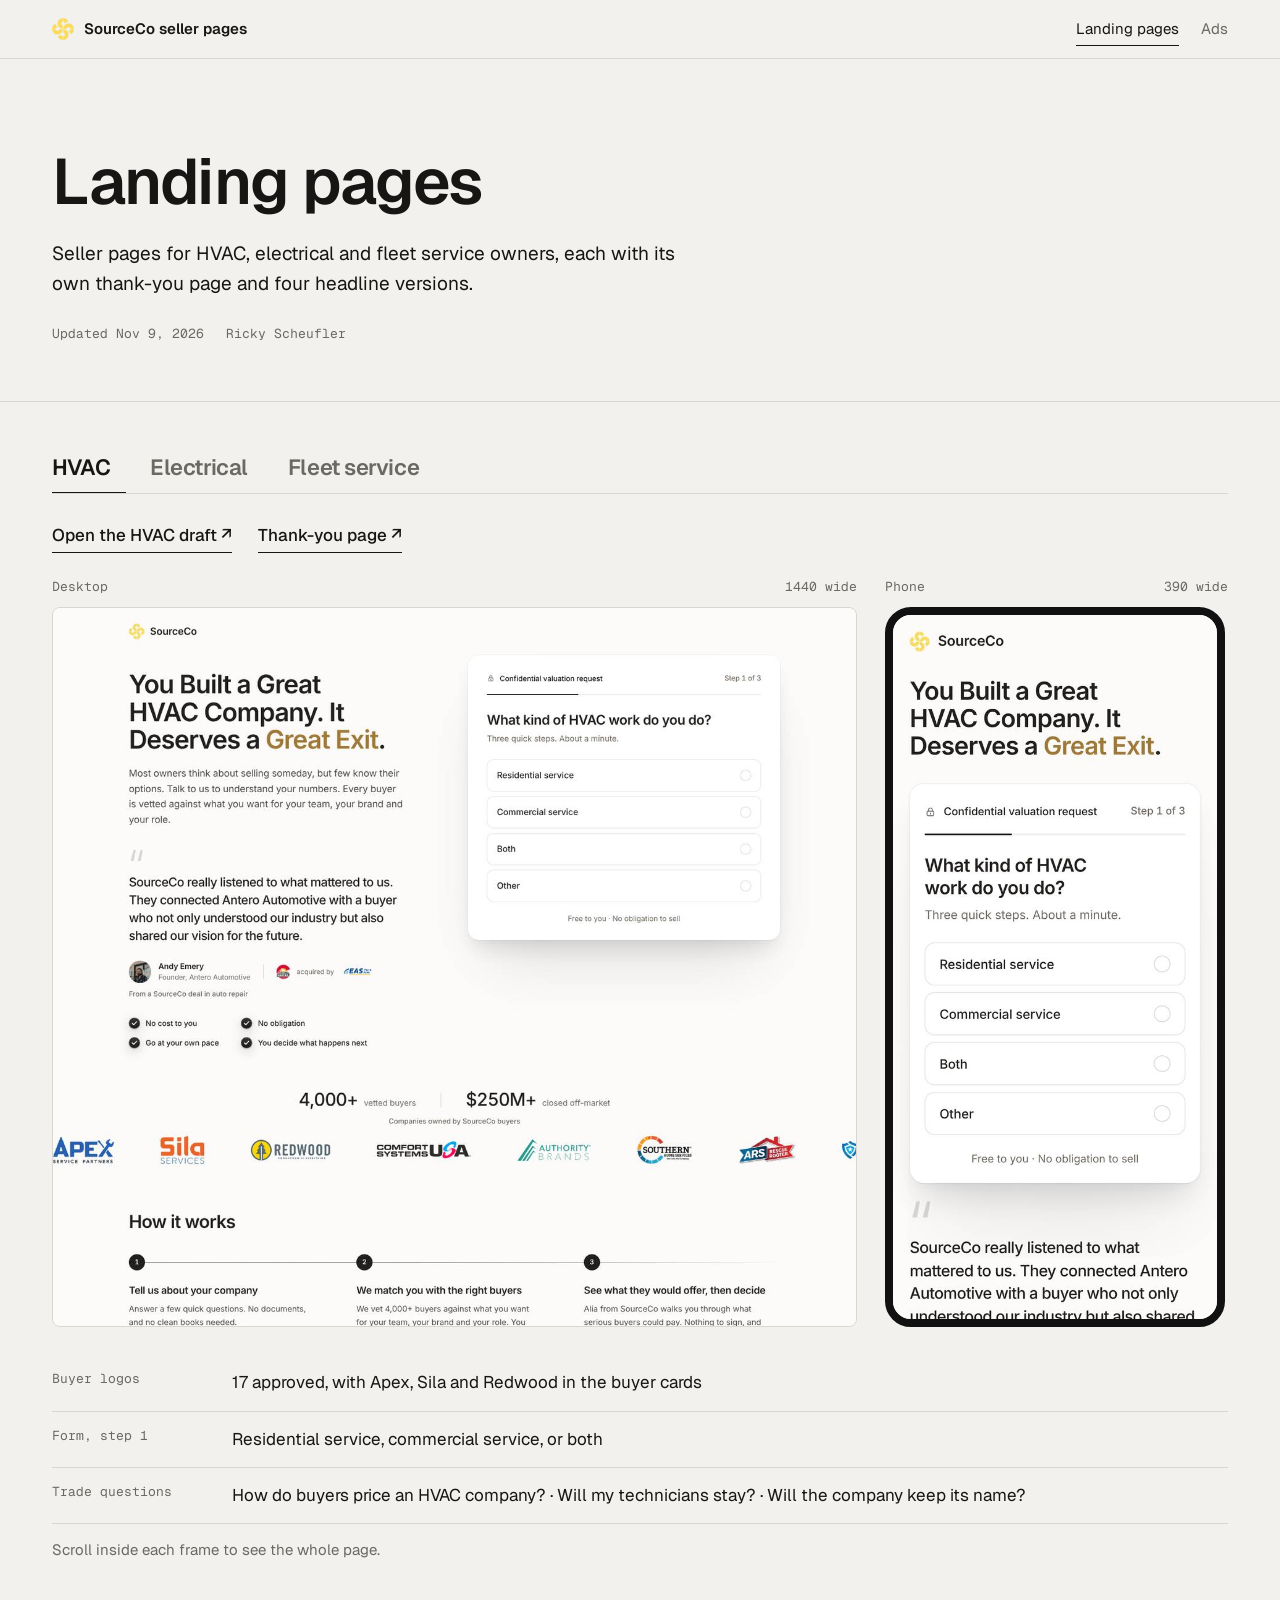
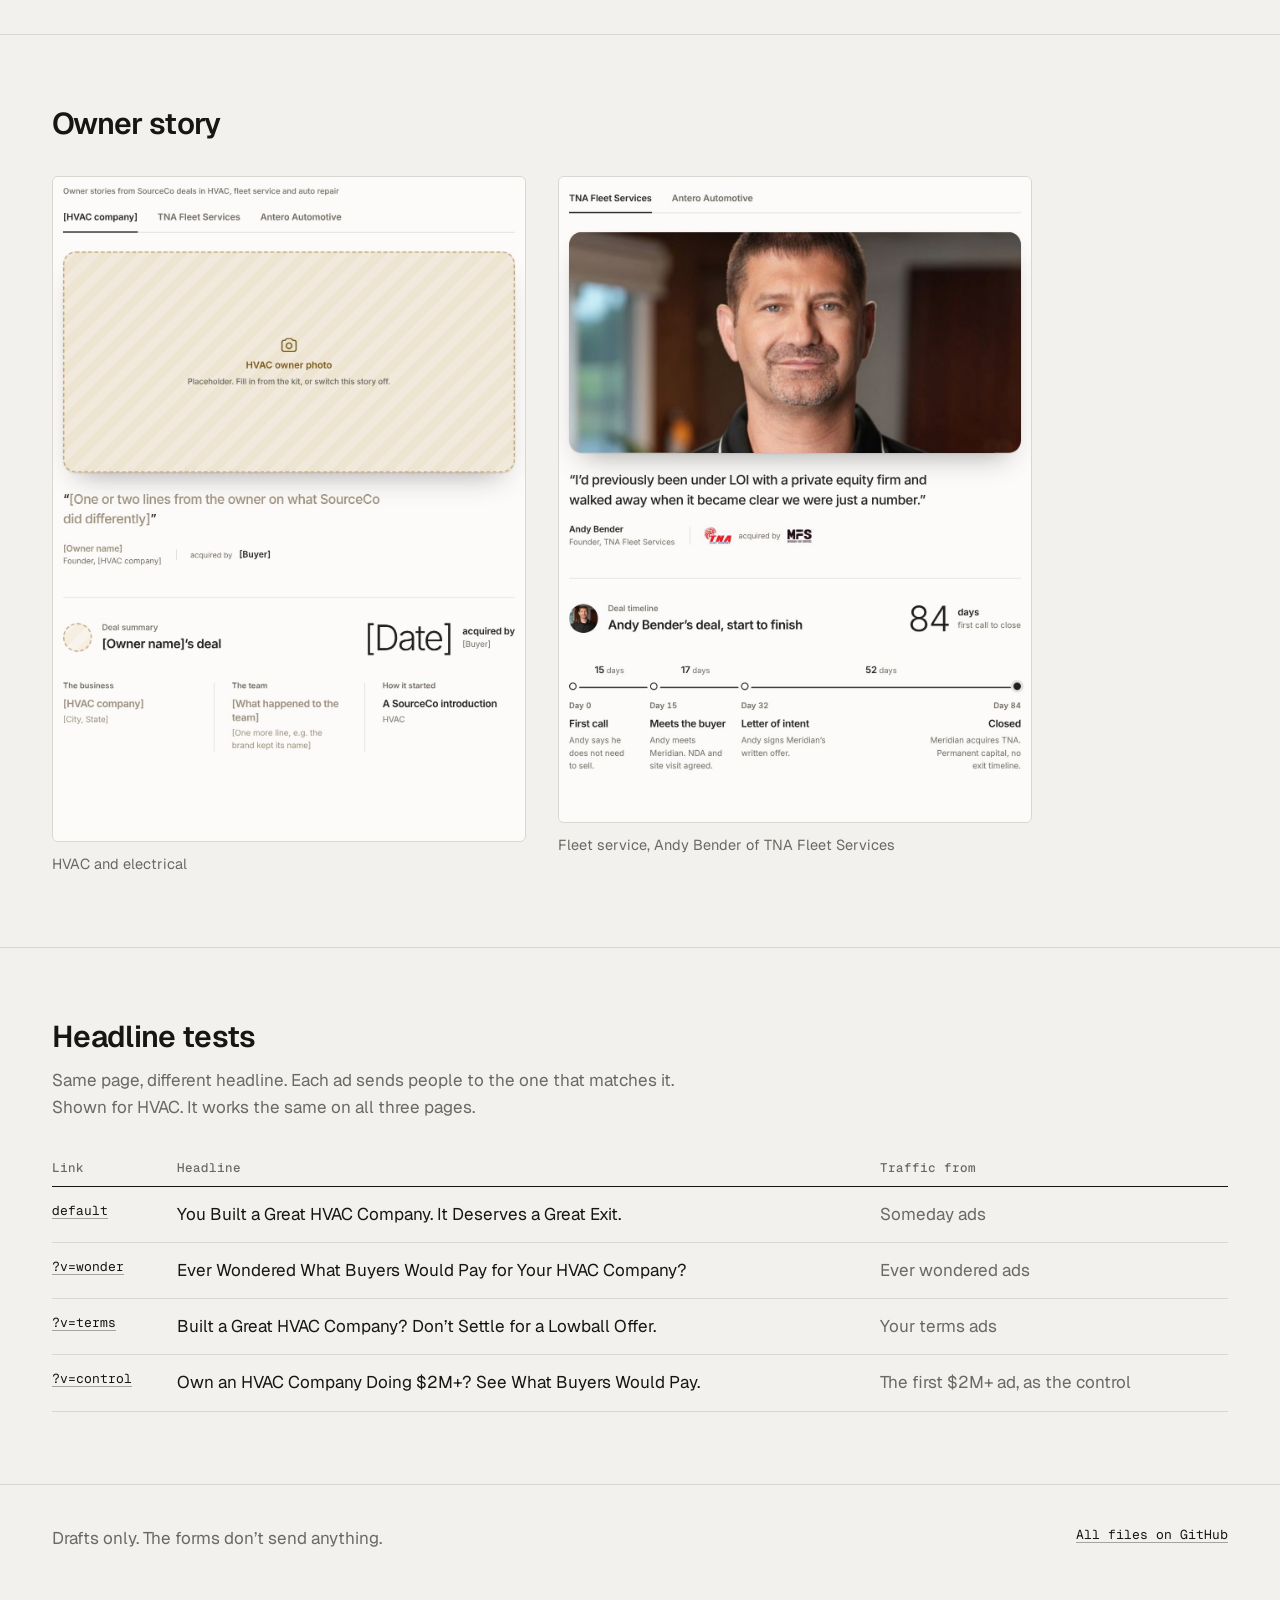
<file: index.html>
<!DOCTYPE html>
<html lang="en">
<head>
<meta charset="utf-8">
<meta name="viewport" content="width=device-width, initial-scale=1">
<title>SourceCo Landing Pages</title>
<meta name="description" content="Seller pages for HVAC, electrical and fleet service owners.">
<meta name="robots" content="noindex, nofollow">
<meta property="og:title" content="SourceCo landing pages, drafts">
<meta property="og:description" content="Seller pages for HVAC, electrical and fleet service owners.">
<meta property="og:image" content="https://r354306-cloud.github.io/sourceco-seller-pages/img/og.jpg">
<meta name="twitter:card" content="summary_large_image">
<link rel="icon" href="img/mark.png">
<link rel="preconnect" href="https://fonts.googleapis.com">
<link rel="preconnect" href="https://fonts.gstatic.com" crossorigin>
<link href="https://fonts.googleapis.com/css2?family=Geist:wght@400..700&family=Geist+Mono:wght@400..500&display=swap" rel="stylesheet">
<link rel="stylesheet" href="site.css">
</head>
<body>
<header class="top"><div class="wrap">
<a class="brand" href="index.html"><img src="img/mark.png" alt="" width="22" height="22">SourceCo seller pages</a>
<nav class="nav" aria-label="Pages"><a href="index.html" aria-current="page">Landing pages</a><a href="ads.html">Ads</a></nav>
</div></header>
<main>

<section class="head"><div class="wrap">
<h1>Landing pages</h1>
<div class="col">
<p>Seller pages for HVAC, electrical and fleet service owners, each with its own thank-you page and four headline versions.</p>
</div>
<div class="meta mono"><span>Updated Nov 9, 2026</span><span>Ricky Scheufler</span></div>
</div></section>

<section class="sec" style="padding-top:40px"><div class="wrap">
<div class="tabs" role="tablist" aria-label="Trade"><button type="button" role="tab" id="t-hvac" aria-controls="p-hvac" aria-selected="true">HVAC</button><button type="button" role="tab" id="t-electrical" aria-controls="p-electrical" aria-selected="false">Electrical</button><button type="button" role="tab" id="t-fleet" aria-controls="p-fleet" aria-selected="false">Fleet service</button></div>
<div class="panel" id="p-hvac" role="tabpanel" aria-labelledby="t-hvac">
<div class="pbar"><div class="links" style="margin-top:0"><a href="drafts/lp-hvac-preview.html">Open the HVAC draft ↗</a><a href="drafts/lp-hvac-thank-you-preview.html">Thank-you page ↗</a></div></div>
<div class="frames">
<div class="frame"><div class="lbl mono"><span>Desktop</span><span>1440 wide</span></div>
<div class="view" tabindex="0" aria-label="Full HVAC page on desktop, scrollable"><img src="img/full-hvac.jpg" width="1300" height="5035" alt="Full HVAC page on desktop"></div></div>
<div class="frame"><div class="lbl mono"><span>Phone</span><span>390 wide</span></div>
<div class="view phone" tabindex="0" aria-label="Full HVAC page on a phone, scrollable"><img src="img/mfull-hvac.jpg" width="560" height="8859" alt="Full HVAC page on a phone"></div></div>
</div>
<table class="tbl facts"><tbody>
<tr><td class="mono muted">Buyer logos</td><td>17 approved, with Apex, Sila and Redwood in the buyer cards</td></tr>
<tr><td class="mono muted">Form, step 1</td><td>Residential service, commercial service, or both</td></tr>
<tr><td class="mono muted">Trade questions</td><td>How do buyers price an HVAC company? · Will my technicians stay? · Will the company keep its name?</td></tr>
</tbody></table>
</div><div class="panel" id="p-electrical" role="tabpanel" aria-labelledby="t-electrical" hidden>
<div class="pbar"><div class="links" style="margin-top:0"><a href="drafts/lp-electrical-preview.html">Open the electrical draft ↗</a><a href="drafts/lp-electrical-thank-you-preview.html">Thank-you page ↗</a></div></div>
<div class="frames">
<div class="frame"><div class="lbl mono"><span>Desktop</span><span>1440 wide</span></div>
<div class="view" tabindex="0" aria-label="Full Electrical page on desktop, scrollable"><img src="img/full-electrical.jpg" width="1300" height="5035" alt="Full Electrical page on desktop" loading="lazy"></div></div>
<div class="frame"><div class="lbl mono"><span>Phone</span><span>390 wide</span></div>
<div class="view phone" tabindex="0" aria-label="Full Electrical page on a phone, scrollable"><img src="img/mfull-electrical.jpg" width="560" height="8890" alt="Full Electrical page on a phone" loading="lazy"></div></div>
</div>
<table class="tbl facts"><tbody>
<tr><td class="mono muted">Buyer logos</td><td>14 approved, with Apex, ArchKey and MKD in the buyer cards</td></tr>
<tr><td class="mono muted">Form, step 1</td><td>Residential service, commercial and industrial, or both</td></tr>
<tr><td class="mono muted">Trade questions</td><td>How do buyers price an electrical company? · Will my electricians stay? · I hold the master license. What happens when I sell?</td></tr>
</tbody></table>
</div><div class="panel" id="p-fleet" role="tabpanel" aria-labelledby="t-fleet" hidden>
<div class="pbar"><div class="links" style="margin-top:0"><a href="drafts/lp-fleet-service-preview.html">Open the fleet draft ↗</a><a href="drafts/lp-fleet-service-thank-you-preview.html">Thank-you page ↗</a></div></div>
<div class="frames">
<div class="frame"><div class="lbl mono"><span>Desktop</span><span>1440 wide</span></div>
<div class="view" tabindex="0" aria-label="Full Fleet service page on desktop, scrollable"><img src="img/full-fleet.jpg" width="1300" height="5007" alt="Full Fleet service page on desktop" loading="lazy"></div></div>
<div class="frame"><div class="lbl mono"><span>Phone</span><span>390 wide</span></div>
<div class="view phone" tabindex="0" aria-label="Full Fleet service page on a phone, scrollable"><img src="img/mfull-fleet.jpg" width="560" height="8799" alt="Full Fleet service page on a phone" loading="lazy"></div></div>
</div>
<table class="tbl facts"><tbody>
<tr><td class="mono muted">Buyer logos</td><td>12 approved, with Meridian, Amerit and True North in the buyer cards</td></tr>
<tr><td class="mono muted">Form, step 1</td><td>Mobile fleet repair, shop-based, or both</td></tr>
<tr><td class="mono muted">Trade questions</td><td>How do buyers price a fleet service business? · Will my technicians stay? · Will my customers notice a change?</td></tr>
</tbody></table>
</div>
<p class="hint">Scroll inside each frame to see the whole page.</p>
</div></section>



<section class="sec"><div class="wrap">
<h2>Owner story</h2>
<div class="pair two">
<figure><img class="shot" data-zoom src="img/story-hvac.jpg" width="1128" height="1587" alt="Owner story section on the HVAC page" loading="lazy"><figcaption>HVAC and electrical</figcaption></figure>
<figure><img class="shot" data-zoom src="img/story-fleet.jpg" width="1128" height="1542" alt="Andy Bender’s story on the fleet page" loading="lazy"><figcaption>Fleet service, Andy Bender of TNA Fleet Services</figcaption></figure>
</div>
</div>
</div></section>

<section class="sec"><div class="wrap">
<h2>Headline tests</h2>
<p class="lead">Same page, different headline. Each ad sends people to the one that matches it. Shown for HVAC. It works the same on all three pages.</p>
<div class="tbl-wrap"><table class="tbl">
<thead><tr><th>Link</th><th>Headline</th><th>Traffic from</th></tr></thead>
<tbody><tr><td class="mono"><a href="drafts/lp-hvac-preview.html">default</a></td><td>You Built a Great HVAC Company. It Deserves a Great Exit.</td><td class="muted">Someday ads</td></tr><tr><td class="mono"><a href="drafts/lp-hvac-preview.html?v=wonder">?v=wonder</a></td><td>Ever Wondered What Buyers Would Pay for Your HVAC Company?</td><td class="muted">Ever wondered ads</td></tr><tr><td class="mono"><a href="drafts/lp-hvac-preview.html?v=terms">?v=terms</a></td><td>Built a Great HVAC Company? Don’t Settle for a Lowball Offer.</td><td class="muted">Your terms ads</td></tr><tr><td class="mono"><a href="drafts/lp-hvac-preview.html?v=control">?v=control</a></td><td>Own an HVAC Company Doing $2M+? See What Buyers Would Pay.</td><td class="muted">The first $2M+ ad, as the control</td></tr></tbody>
</table></div>
</div></section>



</main>
<footer class="foot"><div class="wrap">
<span>Drafts only. The forms don’t send anything.</span>
<span class="mono"><a href="https://github.com/r354306-cloud/sourceco-seller-pages">All files on GitHub</a></span>
</div></footer>
<script src="site.js"></script>
</body>
</html>
</file>
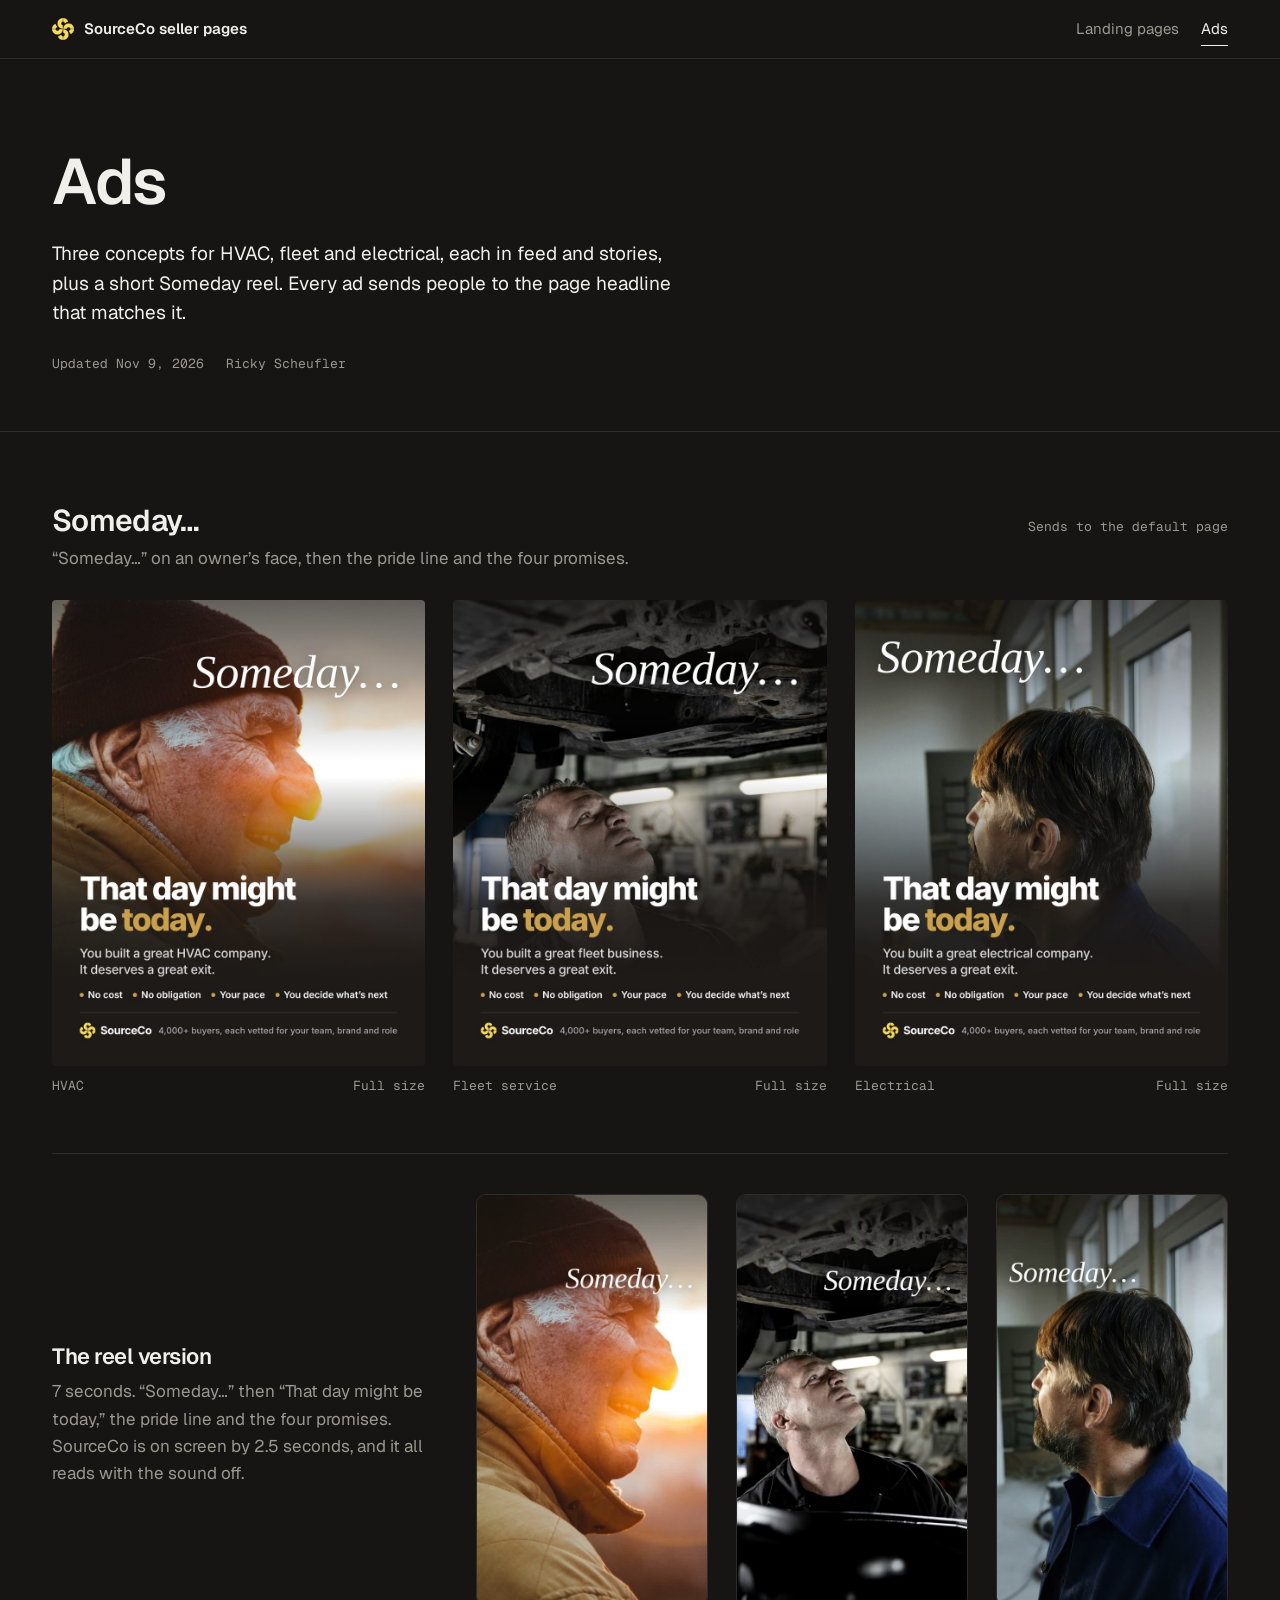
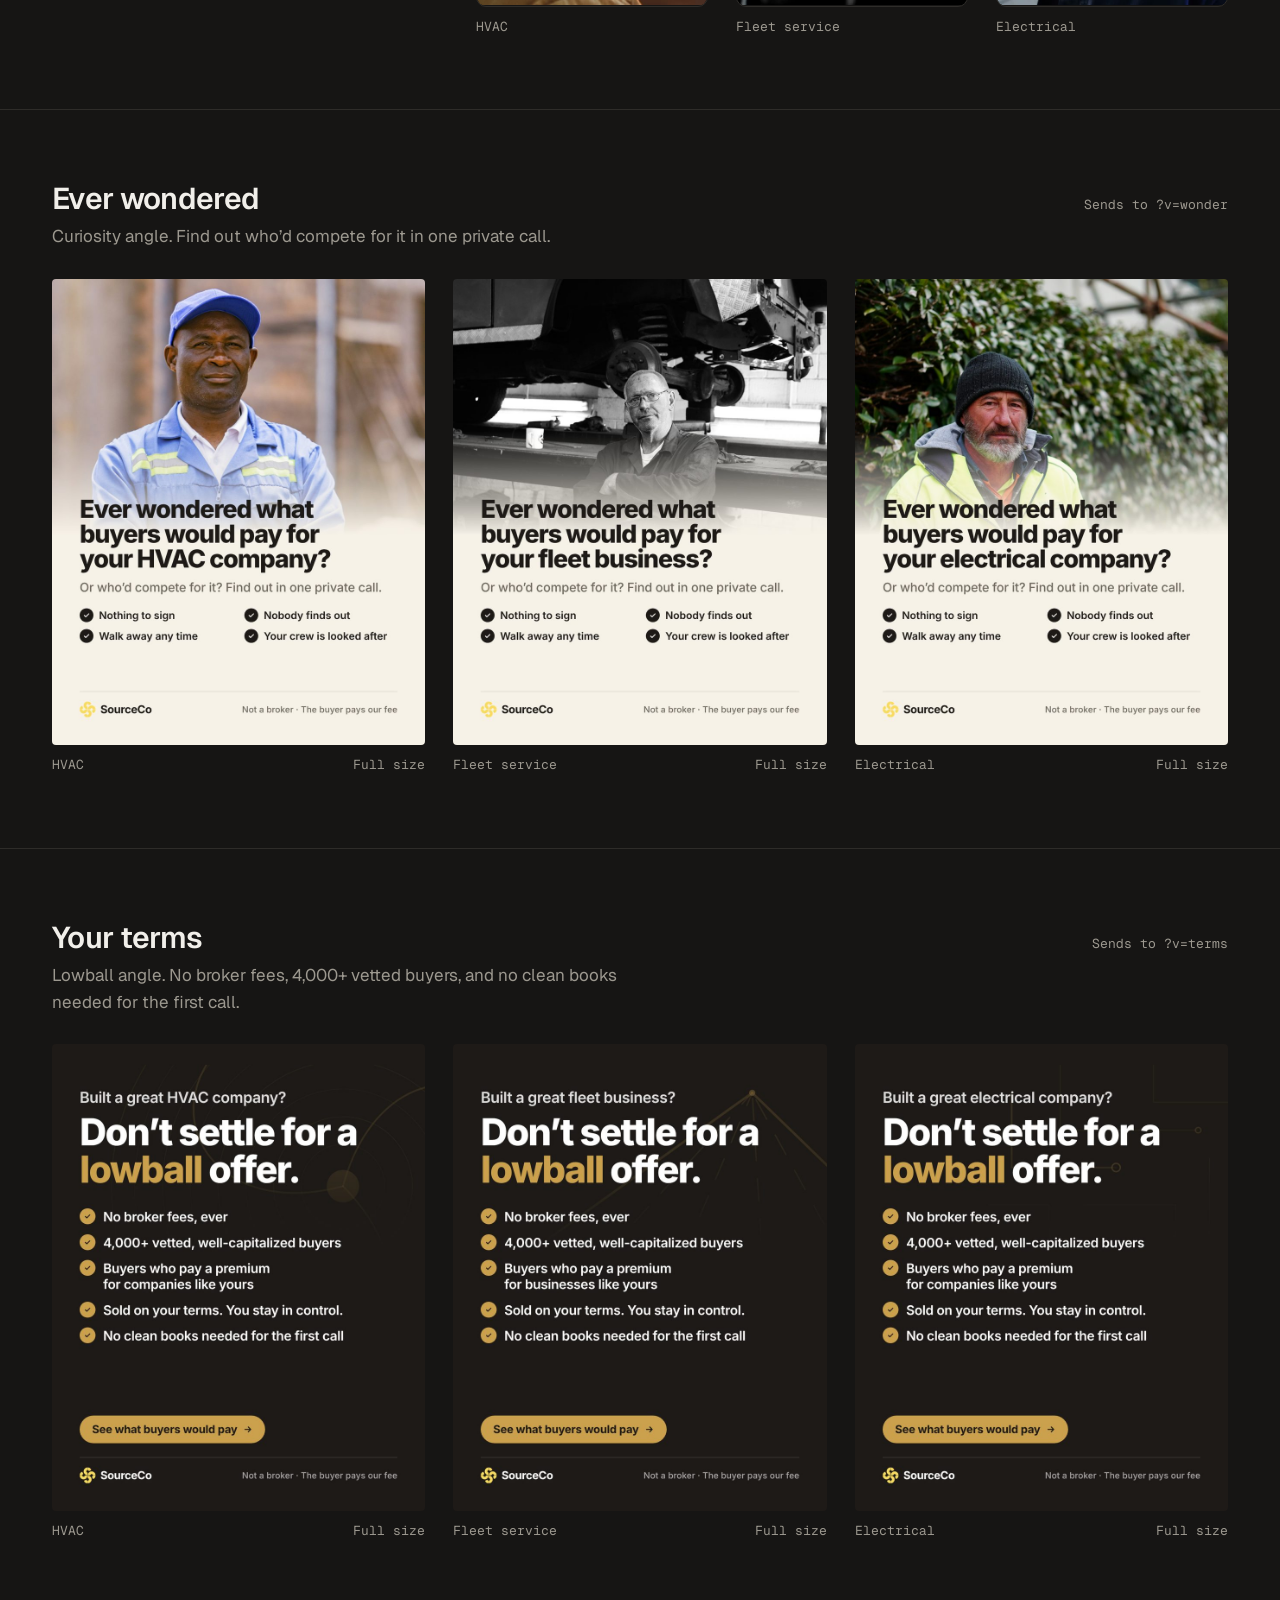
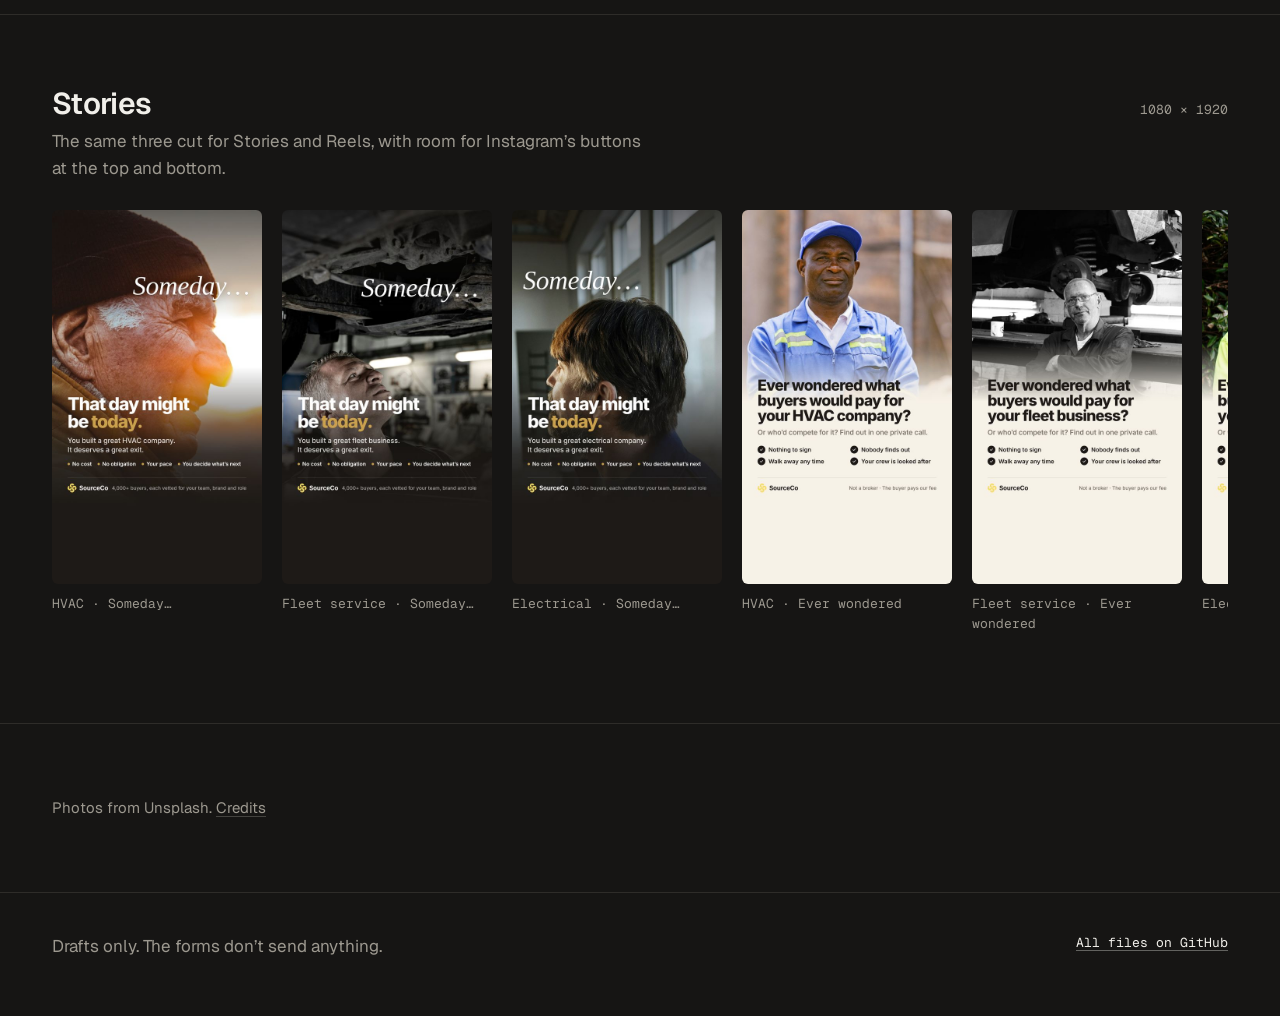
<file: ads.html>
<!DOCTYPE html>
<html lang="en">
<head>
<meta charset="utf-8">
<meta name="viewport" content="width=device-width, initial-scale=1">
<title>SourceCo Ads</title>
<meta name="description" content="Someday, Ever wondered and Your terms, for HVAC, fleet and electrical.">
<meta name="robots" content="noindex, nofollow">
<meta property="og:title" content="SourceCo ads, drafts">
<meta property="og:description" content="Someday, Ever wondered and Your terms, for HVAC, fleet and electrical.">
<meta property="og:image" content="https://r354306-cloud.github.io/sourceco-seller-pages/img/og.jpg">
<meta name="twitter:card" content="summary_large_image">
<link rel="icon" href="img/mark.png">
<link rel="preconnect" href="https://fonts.googleapis.com">
<link rel="preconnect" href="https://fonts.gstatic.com" crossorigin>
<link href="https://fonts.googleapis.com/css2?family=Geist:wght@400..700&family=Geist+Mono:wght@400..500&display=swap" rel="stylesheet">
<link rel="stylesheet" href="site.css">
</head>
<body class="dark">
<header class="top"><div class="wrap">
<a class="brand" href="index.html"><img src="img/mark.png" alt="" width="22" height="22">SourceCo seller pages</a>
<nav class="nav" aria-label="Pages"><a href="index.html">Landing pages</a><a href="ads.html" aria-current="page">Ads</a></nav>
</div></header>
<main>

<section class="head"><div class="wrap">
<h1>Ads</h1>
<div class="col"><p>Three concepts for HVAC, fleet and electrical, each in feed and stories, plus a short Someday reel. Every ad sends people to the page headline that matches it.</p></div>
<div class="meta mono"><span>Updated Nov 9, 2026</span><span>Ricky Scheufler</span></div>
</div></section>
<section class="concept"><div class="wrap">
<div class="ch"><div><h2>Someday…</h2><p>“Someday…” on an owner’s face, then the pride line and the four promises.</p></div><span class="mono muted">Sends to the default page</span></div>
<div class="three"><figure class="ad"><img data-zoom data-full="ads/feed/sourceco-hvac-D-someday-4x5.png" src="ads/web/hvac-D.jpg" width="864" height="1080" alt="Someday… ad, HVAC" loading="lazy">
<figcaption class="cap mono"><span>HVAC</span><a href="ads/feed/sourceco-hvac-D-someday-4x5.png">Full size</a></figcaption></figure><figure class="ad"><img data-zoom data-full="ads/feed/sourceco-fleet-D-someday-4x5.png" src="ads/web/fleet-D.jpg" width="864" height="1080" alt="Someday… ad, Fleet service" loading="lazy">
<figcaption class="cap mono"><span>Fleet service</span><a href="ads/feed/sourceco-fleet-D-someday-4x5.png">Full size</a></figcaption></figure><figure class="ad"><img data-zoom data-full="ads/feed/sourceco-electrical-D-someday-4x5.png" src="ads/web/electrical-D.jpg" width="864" height="1080" alt="Someday… ad, Electrical" loading="lazy">
<figcaption class="cap mono"><span>Electrical</span><a href="ads/feed/sourceco-electrical-D-someday-4x5.png">Full size</a></figcaption></figure></div><div class="reelrow">
<div><h3>The reel version</h3><p class="muted" style="margin-top:10px">7 seconds. “Someday…” then “That day might be today,” the pride line and the four promises. SourceCo is on screen by 2.5 seconds, and it all reads with the sound off.</p></div>
<div class="reels"><figure><video data-auto muted loop playsinline preload="metadata" title="Click to play or pause" poster="video/poster-hvac.jpg" src="video/sourceco-hvac-someday-reel.mp4"></video><figcaption class="mono">HVAC</figcaption></figure><figure><video data-auto muted loop playsinline preload="metadata" title="Click to play or pause" poster="video/poster-fleet.jpg" src="video/sourceco-fleet-someday-reel.mp4"></video><figcaption class="mono">Fleet service</figcaption></figure><figure><video data-auto muted loop playsinline preload="metadata" title="Click to play or pause" poster="video/poster-electrical.jpg" src="video/sourceco-electrical-someday-reel.mp4"></video><figcaption class="mono">Electrical</figcaption></figure></div>
</div>
</div></section>
<section class="concept"><div class="wrap">
<div class="ch"><div><h2>Ever wondered</h2><p>Curiosity angle. Find out who’d compete for it in one private call.</p></div><span class="mono muted">Sends to ?v=wonder</span></div>
<div class="three"><figure class="ad"><img data-zoom data-full="ads/feed/sourceco-hvac-E-wondered-4x5.png" src="ads/web/hvac-E.jpg" width="864" height="1080" alt="Ever wondered ad, HVAC" loading="lazy">
<figcaption class="cap mono"><span>HVAC</span><a href="ads/feed/sourceco-hvac-E-wondered-4x5.png">Full size</a></figcaption></figure><figure class="ad"><img data-zoom data-full="ads/feed/sourceco-fleet-E-wondered-4x5.png" src="ads/web/fleet-E.jpg" width="864" height="1080" alt="Ever wondered ad, Fleet service" loading="lazy">
<figcaption class="cap mono"><span>Fleet service</span><a href="ads/feed/sourceco-fleet-E-wondered-4x5.png">Full size</a></figcaption></figure><figure class="ad"><img data-zoom data-full="ads/feed/sourceco-electrical-E-wondered-4x5.png" src="ads/web/electrical-E.jpg" width="864" height="1080" alt="Ever wondered ad, Electrical" loading="lazy">
<figcaption class="cap mono"><span>Electrical</span><a href="ads/feed/sourceco-electrical-E-wondered-4x5.png">Full size</a></figcaption></figure></div>
</div></section>
<section class="concept"><div class="wrap">
<div class="ch"><div><h2>Your terms</h2><p>Lowball angle. No broker fees, 4,000+ vetted buyers, and no clean books needed for the first call.</p></div><span class="mono muted">Sends to ?v=terms</span></div>
<div class="three"><figure class="ad"><img data-zoom data-full="ads/feed/sourceco-hvac-F-your-terms-4x5.png" src="ads/web/hvac-F.jpg" width="864" height="1080" alt="Your terms ad, HVAC" loading="lazy">
<figcaption class="cap mono"><span>HVAC</span><a href="ads/feed/sourceco-hvac-F-your-terms-4x5.png">Full size</a></figcaption></figure><figure class="ad"><img data-zoom data-full="ads/feed/sourceco-fleet-F-your-terms-4x5.png" src="ads/web/fleet-F.jpg" width="864" height="1080" alt="Your terms ad, Fleet service" loading="lazy">
<figcaption class="cap mono"><span>Fleet service</span><a href="ads/feed/sourceco-fleet-F-your-terms-4x5.png">Full size</a></figcaption></figure><figure class="ad"><img data-zoom data-full="ads/feed/sourceco-electrical-F-your-terms-4x5.png" src="ads/web/electrical-F.jpg" width="864" height="1080" alt="Your terms ad, Electrical" loading="lazy">
<figcaption class="cap mono"><span>Electrical</span><a href="ads/feed/sourceco-electrical-F-your-terms-4x5.png">Full size</a></figcaption></figure></div>
</div></section>
<section class="concept"><div class="wrap">
<div class="ch"><div><h2>Stories</h2><p>The same three cut for Stories and Reels, with room for Instagram’s buttons at the top and bottom.</p></div><span class="mono muted">1080 × 1920</span></div>
<div class="strip"><figure><img data-zoom data-full="ads/stories/sourceco-hvac-D-someday-9x16.png" src="ads/web/hvac-D-story.jpg" width="540" height="960" alt="Someday… story ad, HVAC" loading="lazy"><figcaption class="mono">HVAC · Someday…</figcaption></figure><figure><img data-zoom data-full="ads/stories/sourceco-fleet-D-someday-9x16.png" src="ads/web/fleet-D-story.jpg" width="540" height="960" alt="Someday… story ad, Fleet service" loading="lazy"><figcaption class="mono">Fleet service · Someday…</figcaption></figure><figure><img data-zoom data-full="ads/stories/sourceco-electrical-D-someday-9x16.png" src="ads/web/electrical-D-story.jpg" width="540" height="960" alt="Someday… story ad, Electrical" loading="lazy"><figcaption class="mono">Electrical · Someday…</figcaption></figure><figure><img data-zoom data-full="ads/stories/sourceco-hvac-E-wondered-9x16.png" src="ads/web/hvac-E-story.jpg" width="540" height="960" alt="Ever wondered story ad, HVAC" loading="lazy"><figcaption class="mono">HVAC · Ever wondered</figcaption></figure><figure><img data-zoom data-full="ads/stories/sourceco-fleet-E-wondered-9x16.png" src="ads/web/fleet-E-story.jpg" width="540" height="960" alt="Ever wondered story ad, Fleet service" loading="lazy"><figcaption class="mono">Fleet service · Ever wondered</figcaption></figure><figure><img data-zoom data-full="ads/stories/sourceco-electrical-E-wondered-9x16.png" src="ads/web/electrical-E-story.jpg" width="540" height="960" alt="Ever wondered story ad, Electrical" loading="lazy"><figcaption class="mono">Electrical · Ever wondered</figcaption></figure><figure><img data-zoom data-full="ads/stories/sourceco-hvac-F-your-terms-9x16.png" src="ads/web/hvac-F-story.jpg" width="540" height="960" alt="Your terms story ad, HVAC" loading="lazy"><figcaption class="mono">HVAC · Your terms</figcaption></figure><figure><img data-zoom data-full="ads/stories/sourceco-fleet-F-your-terms-9x16.png" src="ads/web/fleet-F-story.jpg" width="540" height="960" alt="Your terms story ad, Fleet service" loading="lazy"><figcaption class="mono">Fleet service · Your terms</figcaption></figure><figure><img data-zoom data-full="ads/stories/sourceco-electrical-F-your-terms-9x16.png" src="ads/web/electrical-F-story.jpg" width="540" height="960" alt="Your terms story ad, Electrical" loading="lazy"><figcaption class="mono">Electrical · Your terms</figcaption></figure></div>
</div></section>
<section class="concept"><div class="wrap">
<p class="small">Photos from Unsplash. <a href="ads/PHOTO_CREDITS.txt">Credits</a></p>
</div></section>

</main>
<footer class="foot"><div class="wrap">
<span>Drafts only. The forms don’t send anything.</span>
<span class="mono"><a href="https://github.com/r354306-cloud/sourceco-seller-pages">All files on GitHub</a></span>
</div></footer>
<script src="site.js"></script>
</body>
</html>
</file>
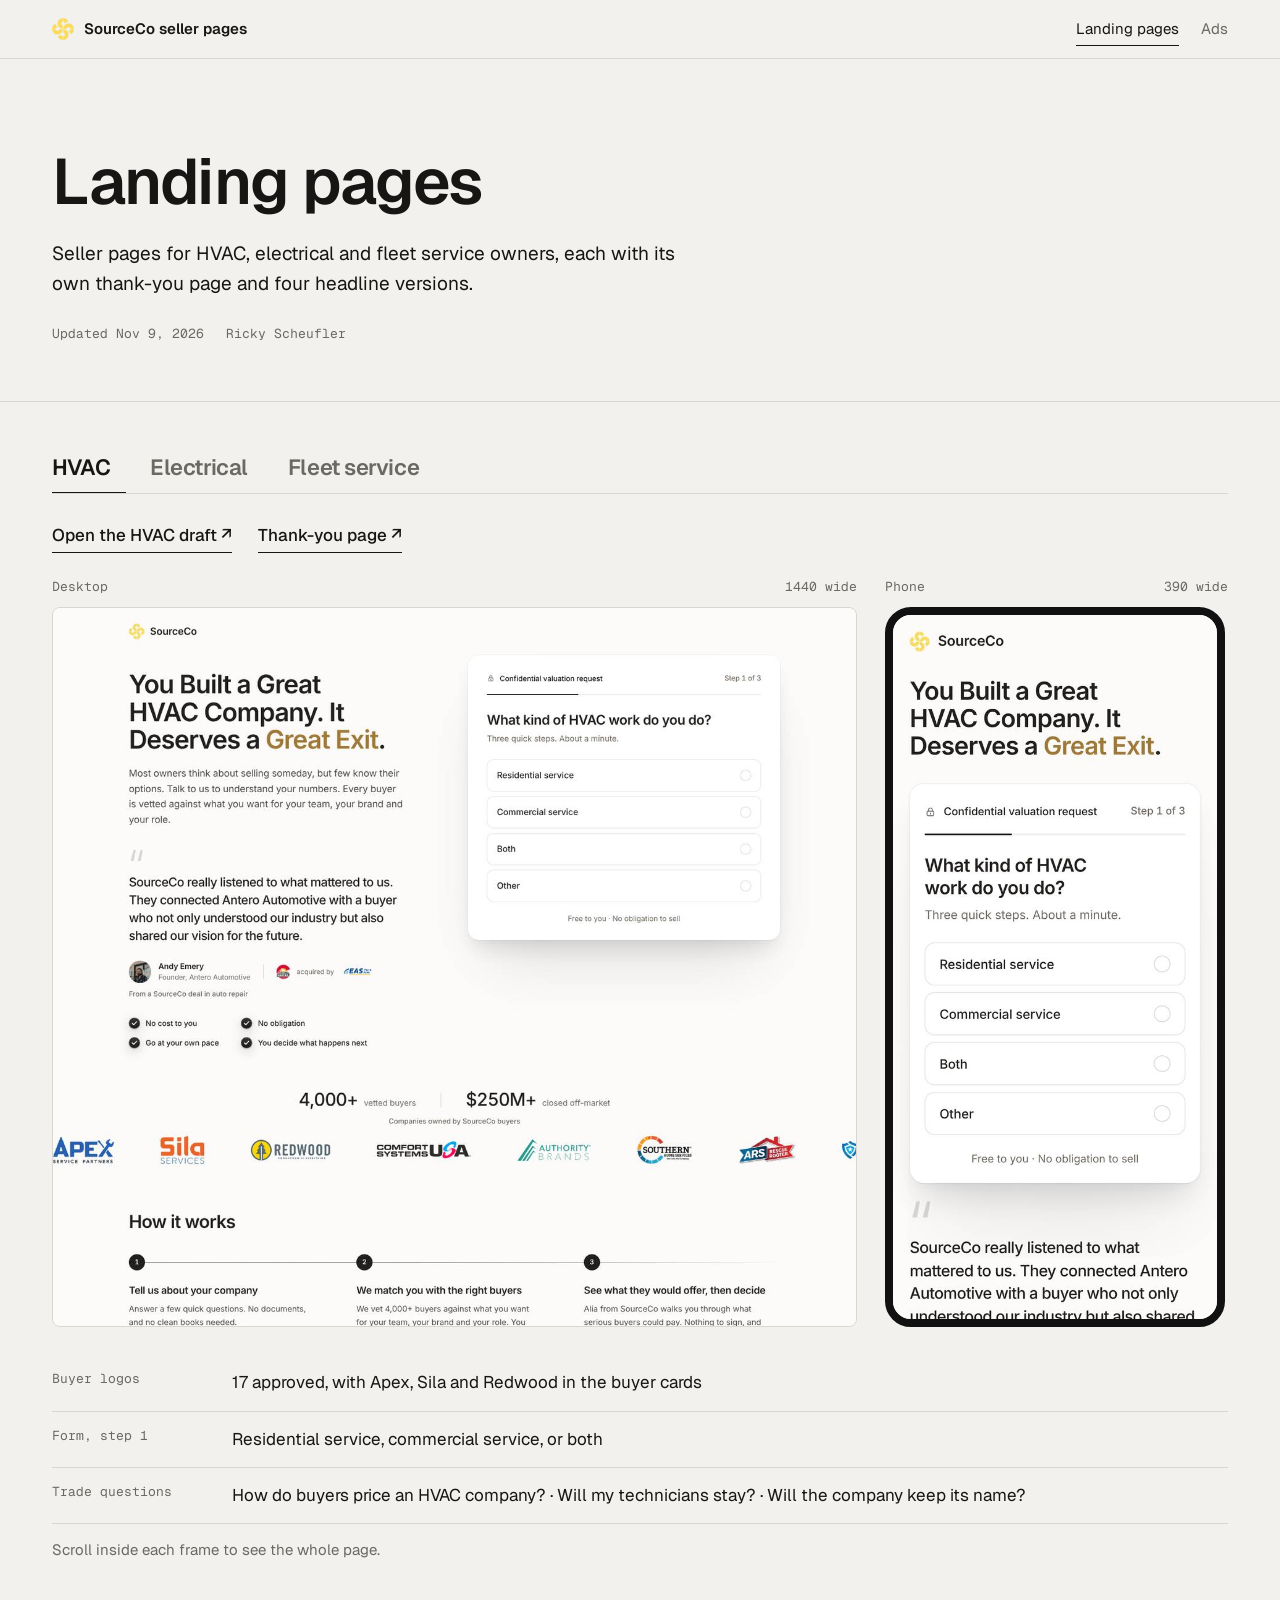
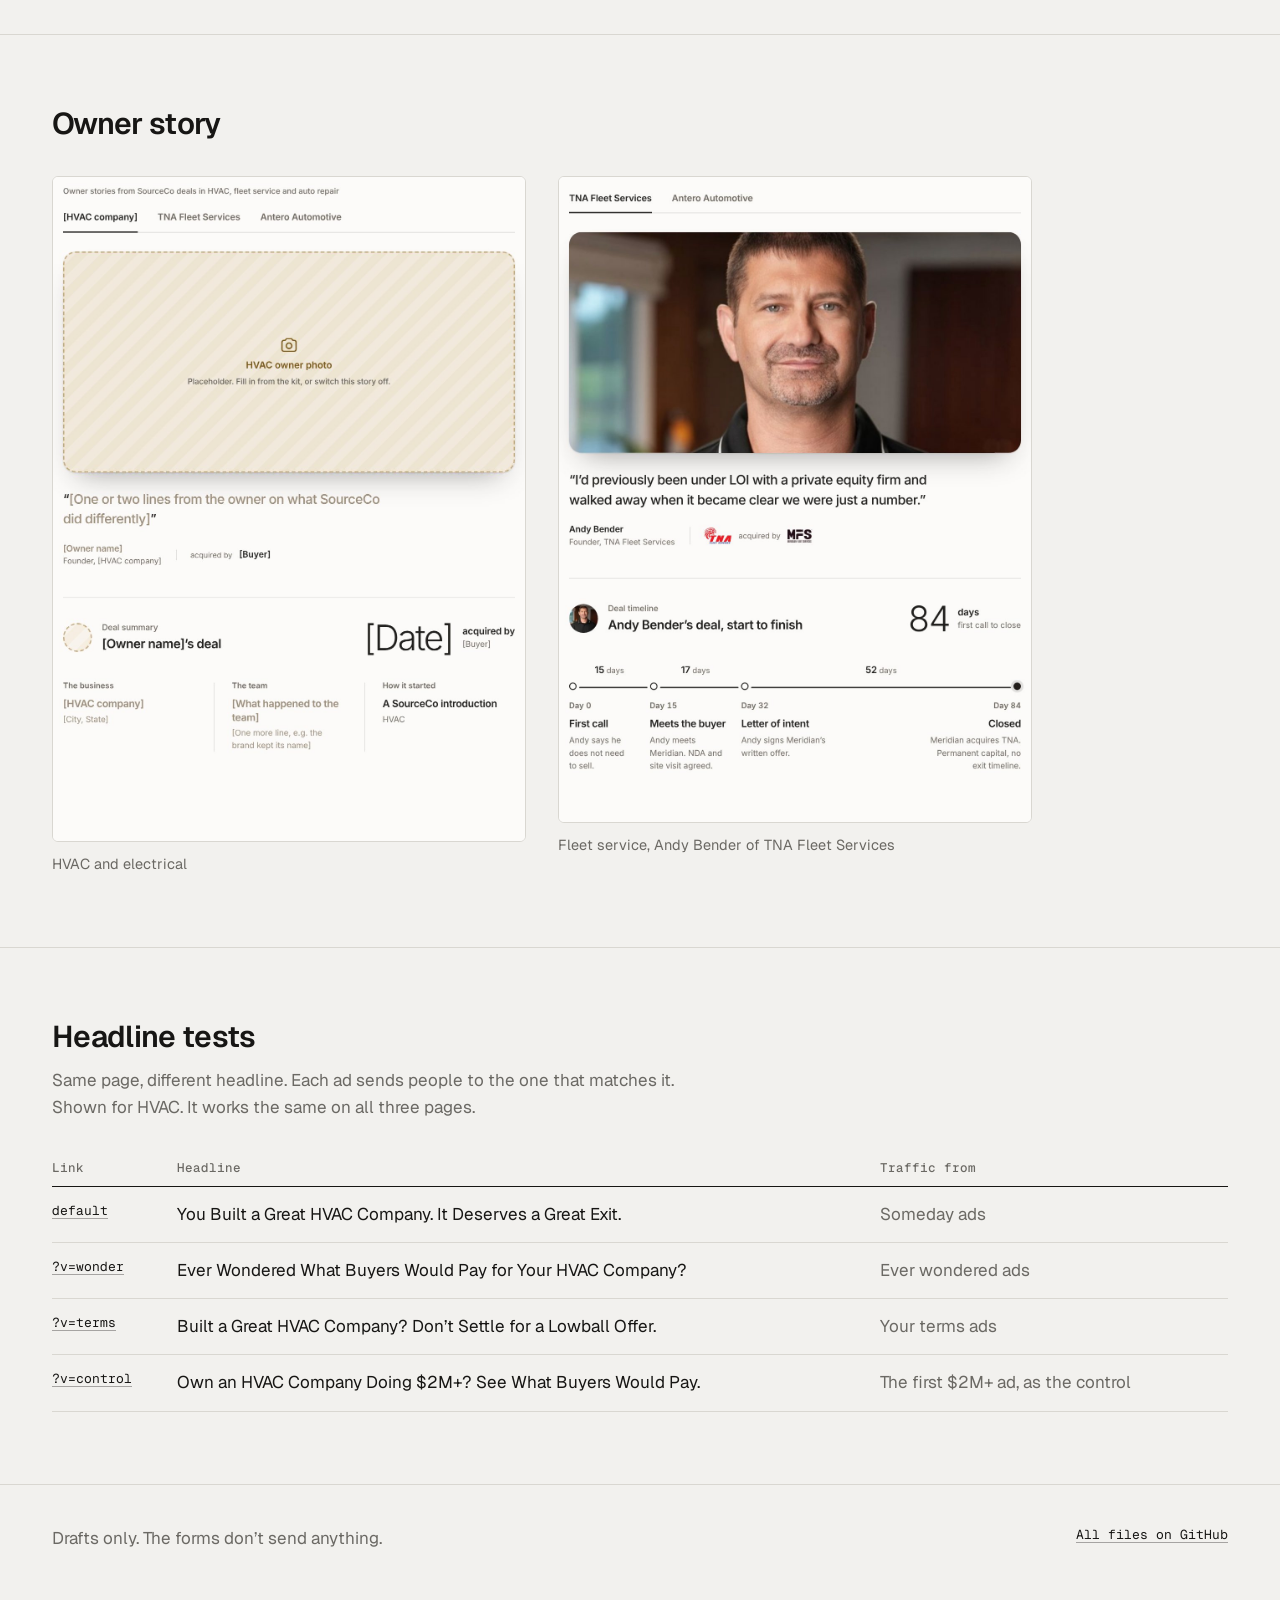
<file: electrical.html>
<!DOCTYPE html><html lang="en"><head><meta charset="utf-8"><meta name="robots" content="noindex, nofollow"><title>Landing pages</title>
<meta http-equiv="refresh" content="0; url=index.html"><link rel="canonical" href="index.html"></head><body><a href="index.html">Landing pages</a></body></html>
</file>
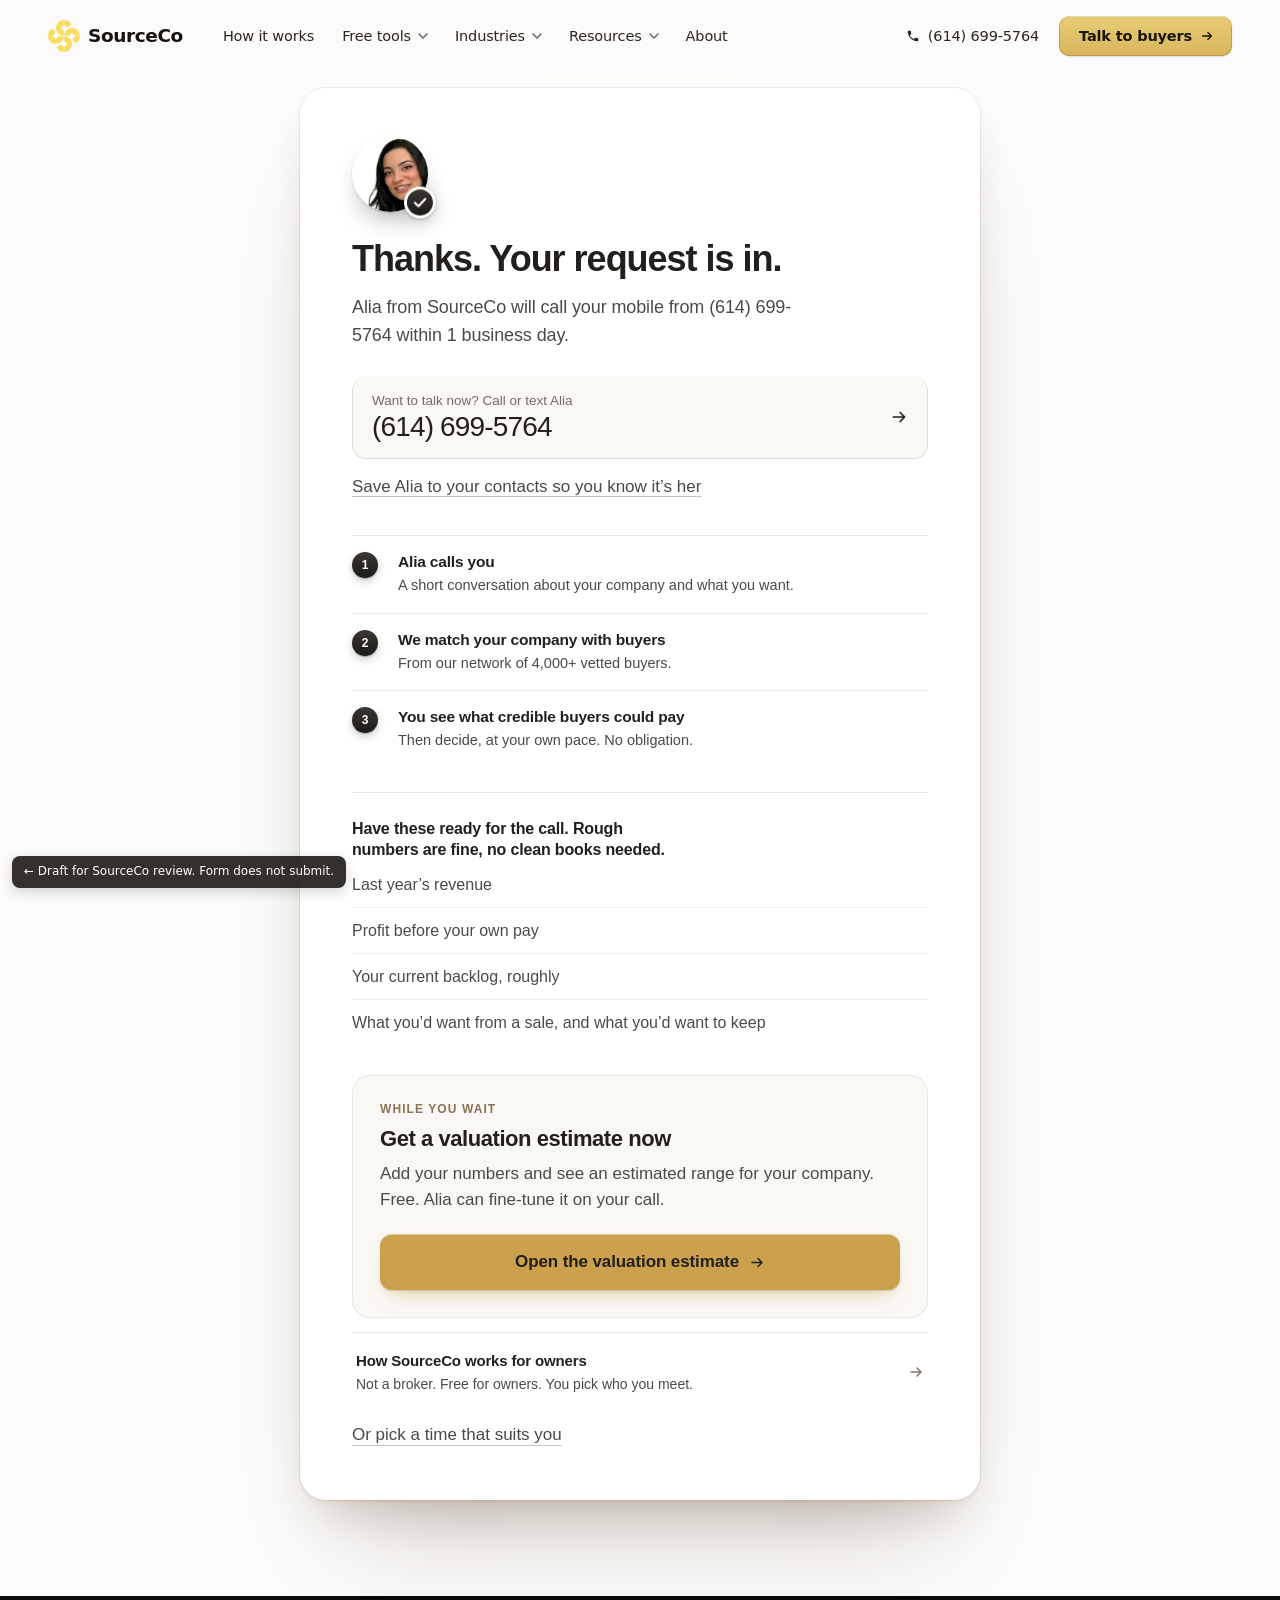
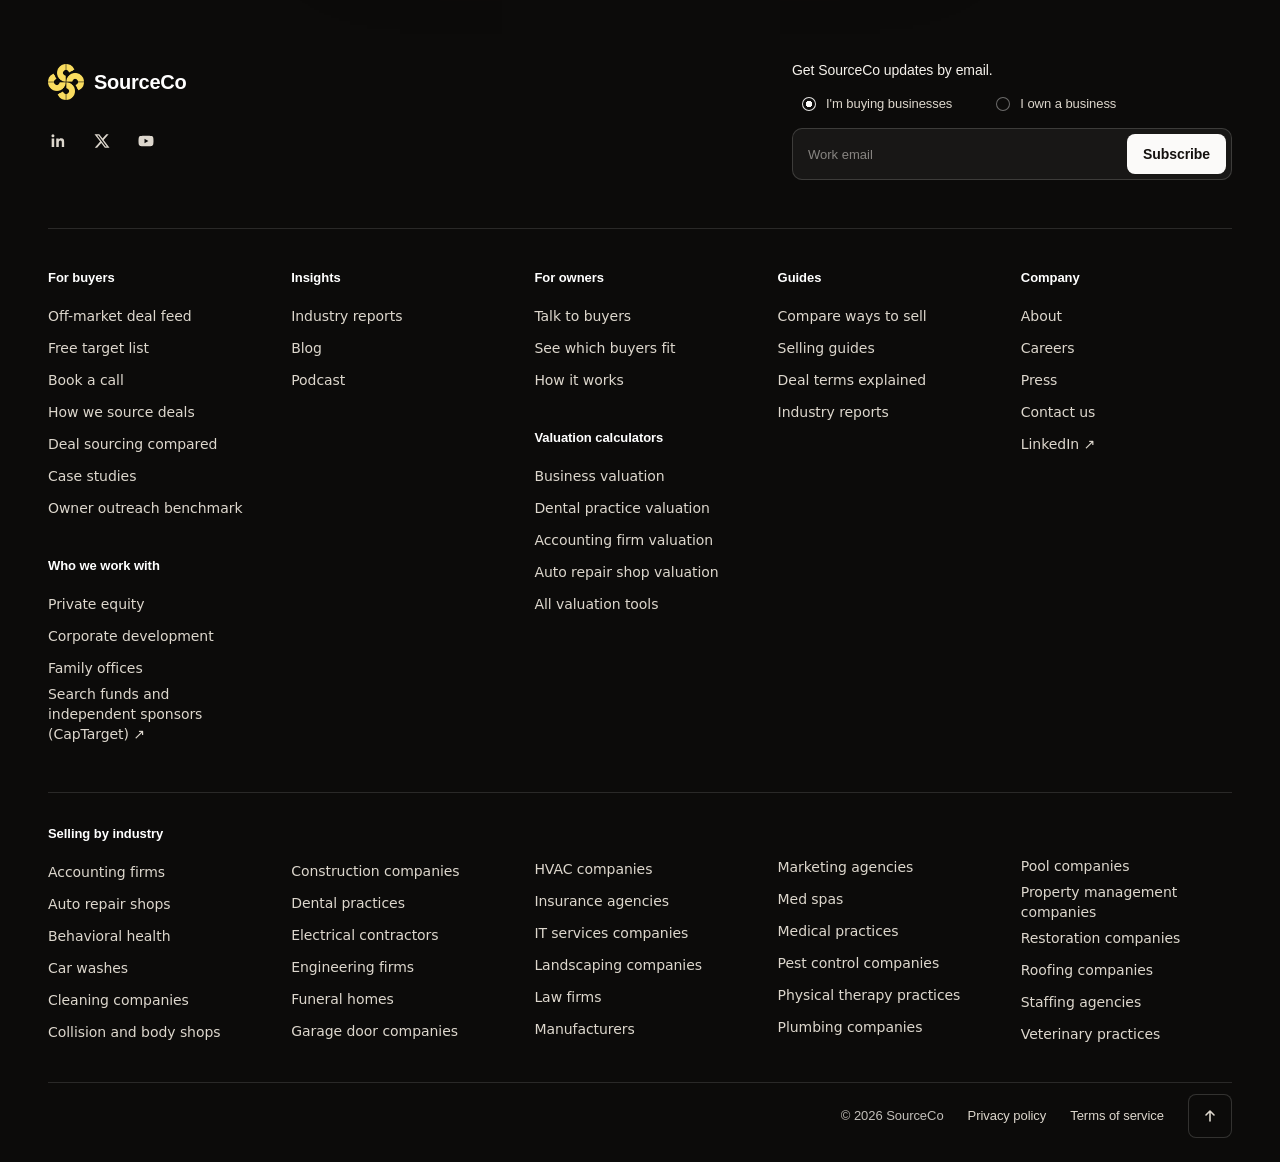
<file: drafts/lp-electrical-thank-you-preview.html>
<!DOCTYPE html><html lang="en-US"><head><meta charset="utf-8"/><title>Your request is in | SourceCo</title><meta content="" name="description"/><meta content="width=device-width, initial-scale=1" name="viewport"/><style id="wfshared">html { text-size-adjust: 100%; font-family: sans-serif; }
body { margin: 0px; }
article, aside, details, figcaption, figure, footer, header, hgroup, main, menu, nav, section, summary { display: block; }
[hidden], template { display: none; }
a { background-color: rgba(0, 0, 0, 0); }
a:active, a:hover { outline: 0px; }
b, strong { font-weight: bold; }
h1 { margin: 0.67em 0px; font-size: 2em; }
small { font-size: 80%; }
img { border: 0px; }
svg:not(:root) { overflow: hidden; }
button, input, optgroup, select, textarea { color: inherit; font: inherit; margin: 0px; }
button { overflow: visible; }
button, select { text-transform: none; }
button, html input[type="button"], input[type="reset"] { appearance: button; cursor: pointer; }
input { line-height: normal; }
input[type="checkbox"], input[type="radio"] { box-sizing: border-box; padding: 0px; }
@font-face { font-family: webflow-icons; src: url("[data-uri]") format("truetype"); font-weight: normal; font-style: normal; }
[class^="w-icon-"], [class*=" w-icon-"] { speak: none; font-variant: normal; text-transform: none; -webkit-font-smoothing: antialiased; font-style: normal; font-weight: normal; line-height: 1; font-family: webflow-icons !important; }
.w-icon-nav-menu::before { content: ""; }
* { box-sizing: border-box; }
html { height: 100%; }
body { color: rgb(51, 51, 51); background-color: rgb(255, 255, 255); min-height: 100%; margin: 0px; font-family: Arial, sans-serif; font-size: 14px; line-height: 20px; }
img { vertical-align: middle; max-width: 100%; display: inline-block; }
.w-inline-block { max-width: 100%; display: inline-block; }
.w-button { color: rgb(255, 255, 255); line-height: inherit; cursor: pointer; background-color: rgb(56, 152, 236); border: 0px; border-radius: 0px; padding: 9px 15px; text-decoration: none; display: inline-block; }
input.w-button { appearance: button; }
:where(button.w-popover-trigger), :where(button.w-modal-trigger) { color: inherit; cursor: pointer; font: inherit; text-align: inherit; text-decoration: inherit; background-color: rgba(0, 0, 0, 0); border: 0px; margin: 0px; padding: 0px; }
:where(.w-popover) { position-anchor: auto; position-area: top; }
:where(.w-modal[data-w-modal-lock-scroll]) { overscroll-behavior: contain; }
h1, h2, h3, h4, h5, h6 { margin-bottom: 10px; font-weight: bold; }
h1 { margin-top: 20px; font-size: 38px; line-height: 44px; }
h2 { margin-top: 20px; font-size: 32px; line-height: 36px; }
p { margin-top: 0px; margin-bottom: 10px; }
ul, ol { margin-top: 0px; margin-bottom: 10px; padding-left: 40px; }
.w-embed::before, .w-embed::after { content: " "; grid-area: 1 / 1 / 2 / 2; display: table; }
.w-embed::after { clear: both; }
button, [type="button"], [type="reset"] { cursor: pointer; appearance: button; border: 0px; }
.w-form { margin: 0px 0px 15px; }
.w-form-done { text-align: center; background-color: rgb(221, 221, 221); padding: 20px; display: none; }
.w-form-fail { background-color: rgb(255, 222, 222); margin-top: 10px; padding: 10px; display: none; }
label { margin-bottom: 5px; font-weight: bold; display: block; }
.w-input, .w-select { color: rgb(51, 51, 51); vertical-align: middle; background-color: rgb(255, 255, 255); border: 1px solid rgb(204, 204, 204); width: 100%; height: 38px; margin-bottom: 10px; padding: 8px 12px; font-size: 14px; line-height: 1.42857; display: block; }
.w-input::placeholder, .w-select::placeholder { color: rgb(153, 153, 153); }
.w-input:focus, .w-select:focus { border-color: rgb(56, 152, 236); outline: 0px; }
.w-form-label { cursor: pointer; margin-bottom: 0px; font-weight: normal; display: inline-block; }
.w-radio { margin-bottom: 5px; padding-left: 20px; display: block; }
.w-radio::before, .w-radio::after { content: " "; grid-area: 1 / 1 / 2 / 2; display: table; }
.w-radio::after { clear: both; }
.w-radio-input { float: left; margin: 3px 0px 0px -20px; line-height: normal; }
.w-container { max-width: 940px; margin-left: auto; margin-right: auto; }
.w-container::before, .w-container::after { content: " "; grid-area: 1 / 1 / 2 / 2; display: table; }
.w-container::after { clear: both; }
@media screen and (max-width: 991px){.w-container { max-width: 728px; }}
@media screen and (max-width: 479px){.w-container { max-width: none; }}
.w-dropdown { text-align: left; z-index: 900; margin-left: auto; margin-right: auto; display: inline-block; position: relative; }
.w-dropdown-btn, .w-dropdown-toggle, .w-dropdown-link { vertical-align: top; color: rgb(34, 34, 34); text-align: left; white-space: nowrap; margin-left: auto; margin-right: auto; padding: 20px; text-decoration: none; position: relative; }
.w-dropdown-toggle { user-select: none; cursor: pointer; padding-right: 40px; display: inline-block; }
.w-dropdown-toggle:focus { outline: 0px; }
.w-dropdown-list { background: rgb(221, 221, 221); min-width: 100%; display: none; position: absolute; }
.w-dropdown-link { color: rgb(34, 34, 34); padding: 10px 20px; display: block; }
.w-dropdown-link:focus { outline: 0px; }
.w-nav { z-index: 1000; background: rgb(221, 221, 221); position: relative; }
.w-nav::before, .w-nav::after { content: " "; grid-area: 1 / 1 / 2 / 2; display: table; }
.w-nav::after { clear: both; }
.w-nav-brand { float: left; color: rgb(51, 51, 51); text-decoration: none; position: relative; }
.w-nav-menu { float: right; position: relative; }
.w-nav-button { float: right; cursor: pointer; -webkit-tap-highlight-color: rgba(0, 0, 0, 0); user-select: none; padding: 18px; font-size: 24px; display: none; position: relative; }
.w-nav-button:focus { outline: 0px; }
@media screen and (max-width: 991px){.w-nav[data-collapse="medium"] .w-nav-menu { display: none; }.w-nav[data-collapse="medium"] .w-nav-button { display: block; }}
@media screen and (max-width: 767px){.w-nav-brand { padding-left: 10px; }}
@keyframes spin { 
  0% { transform: rotate(0deg); }
  100% { transform: rotate(360deg); }
}
:root { --black: black; --dark-green: #40453b; --gold: #ddc66b; --white: white; --cream-white-font: #f4ece8; --bg-yellow-neutral-medium: #f9f5f3; --team-cream-200: #fbfaf9; --accessible-components--dark-grey: #9b9b9b; --accessible-components--dodger-blue: #1378d1; --accessible-components--white-smoke: whitesmoke; --sp-6: 24px; --team-ink-1000: #221f1c; --team-ink-600: #4c4a46; --team-gold-500: #cba14d; --sp-16: 64px; --team-ink-300: #8b7355; --team-ink-400: #7f756c; --team-gold-700: #a17936; --sp-4: 16px; --team-ink-700: #2c2927; --sp-5: 20px; --sp-2: 8px; --sp-3: 12px; --team-cream-400: #f8f4ee; --sp-8: 32px; --team-gold-400: #d7b65c; --team-cream-800: #e8e0d6; --sp-1: 4px; --sp-12: 48px; --sp-10: 40px; --sp-20: 80px; --team-red-700: #b91c1c; --team-slate-200: #e2e8f0; --team-slate-950: #020817; --sp-24: 96px; --team-slate-400: #94a3b8; --team-slate-600: #475569; --team-slate-100: #f1f5f9; --team-cream-700: #eae7e1; --team-cream-500: #f4efe8; --team-gold-600: #c9a96e; --team-gold-300: #e6c97a; --team-cream-300: #fcfbfa; --p: 10%; --_shell-v2-tokens---ink: #14110f; --_shell-v2-tokens---ink-base: #221f1c; --_shell-v2-tokens---text-2: #4c4a46; --_shell-v2-tokens---muted: #6b635a; --_shell-v2-tokens---page: #fbfaf9; --_shell-v2-tokens---surface: #fff; --_shell-v2-tokens---tint: #f6f2ec; --_shell-v2-tokens---gold: #d7b65c; --_shell-v2-tokens---footer-ground: #0c0b0a; --_shell-v2-tokens---footer-link: #ddd7cd; --elements-webflow-library--accent--primary-1: #4a3aff; --_shell-v2-tokens---hairline: #221f1c1f; --elements-webflow-library--general--shadow-02: #14142b14; --_shell-v2-tokens---hairline-soft: #221f1c14; --elements-webflow-library--general--shadow-01: #14142b0f; --_shell-v2-tokens---wash-hover: #14110f0b; --elements-webflow-library--general--shadow-03: #14142b1a; --_shell-v2-tokens---wash-current: #14110f0f; --elements-webflow-library--neutral--800: #211f54; --_shell-v2-tokens---wash-focus: #14110f16; --elements-webflow-library--neutral--600: #6e7191; --_shell-v2-tokens---gutter: 48px; --elements-webflow-library--neutral--100: white; --_shell-v2-tokens---nav-h: 72px; --elements-webflow-library--neutral--300: #eff0f6; --elements-webflow-library--neutral--200: #f7f7fc; --elements-webflow-library--secondary--color-1: #281ca5; }
body { font-family: system-ui, -apple-system, BlinkMacSystemFont, "Segoe UI", Roboto, Oxygen, Ubuntu, Cantarell, "Fira Sans", "Droid Sans", "Helvetica Neue", sans-serif; font-size: 14px; line-height: 20px; }
h1 { color: var(--black); text-align: left; margin-top: 20px; margin-bottom: 10px; font-family: system-ui, -apple-system, BlinkMacSystemFont, "Segoe UI", Roboto, Oxygen, Ubuntu, Cantarell, "Fira Sans", "Droid Sans", "Helvetica Neue", sans-serif; font-size: 50px; font-weight: 600; line-height: 60px; }
h2 { color: var(--black); margin-top: 20px; margin-bottom: 10px; font-family: system-ui, -apple-system, BlinkMacSystemFont, "Segoe UI", Roboto, Oxygen, Ubuntu, Cantarell, "Fira Sans", "Droid Sans", "Helvetica Neue", sans-serif; font-size: 32px; font-weight: 600; line-height: 36px; }
p { color: rgb(31, 41, 55); margin-bottom: 10px; font-family: system-ui, -apple-system, BlinkMacSystemFont, "Segoe UI", Roboto, Oxygen, Ubuntu, Cantarell, "Fira Sans", "Droid Sans", "Helvetica Neue", sans-serif; font-size: 16px; font-weight: 400; }
a { text-decoration: underline; }
ul { margin-top: 0px; margin-bottom: 16px; padding-left: 40px; }
ol { margin-top: 30px; margin-bottom: 16px; padding-left: 40px; }
li { text-align: left; margin-top: 0px; padding-top: 6px; padding-bottom: 6px; font-family: system-ui, -apple-system, BlinkMacSystemFont, "Segoe UI", Roboto, Oxygen, Ubuntu, Cantarell, "Fira Sans", "Droid Sans", "Helvetica Neue", sans-serif; font-size: 16px; }
img { max-width: 100%; display: inline-block; }
label { margin-bottom: 5px; font-family: -apple-system, BlinkMacSystemFont, "Segoe UI Variable Text", "Segoe UI", Roboto, "Helvetica Neue", Arial, sans-serif; font-weight: 700; display: block; }
.navbar_component { z-index: 50; position: sticky; top: 0px; }
.navbar_skip { z-index: 60; color: rgb(251, 250, 249); background-color: rgb(20, 17, 15); border-radius: 8px; align-items: center; height: 44px; padding-left: 16px; padding-right: 16px; font-weight: 600; text-decoration: none; display: flex; position: absolute; top: 12px; left: -9999px; }
.navbar_skip:focus { left: 16px; }
.navbar_wrap { z-index: 5; background-color: rgb(251, 250, 249); height: 72px; transition: box-shadow 0.2s; position: relative; box-shadow: rgba(34, 31, 28, 0) 0px 1px, rgba(34, 31, 28, 0) 0px 2px 1px; }
.navbar_container { align-items: center; column-gap: 0px; max-width: 1376px; height: 100%; margin-left: auto; margin-right: auto; padding-left: 48px; padding-right: 48px; display: flex; position: relative; }
.navbar_brand { float: none; color: rgb(20, 17, 15); border-radius: 6px; flex: 0 0 auto; align-items: center; column-gap: 8px; height: 44px; margin-right: 28px; padding: 0px; text-decoration: none; display: flex; }
.navbar_logo-mark { width: 32px; height: 32px; display: block; }
.navbar_wordmark { color: rgb(20, 17, 15); letter-spacing: -0.01em; font-size: 18px; font-weight: 600; line-height: 24px; }
.navbar_menu { float: none; flex: 1 1 0%; align-items: center; column-gap: 4px; min-width: 0px; margin: 0px; display: flex; position: static; }
.navbar_menu-right { align-items: center; column-gap: 4px; margin-left: auto; display: flex; }
.navbar_link { color: rgb(20, 17, 15); text-align: left; cursor: pointer; border-radius: 6px; align-items: center; column-gap: 4px; height: 44px; margin: 0px; padding: 0px 12px; font-size: 14px; font-weight: 500; line-height: 20px; text-decoration: none; transition: background-color 0.16s; display: flex; }
.navbar_link:hover { background-color: rgba(20, 17, 15, 0.043); }
.navbar_link.is-phone { column-gap: 8px; }
.navbar_toggle { color: rgb(20, 17, 15); cursor: pointer; user-select: none; border-radius: 6px; align-items: center; column-gap: 4px; height: 44px; margin: 0px; padding: 0px 8px 0px 12px; font-size: 14px; font-weight: 500; line-height: 20px; transition: background-color 0.16s; display: flex; }
.navbar_toggle:hover { background-color: rgba(20, 17, 15, 0.043); }
.navbar_chev { flex: 0 0 auto; transition: transform 0.2s; }
.navbar_cta { color: rgb(20, 17, 15); letter-spacing: -0.006em; white-space: nowrap; cursor: pointer; background-image: linear-gradient(rgb(227, 198, 117) 0%, rgb(215, 182, 92) 48%, rgb(209, 174, 85) 100%); border-radius: 8px; flex-shrink: 0; align-items: center; column-gap: 8px; height: 44px; margin-left: 8px; padding: 0px 18px 0px 20px; font-size: 14px; font-weight: 600; line-height: 20px; text-decoration: none; transition: background-image 0.16s; display: inline-flex; box-shadow: rgba(255, 255, 255, 0.55) 0px 1px inset, rgba(143, 104, 35, 0.55) 0px 0px 0px 1px inset, rgba(34, 31, 28, 0.18) 0px 1px 2px, rgba(143, 104, 35, 0.45) 0px 6px 16px -4px; }
.navbar_cta:hover { background-image: linear-gradient(rgb(221, 189, 100) 0%, rgb(205, 170, 76) 100%); }
.navbar_cta-dd { flex-shrink: 0; align-items: center; height: 44px; margin-left: 0px; margin-right: 0px; display: flex; position: relative; }
.navbar_dd { margin-left: 0px; margin-right: 0px; position: relative; }
.navbar_dd-list { z-index: 10; background-color: rgb(255, 255, 255); border-radius: 12px; min-width: 300px; padding: 8px; position: absolute; top: calc(100% + 14px); left: 0px; box-shadow: rgba(34, 31, 28, 0.08) 0px 0px 0px 1px, rgba(34, 31, 28, 0.04) 0px 2px 4px, rgba(34, 31, 28, 0.18) 0px 16px 40px -12px; }
.navbar_dd-list::before { content: ""; height: 24px; position: absolute; top: -24px; left: 0px; right: 0px; }
.navbar_dd-list.is-tools { min-width: 360px; }
.navbar_dd-list.is-industries { min-width: 440px; }
.navbar_cols { grid-template-rows: auto; grid-template-columns: repeat(4, minmax(0px, 1fr)); column-gap: 48px; display: grid; }
.navbar_cols.is-2 { grid-template-rows: auto; grid-template-columns: repeat(2, minmax(0px, 1fr)); }
.navbar_col { min-width: 0px; position: relative; }
.navbar_col.has-rule { margin-top: 8px; padding-top: 8px; box-shadow: rgba(34, 31, 28, 0.08) 0px 1px inset; }
.navbar_col.is-grid { grid-template-columns: repeat(2, minmax(0px, 1fr)); column-gap: 8px; display: grid; }
.navbar_col-heading { color: rgb(20, 17, 15); margin: 0px 0px 12px; font-size: 13px; font-weight: 600; line-height: 20px; }
.navbar_col-heading.is-small { margin-top: 4px; margin-left: 12px; }
.navbar_item { border-radius: 6px; min-height: 36px; margin: 0px; padding: 8px 12px; text-decoration: none; transition: background-color 0.16s; display: block; }
.navbar_item:hover { background-color: rgba(20, 17, 15, 0.043); }
.navbar_item-title { color: rgb(20, 17, 15); align-items: center; column-gap: 6px; font-size: 14px; font-weight: 500; line-height: 20px; display: flex; }
.navbar_item-title.is-all { font-weight: 600; }
.navbar_item-desc { color: rgb(107, 99, 90); font-size: 12.5px; font-weight: 400; line-height: 17px; display: block; }
.navbar_buyer-link, .navbar_phone-mobile { display: none; }
.navbar_menu-button { float: none; color: rgb(20, 17, 15); text-align: center; cursor: pointer; background-color: rgba(0, 0, 0, 0); border-radius: 6px; flex-shrink: 0; justify-content: center; align-items: center; width: 44px; min-width: 44px; height: 44px; margin: 0px; padding: 0px; font-size: 16px; line-height: 44px; display: none; }
.navbar_scrim { z-index: 1; opacity: 0; pointer-events: none; background-color: rgba(34, 31, 28, 0.22); position: fixed; inset: 0px; }
.footer_component { color: rgb(246, 242, 236); letter-spacing: -0.004em; background-color: rgb(12, 11, 10); font-size: 14px; line-height: 20px; }
.footer_container { max-width: 1376px; margin-left: auto; margin-right: auto; padding-top: 64px; padding-left: 48px; padding-right: 48px; }
.footer_top { grid-template-rows: auto; grid-template-columns: 1fr; display: grid; }
.footer_brand { flex-direction: row; justify-content: space-between; align-self: start; align-items: flex-start; column-gap: 32px; display: flex; }
.footer_logo { color: rgb(255, 255, 255); align-items: center; column-gap: 10px; height: 44px; text-decoration: none; display: inline-flex; }
.footer_logo-mark { width: 36px; height: 36px; display: block; }
.footer_logo-word { color: rgb(255, 255, 255); letter-spacing: -0.012em; font-size: 20px; font-weight: 600; line-height: 28px; }
.footer_social { column-gap: 4px; margin-top: 16px; margin-left: -10px; display: flex; }
.footer_social-link { color: rgb(221, 215, 205); border-radius: 8px; justify-content: center; align-items: center; width: 40px; height: 40px; transition: background-color 0.16s, color 0.16s; display: flex; }
.footer_social-link:hover { color: rgb(255, 255, 255); background-color: rgba(251, 250, 249, 0.08); }
.footer_form-block { width: 440px; max-width: 100%; margin: 0px; }
.footer_form-wrap, .footer_form-wrap._w-form { margin: 0px; padding: 0px; }
.footer_form { flex-direction: column; row-gap: 10px; margin: 0px; display: flex; }
.footer_form-label { color: rgb(246, 242, 236); margin: 0px; font-size: 14px; font-weight: 500; line-height: 20px; display: block; }
.footer_roles { flex-wrap: wrap; gap: 8px 24px; display: flex; }
.footer_role { color: rgb(221, 215, 205); white-space: nowrap; cursor: pointer; align-items: center; column-gap: 10px; height: 28px; margin: 0px; padding: 0px; font-size: 13px; line-height: 20px; display: flex; }
.footer_role:hover { color: rgb(255, 255, 255); }
.footer_radio { cursor: pointer; appearance: none; background-color: rgba(0, 0, 0, 0); border-style: none; border-radius: 50%; flex: 0 0 auto; width: 14px; height: 14px; margin: 0px; box-shadow: rgba(251, 250, 249, 0.4) 0px 0px 0px 1px inset; }
.footer_role-label { color: inherit; margin: 0px; font-size: 13px; }
.footer_field { background-color: rgba(251, 250, 249, 0.05); border-radius: 10px; align-items: center; column-gap: 8px; height: 52px; padding: 0px 6px 0px 16px; transition: box-shadow 0.16s; display: flex; box-shadow: rgba(251, 250, 249, 0.16) 0px 0px 0px 1px inset; }
.footer_input { color: rgb(255, 255, 255); background-color: rgba(0, 0, 0, 0); border-style: none; outline-style: none; flex: 1 1 0%; min-width: 0px; height: 44px; margin: 0px; padding: 0px; font-size: 16px; }
.footer_input::placeholder { color: rgba(246, 242, 236, 0.5); font-size: 13px; }
.footer_submit { color: rgb(20, 17, 15); letter-spacing: -0.006em; cursor: pointer; background-color: rgb(251, 250, 249); border-style: none; border-radius: 8px; flex: 0 0 auto; height: 40px; margin: 0px; padding: 0px 16px; font-size: 14px; font-weight: 600; transition: background-color 0.16s; }
.footer_submit:hover { background-color: rgb(255, 255, 255); }
.footer_form-msg { color: rgb(246, 242, 236); background-color: rgba(0, 0, 0, 0); min-height: 20px; margin: 0px; padding: 0px; font-size: 13px; line-height: 20px; }
.footer_cols { grid-template-rows: auto; grid-template-columns: repeat(5, minmax(0px, 1fr)); gap: 24px 32px; margin-top: 48px; padding-top: 40px; display: grid; box-shadow: rgba(251, 250, 249, 0.12) 0px 1px inset; }
.footer_col { min-width: 0px; }
.footer_group.is-next { margin-top: 32px; }
.footer_heading { color: rgb(255, 255, 255); margin: 0px 0px 12px; font-size: 13px; font-weight: 600; line-height: 20px; }
.footer_list { margin: 0px; padding: 0px; list-style: none; }
.footer_link { color: rgb(221, 215, 205); border-radius: 6px; align-items: center; min-height: 32px; margin-left: -8px; margin-right: -8px; padding: 0px 8px; font-size: 14px; font-weight: 400; line-height: 20px; text-decoration: none; transition: color 0.16s, background-color 0.16s; display: flex; }
.footer_link:hover { color: rgb(255, 255, 255); }
.footer_band { margin-top: 48px; padding-top: 32px; box-shadow: rgba(251, 250, 249, 0.12) 0px 1px inset; }
.footer_band-list { column-count: 5; column-gap: 32px; margin: 0px; padding: 0px; list-style: none; }
.footer_bottom { color: rgba(246, 242, 236, 0.78); flex-wrap: wrap; align-items: center; column-gap: 24px; margin-top: 32px; padding-top: 12px; padding-bottom: 24px; font-size: 13px; line-height: 20px; display: flex; box-shadow: rgba(251, 250, 249, 0.12) 0px 1px inset; }
.footer_bottom-link { color: rgb(221, 215, 205); align-items: center; min-height: 44px; font-size: 13px; font-weight: 400; line-height: 20px; text-decoration: none; display: flex; }
.footer_bottom-link:hover { color: rgb(255, 255, 255); }
.footer_bottom-text { align-items: center; min-height: 44px; font-size: 13px; line-height: 20px; display: flex; }
.footer_spacer { flex: 1 1 0%; }
.footer_top-link { color: rgb(221, 215, 205); border-radius: 8px; justify-content: center; align-items: center; width: 44px; height: 44px; transition: background-color 0.16s, color 0.16s; display: flex; box-shadow: rgba(251, 250, 249, 0.16) 0px 0px 0px 1px inset; }
.footer_top-link:hover { color: rgb(255, 255, 255); background-color: rgba(251, 250, 249, 0.08); }
.navbar_menu-icon { float: none; color: rgb(20, 17, 15); width: auto; margin: 0px; font-size: 22px; line-height: 44px; display: inline-block; }
.footer_li { margin-top: 0px; margin-bottom: 0px; padding: 0px; font-size: 14px; line-height: 20px; list-style-type: none; }
.navbar_foot { justify-content: space-between; align-items: center; display: flex; }
.navbar_foot-link { align-items: center; text-decoration: none; display: inline-flex; }
.navbar_foot-aud { align-items: center; display: flex; }
.asl-page { display: block; }
.asl-hero, .asl-wrap, .asl-hero-grid, .asl-ask, .asl-rise, .asl-d2, .asl-page-1 { outline-offset: 0px; }
@media screen and (min-width: 1440px){.footer_top { grid-template-columns: 280px minmax(0px, 1fr); column-gap: 48px; }.footer_brand { flex-direction: column; align-items: stretch; }.footer_form-block { width: 100%; }.footer_cols { box-shadow: none; column-gap: 24px; margin-top: 0px; padding-top: 0px; }}
@media screen and (max-width: 991px){.navbar_wrap { height: 64px; }.navbar_container { padding-left: 32px; padding-right: 32px; }.navbar_brand { margin-right: auto; }.navbar_menu { background-color: rgb(255, 255, 255); flex-direction: column; align-items: stretch; column-gap: 0px; padding-left: 32px; padding-right: 32px; box-shadow: rgba(34, 31, 28, 0.12) 0px -1px; }.navbar_menu-right { flex-direction: column; align-items: stretch; column-gap: 0px; margin-left: 0px; }.navbar_link { border-radius: 0px; min-height: 56px; padding: 0px; font-size: 16px; font-weight: 600; line-height: 24px; box-shadow: rgba(34, 31, 28, 0.12) 0px -1px inset; }.navbar_link:hover { background-color: rgba(0, 0, 0, 0); }.navbar_link.is-phone { display: none; }.navbar_toggle { border-radius: 0px; justify-content: space-between; width: 100%; min-height: 56px; padding: 0px; font-size: 16px; font-weight: 600; line-height: 24px; }.navbar_toggle:hover { background-color: rgba(0, 0, 0, 0); }.navbar_cta { margin-left: 0px; }.navbar_dd { border-bottom: 1px solid rgba(34, 31, 28, 0.12); }.navbar_dd-list { width: auto; box-shadow: none; background-color: rgba(0, 0, 0, 0); border-radius: 0px; min-width: 0px; padding: 0px 0px 16px; position: static; top: auto; left: auto; right: auto; }.navbar_dd-list::before { display: none; }.navbar_dd-list.is-tools, .navbar_dd-list.is-industries, .navbar_dd-list.is-guides { min-width: 0px; }.navbar_cols { display: block; }.navbar_col.is-grid { display: block; }.navbar_col-heading { margin: 4px 0px 2px; }.navbar_item { border-radius: 0px; min-height: 44px; margin-left: 0px; padding: 8px 0px; }.navbar_item:hover { background-color: rgba(0, 0, 0, 0); }.navbar_item-title { font-size: 15px; line-height: 24px; }.navbar_phone-mobile { color: rgb(20, 17, 15); border-radius: 6px; justify-content: center; align-items: center; width: 44px; height: 44px; text-decoration: none; display: flex; }.navbar_menu-button { margin-left: 4px; display: flex; }.navbar_scrim, .navbar_phone-desktop { display: none; }.footer_container { padding-top: 48px; padding-left: 32px; padding-right: 32px; }.footer_top { row-gap: 32px; }.footer_brand { flex-direction: column; align-items: stretch; }.footer_form-block { width: 100%; }.footer_cols { grid-template-rows: auto; grid-template-columns: repeat(2, minmax(0px, 1fr)); }.footer_link { min-height: 44px; }.footer_band-list { column-count: 3; }.footer_bottom { flex-direction: column; align-items: flex-start; column-gap: 0px; }.footer_spacer { display: none; }}
@media screen and (max-width: 767px){a { color: rgb(0, 0, 0); }.navbar_container { padding-left: 16px; padding-right: 16px; }.navbar_wordmark { font-size: 17px; }.navbar_menu { padding-left: 16px; padding-right: 16px; }.footer_container { padding-left: 16px; padding-right: 16px; }.footer_cols { grid-template-rows: auto; grid-template-columns: 1fr; }.footer_band-list { column-count: 2; }}</style><script type="text/javascript">!function(o,c){var n=c.documentElement,t=" w-mod-";n.className+=t+"js",("ontouchstart"in o||o.DocumentTouch&&c instanceof DocumentTouch)&&(n.className+=t+"touch")}(window,document);</script><meta name="robots" content="noindex, nofollow"></head><body><header id="top" data-wf-component-id="8c933bc5-6830-8977-41fc-c5bff8f7d426" data-wf-variant-state="base" class="navbar_component"><a href="#main" class="navbar_skip">Skip to content</a><div data-wf-target="[[[&quot;8c933bc5-6830-8977-41fc-c5bff8f7d426&quot;,&quot;8c933bc5-6830-8977-41fc-c5bff8f7d429&quot;],[&quot;62463375-de07-9765-01aa-a7efab995f90&quot;]]]" data-animation="default" data-collapse="medium" data-duration="400" data-easing="ease" data-easing2="ease" role="banner" class="navbar_wrap w-nav"><div class="navbar_container w-container"><a aria-label="SourceCo home" href="/" class="navbar_brand w-nav-brand"><img src="[data-uri]" loading="lazy" alt="" class="navbar_logo-mark"/><span class="navbar_wordmark">SourceCo</span></a><nav role="navigation" class="navbar_menu w-nav-menu"><a href="/owners" class="navbar_link">How it works</a><div data-delay="0" data-hover="true" class="navbar_dd w-dropdown"><div aria-haspopup="menu" role="button" class="navbar_toggle w-dropdown-toggle"><div>Free tools</div><svg width="16" viewBox="0 0 16 16" stroke-width="1.5" stroke-linejoin="round" stroke-linecap="round" stroke="currentColor" height="16" fill="none" aria-hidden="true" class="navbar_chev navbar_chev"><path d="M4 6l4 4 4-4"></path></svg></div><nav class="navbar_dd-list is-tools w-dropdown-list"><div class="navbar_col"><div class="navbar_col-heading is-small">Valuation calculators</div><a href="/business-valuation-calculator" class="navbar_item w-dropdown-link"><span class="navbar_item-title">Business valuation</span><span class="navbar_item-desc">A value range for any type of business</span></a><a href="/tools/dental-practice-valuation-calculator" class="navbar_item w-dropdown-link"><span class="navbar_item-title">Dental practice valuation</span><span class="navbar_item-desc">A value range for a dental practice</span></a><a href="/tools/accounting-firm-valuation" class="navbar_item w-dropdown-link"><span class="navbar_item-title">Accounting firm valuation</span><span class="navbar_item-desc">A value range for an accounting firm</span></a><a href="/auto-shop-valuation-calculator" class="navbar_item w-dropdown-link"><span class="navbar_item-title">Auto repair shop valuation</span><span class="navbar_item-desc">A value range for an auto repair shop</span></a></div><div class="navbar_col has-rule"><a href="/get-matched" class="navbar_item w-dropdown-link"><span class="navbar_item-title">See which buyers fit</span><span class="navbar_item-desc">Which kinds of buyers fit yours</span></a><a href="/tools" class="navbar_item w-dropdown-link"><span class="navbar_item-title is-all">All valuation tools<svg width="14" viewBox="0 0 16 16" stroke-width="1.6" stroke-linejoin="round" stroke-linecap="round" stroke="#6B635A" height="14" fill="none" aria-hidden="true"><path d="M3 8h10M9 4l4 4-4 4"></path></svg></span></a></div></nav></div><div data-delay="150" data-hover="true" class="navbar_dd w-dropdown"><div role="button" aria-haspopup="menu" class="navbar_toggle w-dropdown-toggle"><div>Industries</div><svg aria-hidden="true" stroke-linejoin="round" stroke-linecap="round" stroke-width="1.5" stroke="currentColor" fill="none" viewBox="0 0 16 16" height="16" width="16" class="navbar_chev navbar_chev"><path d="M4 6l4 4 4-4"></path></svg></div><nav class="navbar_dd-list is-industries w-dropdown-list"><div class="navbar_col is-grid"><a href="/tools/dental-practice-valuation-calculator" class="navbar_item w-dropdown-link"><span class="navbar_item-title">Dental practices</span></a><a href="/tools/accounting-firm-valuation" class="navbar_item w-dropdown-link"><span class="navbar_item-title">Accounting firms</span></a><a href="/auto-shop-valuation-calculator" class="navbar_item w-dropdown-link"><span class="navbar_item-title">Auto repair shops</span></a><a href="/business-valuation-calculator" class="navbar_item w-dropdown-link"><span class="navbar_item-title">HVAC companies</span></a><a href="/business-valuation-calculator" class="navbar_item w-dropdown-link"><span class="navbar_item-title">Plumbing companies</span></a><a href="/business-valuation-calculator" class="navbar_item w-dropdown-link"><span class="navbar_item-title">Law firms</span></a><a href="/business-valuation-calculator" class="navbar_item w-dropdown-link"><span class="navbar_item-title">Insurance agencies</span></a><a href="/business-valuation-calculator" class="navbar_item w-dropdown-link"><span class="navbar_item-title">Medical practices</span></a></div><div class="navbar_col has-rule"><a href="/owners#industries" class="navbar_item w-dropdown-link"><span class="navbar_item-title is-all">All industries<svg aria-hidden="true" stroke-linejoin="round" stroke-linecap="round" stroke-width="1.6" stroke="#6B635A" fill="none" viewBox="0 0 16 16" height="14" width="14"><path d="M3 8h10M9 4l4 4-4 4"></path></svg></span></a></div></nav></div><div data-delay="0" data-hover="true" class="navbar_dd w-dropdown"><div class="navbar_toggle w-dropdown-toggle"><div>Resources</div><svg aria-hidden="true" fill="none" height="16" stroke="currentColor" stroke-linecap="round" stroke-linejoin="round" stroke-width="1.5" viewBox="0 0 16 16" width="16" class="navbar_chev navbar_chev"><path d="M4 6l4 4 4-4"></path></svg></div><nav class="navbar_dd-list is-resources w-dropdown-list"><div class="navbar_cols is-2"><div class="navbar_col"><div class="navbar_col-heading">Learn</div><a href="/resources/industry-reports" class="navbar_item w-dropdown-link"><span class="navbar_item-title">Industry reports</span><span class="navbar_item-desc">Prices, buyers and deal terms in your trade</span></a><a href="/resources" class="navbar_item w-dropdown-link"><span class="navbar_item-title">Selling guides</span><span class="navbar_item-desc">Step-by-step guides for your industry</span></a><a href="/resources" class="navbar_item w-dropdown-link"><span class="navbar_item-title">Compare ways to sell</span><span class="navbar_item-desc">Using a broker, selling on your own, or SourceCo</span></a><a href="/resources" class="navbar_item w-dropdown-link"><span class="navbar_item-title">Deal terms explained</span><span class="navbar_item-desc">The words in an offer, in plain English</span></a></div><div class="navbar_col"><div class="navbar_col-heading">Tools and media</div><a href="/tools" class="navbar_item w-dropdown-link"><span class="navbar_item-title">Valuation calculators</span><span class="navbar_item-desc">A free value range for your business</span></a><a href="/blog" class="navbar_item w-dropdown-link"><span class="navbar_item-title">Blog</span><span class="navbar_item-desc">Articles on selling and buying businesses</span></a><a href="/podcast" class="navbar_item w-dropdown-link"><span class="navbar_item-title">Podcast</span><span class="navbar_item-desc">Lower middle market M&amp;A, explained by the people doing the deals</span></a></div></div><div class="navbar_foot"><a href="/resources" class="navbar_foot-link w-inline-block">All resources<svg aria-hidden="true" fill="none" height="14" stroke="currentColor" stroke-linecap="round" stroke-linejoin="round" stroke-width="1.6" viewBox="0 0 16 16" width="14"><path d="M3 8h10M9 4l4 4-4 4"></path></svg></a><div class="navbar_foot-aud"><span>Browse for</span><a href="/resources">Owners</a><a href="/resources?for=buyers">Buyers</a></div></div></nav></div><a href="/team" class="navbar_link">About</a><div class="navbar_menu-right"><a aria-label="Call SourceCo, (614) 699-5764" href="tel:+16146995764" class="navbar_link is-phone w-inline-block"><svg width="14" viewBox="0 0 24 24" height="14" fill="currentColor" aria-hidden="true"><path d="M6.6 10.8c1.4 2.8 3.8 5.1 6.6 6.6l2.2-2.2c.3-.3.7-.4 1-.2 1.1.4 2.3.6 3.6.6.6 0 1 .4 1 1V20c0 .6-.4 1-1 1C10.6 21 3 13.4 3 4c0-.6.4-1 1-1h3.5c.6 0 1 .4 1 1 0 1.3.2 2.5.6 3.6.1.3 0 .7-.2 1l-2.3 2.2z"></path></svg><span>(614) 699-5764</span></a></div></nav><div class="navbar_cta-dd"><a aria-label="Call SourceCo, (614) 699-5764" href="tel:+16146995764" class="navbar_phone-mobile w-inline-block"><svg width="18" viewBox="0 0 24 24" height="18" fill="currentColor" aria-hidden="true"><path d="M6.6 10.8c1.4 2.8 3.8 5.1 6.6 6.6l2.2-2.2c.3-.3.7-.4 1-.2 1.1.4 2.3.6 3.6.6.6 0 1 .4 1 1V20c0 .6-.4 1-1 1C10.6 21 3 13.4 3 4c0-.6.4-1 1-1h3.5c.6 0 1 .4 1 1 0 1.3.2 2.5.6 3.6.1.3 0 .7-.2 1l-2.3 2.2z"></path></svg></a><a href="/owners-find-buyers" class="navbar_cta w-inline-block">Talk to buyers<svg width="14" viewBox="0 0 16 16" stroke-width="1.6" stroke-linejoin="round" stroke-linecap="round" stroke="currentColor" height="14" fill="none" aria-hidden="true"><path d="M3 8h10M9 4l4 4-4 4"></path></svg></a></div><div class="navbar_menu-button w-nav-button"><div class="navbar_menu-icon w-icon-nav-menu"></div></div></div></div><div class="navbar_scrim"></div><div class="w-embed"><style>
@keyframes nav-in{from{opacity:0;transform:translateY(-4px)}to{opacity:1;transform:none}}
@keyframes sheet-in{from{opacity:0;transform:translateY(-8px)}to{opacity:1;transform:none}}
@keyframes scrim-in{from{opacity:0}to{opacity:1}}
@media (prefers-reduced-motion:reduce){.navbar_component *{animation:none!important;transition:none!important}}
.navbar_dd-list.w--open{animation:nav-in .18s ease both}
.navbar_toggle.w--open{background-color:rgba(20,17,15,.06)}
.navbar_toggle.w--open .navbar_chev,.navbar_cta.w--open .navbar_chev{transform:rotate(180deg)}
.navbar_link.w--current{font-weight:600;background-color:rgba(20,17,15,.06)}
.navbar_item.w--current .navbar_item-title{font-weight:600}
.navbar_component.is-scrolled .navbar_wrap{box-shadow:0 1px 0 rgba(34,31,28,.12),0 2px 1px rgba(34,31,28,.06)}
.navbar_link:focus-visible,.navbar_toggle:focus-visible,.navbar_item:focus-visible,.navbar_brand:focus-visible,.navbar_cta:focus-visible,.navbar_icon-button:focus-visible,.navbar_menu-button:focus-visible{outline:0;background-color:rgba(20,17,15,.085)}
.navbar_component:has(.navbar_dd-list.w--open) .navbar_scrim{opacity:1;pointer-events:auto;animation:scrim-in .2s ease both}
@media (max-width:991px){
.navbar_menu-button.w--open{background-color:rgba(20,17,15,.06)}
.navbar_menu[data-nav-menu-open]{position:fixed;z-index:4;left:0;right:0;top:64px;height:calc(100dvh - 64px);overflow-y:auto;animation:sheet-in .22s ease both}
.navbar_toggle.w--open{position:sticky;top:0;z-index:2;background-color:#fff}
.navbar_dd-list.w--open{animation:none}
.navbar_cta-dd .navbar_dd-list.w--open{animation:nav-in .18s ease both}
}
</style></div><div class="w-embed"><style>@media (max-width:379px){.navbar_cta{padding-left:14px;padding-right:12px;column-gap:6px}.navbar_wordmark{font-size:16px}.navbar_container{column-gap:2px}}@media (max-width:369px){.navbar_wordmark{display:none}}</style></div><div class="w-embed"><style>@media (min-width:992px){.navbar_dd-list>.navbar_col,.navbar_dd-list .navbar_cols{max-height:calc(100vh - 120px);overflow-y:auto}}</style></div><div class="w-embed"><style>
/* NAV v2 BAR: scroll-linked floating glass bar. --p (0 to 1) is set by the nav script as you scroll; everything below interpolates on it. Edit tokens in the first two rules. */
.navbar_component{--nav-h:72px;--nav-h-s:56px;--nav-ink:#14110F;--nav-ink-2:#2A2622;--nav-hover:rgba(20,17,15,.055);--nav-top-bg:#FBFAF9;--glass:251,250,249;--glass-a:.8;--edge:rgba(20,17,15,.1);--ease:cubic-bezier(.22,.7,.2,1);--p:0;--pad0:48px;--pad1:20px;--font:-apple-system,BlinkMacSystemFont,"SF Pro Text","Inter","Segoe UI",system-ui,sans-serif}
.navbar_component.is-dark{--nav-ink:#FBFAF9;--nav-ink-2:rgba(251,250,249,.92);--nav-hover:rgba(255,252,246,.1);--glass:22,19,16;--glass-a:.72;--edge:rgba(255,252,246,.14)}
@media (max-width:991px){.navbar_component{--nav-h:64px;--nav-h-s:54px;--pad0:32px;--pad1:16px}}
@media (max-width:767px){.navbar_component{--pad0:16px;--pad1:12px}}
.navbar_component{height:var(--nav-h);position:relative;top:auto;z-index:50;background-color:var(--nav-top-bg);font-family:var(--font);-webkit-font-smoothing:antialiased;-moz-osx-font-smoothing:grayscale;transition:background-color .3s var(--ease)}
.navbar_component .navbar_wrap{position:fixed;left:0;right:0;z-index:50;margin-left:auto;margin-right:auto;width:var(--nav-w,100%);max-width:100%;height:var(--nav-hc,var(--nav-h));top:var(--nav-top,0);border-radius:var(--nav-r,0);background-color:transparent}
.navbar_component .navbar_wrap::before,.navbar_component .navbar_wrap::after{content:"";display:block;grid-area:auto;clear:none;position:absolute;inset:0;border-radius:inherit;pointer-events:none}
.navbar_component .navbar_wrap::before{z-index:-2;background-color:var(--nav-top-bg);opacity:calc(1 - var(--p)*1.7);will-change:opacity;transition:background-color .3s var(--ease)}
.navbar_component .navbar_wrap::after{z-index:-1;background-color:rgba(var(--glass),var(--glass-a));-webkit-backdrop-filter:blur(20px) saturate(1.5);backdrop-filter:blur(20px) saturate(1.5);box-shadow:inset 0 0 0 1px var(--edge);opacity:calc(var(--p)*1.7);will-change:opacity;transition:background-color .3s var(--ease),box-shadow .3s var(--ease)}
.navbar_component .navbar_container{padding-left:calc(var(--pad0) - (var(--pad0) - var(--pad1))*var(--p));padding-right:calc(var(--pad0) - (var(--pad0) - var(--pad1) + 6px)*var(--p))}
.navbar_component .navbar_logo-mark{width:calc(32px - 4px*var(--p));height:calc(32px - 4px*var(--p))}
.navbar_component .navbar_brand,.navbar_component .navbar_wordmark{color:var(--nav-ink)}
.navbar_component .navbar_wordmark{font-size:18.5px;font-weight:650;letter-spacing:-.022em;transition:color .25s}
.navbar_component .navbar_link,.navbar_component .navbar_toggle{color:var(--nav-ink-2);font-size:14.5px;font-weight:500;letter-spacing:-.011em;border-radius:9px;transition:color .18s,background-color .18s}
.navbar_component .navbar_link.w--current{font-weight:500;color:var(--nav-ink);background-color:var(--nav-hover)}
.navbar_component .navbar_toggle.w--open{color:var(--nav-ink);background-color:var(--nav-hover)}
.navbar_component .navbar_chev{opacity:.7;transition:transform .22s var(--ease),opacity .18s}
.navbar_component .navbar_toggle.w--open .navbar_chev{opacity:.9}
@media (hover:hover){.navbar_component .navbar_link:hover,.navbar_component .navbar_toggle:hover{color:var(--nav-ink);background-color:var(--nav-hover)}.navbar_component .navbar_toggle:hover .navbar_chev{opacity:.9}}
.navbar_component :is(.navbar_link,.navbar_toggle,.navbar_brand,.navbar_cta,.navbar_icon-button,.navbar_menu-button):focus-visible{outline:0;background-color:var(--nav-hover);box-shadow:0 0 0 2px var(--nav-top-bg),0 0 0 4px var(--nav-ink)}
.navbar_component .navbar_cta{height:40px;border-radius:10px;font-size:14.5px;font-weight:600;letter-spacing:-.011em;color:#1A1405;background-image:linear-gradient(180deg,#E8CC75 0%,#D8B65D 100%);box-shadow:inset 0 1px 0 rgba(255,255,255,.55),inset 0 0 0 1px rgba(146,108,34,.4),0 1px 2px rgba(20,17,15,.12);transition:background-image .2s,box-shadow .2s,transform .2s var(--ease)}
@media (hover:hover){.navbar_component .navbar_cta:hover{background-image:linear-gradient(180deg,#E4C569 0%,#D0AB4D 100%);box-shadow:inset 0 1px 0 rgba(255,255,255,.5),inset 0 0 0 1px rgba(146,108,34,.5),0 6px 14px -6px rgba(146,108,34,.55)}}
.navbar_component .navbar_cta:active{transform:translateY(.5px)}
@media (max-width:991px){.navbar_component .navbar_cta{height:44px}}
/* dark: the bar items follow */
.navbar_component.is-dark:not(.is-open) :is(.navbar_menu-button,.navbar_menu-icon,.navbar_icon-button,.navbar_phone-mobile){color:var(--nav-ink)}
.navbar_component.is-open{--nav-ink:#14110F;--nav-ink-2:#2A2622;--nav-hover:rgba(20,17,15,.055);--nav-top-bg:#FBFAF9}
.navbar_component.is-open .navbar_wrap{--p:0}
.navbar_component.is-open .navbar_wrap::before{opacity:1;background-color:#FBFAF9}
.navbar_component.is-open .navbar_wrap::after{opacity:0}
.navbar_component.is-instant,.navbar_component.is-instant *,.navbar_component.is-instant *::before,.navbar_component.is-instant *::after{transition:none!important}
html.nav-lock,html.nav-lock body{overflow:hidden;overscroll-behavior:none}
.navbar_menu[data-nav-menu-open]{overscroll-behavior:contain}
html{scroll-padding-top:88px}
@supports not ((backdrop-filter:blur(1px)) or (-webkit-backdrop-filter:blur(1px))){.navbar_component .navbar_wrap::after{background-color:var(--nav-top-bg)}}
@media (prefers-reduced-transparency:reduce),(prefers-contrast:more){.navbar_component .navbar_wrap::after{-webkit-backdrop-filter:none;backdrop-filter:none;background-color:var(--nav-top-bg)}}
@media (prefers-reduced-motion:reduce){.navbar_component,.navbar_component *,.navbar_component *::before,.navbar_component *::after{transition:none!important;animation:none!important}}
</style></div><div class="w-embed w-script"><script>
/* NAV v2 SCRIPT: compaction (one eased move, not scroll-linked), background sensing (light/dark + top colour), icons by title, menu clamp, phone menu lock, and a guard so page scripts (autoplay sliders and the like) cannot close an open menu. Override the sensed theme with data-nav-theme="dark|light" on a section or the page; add data-nav-color="#rrggbb" (or "transparent") next to it to give the bar that colour at the top (use on photo or gradient heroes), and data-nav-canvas="#rrggbb" (the hero's top colour) so the page behind is that colour too while the bar is at the top: a trackpad bounce past the top then shows the hero colour instead of white. A section that declares data-nav-theme is read by its position on the page, so nothing floating over it can change the bar. Feel: edit SNAP_IN / SNAP_OUT (scroll distance that compacts and expands the bar) and OMEGA (speed of the move: higher is quicker). */
(function(){
if(window.__navMotion)return;window.__navMotion=1;
var SNAP_IN=10,SNAP_OUT=3,OMEGA=15;
var doc=document.documentElement,navs=[],raf=0,idle=0,RM=matchMedia('(prefers-reduced-motion:reduce)');
/* Webflow closes an open menu or dropdown on any click outside it, including clicks a page script fires by itself (an autoplay slider clicking its own arrow every few seconds). Ignore clicks that are not from a person while one is open. */
addEventListener('click',function(e){if(e.isTrusted)return;if(document.querySelector('.navbar_menu-button.w--open,.navbar_component .w-dropdown-list.w--open'))e.stopImmediatePropagation()},true);
function parse(c){c=(c||'').trim();if(/^transparent$/i.test(c))return{r:0,g:0,b:0,a:0};var h=/^#([0-9a-f]{6})$/i.exec(c);if(h){var q=parseInt(h[1],16);return{r:q>>16,g:q>>8&255,b:q&255,a:1}}var m=/rgba?\(([^)]+)\)/.exec(c);if(!m)return null;var p=m[1].split(/[ ,\/]+/).filter(Boolean).map(parseFloat);return{r:p[0],g:p[1],b:p[2],a:p.length>3?p[3]:1}}
function lum(c){function f(v){v/=255;return v<=.03928?v/12.92:Math.pow((v+.055)/1.055,2.4)}return .2126*f(c.r)+.7152*f(c.g)+.0722*f(c.b)}
function over(t,b){var a=t.a+b.a*(1-t.a);if(!a)return{r:255,g:255,b:255,a:1};return{r:(t.r*t.a+b.r*b.a*(1-t.a))/a,g:(t.g*t.a+b.g*b.a*(1-t.a))/a,b:(t.b*t.a+b.b*b.a*(1-t.a))/a,a:a}}
var MEDIA={IMG:1,VIDEO:1,CANVAS:1,PICTURE:1,IFRAME:1,SVG:1};
function probe(nav,x,y){var list=document.elementsFromPoint(x,y),i,el,layers=[],real=false;
 for(i=0;i<list.length;i++){el=list[i];if((nav.wrap&&nav.wrap.contains(el))||el===doc||(el.closest&&el.closest('.navbar_scrim')))continue;
  if(el!==document.body)real=true;
  var o=el.closest&&el.closest('[data-nav-theme]');if(o){var t=o.getAttribute('data-nav-theme');if(t==='dark'||t==='light'){var cc=o.getAttribute('data-nav-color');return{theme:t,color:cc?parse(cc):null,canvas:o.getAttribute('data-nav-canvas')||''}}}
  var rc=el.getBoundingClientRect();if(rc.width<doc.clientWidth*.5||rc.height<120)continue;
  if(MEDIA[(el.tagName||'').toUpperCase()])return null;
  var cs=getComputedStyle(el),c=parse(cs.backgroundColor);
  if(cs.backgroundImage&&cs.backgroundImage.indexOf('url(')>-1&&!(c&&c.a>=.9))return null;
  if(c&&c.a>0){layers.push(c);if(c.a>=.99)break}}
 if(!real)return null;
 var base={r:255,g:255,b:255,a:1},k;for(k=layers.length-1;k>=0;k--)base=over(layers[k],base);
 return{theme:lum(base)<.34?'dark':'light',color:base}}
/* a section that declares its theme (data-nav-theme) is read by where it is on the page, not by what the browser hits at one pixel: nothing floating over it, and no bounce or overscroll, can change the answer */
function themed(x,y){var els=document.querySelectorAll('[data-nav-theme]'),best=null,ba=1e18,i,e,r,t,a,pg;
 for(i=0;i<els.length;i++){e=els[i];t=e.getAttribute('data-nav-theme');if(t!=='dark'&&t!=='light')continue;pg=e===doc||e===document.body;
  if(pg)a=1e17;else{r=e.getBoundingClientRect();if(r.width<1||r.height<1||x<r.left||x>r.right||y<r.top||y>r.bottom)continue;a=r.width*r.height}
  if(a<ba){ba=a;best=e}}
 if(!best)return null;var cc=best.getAttribute('data-nav-color');return{theme:best.getAttribute('data-nav-theme'),color:cc?parse(cc):null,canvas:best.getAttribute('data-nav-canvas')||'',auth:1}}
function scrollY(){return window.pageYOffset||doc.scrollTop||0}
function Nav(el){this.el=el;this.wrap=el.querySelector('.navbar_wrap');this.btn=el.querySelector('.navbar_menu-button');
 this.P=0;this.V=0;this.T=0;this.t0=0;this.dark=false;this.o=false;this.bg='';
 this.topDark=false;this.topBg=null;this.topCv='';this.cv='';this.topAuth=false;this.gDark=false;this.geo()}
Nav.prototype.geo=function(){var m=innerWidth<=991,W=doc.clientWidth;this.lw=W;this.W0=W;this.W1=m?W-16:Math.min(1240,W-32);this.H0=m?64:72;this.H1=m?54:56;this.T1=m?6:8;this.R1=m?14:16};
Nav.prototype.render=function(){var P=Math.max(0,Math.min(1,this.P)),s=this.wrap.style;this.el.style.setProperty('--p',P.toFixed(4));
 s.width=(this.W0+(this.W1-this.W0)*P).toFixed(2)+'px';s.height=(this.H0+(this.H1-this.H0)*P).toFixed(2)+'px';s.top=(this.T1*P).toFixed(2)+'px';s.borderRadius=(this.R1*P).toFixed(2)+'px';
 var sc=P>.02;if(sc!==this.sc){this.sc=sc;this.el.classList.toggle('is-scrolled',sc)}};
/* critically damped spring: no overshoot, and a reversal mid-move keeps its speed, so it never jolts */
Nav.prototype.step=function(now){var dt=this.t0?Math.min(.064,(now-this.t0)/1000):.016;this.t0=now;var d=this.P-this.T;
 if(RM.matches){this.P=this.T;this.V=0}else{var B=this.V+OMEGA*d,e=Math.exp(-OMEGA*dt);this.P=this.T+(d+B*dt)*e;this.V=(B-OMEGA*(d+B*dt))*e}
 if(Math.abs(this.P-this.T)<.0006&&Math.abs(this.V)<.01){this.P=this.T;this.V=0}
 this.render();return this.P!==this.T||this.V!==0};
/* compact once you scroll a few px; expand only back at the very top (the gap stops it flickering on a trackpad bounce) */
Nav.prototype.aim=function(){var y=scrollY(),t=this.T;
 if(this.o)t=0;else if(t===0&&y>SNAP_IN)t=1;else if(t===1&&y<SNAP_OUT)t=0;
 if(t!==this.T){this.T=t;if(t===1&&!this.o)this.sampleGlass();if(t===0&&!this.o)this.sampleTop();this.apply();return true}return false};
/* put the right look on the bar for where it is heading, from what was last measured (no waiting for a new measurement) */
Nav.prototype.apply=function(){var g=this.T===1&&!this.o,dark=g?this.gDark:this.topDark;
 if(dark!==this.dark){this.dark=dark;this.el.classList.toggle('is-dark',dark)}
 var cv=(!g&&!this.o&&this.topCv)?this.topCv:'';if(cv!==this.cv){this.cv=cv;doc.style.backgroundColor=cv}
 if(this.topBg!==null&&this.topBg!==this.bg){this.bg=this.topBg;if(this.bg)this.el.style.setProperty('--nav-top-bg',this.bg);else this.el.style.removeProperty('--nav-top-bg')}};
Nav.prototype.sampleGlass=function(){var w=doc.clientWidth,gy=this.T1+this.H1/2,xs=[w*.18,w*.5,w*.82],res=[],i,p,d=0;
 for(i=0;i<3;i++){p=probe(this,xs[i],gy);if(p)res.push(p)}
 if(!res.length)return;res.forEach(function(q){if(q.theme==='dark')d++});
 var dk=this.gDark?(d>=res.length/2):(d>res.length/2);if(res.length===3&&d===2)dk=true;this.gDark=dk};
Nav.prototype.sampleTop=function(){var w=doc.clientWidth,r=this.el.getBoundingClientRect(),ty=Math.max(2,Math.min(r.bottom+2,innerHeight-2)),tx=[6,w*.5,w-6],res=[],i,p,d=0;
 var au=0;for(i=0;i<3;i++){p=themed(tx[i],ty);if(p)au++;else p=probe(this,tx[i],ty);if(p)res.push(p)}
 if(res.length<2)return;var auth=au===res.length;if(!auth&&this.topAuth)return;if(auth)this.topAuth=true;res.forEach(function(q){if(q.theme==='dark')d++});
 this.topDark=d===res.length;var cvv='';res.forEach(function(q){if(!cvv&&q.canvas)cvv=q.canvas});this.topCv=d===res.length?cvv:'';
 if(d===res.length||d===0){var col=null;res.forEach(function(q){if(!col&&q.color)col=q.color});
  if(col)this.topBg=col.a===0?'transparent':'rgb('+Math.round(col.r)+','+Math.round(col.g)+','+Math.round(col.b)+')'}
 else this.topBg=''};
Nav.prototype.sense=function(){var o=this.btn&&this.btn.classList.contains('w--open');
 if(o!==this.o){this.o=o;this.el.classList.toggle('is-open',o);doc.classList.toggle('nav-lock',o);this.aim();kick();if(!o)this.apply()}
 if(this.o){if(this.dark){this.dark=false;this.el.classList.remove('is-dark')}return}
 if(this.T===1)this.sampleGlass();else if(scrollY()<=SNAP_IN)this.sampleTop();
 this.apply()};
function frame(now){raf=0;var more=false;navs.forEach(function(n){if(n.step(now))more=true;else n.t0=0});if(more)raf=requestAnimationFrame(frame)}
function kick(){if(!raf)raf=requestAnimationFrame(frame)}
function sampleAll(){navs.forEach(function(n){try{n.sense()}catch(e){}})}
var lastS=0;
function onScroll(){navs.forEach(function(n){n.aim()});kick();var t=performance.now();if(t-lastS>40){lastS=t;sampleAll()}clearTimeout(idle);idle=setTimeout(sampleAll,160)}
function snap(n){n.lv=innerWidth;n.geo();n.T=n.o?0:(scrollY()>SNAP_IN?1:0);n.P=n.T;n.V=0;n.render()}
/* phone browsers fire resize whenever their toolbar slides in or out while you scroll; only a real width change (rotation, window resize) re-measures, so a move in progress is never cut short */
function onResize(){navs.forEach(function(n){if(doc.clientWidth!==n.lw||innerWidth!==n.lv){n.lv=innerWidth;snap(n)}});sampleAll()}
/* icons from item titles */
var T2I={'off-market deal feed':'layers','free target list':'search','book a call':'cal','private equity':'building','corporate development':'briefcase','family offices':'users','search funds':'compass','how we source deals':'route','deal sourcing compared':'scale','case studies':'folder','owner outreach benchmark':'chart','industry reports':'file-chart','blog':'doc','podcast':'mic','talk to buyers':'chat','see which buyers fit':'match','how it works':'route','business valuation':'store','dental practice valuation':'tooth','accounting firm valuation':'ledger','auto repair shop valuation':'car','compare ways to sell':'scale','selling guides':'book','deal terms explained':'type','valuation calculators':'calc',"i'm buying businesses":'search','i own a business':'briefcase'};
function icons(){[].forEach.call(document.querySelectorAll('.navbar_item'),function(a){var t=a.querySelector('.navbar_item-title');if(!t)return;var k=t.textContent.replace(/[→↗]/g,'').trim().toLowerCase(),i=T2I[k];if(!i){for(var q in T2I)if(k.indexOf(q)===0){i=T2I[q];break}}if(i)a.setAttribute('data-ico',i)})}
/* keep wide menus inside the screen */
function clamp(l){if(innerWidth<992||l.classList.contains('is-mega'))return;l.style.marginLeft='0px';var r=l.getBoundingClientRect(),sh=0;if(r.right>innerWidth-16)sh=innerWidth-16-r.right;if(r.left+sh<16)sh=16-r.left;if(sh)l.style.marginLeft=sh+'px'}
function init(){
 [].forEach.call(document.querySelectorAll('.navbar_component'),function(el){var n=new Nav(el);navs.push(n);el.classList.add('is-instant');
  if(n.btn)new MutationObserver(function(){sampleAll()}).observe(n.btn,{attributes:true,attributeFilter:['class']});
  [].forEach.call(el.querySelectorAll('.navbar_dd-list'),function(l){new MutationObserver(function(){if(l.classList.contains('w--open'))clamp(l)}).observe(l,{attributes:true,attributeFilter:['class']})})});
 if(!navs.length)return;icons();
 navs.forEach(snap);sampleAll();navs.forEach(function(n){n.el.classList.add('is-ready')});
 requestAnimationFrame(function(){requestAnimationFrame(function(){navs.forEach(function(n){n.el.classList.remove('is-instant')})})});
 addEventListener('scroll',onScroll,{passive:true});addEventListener('resize',onResize);addEventListener('orientationchange',onResize);
 addEventListener('pageshow',function(){navs.forEach(function(n){n.el.classList.add('is-instant');snap(n)});sampleAll();requestAnimationFrame(function(){requestAnimationFrame(function(){navs.forEach(function(n){n.el.classList.remove('is-instant')})})})});
 addEventListener('load',function(){onResize();setTimeout(sampleAll,700);setTimeout(sampleAll,2000)});
 if(document.fonts&&document.fonts.ready)document.fonts.ready.then(sampleAll);
 setInterval(function(){if(!document.hidden&&!raf)sampleAll()},2000)}
if(document.readyState==='loading')document.addEventListener('DOMContentLoaded',init);else init();
})();
</script></div><div class="w-embed"><style>
/* NAV v2 PANELS: dropdown surface, rows, icon tiles, entrance. Icons live in the next embed. */
@keyframes dd-in{from{opacity:0;transform:translateY(-8px) scale(.98)}to{opacity:1;transform:none}}
@keyframes dd-item{from{opacity:0;transform:translateY(5px)}to{opacity:1;transform:none}}
.navbar_component .navbar_scrim{background-color:rgba(20,17,15,.16);-webkit-backdrop-filter:blur(3px);backdrop-filter:blur(3px)}
@media (min-width:992px){
.navbar_component .navbar_dd-list{background:linear-gradient(180deg,#FFFFFF 0%,#FDFCFA 100%);border-radius:20px;padding:10px;transform-origin:50% 0;box-shadow:0 0 0 1px rgba(20,17,15,.07),0 1px 1px rgba(20,17,15,.03),0 6px 12px -4px rgba(20,17,15,.06),0 18px 36px -10px rgba(20,17,15,.11),0 44px 80px -28px rgba(20,17,15,.16)}
.navbar_component .navbar_dd-list.w--open{animation:dd-in .28s var(--ease) both}
.navbar_component .navbar_dd-list.is-mega{padding:14px;top:calc(80px - 16px*var(--p));left:calc(48px*(1 - var(--p)));right:calc(48px*(1 - var(--p)))}
.navbar_component .navbar_dd-list.is-mega.is-two-cols{right:auto}
.navbar_component .navbar_dd-list.is-resources{width:min(700px,calc(100vw - 32px));left:0;padding:12px 12px 0}
.navbar_component .navbar_cols{column-gap:30px}
.navbar_component .navbar_cols.is-2{column-gap:6px}
.navbar_component .navbar_col-sep{left:-15px;background-color:rgba(20,17,15,.06)}
.navbar_component .navbar_col-heading{margin:2px 0 6px;padding:0 12px;font-size:10.5px;line-height:16px;font-weight:600;letter-spacing:.1em;text-transform:uppercase;color:#8E867B}
.navbar_component .navbar_col-heading.is-small{margin:2px 0 6px;padding:0 12px}
.navbar_component .navbar_col.has-rule{margin-top:8px;padding-top:8px;box-shadow:inset 0 1px 0 rgba(20,17,15,.07)}
.navbar_component .navbar_item{position:relative;min-height:0;margin:0;padding:9px 12px;border-radius:12px;transition:background-color .16s,box-shadow .16s}
.navbar_component .navbar_item.is-mega{margin-left:0}
@media (hover:hover){.navbar_component .navbar_item:hover{background-color:rgba(20,17,15,.045)}}
.navbar_component .navbar_item:focus-visible{outline:0;background-color:rgba(20,17,15,.05);box-shadow:inset 0 0 0 2px #14110F}
.navbar_component .navbar_item.w--current .navbar_item-title{font-weight:inherit}
.navbar_component .navbar_item-title{font-size:14.5px;line-height:20px;font-weight:500;letter-spacing:-.012em;color:#14110F}
.navbar_component .navbar_item-desc{margin-top:1px;font-size:13px;line-height:18px;letter-spacing:-.004em;color:#756D63}
.navbar_component .navbar_item:has(.navbar_item-desc){display:grid;grid-template-columns:minmax(0,1fr) 16px;column-gap:12px;align-items:center;padding:10px 12px}
.navbar_component .navbar_item[data-ico]:has(.navbar_item-desc){grid-template-columns:36px minmax(0,1fr) 16px}
.navbar_component .navbar_item:has(.navbar_item-desc) .navbar_item-title{font-weight:600}
.navbar_component .navbar_item[data-ico]:has(.navbar_item-desc) .navbar_item-title,.navbar_component .navbar_item[data-ico]:has(.navbar_item-desc) .navbar_item-desc{grid-column:2}
.navbar_component .navbar_item:not([data-ico]):has(.navbar_item-desc) .navbar_item-title,.navbar_component .navbar_item:not([data-ico]):has(.navbar_item-desc) .navbar_item-desc{grid-column:1}
.navbar_component .navbar_item[data-ico]:has(.navbar_item-desc)::before{content:"";grid-row:1 / span 2;grid-column:1;width:36px;height:36px;border-radius:10px;background:var(--g) center / 20px 20px no-repeat,#F5F1E8;transition:background-color .2s var(--ease),transform .25s var(--ease)}
.navbar_component .navbar_item:has(.navbar_item-desc)::after{content:"";grid-row:1 / span 2;grid-column:-2;width:16px;height:16px;justify-self:end;opacity:0;transform:translateX(-5px);background:url("data:image/svg+xml,%3Csvg xmlns='http://www.w3.org/2000/svg' viewBox='0 0 24 24' fill='none' stroke='%2314110F' stroke-width='1.8' stroke-linecap='round' stroke-linejoin='round'%3E%3Cpath d='M5 12h14M13 6l6 6-6 6'/%3E%3C/svg%3E") center / 14px no-repeat;transition:opacity .18s,transform .22s var(--ease)}
@media (hover:hover){
.navbar_component .navbar_item[data-ico]:has(.navbar_item-desc):hover::before{background:var(--gh) center / 20px 20px no-repeat,#14110F}
.navbar_component .navbar_item:has(.navbar_item-desc):hover::after{opacity:.55;transform:none}}
.navbar_component .navbar_item:has(.is-all){margin-top:4px}
.navbar_component .navbar_item .navbar_item-title.is-all,.navbar_component .navbar_item.w--current .navbar_item-title.is-all{font-size:11px;line-height:16px;font-weight:600;letter-spacing:.09em;text-transform:uppercase;color:#4A443C;gap:7px;transition:color .16s}
.navbar_component .navbar_item-title.is-all svg{width:12px;height:12px;stroke:currentColor;transition:transform .22s var(--ease)}
@media (hover:hover){.navbar_component .navbar_item:hover .navbar_item-title.is-all{color:#14110F}}
@media (hover:hover){.navbar_component .navbar_item:hover .navbar_item-title.is-all svg{transform:translateX(3px)}}
.navbar_component .navbar_item.is-chooser{padding:12px;border-radius:14px}
.navbar_component .navbar_item-title.is-chooser{font-size:15.5px;line-height:22px}
.navbar_component .navbar_dd-list.w--open .navbar_item{animation:dd-item .34s var(--ease) both}
.navbar_component .navbar_dd-list.w--open .navbar_col>:nth-child(3){animation-delay:.03s}
.navbar_component .navbar_dd-list.w--open .navbar_col>:nth-child(4){animation-delay:.06s}
.navbar_component .navbar_dd-list.w--open .navbar_col>:nth-child(5){animation-delay:.09s}
.navbar_component .navbar_dd-list.w--open .navbar_col>:nth-child(n+6){animation-delay:.12s}
.navbar_component .navbar_dd-list.w--open .navbar_cols>.navbar_col:nth-child(2) .navbar_item{animation-delay:.04s}
.navbar_component .navbar_dd-list.w--open .navbar_cols>.navbar_col:nth-child(3) .navbar_item{animation-delay:.08s}
.navbar_component .navbar_dd-list.w--open .navbar_cols>.navbar_col:nth-child(4) .navbar_item{animation-delay:.12s}
.navbar_component .navbar_foot{display:flex;align-items:center;justify-content:space-between;gap:16px;margin:10px -12px 0;padding:12px 24px;background-color:#F7F4EE;border-radius:0 0 20px 20px;box-shadow:inset 0 1px 0 rgba(20,17,15,.06)}
.navbar_component .navbar_foot-link{display:inline-flex;align-items:center;gap:7px;color:#4A443C;font-size:11px;line-height:20px;font-weight:600;letter-spacing:.09em;text-transform:uppercase;text-decoration:none;transition:color .16s}
@media (hover:hover){.navbar_component .navbar_foot-link:hover{color:#14110F}}
.navbar_component .navbar_foot-link svg{width:12px;height:12px}
.navbar_component .navbar_foot-link svg{transition:transform .22s var(--ease)}
@media (hover:hover){.navbar_component .navbar_foot-link:hover svg{transform:translateX(3px)}}
.navbar_component .navbar_foot-aud{display:flex;align-items:center;gap:2px;color:#9A9289;font-size:10.5px;line-height:20px;font-weight:600;letter-spacing:.1em;text-transform:uppercase}
.navbar_component .navbar_foot-aud a{padding:4px 10px;border-radius:8px;color:#4A443C;font-weight:600;text-decoration:none;transition:background-color .16s,color .16s}
@media (hover:hover){.navbar_component .navbar_foot-aud a:hover{background-color:rgba(20,17,15,.06);color:#14110F}}
.navbar_component .navbar_foot-link:focus-visible,.navbar_component .navbar_foot-aud a:focus-visible{outline:0;box-shadow:0 0 0 2px #F7F4EE,0 0 0 4px #14110F}
}
@media (max-width:991px){.navbar_component .navbar_item{white-space:normal}.navbar_component .navbar_col-heading{margin:14px 0 2px;font-size:10.5px;letter-spacing:.1em;text-transform:uppercase;color:#8E867B}.navbar_component .navbar_foot{display:flex;margin:2px 0 0;padding:4px 0 12px}.navbar_component .navbar_foot-aud{display:none}.navbar_component .navbar_foot-link{gap:8px;font-size:11px;min-height:44px;color:#4A443C}.navbar_component .navbar_item:has(.is-all){min-height:44px;display:flex;align-items:center}.navbar_component .navbar_col-heading{font-size:10.5px}}
@media (prefers-reduced-motion:reduce){.navbar_component .navbar_dd-list.w--open,.navbar_component .navbar_dd-list.w--open .navbar_item{animation:none}}
</style></div><div class="w-embed"><style>
/* NAV v2 ICONS: bespoke duotone set, 1.5px ink line + soft gold fill. --g resting, --gh on hover (light line on dark tile). Keyed by data-ico, set by the nav script from the item title. Source: docs/site/nav-icons-gen.py */
[data-ico="layers"]{--g:url("data:image/svg+xml,%3Csvg xmlns='http://www.w3.org/2000/svg' viewBox='0 0 24 24' stroke-width='1.5' stroke-linecap='round' stroke-linejoin='round'%3E%3Cpath d='M12 3 3 8l9 5 9-5-9-5z' fill='%23E6D193' stroke='%2314110F'/%3E%3Cpath d='M3 12.5l9 5 9-5' fill='none' stroke='%2314110F'/%3E%3Cpath d='M3 16.5l9 5 9-5' fill='none' stroke='%2314110F'/%3E%3C/svg%3E");--gh:url("data:image/svg+xml,%3Csvg xmlns='http://www.w3.org/2000/svg' viewBox='0 0 24 24' stroke-width='1.5' stroke-linecap='round' stroke-linejoin='round'%3E%3Cpath d='M12 3 3 8l9 5 9-5-9-5z' fill='%23D8B65D' stroke='%23FFFFFF'/%3E%3Cpath d='M3 12.5l9 5 9-5' fill='none' stroke='%23FFFFFF'/%3E%3Cpath d='M3 16.5l9 5 9-5' fill='none' stroke='%23FFFFFF'/%3E%3C/svg%3E")}
[data-ico="search"]{--g:url("data:image/svg+xml,%3Csvg xmlns='http://www.w3.org/2000/svg' viewBox='0 0 24 24' stroke-width='1.5' stroke-linecap='round' stroke-linejoin='round'%3E%3Ccircle cx='10.5' cy='10.5' r='6.5' fill='%23E6D193' stroke='%2314110F'/%3E%3Cpath d='M15.5 15.5 21 21' fill='none' stroke='%2314110F'/%3E%3C/svg%3E");--gh:url("data:image/svg+xml,%3Csvg xmlns='http://www.w3.org/2000/svg' viewBox='0 0 24 24' stroke-width='1.5' stroke-linecap='round' stroke-linejoin='round'%3E%3Ccircle cx='10.5' cy='10.5' r='6.5' fill='%23D8B65D' stroke='%23FFFFFF'/%3E%3Cpath d='M15.5 15.5 21 21' fill='none' stroke='%23FFFFFF'/%3E%3C/svg%3E")}
[data-ico="cal"]{--g:url("data:image/svg+xml,%3Csvg xmlns='http://www.w3.org/2000/svg' viewBox='0 0 24 24' stroke-width='1.5' stroke-linecap='round' stroke-linejoin='round'%3E%3Cpath d='M3.5 8.5a3 3 0 0 1 3-3.5h11a3 3 0 0 1 3 3.5V10h-17z' fill='%23E6D193' stroke='%2314110F'/%3E%3Cpath d='M6.5 5h11a3 3 0 0 1 3 3v9.5a3 3 0 0 1-3 3h-11a3 3 0 0 1-3-3V8a3 3 0 0 1 3-3z' fill='none' stroke='%2314110F'/%3E%3Cpath d='M3.5 10h17M8 3v3.5M16 3v3.5' fill='none' stroke='%2314110F'/%3E%3Ccircle cx='8' cy='14.5' r='0.9' fill='%2314110F' stroke='none'/%3E%3Ccircle cx='12' cy='14.5' r='0.9' fill='%2314110F' stroke='none'/%3E%3Ccircle cx='16' cy='14.5' r='0.9' fill='%2314110F' stroke='none'/%3E%3C/svg%3E");--gh:url("data:image/svg+xml,%3Csvg xmlns='http://www.w3.org/2000/svg' viewBox='0 0 24 24' stroke-width='1.5' stroke-linecap='round' stroke-linejoin='round'%3E%3Cpath d='M3.5 8.5a3 3 0 0 1 3-3.5h11a3 3 0 0 1 3 3.5V10h-17z' fill='%23D8B65D' stroke='%23FFFFFF'/%3E%3Cpath d='M6.5 5h11a3 3 0 0 1 3 3v9.5a3 3 0 0 1-3 3h-11a3 3 0 0 1-3-3V8a3 3 0 0 1 3-3z' fill='none' stroke='%23FFFFFF'/%3E%3Cpath d='M3.5 10h17M8 3v3.5M16 3v3.5' fill='none' stroke='%23FFFFFF'/%3E%3Ccircle cx='8' cy='14.5' r='0.9' fill='%23FFFFFF' stroke='none'/%3E%3Ccircle cx='12' cy='14.5' r='0.9' fill='%23FFFFFF' stroke='none'/%3E%3Ccircle cx='16' cy='14.5' r='0.9' fill='%23FFFFFF' stroke='none'/%3E%3C/svg%3E")}
[data-ico="building"]{--g:url("data:image/svg+xml,%3Csvg xmlns='http://www.w3.org/2000/svg' viewBox='0 0 24 24' stroke-width='1.5' stroke-linecap='round' stroke-linejoin='round'%3E%3Cpath d='M6.5 3.5h11a1.5 1.5 0 0 1 1.5 1.5v15.5H5V5a1.5 1.5 0 0 1 1.5-1.5z' fill='%23E6D193' stroke='%2314110F'/%3E%3Cpath d='M9 8h2M13 8h2M9 12h2M13 12h2M10 20.5v-4h4v4' fill='none' stroke='%2314110F'/%3E%3C/svg%3E");--gh:url("data:image/svg+xml,%3Csvg xmlns='http://www.w3.org/2000/svg' viewBox='0 0 24 24' stroke-width='1.5' stroke-linecap='round' stroke-linejoin='round'%3E%3Cpath d='M6.5 3.5h11a1.5 1.5 0 0 1 1.5 1.5v15.5H5V5a1.5 1.5 0 0 1 1.5-1.5z' fill='%23D8B65D' stroke='%23FFFFFF'/%3E%3Cpath d='M9 8h2M13 8h2M9 12h2M13 12h2M10 20.5v-4h4v4' fill='none' stroke='%23FFFFFF'/%3E%3C/svg%3E")}
[data-ico="briefcase"]{--g:url("data:image/svg+xml,%3Csvg xmlns='http://www.w3.org/2000/svg' viewBox='0 0 24 24' stroke-width='1.5' stroke-linecap='round' stroke-linejoin='round'%3E%3Cpath d='M5.5 7.5h13A2.5 2.5 0 0 1 21 10v7.5a2.5 2.5 0 0 1-2.5 2.5h-13A2.5 2.5 0 0 1 3 17.5V10a2.5 2.5 0 0 1 2.5-2.5z' fill='%23E6D193' stroke='%2314110F'/%3E%3Cpath d='M9 7.5V6a2 2 0 0 1 2-2h2a2 2 0 0 1 2 2v1.5M3 12.5h18' fill='none' stroke='%2314110F'/%3E%3C/svg%3E");--gh:url("data:image/svg+xml,%3Csvg xmlns='http://www.w3.org/2000/svg' viewBox='0 0 24 24' stroke-width='1.5' stroke-linecap='round' stroke-linejoin='round'%3E%3Cpath d='M5.5 7.5h13A2.5 2.5 0 0 1 21 10v7.5a2.5 2.5 0 0 1-2.5 2.5h-13A2.5 2.5 0 0 1 3 17.5V10a2.5 2.5 0 0 1 2.5-2.5z' fill='%23D8B65D' stroke='%23FFFFFF'/%3E%3Cpath d='M9 7.5V6a2 2 0 0 1 2-2h2a2 2 0 0 1 2 2v1.5M3 12.5h18' fill='none' stroke='%23FFFFFF'/%3E%3C/svg%3E")}
[data-ico="users"]{--g:url("data:image/svg+xml,%3Csvg xmlns='http://www.w3.org/2000/svg' viewBox='0 0 24 24' stroke-width='1.5' stroke-linecap='round' stroke-linejoin='round'%3E%3Ccircle cx='9' cy='8' r='3.5' fill='%23E6D193' stroke='%2314110F'/%3E%3Cpath d='M2.5 20a6.5 6.5 0 0 1 13 0' fill='none' stroke='%2314110F'/%3E%3Cpath d='M15.8 4.8a3.5 3.5 0 0 1 0 6.4M18.5 14.2A6.5 6.5 0 0 1 21.5 20' fill='none' stroke='%2314110F'/%3E%3C/svg%3E");--gh:url("data:image/svg+xml,%3Csvg xmlns='http://www.w3.org/2000/svg' viewBox='0 0 24 24' stroke-width='1.5' stroke-linecap='round' stroke-linejoin='round'%3E%3Ccircle cx='9' cy='8' r='3.5' fill='%23D8B65D' stroke='%23FFFFFF'/%3E%3Cpath d='M2.5 20a6.5 6.5 0 0 1 13 0' fill='none' stroke='%23FFFFFF'/%3E%3Cpath d='M15.8 4.8a3.5 3.5 0 0 1 0 6.4M18.5 14.2A6.5 6.5 0 0 1 21.5 20' fill='none' stroke='%23FFFFFF'/%3E%3C/svg%3E")}
[data-ico="compass"]{--g:url("data:image/svg+xml,%3Csvg xmlns='http://www.w3.org/2000/svg' viewBox='0 0 24 24' stroke-width='1.5' stroke-linecap='round' stroke-linejoin='round'%3E%3Ccircle cx='12' cy='12' r='9' fill='%23E6D193' stroke='%2314110F'/%3E%3Cpath d='M15.5 8.5l-2 5-5 2 2-5z' fill='%2314110F' stroke='%2314110F'/%3E%3C/svg%3E");--gh:url("data:image/svg+xml,%3Csvg xmlns='http://www.w3.org/2000/svg' viewBox='0 0 24 24' stroke-width='1.5' stroke-linecap='round' stroke-linejoin='round'%3E%3Ccircle cx='12' cy='12' r='9' fill='%23D8B65D' stroke='%23FFFFFF'/%3E%3Cpath d='M15.5 8.5l-2 5-5 2 2-5z' fill='%23FFFFFF' stroke='%23FFFFFF'/%3E%3C/svg%3E")}
[data-ico="route"]{--g:url("data:image/svg+xml,%3Csvg xmlns='http://www.w3.org/2000/svg' viewBox='0 0 24 24' stroke-width='1.5' stroke-linecap='round' stroke-linejoin='round'%3E%3Ccircle cx='5' cy='19' r='2.5' fill='%23E6D193' stroke='%2314110F'/%3E%3Ccircle cx='19' cy='5' r='2.5' fill='%23E6D193' stroke='%2314110F'/%3E%3Cpath d='M7.5 19H15a3.5 3.5 0 0 0 0-7H9a3.5 3.5 0 0 1 0-7h7.5' fill='none' stroke='%2314110F'/%3E%3C/svg%3E");--gh:url("data:image/svg+xml,%3Csvg xmlns='http://www.w3.org/2000/svg' viewBox='0 0 24 24' stroke-width='1.5' stroke-linecap='round' stroke-linejoin='round'%3E%3Ccircle cx='5' cy='19' r='2.5' fill='%23D8B65D' stroke='%23FFFFFF'/%3E%3Ccircle cx='19' cy='5' r='2.5' fill='%23D8B65D' stroke='%23FFFFFF'/%3E%3Cpath d='M7.5 19H15a3.5 3.5 0 0 0 0-7H9a3.5 3.5 0 0 1 0-7h7.5' fill='none' stroke='%23FFFFFF'/%3E%3C/svg%3E")}
[data-ico="scale"]{--g:url("data:image/svg+xml,%3Csvg xmlns='http://www.w3.org/2000/svg' viewBox='0 0 24 24' stroke-width='1.5' stroke-linecap='round' stroke-linejoin='round'%3E%3Cpath d='M12 4v16M7.5 20h9M4 7h16M4 7 1.5 13M4 7l2.5 6M20 7l-2.5 6M20 7l2.5 6' fill='none' stroke='%2314110F'/%3E%3Cpath d='M1.5 13h5a2.5 2.5 0 0 1-5 0z' fill='%23E6D193' stroke='%2314110F'/%3E%3Cpath d='M17.5 13h5a2.5 2.5 0 0 1-5 0z' fill='%23E6D193' stroke='%2314110F'/%3E%3C/svg%3E");--gh:url("data:image/svg+xml,%3Csvg xmlns='http://www.w3.org/2000/svg' viewBox='0 0 24 24' stroke-width='1.5' stroke-linecap='round' stroke-linejoin='round'%3E%3Cpath d='M12 4v16M7.5 20h9M4 7h16M4 7 1.5 13M4 7l2.5 6M20 7l-2.5 6M20 7l2.5 6' fill='none' stroke='%23FFFFFF'/%3E%3Cpath d='M1.5 13h5a2.5 2.5 0 0 1-5 0z' fill='%23D8B65D' stroke='%23FFFFFF'/%3E%3Cpath d='M17.5 13h5a2.5 2.5 0 0 1-5 0z' fill='%23D8B65D' stroke='%23FFFFFF'/%3E%3C/svg%3E")}
[data-ico="folder"]{--g:url("data:image/svg+xml,%3Csvg xmlns='http://www.w3.org/2000/svg' viewBox='0 0 24 24' stroke-width='1.5' stroke-linecap='round' stroke-linejoin='round'%3E%3Cpath d='M3 7a2 2 0 0 1 2-2h4l2 2.5h8a2 2 0 0 1 2 2V18a2 2 0 0 1-2 2H5a2 2 0 0 1-2-2z' fill='%23E6D193' stroke='%2314110F'/%3E%3Cpath d='M3 11h18' fill='none' stroke='%2314110F'/%3E%3C/svg%3E");--gh:url("data:image/svg+xml,%3Csvg xmlns='http://www.w3.org/2000/svg' viewBox='0 0 24 24' stroke-width='1.5' stroke-linecap='round' stroke-linejoin='round'%3E%3Cpath d='M3 7a2 2 0 0 1 2-2h4l2 2.5h8a2 2 0 0 1 2 2V18a2 2 0 0 1-2 2H5a2 2 0 0 1-2-2z' fill='%23D8B65D' stroke='%23FFFFFF'/%3E%3Cpath d='M3 11h18' fill='none' stroke='%23FFFFFF'/%3E%3C/svg%3E")}
[data-ico="chart"]{--g:url("data:image/svg+xml,%3Csvg xmlns='http://www.w3.org/2000/svg' viewBox='0 0 24 24' stroke-width='1.5' stroke-linecap='round' stroke-linejoin='round'%3E%3Cpath d='M5 12h2a1 1 0 0 1 1 1v7H4v-7a1 1 0 0 1 1-1z' fill='%23E6D193' stroke='%2314110F'/%3E%3Cpath d='M11 5h2a1 1 0 0 1 1 1v14h-4V6a1 1 0 0 1 1-1z' fill='%23E6D193' stroke='%2314110F'/%3E%3Cpath d='M17 9h2a1 1 0 0 1 1 1v10h-4V10a1 1 0 0 1 1-1z' fill='%23E6D193' stroke='%2314110F'/%3E%3C/svg%3E");--gh:url("data:image/svg+xml,%3Csvg xmlns='http://www.w3.org/2000/svg' viewBox='0 0 24 24' stroke-width='1.5' stroke-linecap='round' stroke-linejoin='round'%3E%3Cpath d='M5 12h2a1 1 0 0 1 1 1v7H4v-7a1 1 0 0 1 1-1z' fill='%23D8B65D' stroke='%23FFFFFF'/%3E%3Cpath d='M11 5h2a1 1 0 0 1 1 1v14h-4V6a1 1 0 0 1 1-1z' fill='%23D8B65D' stroke='%23FFFFFF'/%3E%3Cpath d='M17 9h2a1 1 0 0 1 1 1v10h-4V10a1 1 0 0 1 1-1z' fill='%23D8B65D' stroke='%23FFFFFF'/%3E%3C/svg%3E")}
[data-ico="file-chart"]{--g:url("data:image/svg+xml,%3Csvg xmlns='http://www.w3.org/2000/svg' viewBox='0 0 24 24' stroke-width='1.5' stroke-linecap='round' stroke-linejoin='round'%3E%3Cpath d='M7 3h7l5 5v11a2 2 0 0 1-2 2H7a2 2 0 0 1-2-2V5a2 2 0 0 1 2-2z' fill='%23E6D193' stroke='%2314110F'/%3E%3Cpath d='M14 3v5h5M9 17v-3M12 17v-5M15 17v-2' fill='none' stroke='%2314110F'/%3E%3C/svg%3E");--gh:url("data:image/svg+xml,%3Csvg xmlns='http://www.w3.org/2000/svg' viewBox='0 0 24 24' stroke-width='1.5' stroke-linecap='round' stroke-linejoin='round'%3E%3Cpath d='M7 3h7l5 5v11a2 2 0 0 1-2 2H7a2 2 0 0 1-2-2V5a2 2 0 0 1 2-2z' fill='%23D8B65D' stroke='%23FFFFFF'/%3E%3Cpath d='M14 3v5h5M9 17v-3M12 17v-5M15 17v-2' fill='none' stroke='%23FFFFFF'/%3E%3C/svg%3E")}
[data-ico="doc"]{--g:url("data:image/svg+xml,%3Csvg xmlns='http://www.w3.org/2000/svg' viewBox='0 0 24 24' stroke-width='1.5' stroke-linecap='round' stroke-linejoin='round'%3E%3Cpath d='M7 3h7l5 5v11a2 2 0 0 1-2 2H7a2 2 0 0 1-2-2V5a2 2 0 0 1 2-2z' fill='%23E6D193' stroke='%2314110F'/%3E%3Cpath d='M14 3v5h5M9 12.5h6M9 16h6M9 9h2' fill='none' stroke='%2314110F'/%3E%3C/svg%3E");--gh:url("data:image/svg+xml,%3Csvg xmlns='http://www.w3.org/2000/svg' viewBox='0 0 24 24' stroke-width='1.5' stroke-linecap='round' stroke-linejoin='round'%3E%3Cpath d='M7 3h7l5 5v11a2 2 0 0 1-2 2H7a2 2 0 0 1-2-2V5a2 2 0 0 1 2-2z' fill='%23D8B65D' stroke='%23FFFFFF'/%3E%3Cpath d='M14 3v5h5M9 12.5h6M9 16h6M9 9h2' fill='none' stroke='%23FFFFFF'/%3E%3C/svg%3E")}
[data-ico="mic"]{--g:url("data:image/svg+xml,%3Csvg xmlns='http://www.w3.org/2000/svg' viewBox='0 0 24 24' stroke-width='1.5' stroke-linecap='round' stroke-linejoin='round'%3E%3Cpath d='M12 3a3 3 0 0 1 3 3v5a3 3 0 0 1-6 0V6a3 3 0 0 1 3-3z' fill='%23E6D193' stroke='%2314110F'/%3E%3Cpath d='M5.5 11.5a6.5 6.5 0 0 0 13 0M12 18v3M8.5 21h7' fill='none' stroke='%2314110F'/%3E%3C/svg%3E");--gh:url("data:image/svg+xml,%3Csvg xmlns='http://www.w3.org/2000/svg' viewBox='0 0 24 24' stroke-width='1.5' stroke-linecap='round' stroke-linejoin='round'%3E%3Cpath d='M12 3a3 3 0 0 1 3 3v5a3 3 0 0 1-6 0V6a3 3 0 0 1 3-3z' fill='%23D8B65D' stroke='%23FFFFFF'/%3E%3Cpath d='M5.5 11.5a6.5 6.5 0 0 0 13 0M12 18v3M8.5 21h7' fill='none' stroke='%23FFFFFF'/%3E%3C/svg%3E")}
[data-ico="chat"]{--g:url("data:image/svg+xml,%3Csvg xmlns='http://www.w3.org/2000/svg' viewBox='0 0 24 24' stroke-width='1.5' stroke-linecap='round' stroke-linejoin='round'%3E%3Cpath d='M5 4h14a2 2 0 0 1 2 2v9a2 2 0 0 1-2 2h-7l-4.5 3.5V17H5a2 2 0 0 1-2-2V6a2 2 0 0 1 2-2z' fill='%23E6D193' stroke='%2314110F'/%3E%3Cpath d='M8 9h8M8 12.5h5' fill='none' stroke='%2314110F'/%3E%3C/svg%3E");--gh:url("data:image/svg+xml,%3Csvg xmlns='http://www.w3.org/2000/svg' viewBox='0 0 24 24' stroke-width='1.5' stroke-linecap='round' stroke-linejoin='round'%3E%3Cpath d='M5 4h14a2 2 0 0 1 2 2v9a2 2 0 0 1-2 2h-7l-4.5 3.5V17H5a2 2 0 0 1-2-2V6a2 2 0 0 1 2-2z' fill='%23D8B65D' stroke='%23FFFFFF'/%3E%3Cpath d='M8 9h8M8 12.5h5' fill='none' stroke='%23FFFFFF'/%3E%3C/svg%3E")}
[data-ico="calc"]{--g:url("data:image/svg+xml,%3Csvg xmlns='http://www.w3.org/2000/svg' viewBox='0 0 24 24' stroke-width='1.5' stroke-linecap='round' stroke-linejoin='round'%3E%3Cpath d='M7.5 3h9A2.5 2.5 0 0 1 19 5.5v13a2.5 2.5 0 0 1-2.5 2.5h-9A2.5 2.5 0 0 1 5 18.5v-13A2.5 2.5 0 0 1 7.5 3z' fill='%23E6D193' stroke='%2314110F'/%3E%3Cpath d='M8.5 6.5h7v3h-7z' fill='none' stroke='%2314110F'/%3E%3Ccircle cx='9' cy='13.5' r='0.9' fill='%2314110F' stroke='none'/%3E%3Ccircle cx='12' cy='13.5' r='0.9' fill='%2314110F' stroke='none'/%3E%3Ccircle cx='15' cy='13.5' r='0.9' fill='%2314110F' stroke='none'/%3E%3Ccircle cx='9' cy='17' r='0.9' fill='%2314110F' stroke='none'/%3E%3Ccircle cx='12' cy='17' r='0.9' fill='%2314110F' stroke='none'/%3E%3Ccircle cx='15' cy='17' r='0.9' fill='%2314110F' stroke='none'/%3E%3C/svg%3E");--gh:url("data:image/svg+xml,%3Csvg xmlns='http://www.w3.org/2000/svg' viewBox='0 0 24 24' stroke-width='1.5' stroke-linecap='round' stroke-linejoin='round'%3E%3Cpath d='M7.5 3h9A2.5 2.5 0 0 1 19 5.5v13a2.5 2.5 0 0 1-2.5 2.5h-9A2.5 2.5 0 0 1 5 18.5v-13A2.5 2.5 0 0 1 7.5 3z' fill='%23D8B65D' stroke='%23FFFFFF'/%3E%3Cpath d='M8.5 6.5h7v3h-7z' fill='none' stroke='%23FFFFFF'/%3E%3Ccircle cx='9' cy='13.5' r='0.9' fill='%23FFFFFF' stroke='none'/%3E%3Ccircle cx='12' cy='13.5' r='0.9' fill='%23FFFFFF' stroke='none'/%3E%3Ccircle cx='15' cy='13.5' r='0.9' fill='%23FFFFFF' stroke='none'/%3E%3Ccircle cx='9' cy='17' r='0.9' fill='%23FFFFFF' stroke='none'/%3E%3Ccircle cx='12' cy='17' r='0.9' fill='%23FFFFFF' stroke='none'/%3E%3Ccircle cx='15' cy='17' r='0.9' fill='%23FFFFFF' stroke='none'/%3E%3C/svg%3E")}
[data-ico="book"]{--g:url("data:image/svg+xml,%3Csvg xmlns='http://www.w3.org/2000/svg' viewBox='0 0 24 24' stroke-width='1.5' stroke-linecap='round' stroke-linejoin='round'%3E%3Cpath d='M5 5a2 2 0 0 1 2-2h12v15H7a2 2 0 0 0-2 2z' fill='%23E6D193' stroke='%2314110F'/%3E%3Cpath d='M5 20a2 2 0 0 0 2 2h12v-4M9 7h6' fill='none' stroke='%2314110F'/%3E%3C/svg%3E");--gh:url("data:image/svg+xml,%3Csvg xmlns='http://www.w3.org/2000/svg' viewBox='0 0 24 24' stroke-width='1.5' stroke-linecap='round' stroke-linejoin='round'%3E%3Cpath d='M5 5a2 2 0 0 1 2-2h12v15H7a2 2 0 0 0-2 2z' fill='%23D8B65D' stroke='%23FFFFFF'/%3E%3Cpath d='M5 20a2 2 0 0 0 2 2h12v-4M9 7h6' fill='none' stroke='%23FFFFFF'/%3E%3C/svg%3E")}
[data-ico="type"]{--g:url("data:image/svg+xml,%3Csvg xmlns='http://www.w3.org/2000/svg' viewBox='0 0 24 24' stroke-width='1.5' stroke-linecap='round' stroke-linejoin='round'%3E%3Cpath d='M3 19 8 6l5 13M5.2 14h5.6' fill='none' stroke='%2314110F'/%3E%3Ccircle cx='18' cy='16.2' r='2.6' fill='%23E6D193' stroke='%2314110F'/%3E%3Cpath d='M20.6 13.6V19' fill='none' stroke='%2314110F'/%3E%3C/svg%3E");--gh:url("data:image/svg+xml,%3Csvg xmlns='http://www.w3.org/2000/svg' viewBox='0 0 24 24' stroke-width='1.5' stroke-linecap='round' stroke-linejoin='round'%3E%3Cpath d='M3 19 8 6l5 13M5.2 14h5.6' fill='none' stroke='%23FFFFFF'/%3E%3Ccircle cx='18' cy='16.2' r='2.6' fill='%23D8B65D' stroke='%23FFFFFF'/%3E%3Cpath d='M20.6 13.6V19' fill='none' stroke='%23FFFFFF'/%3E%3C/svg%3E")}
[data-ico="store"]{--g:url("data:image/svg+xml,%3Csvg xmlns='http://www.w3.org/2000/svg' viewBox='0 0 24 24' stroke-width='1.5' stroke-linecap='round' stroke-linejoin='round'%3E%3Cpath d='M5 4h14l1.5 5.5a2.833 2.833 0 0 1-5.667 0 2.833 2.833 0 0 1-5.666 0 2.833 2.833 0 0 1-5.667 0z' fill='%23E6D193' stroke='%2314110F'/%3E%3Cpath d='M5 12.5V20h14v-7.5M10 20v-4.5h4V20' fill='none' stroke='%2314110F'/%3E%3C/svg%3E");--gh:url("data:image/svg+xml,%3Csvg xmlns='http://www.w3.org/2000/svg' viewBox='0 0 24 24' stroke-width='1.5' stroke-linecap='round' stroke-linejoin='round'%3E%3Cpath d='M5 4h14l1.5 5.5a2.833 2.833 0 0 1-5.667 0 2.833 2.833 0 0 1-5.666 0 2.833 2.833 0 0 1-5.667 0z' fill='%23D8B65D' stroke='%23FFFFFF'/%3E%3Cpath d='M5 12.5V20h14v-7.5M10 20v-4.5h4V20' fill='none' stroke='%23FFFFFF'/%3E%3C/svg%3E")}
[data-ico="tooth"]{--g:url("data:image/svg+xml,%3Csvg xmlns='http://www.w3.org/2000/svg' viewBox='0 0 24 24' stroke-width='1.5' stroke-linecap='round' stroke-linejoin='round'%3E%3Cpath d='M12 6.6C10.8 5.2 8.9 4.7 7.4 5.5 5.4 6.5 5 9 5.7 11.2c.6 1.8 1 3.4 1.2 5.2.2 2 .8 3.8 1.9 3.8 1.3 0 1.3-3.4 3.2-3.4s1.9 3.4 3.2 3.4c1.1 0 1.7-1.8 1.9-3.8.2-1.8.6-3.4 1.2-5.2.7-2.2.3-4.7-1.7-5.7-1.5-.8-3.4-.3-4.6 1.1z' fill='%23E6D193' stroke='%2314110F'/%3E%3C/svg%3E");--gh:url("data:image/svg+xml,%3Csvg xmlns='http://www.w3.org/2000/svg' viewBox='0 0 24 24' stroke-width='1.5' stroke-linecap='round' stroke-linejoin='round'%3E%3Cpath d='M12 6.6C10.8 5.2 8.9 4.7 7.4 5.5 5.4 6.5 5 9 5.7 11.2c.6 1.8 1 3.4 1.2 5.2.2 2 .8 3.8 1.9 3.8 1.3 0 1.3-3.4 3.2-3.4s1.9 3.4 3.2 3.4c1.1 0 1.7-1.8 1.9-3.8.2-1.8.6-3.4 1.2-5.2.7-2.2.3-4.7-1.7-5.7-1.5-.8-3.4-.3-4.6 1.1z' fill='%23D8B65D' stroke='%23FFFFFF'/%3E%3C/svg%3E")}
[data-ico="ledger"]{--g:url("data:image/svg+xml,%3Csvg xmlns='http://www.w3.org/2000/svg' viewBox='0 0 24 24' stroke-width='1.5' stroke-linecap='round' stroke-linejoin='round'%3E%3Cpath d='M5 5a1.5 1.5 0 0 1 1.5-1.5h11A1.5 1.5 0 0 1 19 5v3.5H5z' fill='%23E6D193' stroke='%2314110F'/%3E%3Cpath d='M6.5 3.5h11A1.5 1.5 0 0 1 19 5v14a1.5 1.5 0 0 1-1.5 1.5h-11A1.5 1.5 0 0 1 5 19V5a1.5 1.5 0 0 1 1.5-1.5z' fill='none' stroke='%2314110F'/%3E%3Cpath d='M5 8.5h14M5 12.5h14M5 16.5h14M10 8.5v12' fill='none' stroke='%2314110F'/%3E%3C/svg%3E");--gh:url("data:image/svg+xml,%3Csvg xmlns='http://www.w3.org/2000/svg' viewBox='0 0 24 24' stroke-width='1.5' stroke-linecap='round' stroke-linejoin='round'%3E%3Cpath d='M5 5a1.5 1.5 0 0 1 1.5-1.5h11A1.5 1.5 0 0 1 19 5v3.5H5z' fill='%23D8B65D' stroke='%23FFFFFF'/%3E%3Cpath d='M6.5 3.5h11A1.5 1.5 0 0 1 19 5v14a1.5 1.5 0 0 1-1.5 1.5h-11A1.5 1.5 0 0 1 5 19V5a1.5 1.5 0 0 1 1.5-1.5z' fill='none' stroke='%23FFFFFF'/%3E%3Cpath d='M5 8.5h14M5 12.5h14M5 16.5h14M10 8.5v12' fill='none' stroke='%23FFFFFF'/%3E%3C/svg%3E")}
[data-ico="car"]{--g:url("data:image/svg+xml,%3Csvg xmlns='http://www.w3.org/2000/svg' viewBox='0 0 24 24' stroke-width='1.5' stroke-linecap='round' stroke-linejoin='round'%3E%3Cpath d='M2.5 15.5v-3a1.6 1.6 0 0 1 1.2-1.55L6 10l1.8-3.2A2 2 0 0 1 9.5 6h4.2a2 2 0 0 1 1.6.8L18 10.4l2.4.6a1.6 1.6 0 0 1 1.1 1.55v2.95z' fill='%23E6D193' stroke='%2314110F'/%3E%3Cpath d='M9.5 10h6' fill='none' stroke='%2314110F'/%3E%3Ccircle cx='7' cy='16.2' r='2.3' fill='%23F5F1E8' stroke='%2314110F'/%3E%3Ccircle cx='7' cy='16.2' r='0.7' fill='%2314110F' stroke='none'/%3E%3Ccircle cx='17' cy='16.2' r='2.3' fill='%23F5F1E8' stroke='%2314110F'/%3E%3Ccircle cx='17' cy='16.2' r='0.7' fill='%2314110F' stroke='none'/%3E%3C/svg%3E");--gh:url("data:image/svg+xml,%3Csvg xmlns='http://www.w3.org/2000/svg' viewBox='0 0 24 24' stroke-width='1.5' stroke-linecap='round' stroke-linejoin='round'%3E%3Cpath d='M2.5 15.5v-3a1.6 1.6 0 0 1 1.2-1.55L6 10l1.8-3.2A2 2 0 0 1 9.5 6h4.2a2 2 0 0 1 1.6.8L18 10.4l2.4.6a1.6 1.6 0 0 1 1.1 1.55v2.95z' fill='%23D8B65D' stroke='%23FFFFFF'/%3E%3Cpath d='M9.5 10h6' fill='none' stroke='%23FFFFFF'/%3E%3Ccircle cx='7' cy='16.2' r='2.3' fill='%2314110F' stroke='%23FFFFFF'/%3E%3Ccircle cx='7' cy='16.2' r='0.7' fill='%23FFFFFF' stroke='none'/%3E%3Ccircle cx='17' cy='16.2' r='2.3' fill='%2314110F' stroke='%23FFFFFF'/%3E%3Ccircle cx='17' cy='16.2' r='0.7' fill='%23FFFFFF' stroke='none'/%3E%3C/svg%3E")}
[data-ico="match"]{--g:url("data:image/svg+xml,%3Csvg xmlns='http://www.w3.org/2000/svg' viewBox='0 0 24 24' stroke-width='1.5' stroke-linecap='round' stroke-linejoin='round'%3E%3Ccircle cx='10' cy='8' r='3.4' fill='%23E6D193' stroke='%2314110F'/%3E%3Cpath d='M3 20.5a7 7 0 0 1 8.6-6.8' fill='none' stroke='%2314110F'/%3E%3Ccircle cx='17' cy='16.5' r='4.5' fill='%2314110F' stroke='%2314110F'/%3E%3Cpath d='M14.8 16.5l1.6 1.6 2.9-3.1' fill='none' stroke='%23F5F1E8'/%3E%3C/svg%3E");--gh:url("data:image/svg+xml,%3Csvg xmlns='http://www.w3.org/2000/svg' viewBox='0 0 24 24' stroke-width='1.5' stroke-linecap='round' stroke-linejoin='round'%3E%3Ccircle cx='10' cy='8' r='3.4' fill='%23D8B65D' stroke='%23FFFFFF'/%3E%3Cpath d='M3 20.5a7 7 0 0 1 8.6-6.8' fill='none' stroke='%23FFFFFF'/%3E%3Ccircle cx='17' cy='16.5' r='4.5' fill='%23FFFFFF' stroke='%23FFFFFF'/%3E%3Cpath d='M14.8 16.5l1.6 1.6 2.9-3.1' fill='none' stroke='%2314110F'/%3E%3C/svg%3E")}
</style></div><div class="w-embed"><style>
/* NAV v2 TWEAKS: (1) no outer shadow or ring on the bar at any scroll position (overrides the legacy .is-scrolled shadow). (2) the bar always sits above page content, including legacy sections that carry a sticky z-index 9999. (3) legacy pages: the bar overlays the page like the old navbar did (no extra 72px of space above the hero); pages built for it (.pg_page, guide pages, test page) keep the bar in the page flow. (4) a legacy navbar left on a page by accident never shows next to the new one; no page can scroll sideways. (5) desktop menus: text wraps inside its column, wider Resources panel with a real gap between columns. (6) phone menu: straight hairline rows, no grey fill on the open row, quiet caps links. (7) first paint: a page whose hero declares data-nav-theme="dark" and data-nav-color="transparent" shows the bar transparent with light text from the very first frame (before the script runs), so it never flashes white on load. */
.navbar_component .navbar_wrap,.navbar_component.is-scrolled .navbar_wrap,.navbar_component.is-open .navbar_wrap{box-shadow:none!important;transition:none}
header.navbar_component{z-index:10000!important}
body:has([data-nav-theme="dark"][data-nav-color="transparent"]) .navbar_component:not(.is-ready){--nav-top-bg:transparent;--nav-ink:#FBFAF9;--nav-ink-2:rgba(251,250,249,.92);--nav-hover:rgba(255,252,246,.1)}
body:has([data-nav-theme="dark"][data-nav-color="transparent"]) .navbar_component:not(.is-ready):not(.is-open) :is(.navbar_menu-button,.navbar_menu-icon,.navbar_icon-button,.navbar_phone-mobile){color:var(--nav-ink)}
body:not(:has(.pg_page,.pg_test-main,[class*="ag_v"],[class*="agt_v"])) .navbar_component{height:0;background-color:transparent}
.navbar-new-component.w-nav{display:none!important}
html,body{overflow-x:clip}
@media (min-width:992px){.navbar_component .navbar_item{white-space:normal}.navbar_component .navbar_item-title,.navbar_component .navbar_item-desc{min-width:0;overflow-wrap:break-word}
.navbar_component .navbar_dd-list.is-resources.w-dropdown-list{width:min(780px,calc(100vw - 32px))}
.navbar_component .navbar_dd-list.is-resources .navbar_cols,.navbar_component .navbar_dd-list.is-resources .navbar_cols.is-2{column-gap:36px}
.navbar_component .navbar_dd-list.is-resources .navbar_col-sep{left:-18px}}
@media (max-width:991px){.navbar_component .navbar_item{white-space:normal}.navbar_component .navbar_col-heading{margin:14px 0 2px;font-size:10.5px;letter-spacing:.1em;text-transform:uppercase;color:#8E867B}.navbar_component .navbar_foot{display:flex;margin:2px 0 0;padding:4px 0 12px}.navbar_component .navbar_foot-aud{display:none}.navbar_component .navbar_foot-link{gap:8px;font-size:11px;font-weight:600;min-height:44px;color:#4A443C}
.navbar_component .navbar_item .navbar_item-title.is-all{display:inline-flex;align-items:center;gap:7px;font-size:11px;line-height:16px;font-weight:600;letter-spacing:.09em;text-transform:uppercase;color:#4A443C}.navbar_component .navbar_item-title.is-all svg{width:12px;height:12px;stroke:currentColor}
.navbar_component .navbar_menu .navbar_link,.navbar_component .navbar_menu .navbar_toggle,.navbar_component .navbar_menu .navbar_dd{border-radius:0}
.navbar_component .navbar_menu .navbar_link.w--current,.navbar_component .navbar_menu .navbar_toggle.w--open,.navbar_component .navbar_menu .navbar_link:hover,.navbar_component .navbar_menu .navbar_toggle:hover{background-color:transparent}
.navbar_component .navbar_menu .navbar_link:focus-visible,.navbar_component .navbar_menu .navbar_toggle:focus-visible{border-radius:8px;box-shadow:inset 0 0 0 2px #14110F}}
</style></div></header><div id="page" class="asl-page"><div class="w-embed"><style>:root{--sc-gold-50:#fdf9ec;--sc-gold-100:#f9efc0;--sc-gold-200:#f4e7c2;--sc-gold-300:#e6c97a;--sc-gold-400:#d7b65c;--sc-gold-500:#cba14d;--sc-gold-600:#c9a96e;--sc-gold-700:#a17936;--sc-gold-800:#9f8233;--sc-yellow-300:#f9dc5f;--sc-ink-1000:#221f1c;--sc-ink-900:#1f1f1f;--sc-ink-800:#2a2a2a;--sc-ink-700:#2c2927;--sc-ink-600:#4c4a46;--sc-ink-500:#5d5d5d;--sc-ink-400:#7f756c;--sc-ink-300:#8b7355;--sc-ink-200:#726b62;--sc-cream-50:#ffffff;--sc-cream-100:#fefcf7;--sc-cream-200:#fbfaf9;--sc-cream-300:#fcfbfa;--sc-cream-400:#f8f4ee;--sc-cream-500:#f4efe8;--sc-cream-600:#ece8e0;--sc-cream-700:#eae7e1;--sc-cream-800:#e8e0d6;--sc-cream-900:#ede9e2;--sc-deep-night:#0a0f1a;--sc-deep-card:#1b1b1b;--sc-deep-bar:#221f1c;--sc-red-700:#b91c1c;--fg-1:var(--sc-ink-1000);--fg-2:var(--sc-ink-600);--fg-3:var(--sc-ink-400);--fg-link:var(--sc-gold-600);--fg-link-hover:var(--sc-gold-700);--bg-page:var(--sc-cream-200);--font-display:-apple-system,BlinkMacSystemFont,"Segoe UI",Roboto,"Helvetica Neue",Arial,sans-serif;--font-text:-apple-system,BlinkMacSystemFont,"Segoe UI",Roboto,"Helvetica Neue",Arial,sans-serif;--fs-h1:36px;--fs-h2:30px;--fs-h3:24px;--fs-h4:20px;--fs-body:16px;--fs-sm:14px;--lh-tight:1.1;--lh-snug:1.25;--lh-relaxed:1.6;--lh-loose:1.75;--tracking-cta:.025em;--r-md:6px;--ease-standard:cubic-bezier(.4,0,.2,1);--ease-out:cubic-bezier(.16,1,.3,1);--dur-fast:140ms;--ease:cubic-bezier(.16,1,.3,1);--ink:#221f1c;--body:#4c4a46;--muted:#726b62;--paper:#fcfbfa;--plate:0 0 0 1px rgba(10,10,10,.06),inset 0 1px 0 #fff,0 1px 1px rgba(10,10,10,.02),0 8px 16px -4px rgba(10,10,10,.04),0 24px 40px -10px rgba(10,10,10,.1),0 64px 110px -36px rgba(10,10,10,.12);--m-fast:120ms;--m-base:200ms;--e-out:cubic-bezier(.16,1,.3,1);--e-std:cubic-bezier(.4,0,.2,1);--r-ctl:12px;--hl:inset 0 1px 0 rgba(255,255,255,.85);--sh-3:0 0 0 1px rgba(34,31,28,.06),0 2px 4px rgba(60,40,10,.06),0 24px 48px -18px rgba(60,40,10,.2),0 70px 100px -50px rgba(60,40,10,.26);color-scheme:light}html,body{font-family:var(--font-text);color:var(--fg-1);background:var(--bg-page);-webkit-font-smoothing:antialiased;-moz-osx-font-smoothing:grayscale;font-size:var(--fs-body);line-height:var(--lh-relaxed)}h1{font-family:var(--font-display);font-weight:700;font-size:var(--fs-h1);line-height:var(--lh-tight);color:var(--fg-1);letter-spacing:-.01em}h2,.asl-h2{font-family:var(--font-display);font-weight:700;font-size:var(--fs-h2);line-height:var(--lh-snug);color:var(--fg-1)}p{font-family:var(--font-text);font-size:var(--fs-body);line-height:var(--lh-loose);color:var(--fg-2)}small{font-size:var(--fs-sm);line-height:1.5;color:var(--fg-2)}*{box-sizing:border-box}[hidden]{display:none!important}html{scroll-behavior:smooth;-webkit-text-size-adjust:100%;background:#fcfbfa;scroll-padding-top:20px;overscroll-behavior-y:none;-webkit-tap-highlight-color:transparent}body{margin:0;color:var(--ink);font-family:var(--font-text);-webkit-font-smoothing:antialiased;text-rendering:optimizeLegibility;overflow-x:clip;background:radial-gradient(ellipse 1100px 760px at 50% -8%,#fffdf8 0%,transparent 58%),var(--paper);font-kerning:normal;font-synthesis:none;hyphens:manual;caret-color:#221f1c}.asl-page{container:asl-page/inline-size}img{display:block;max-width:100%}::selection{background:rgba(203,161,77,.24)}a{color:var(--sc-gold-700);text-decoration:none;text-decoration-color:rgba(161,121,54,.4);text-underline-offset:3px;transition:color var(--dur-fast) var(--ease-standard)}a:hover{color:var(--ink)}.asl-wrap{max-width:1280px;margin:0 auto;padding:0 56px}h1,h2,h3,p,figure,blockquote,dl,dd,ul,ol{margin:0}h1,h2,h3,.asl-h2{text-wrap:balance;font-feature-settings:"kern","liga","calt"}p,li,blockquote p{text-wrap:pretty}.asl-h2{font:600 32px/1.16 var(--font-display);letter-spacing:-.028em;color:var(--ink)}.asl-btn{display:inline-flex;align-items:center;justify-content:center;gap:10px;width:100%;height:56px;padding:0 24px;border:0;border-radius:12px;cursor:pointer;background:#cba14d;color:#221f1c;font:600 17px/1 var(--font-text);letter-spacing:-.006em;text-align:center;box-shadow:inset 0 1px 0 rgba(255,255,255,.4),0 1px 2px rgba(20,18,12,.14),0 10px 20px -10px rgba(203,161,77,.7);transition:background-color var(--m-base) var(--e-std),box-shadow var(--m-base) var(--e-std),transform var(--m-fast) var(--e-out);touch-action:manipulation}.asl-btn:hover{background:#be9644;color:#221f1c;transform:translateY(-.5px);box-shadow:inset 0 1px 0 rgba(255,255,255,.3),0 1px 2px rgba(20,18,12,.16),0 12px 22px -10px rgba(190,150,68,.75)}.asl-btn:active{background:#b38b3b;transform:translateY(.5px) scale(.992);transition-duration:60ms}.asl-btn:focus-visible{outline:2px solid #221f1c;outline-offset:3px}.asl-btn .asl-ar{transition:transform var(--m-base) var(--e-out);translate:0 .5px}.asl-btn:hover .asl-ar{transform:translateX(3px)}.asl-brand{display:inline-flex;align-items:center;gap:10px;min-height:44px;text-decoration:none}.asl-brand img{height:28px;width:auto}.asl-brand span{font:600 18px/1 var(--font-display);letter-spacing:-.012em;color:var(--ink)}.asl-brand:hover{color:var(--ink)}.asl-top{position:relative;z-index:2;padding-top:20px;padding-bottom:20px}.asl-foot{background:var(--sc-deep-bar);color:#fff;padding:44px 0 40px}.asl-foot .asl-brand span{color:#fff}.asl-foot .asl-brand:hover{color:#fff}.asl-foot-row{display:grid;grid-template-columns:1fr auto 1fr;align-items:center;gap:24px}.asl-copy,.asl-legal{font:400 16px/1.5 var(--font-text);color:rgba(255,255,255,.62)}.asl-legal{display:flex;gap:20px;justify-content:flex-end}.asl-legal a{color:rgba(255,255,255,.86);text-decoration-color:rgba(255,255,255,.3)}.asl-legal a:hover{color:#fff}.asl-foot .asl-legal a{display:inline-flex;align-items:center;min-height:44px;padding:0 6px}@container asl-page (max-width:1279px){.asl-wrap{padding:0 40px}}@container asl-page (max-width:1023px){.asl-foot-row{grid-template-columns:1fr auto}.asl-copy{display:none}}@container asl-page (max-width:767px){.asl-wrap{padding:0 20px}.asl-top{padding-top:10px;padding-bottom:10px}.asl-brand img{height:24px}.asl-brand span{font-size:17px}.asl-h2{font-size:26px}.asl-foot{padding:32px 0 32px}.asl-foot-row{grid-template-columns:1fr;gap:16px}.asl-legal{justify-content:flex-start}.asl-btn{height:54px}}@media (prefers-reduced-motion:reduce){html{scroll-behavior:auto}.asl-btn,.asl-slot{animation:none!important;transition:none!important}.asl-btn:hover,.asl-btn:active{transform:none}}</style></div><div class="w-embed"><style>.asl-ckp{flex:0 0 auto;overflow:visible;filter:drop-shadow(0 1px 1px rgba(34,31,28,.34)) drop-shadow(0 5px 9px rgba(34,31,28,.2));translate:0 .5px}.asl-ckp circle{fill:url(#ckg);stroke:rgba(255,255,255,.22);stroke-width:1}.asl-ckp path{fill:none;stroke:#fff;stroke-width:1.6;stroke-linecap:round;stroke-linejoin:round}.asl-plate{position:relative;isolation:isolate;border-radius:20px;background:#fff;box-shadow:var(--hl),var(--sh-3)}fieldset{margin:0;padding:0;border:0;min-width:0}.asl-callcard{display:flex;align-items:center;justify-content:space-between;gap:16px;padding:18px 20px;border-radius:14px;background:#faf8f4;box-shadow:var(--hl),inset 0 0 0 1px rgba(34,31,28,.12);color:var(--ink);text-decoration:none;transition:box-shadow .18s ease,background-color .18s ease}.asl-callcard:hover{background:#f7f4ee;box-shadow:inset 0 0 0 1px rgba(34,31,28,.28);color:var(--ink)}.asl-callcard small{display:block;margin-bottom:6px;font:500 13.5px/1 var(--font-text);color:var(--muted)}.asl-callcard b{display:block;font:500 26px/1 var(--font-display);letter-spacing:-.03em;font-variant-numeric:tabular-nums lining-nums}.asl-callcard svg{flex:0 0 auto;color:var(--ink);transition:transform .2s var(--ease-out)}.asl-callcard:hover svg{transform:translateX(3px)}.asl-callcard:not([href]){pointer-events:none}.asl-next-list{list-style:none;counter-reset:n;margin:26px 0 8px;padding:0}.asl-next-list li{position:relative;counter-increment:n;padding:16px 0 16px 46px;font:400 14.5px/1.5 var(--font-text);color:var(--body);border-top:1px solid rgba(34,31,28,.09)}.asl-next-list li::after{content:counter(n);position:absolute;left:0;top:16px;width:26px;height:26px;border-radius:99px;display:grid;place-items:center;font:600 12px/1 var(--font-text);background:linear-gradient(180deg,#3b3733,#1b1917);color:#fff;box-shadow:0 1px 1px rgba(34,31,28,.3),0 4px 8px rgba(34,31,28,.2)}.asl-next-list b{display:block;margin-bottom:2px;font:600 15.5px/1.35 var(--font-display);letter-spacing:-.012em;color:var(--ink)}.asl-slot{display:inline-flex;align-items:center;min-height:44px;margin:18px 0 0;padding:8px 0;border:0;background:none;cursor:pointer;font:500 17px/1 var(--font-text);color:var(--body);text-decoration:underline;text-decoration-color:rgba(34,31,28,.25);text-underline-offset:5px;transition:color var(--m-base) var(--e-std),text-decoration-color var(--m-base) var(--e-std);touch-action:manipulation}.asl-slot:hover{color:var(--ink);text-decoration-color:var(--ink)}.asl-cal{min-height:560px;margin-top:10px}.asl-cal #calMount{margin-top:10px}.asl-calfb,.asl-calfb a{margin:14px 0 0;font:400 14px/1.5 var(--font-text)}.asl-calfb a{color:var(--muted);display:inline-flex;align-items:center;min-height:44px}.asl-ty{padding:24px 0 96px}.asl-ty-card{max-width:680px;margin:0 auto;padding:48px 52px 44px;border-radius:26px;text-align:left}.asl-ty-av{position:relative;width:76px;height:76px;margin-bottom:26px}.asl-ty-av img{width:76px;height:76px;border-radius:99px;object-fit:cover;object-position:50% 20%;box-shadow:0 1px 2px rgba(34,31,28,.16),0 14px 26px -10px rgba(34,31,28,.42)}.asl-ty-av .asl-ckp{position:absolute;right:-5px;bottom:-3px;border-radius:99px;box-shadow:0 0 0 3px #fff;animation:aslchk .6s var(--e-out) both}.asl-ty-card .asl-h2{font-size:36px;max-width:none;text-wrap:balance}.asl-ty-sub{margin:14px 0 26px;max-width:46ch;font:400 18px/1.55 var(--font-text);letter-spacing:-.006em;color:var(--body)}.asl-ty-card .asl-callcard b{font-size:28px}.asl-vc{display:flex;align-items:center;min-height:44px;margin:6px 0 0;padding:0;border:0;background:none;font:500 17px/1.4 var(--font-text);color:var(--body);text-decoration:underline;text-decoration-color:rgba(34,31,28,.28);text-underline-offset:4px;cursor:pointer}.asl-vc:hover{color:var(--ink);text-decoration-color:currentColor}.asl-ty-prep{margin:24px 0 0;padding-top:26px;border-top:1px solid rgba(34,31,28,.09)}.asl-ty-prep h2{margin:0 0 12px;font:600 16px/1.3 var(--font-display);letter-spacing:-.01em}.asl-ty-prep ul{margin:0;padding:0;list-style:none}.asl-ty-prep li{padding:11px 0;border-top:1px solid rgba(34,31,28,.07);font:400 16px/1.45 var(--font-text);color:var(--body)}.asl-ty-prep li:first-child{border-top:0;padding-top:0}.asl-ty-k{display:block;margin-bottom:10px;font:600 12px/1 var(--font-text);letter-spacing:.09em;text-transform:uppercase;color:#8b7355}.asl-ty-guide{display:flex;align-items:center;justify-content:space-between;gap:16px;min-height:56px;margin-top:14px;padding:18px 4px 0;border-top:1px solid rgba(34,31,28,.09);color:inherit;text-decoration:none}.asl-ty-guide b{display:block;font:600 15px/1.35 var(--font-display);letter-spacing:-.01em}.asl-ty-guide small{display:block;margin-top:3px;font:400 14px/1.45 var(--font-text);color:var(--body)}.asl-ty-guide svg{flex:none;color:#7f756c;transition:transform .22s}.asl-ty-guide:hover svg{transform:translateX(3px);color:#221f1c}.asl-ty-est{margin:30px 0 0;padding:28px;border-radius:18px;background:#faf8f4;box-shadow:inset 0 0 0 1px rgba(34,31,28,.07)}.asl-ty-est h2{margin:0 0 8px;font:600 22px/1.25 var(--font-display);letter-spacing:-.02em}.asl-ty-est p{margin:0 0 20px;font:400 17px/1.55 var(--font-text);color:var(--body)}.asl-ty-est .asl-btn{width:100%}@container asl-page (max-width:767px){.asl-ty{padding:8px 0 64px}.asl-ty-card{padding:30px 20px 28px;border-radius:0;box-shadow:none;background:transparent}.asl-ty-card .asl-h2{font-size:28px}.asl-ty-est{padding:22px 18px}.asl-ty-card .asl-callcard b{font-size:23px}}@keyframes aslchk{0%{transform:scale(.4);opacity:0}60%{transform:scale(1.08)}100%{transform:scale(1);opacity:1}}:focus-visible{outline:2px solid #fff;outline-offset:0;box-shadow:0 0 0 4px #221f1c;border-radius:var(--r-ctl)}a:focus-visible{border-radius:4px}.asl-skip{position:fixed;left:12px;top:-60px;z-index:200;padding:12px 16px;border-radius:10px;background:#221f1c;color:#fff;font:600 16px/1 var(--font-text);text-decoration:none;transition:top var(--m-base) var(--e-out)}.asl-skip:focus{top:12px;outline:2px solid #fff;box-shadow:0 0 0 4px #221f1c}@media (forced-colors:active){.asl-plate,.asl-btn{border:1px solid ButtonText;forced-color-adjust:auto}.asl-ckp circle{fill:ButtonText}}@media (prefers-reduced-motion:reduce){.asl-ty-av .asl-ckp{animation:none!important}}@media print{.asl-skip{display:none}}</style></div><div class="w-embed"><!-- SourceCo LP | Electrical thank-you | 01 Thank-you content | paste replaces the whole embed --><style>#tyH{overflow-wrap:anywhere}</style><svg width="0" height="0" style="position:absolute" aria-hidden="true"><defs><linearGradient id="ckg" x1="0" y1="0" x2="0" y2="1"><stop offset="0" stop-color="#3b3733"/><stop offset="1" stop-color="#1b1917"/></linearGradient><symbol id="ar" viewBox="0 0 16 16"><path d="M3 8h10M9 4l4 4-4 4" fill="none" stroke="currentColor" stroke-width="1.5" stroke-linecap="round" stroke-linejoin="round"/></symbol><symbol id="ck" viewBox="0 0 20 20"><circle cx="10" cy="10" r="10" fill="url(#ckg)"/><path d="M6 10.2l2.8 2.7 5.2-5.6" fill="none" stroke="#fff" stroke-width="1.6" stroke-linecap="round" stroke-linejoin="round"/></symbol></defs></svg>
<main class="asl-wrap asl-ty">
<div class="asl-plate asl-ty-card">
<div class="asl-ty-av"><img src="[data-uri]" alt="Alia from SourceCo" width="400" height="400"><svg class="asl-ckp" width="26" height="26"><use href="#ck"/></svg></div>
<h1 class="asl-h2" id="tyH">Thanks. Your request is in.</h1>
<p class="asl-ty-sub">Alia from SourceCo will call your mobile from (614) 699-5764 within <span data-window>1 business day</span>.</p>
<a class="asl-callcard" id="call"><span><small>Want to talk now? Call or text Alia</small><b id="callnum">(614) 699-5764</b></span><svg width="18" height="18" aria-hidden="true"><use href="#ar"/></svg></a>
<button type="button" class="asl-vc" id="vcard">Save Alia to your contacts so you know it’s her</button>
<ol class="asl-next-list"><li><b>Alia calls you</b><span>A short conversation about your company and what you want.</span></li><li><b>We match your company with buyers</b><span>From our network of 4,000+ vetted buyers.</span></li><li><b>You see what credible buyers could pay</b><span>Then decide, at your own pace. No obligation.</span></li></ol>
<section class="asl-ty-prep"><h2>Have these ready for the call. Rough numbers are fine, no clean books needed.</h2><ul><li>Last year’s revenue</li><li>Profit before your own pay</li><li>Your current backlog, roughly</li><li>What you’d want from a sale, and what you’d want to keep</li></ul></section>
<div class="asl-ty-est"><span class="asl-ty-k">While you wait</span><h2>Get a valuation estimate now</h2><p>Add your numbers and see an estimated range for your company. Free. Alia can fine-tune it on your call.</p><a class="asl-btn" id="calcBtn" href="https://www.sourcecodeals.com/business-valuation-calculator" target="_blank" rel="noopener">Open the valuation estimate<svg class="asl-ar" width="16" height="16" aria-hidden="true"><use href="#ar"/></svg></a></div>
<a class="asl-ty-guide" id="guide" href="https://www.sourcecodeals.com/owners?source=lp-ty" target="_blank" rel="noopener"><span><b>How SourceCo works for owners</b><small>Not a broker. Free for owners. You pick who you meet.</small></span><svg width="16" height="16" aria-hidden="true"><use href="#ar"/></svg></a>
<button type="button" class="asl-slot" id="book">Or pick a time that suits you</button>
<div class="asl-cal" id="cal" hidden><div id="calMount"></div><p class="asl-calfb"><a href="https://tidycal.com/aliaballout/30-minute-meeting" target="_blank" rel="noopener">Calendar not loading? Open it in a new tab.</a></p></div>
</div>
</main></div></div><footer class="footer_component"><div class="footer_container"><div class="footer_top"><div class="footer_brand"><div><a href="/" aria-label="SourceCo home" class="footer_logo w-inline-block"><img src="[data-uri]" loading="lazy" alt="" class="footer_logo-mark"/><span class="footer_logo-word">SourceCo</span></a><div class="footer_social"><a href="https://www.linkedin.com/company/sourceco-deal-generation/" aria-label="SourceCo on LinkedIn" target="_blank" class="footer_social-link w-inline-block"><svg width="18" viewBox="0 0 24 24" height="18" fill-rule="evenodd" fill="currentColor" aria-hidden="true"><path d="M6.94 8.5H3.56V20h3.38V8.5zM5.25 3a2 2 0 100 4 2 2 0 000-4zM20.44 20h-3.37v-5.6c0-1.34-.03-3.06-1.87-3.06s-2.15 1.46-2.15 2.96V20H9.68V8.5h3.24v1.57h.05c.45-.85 1.55-1.75 3.19-1.75 3.41 0 4.04 2.24 4.04 5.16V20z"></path></svg></a><a href="#" aria-label="SourceCo on X" class="footer_social-link w-inline-block"><svg width="18" viewBox="0 0 24 24" height="18" fill-rule="evenodd" fill="currentColor" aria-hidden="true"><path d="M17.75 3h3.07l-6.7 7.66L22 21h-6.17l-4.83-6.32L5.47 21H2.4l7.17-8.2L2 3h6.33l4.37 5.78L17.75 3zm-1.08 16.17h1.7L7.4 4.74H5.57l11.1 14.43z"></path></svg></a><a href="#" aria-label="SourceCo on YouTube" class="footer_social-link w-inline-block"><svg width="18" viewBox="0 0 24 24" height="18" fill-rule="evenodd" fill="currentColor" aria-hidden="true"><path d="M21.6 7.2a2.5 2.5 0 00-1.75-1.77C18.3 5 12 5 12 5s-6.3 0-7.85.43A2.5 2.5 0 002.4 7.2C2 8.76 2 12 2 12s0 3.24.4 4.8a2.5 2.5 0 001.75 1.77C5.7 19 12 19 12 19s6.3 0 7.85-.43a2.5 2.5 0 001.75-1.77C22 15.24 22 12 22 12s0-3.24-.4-4.8zM10 15V9l5.2 3L10 15z"></path></svg></a></div></div><div class="footer_form-block"><div class="footer_form-wrap w-form"><form id="wf-form-Footer-email-v2" name="wf-form-Footer-email-v2" data-name="Footer email v2" method="get" class="footer_form" data-wf-page-id="6ae9dc86a8634dfbe596f7c2" data-wf-element-id="78fde385-c427-44a3-a51f-007edfb7c882"><label for="" class="footer_form-label">Get SourceCo updates by email.</label><div class="footer_roles"><label class="footer_role w-radio"><input type="radio" data-name="Role" id="footer-role-buyer" name="Role" class="w-form-formradioinput footer_radio w-radio-input" value="Buyer"/><span class="footer_role-label w-form-label" for="footer-role-buyer">I&#x27;m buying businesses</span></label><label class="footer_role w-radio"><input type="radio" data-name="Role" id="footer-role-owner" name="Role" class="w-form-formradioinput footer_radio w-radio-input" value="Owner"/><span class="footer_role-label w-form-label" for="footer-role-owner">I own a business</span></label></div><div class="footer_field"><input class="footer_input w-input" maxlength="256" name="Email" data-name="Email" placeholder="Work email" type="email" id="footer-email" required=""/><input type="submit" data-wait="Please wait..." class="footer_submit w-button" value="Subscribe"/></div></form><div class="footer_form-msg w-form-done"><div>Thanks. You are on the list.</div></div><div class="footer_form-msg w-form-fail"><div>Enter a valid email address.</div></div></div></div></div><div class="footer_cols"><div class="footer_col"><div class="footer_group"><div class="footer_heading">For buyers</div><ul role="list" class="footer_list"><li class="footer_li"><a href="/marketplace" class="footer_link">Off-market deal feed</a></li><li class="footer_li"><a href="/target-search" class="footer_link">Free target list</a></li><li class="footer_li"><a href="/contact-us" class="footer_link">Book a call</a></li><li class="footer_li"><a href="/investors" class="footer_link">How we source deals</a></li><li class="footer_li"><a href="/deal-sourcing-alternative" class="footer_link">Deal sourcing compared</a></li><li class="footer_li"><a href="/case-studies" class="footer_link">Case studies</a></li><li class="footer_li"><a href="/owner-outreach-benchmark" class="footer_link">Owner outreach benchmark</a></li></ul></div><div class="footer_group is-next"><div class="footer_heading">Who we work with</div><ul role="list" class="footer_list"><li class="footer_li"><a href="/private-equity" class="footer_link">Private equity</a></li><li class="footer_li"><a href="/investors" class="footer_link">Corporate development</a></li><li class="footer_li"><a href="/investors" class="footer_link">Family offices</a></li><li class="footer_li"><a href="https://www.captarget.com/" class="footer_link">Search funds and independent sponsors (CapTarget) ↗</a></li></ul></div></div><div class="footer_col"><div class="footer_group"><div class="footer_heading">Insights</div><ul role="list" class="footer_list"><li class="footer_li"><a href="/resources/industry-reports" class="footer_link">Industry reports</a></li><li class="footer_li"><a href="/blog" class="footer_link">Blog</a></li><li class="footer_li"><a href="/podcast" class="footer_link">Podcast</a></li></ul></div></div><div class="footer_col"><div class="footer_group"><div class="footer_heading">For owners</div><ul role="list" class="footer_list"><li class="footer_li"><a href="/owners-find-buyers" class="footer_link">Talk to buyers</a></li><li class="footer_li"><a href="/get-matched" class="footer_link">See which buyers fit</a></li><li class="footer_li"><a href="/owners" class="footer_link">How it works</a></li></ul></div><div class="footer_group is-next"><div class="footer_heading">Valuation calculators</div><ul role="list" class="footer_list"><li class="footer_li"><a href="/business-valuation-calculator" class="footer_link">Business valuation</a></li><li class="footer_li"><a href="/tools/dental-practice-valuation-calculator" class="footer_link">Dental practice valuation</a></li><li class="footer_li"><a href="/tools/accounting-firm-valuation" class="footer_link">Accounting firm valuation</a></li><li class="footer_li"><a href="/auto-shop-valuation-calculator" class="footer_link">Auto repair shop valuation</a></li><li class="footer_li"><a href="/tools" class="footer_link">All valuation tools</a></li></ul></div></div><div class="footer_col"><div class="footer_group"><div class="footer_heading">Guides</div><ul role="list" class="footer_list"><li class="footer_li"><a href="/resources" class="footer_link">Compare ways to sell</a></li><li class="footer_li"><a href="/resources" class="footer_link">Selling guides</a></li><li class="footer_li"><a href="/resources" class="footer_link">Deal terms explained</a></li><li class="footer_li"><a href="/resources/industry-reports" class="footer_link">Industry reports</a></li></ul></div></div><div class="footer_col"><div class="footer_group"><div class="footer_heading">Company</div><ul role="list" class="footer_list"><li class="footer_li"><a href="/team" class="footer_link">About</a></li><li class="footer_li"><a href="/careers" class="footer_link">Careers</a></li><li class="footer_li"><a href="/press" class="footer_link">Press</a></li><li class="footer_li"><a href="/contact-us" class="footer_link">Contact us</a></li><li class="footer_li"><a href="https://www.linkedin.com/company/sourceco-deal-generation/" target="_blank" class="footer_link">LinkedIn ↗</a></li></ul></div></div></div></div><div class="footer_band"><div class="footer_heading">Selling by industry</div><ul role="list" class="footer_band-list"><li class="footer_li"><a href="/tools/accounting-firm-valuation" class="footer_link">Accounting firms</a></li><li class="footer_li"><a href="/auto-shop-valuation-calculator" class="footer_link">Auto repair shops</a></li><li class="footer_li"><a href="/business-valuation-calculator" class="footer_link">Behavioral health</a></li><li class="footer_li"><a href="/business-valuation-calculator" class="footer_link">Car washes</a></li><li class="footer_li"><a href="/business-valuation-calculator" class="footer_link">Cleaning companies</a></li><li class="footer_li"><a href="/business-valuation-calculator" class="footer_link">Collision and body shops</a></li><li class="footer_li"><a href="/business-valuation-calculator" class="footer_link">Construction companies</a></li><li class="footer_li"><a href="/tools/dental-practice-valuation-calculator" class="footer_link">Dental practices</a></li><li class="footer_li"><a href="/business-valuation-calculator" class="footer_link">Electrical contractors</a></li><li class="footer_li"><a href="/business-valuation-calculator" class="footer_link">Engineering firms</a></li><li class="footer_li"><a href="/business-valuation-calculator" class="footer_link">Funeral homes</a></li><li class="footer_li"><a href="/business-valuation-calculator" class="footer_link">Garage door companies</a></li><li class="footer_li"><a href="/business-valuation-calculator" class="footer_link">HVAC companies</a></li><li class="footer_li"><a href="/business-valuation-calculator" class="footer_link">Insurance agencies</a></li><li class="footer_li"><a href="/business-valuation-calculator" class="footer_link">IT services companies</a></li><li class="footer_li"><a href="/business-valuation-calculator" class="footer_link">Landscaping companies</a></li><li class="footer_li"><a href="/business-valuation-calculator" class="footer_link">Law firms</a></li><li class="footer_li"><a href="/business-valuation-calculator" class="footer_link">Manufacturers</a></li><li class="footer_li"><a href="/business-valuation-calculator" class="footer_link">Marketing agencies</a></li><li class="footer_li"><a href="/business-valuation-calculator" class="footer_link">Med spas</a></li><li class="footer_li"><a href="/business-valuation-calculator" class="footer_link">Medical practices</a></li><li class="footer_li"><a href="/business-valuation-calculator" class="footer_link">Pest control companies</a></li><li class="footer_li"><a href="/business-valuation-calculator" class="footer_link">Physical therapy practices</a></li><li class="footer_li"><a href="/business-valuation-calculator" class="footer_link">Plumbing companies</a></li><li class="footer_li"><a href="/business-valuation-calculator" class="footer_link">Pool companies</a></li><li class="footer_li"><a href="/business-valuation-calculator" class="footer_link">Property management companies</a></li><li class="footer_li"><a href="/business-valuation-calculator" class="footer_link">Restoration companies</a></li><li class="footer_li"><a href="/business-valuation-calculator" class="footer_link">Roofing companies</a></li><li class="footer_li"><a href="/business-valuation-calculator" class="footer_link">Staffing agencies</a></li><li class="footer_li"><a href="/business-valuation-calculator" class="footer_link">Veterinary practices</a></li></ul></div><div class="footer_bottom"><span class="footer_spacer"></span><span class="footer_bottom-text">© 2026 SourceCo</span><a href="/privacy-policy" class="footer_bottom-link">Privacy policy</a><a href="/terms-of-service" class="footer_bottom-link">Terms of service</a><a href="#top" aria-label="Back to top" class="footer_top-link w-inline-block"><svg width="16" viewBox="0 0 16 16" stroke-width="1.6" stroke-linejoin="round" stroke-linecap="round" stroke="currentColor" height="16" fill="none" aria-hidden="true"><path d="M8 13V3M4 7l4-4 4 4"></path></svg></a></div></div><div class="w-embed"><style>
.footer_radio{-webkit-appearance:none}
.footer_radio:checked{background-image:radial-gradient(circle,#FBFAF9 0 3px,transparent 3.5px);box-shadow:inset 0 0 0 1px rgba(251,250,249,.9)}
.footer_field:focus-within{box-shadow:inset 0 0 0 1px rgba(251,250,249,.55)}
.footer_link:focus-visible,.footer_bottom-link:focus-visible,.footer_top-link:focus-visible,.footer_social-link:focus-visible{outline:0;background-color:rgba(251,250,249,.12)}
@media (prefers-reduced-motion:reduce){.footer_component *{transition:none!important}}
</style></div><div class="w-embed w-script"><script>(function(){var s=document.currentScript,root=s&&s.closest('footer')||document,r=root.querySelectorAll('input[type=radio]');if(r.length&&![].some.call(r,function(x){return x.checked}))r[0].checked=true})();</script></div></footer><div class="w-embed w-script"><!-- SourceCo LP | Electrical thank-you | 02 Thank-you script | paste replaces the whole embed -->
<script>
(()=>{'use strict';
/* Thank-you page (Electrical LP). Conversion tracking is owned by the form page; this page only fires it when the visitor arrives without it having fired (new tab, blocked script). */
const CFG={phone:'(614) 699-5764',bookingPath:'aliaballout/30-minute-meeting',metaDataset:'1511173720348243',gtag:true,leadName:'electrical_lp'};
const $=s=>document.querySelector(s);
const dl=window.dataLayer=window.dataLayer||[];
const gt=(n,p)=>{try{if(CFG.gtag&&typeof window.gtag==='function')window.gtag('event',n,{...p,lp:'electrical'});}catch(e){}};
const track=(event,p={})=>{dl.push({event,lp:'electrical',...p});gt(event,p);};
/* Meta: SourceCo Dataset only (the one the ad sets optimise on) */
const fb=(n,p,std,id)=>{try{if(window.fbq)window.fbq(std?'trackSingle':'trackSingleCustom',CFG.metaDataset,n,p||{},id?{eventID:id}:undefined);}catch(e){}};
let H=null;try{const d=JSON.parse(localStorage.getItem('sc_lp_handoff')||'null');if(d&&Date.now()-d.t<864e5)H=d;}catch(e){}
$('#callnum').textContent=CFG.phone;$('#call').href='tel:+1'+CFG.phone.replace(/\D/g,'');
$('#call').addEventListener('click',()=>track('call_click'));
if(H&&H.shop&&H.shop.length<60)$('#tyH').textContent='Thanks. Your request for '+H.shop+' is in.';
/* Full valuation opens in a new tab with the source tagged */
{const u=new URL($('#calcBtn').href);u.searchParams.set('source','lp-ty');if(H&&H.lead_id)u.searchParams.set('lead',H.lead_id);$('#calcBtn').href=u.toString();$('#calcBtn').addEventListener('click',()=>track('calculator_link_click'));$('#guide').addEventListener('click',()=>track('guide_click'));}
/* Contact card: Alia's number saved on the phone so the call is recognised */
$('#vcard').addEventListener('click',()=>{track('vcard_download');const v=['BEGIN:VCARD','VERSION:3.0','N:Alia (SourceCo);;;;','FN:Alia (SourceCo)','ORG:SourceCo','TEL;TYPE=CELL:+1'+CFG.phone.replace(/\D/g,''),'END:VCARD'].join('\r\n');const a=document.createElement('a');a.href=URL.createObjectURL(new Blob([v],{type:'text/vcard'}));a.download='Alia-SourceCo.vcf';document.body.append(a);a.click();a.remove();});
track('thank_you_view',{lead_id:H&&H.lead_id||undefined});
/* The form page fires Lead and form_submit_success before redirecting and sets this flag. Fire here only if it did not, using the same event id so Meta de-duplicates. */
if(H&&H.lead_id){let fired=false;try{fired=!!sessionStorage.getItem('sc_lead_fired_'+H.lead_id);sessionStorage.setItem('sc_lead_fired_'+H.lead_id,'1');}catch(e){}
 if(!fired){track('form_submit_success',{event_id:H.lead_id,shop_type:H.shop_type,revenue:H.revenue,source:'thank_you_page'});fb('Lead',{content_name:CFG.leadName,shop_type:H.shop_type,revenue:H.revenue},true,H.lead_id);}}
let loaded=false;$('#book').addEventListener('click',()=>{track('booking_click');$('#cal').hidden=false;$('#book').hidden=true;if(!loaded){loaded=true;$('#calMount').innerHTML='<div class="tidycal-embed" data-path="'+CFG.bookingPath+'"></div>';const s=document.createElement('script');s.src='https://asset-tidycal.b-cdn.net/js/embed.js';s.async=true;document.body.append(s);}});
/* polish: skip link, lazy images, safe external links */
const d=document;
{const m=d.querySelector('main');if(m){m.id=m.id||'main-content';const s=d.createElement('a');s.className='asl-skip';s.href='#'+m.id;s.textContent='Skip to the main content';d.body.prepend(s);}}
d.querySelectorAll('img').forEach(i=>{i.decoding='async';});
d.querySelectorAll('a[target=_blank]').forEach(a=>{a.rel=(a.rel+' noopener noreferrer').trim();});
})();
</script></div><div class="w-embed"><style>/* the site navbar is position:fixed (about 64px tall); keep the card clear of it */.asl-page{padding-top:64px}</style></div><a href="../index.html" style="position:fixed;left:12px;bottom:12px;z-index:99999;background:#221f1c;color:#fff;font:500 12px/1.3 -apple-system,system-ui,sans-serif;padding:8px 12px;border-radius:8px;opacity:.92;text-decoration:none;box-shadow:0 4px 14px rgba(0,0,0,.18)">&larr; Draft for SourceCo review. Form does not submit.</a></body></html>
</file>
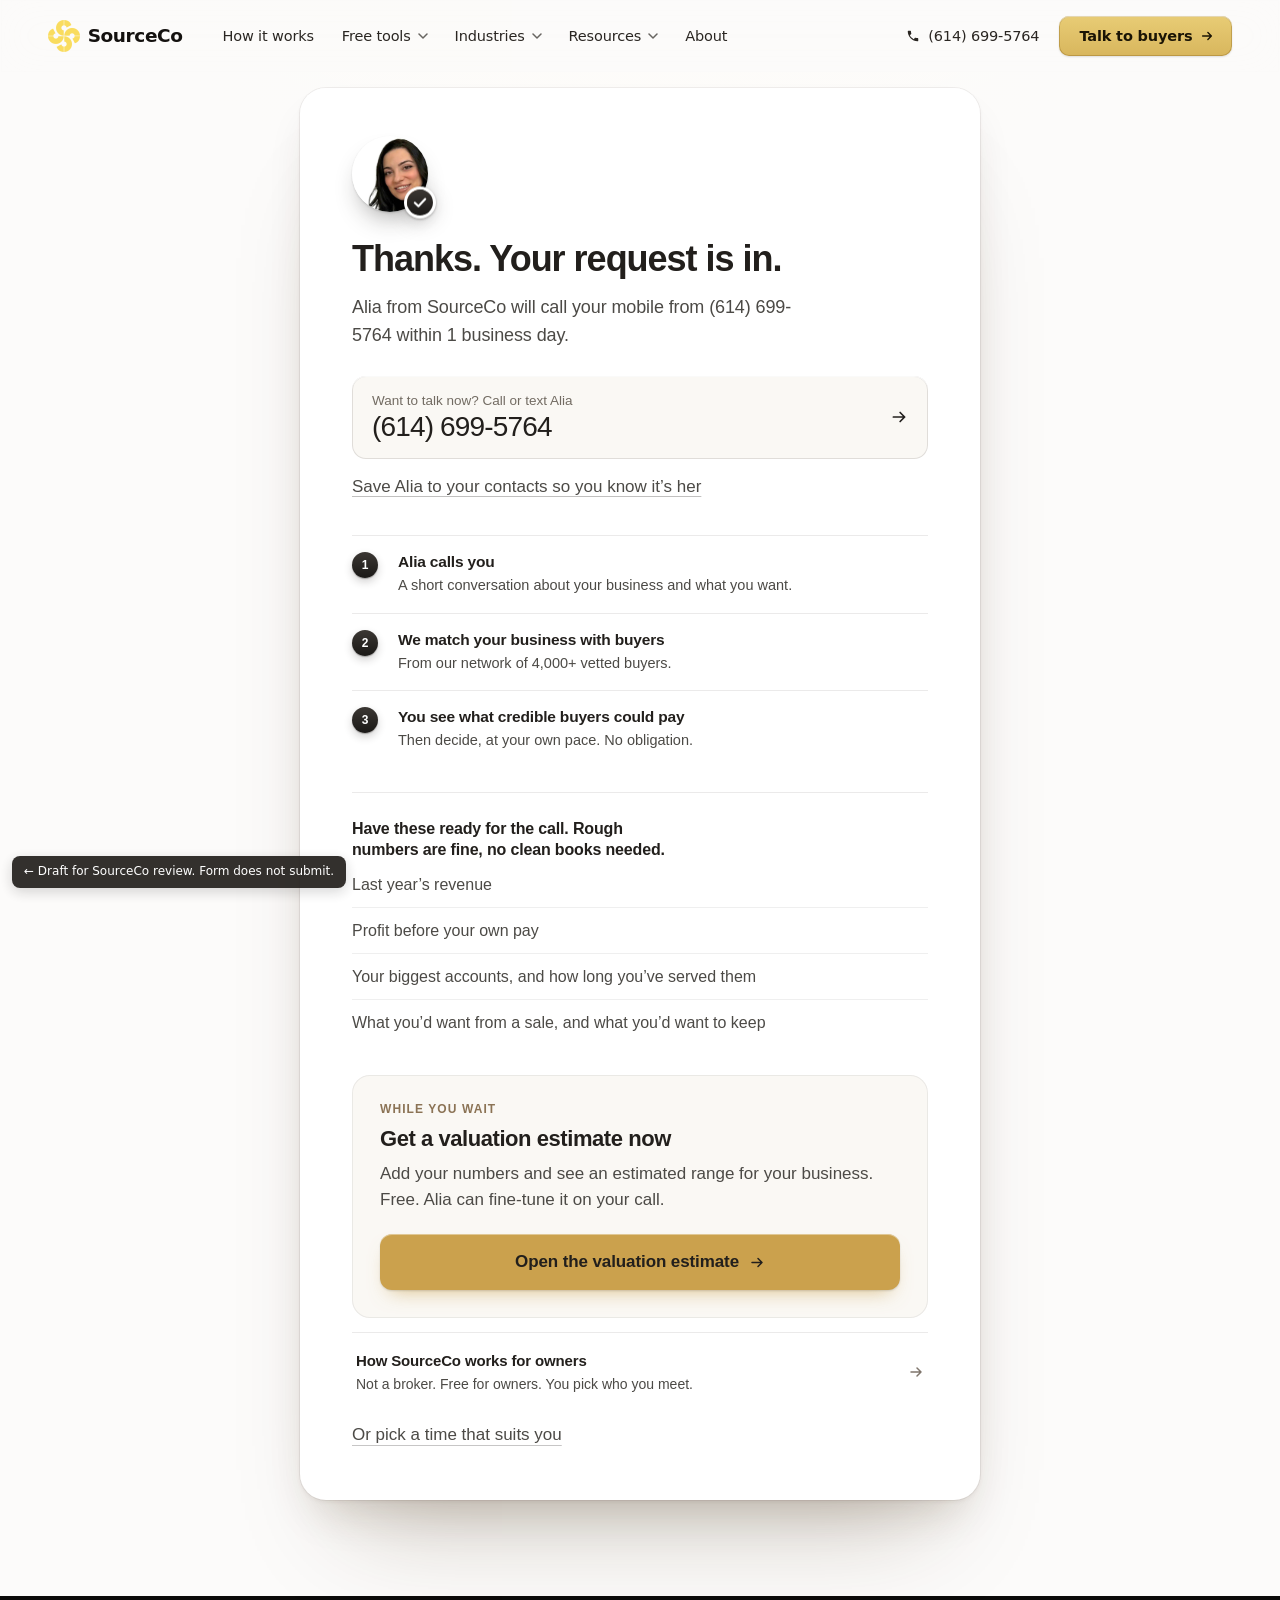
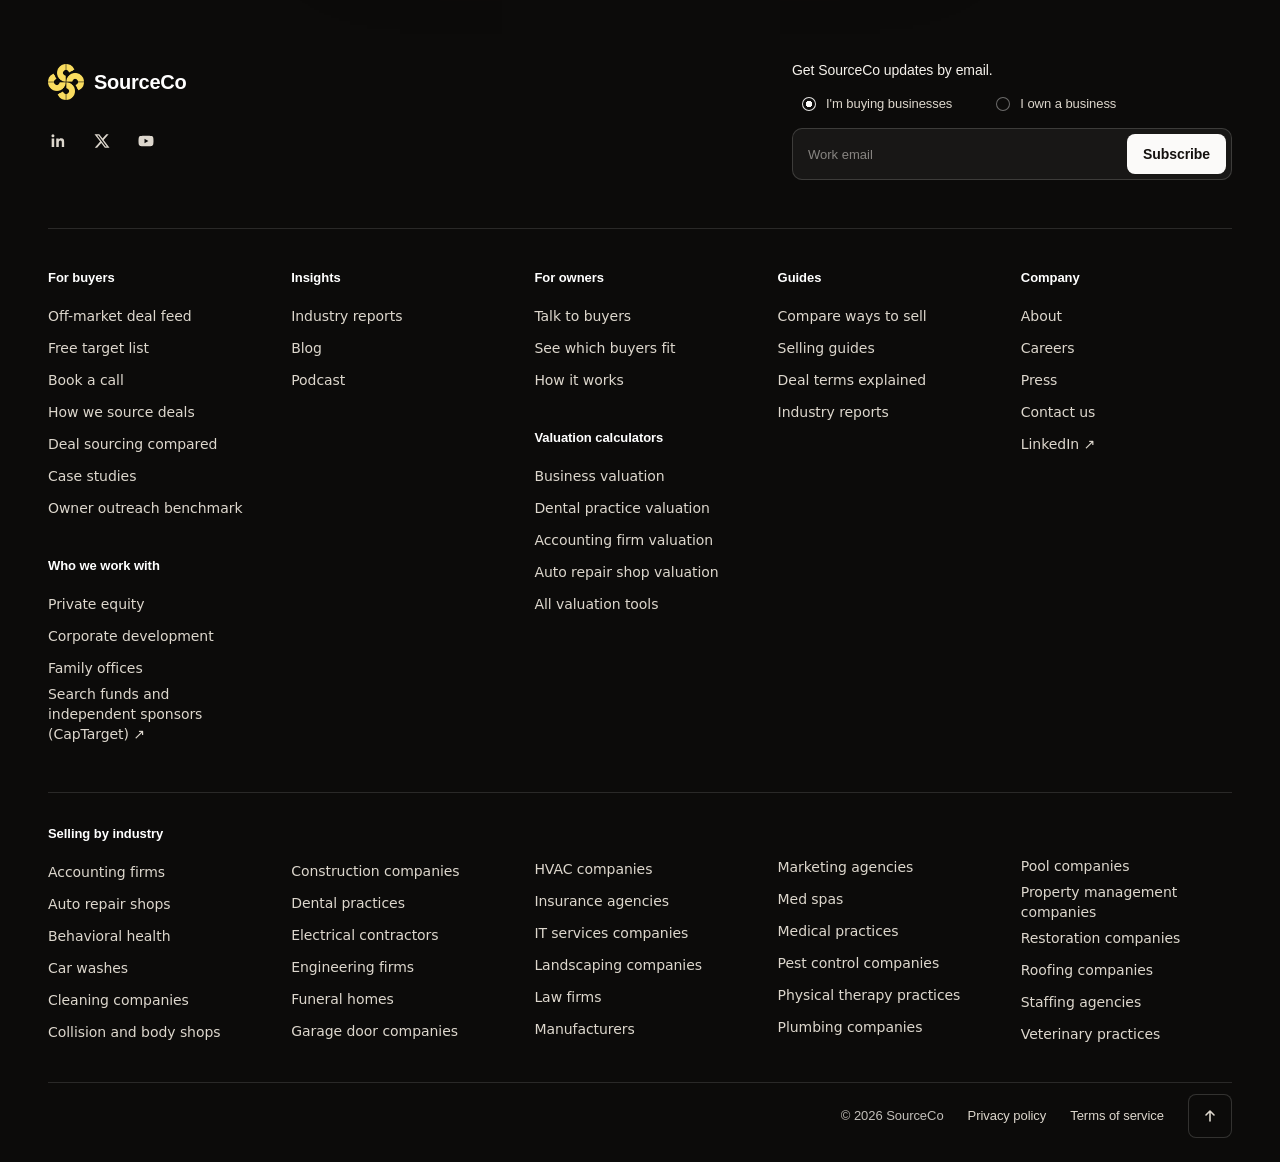
<file: drafts/lp-fleet-service-thank-you-preview.html>
<!DOCTYPE html><html lang="en-US"><head><meta charset="utf-8"/><title>Your request is in | SourceCo</title><meta content="" name="description"/><meta content="width=device-width, initial-scale=1" name="viewport"/><style id="wfshared">html { text-size-adjust: 100%; font-family: sans-serif; }
body { margin: 0px; }
article, aside, details, figcaption, figure, footer, header, hgroup, main, menu, nav, section, summary { display: block; }
[hidden], template { display: none; }
a { background-color: rgba(0, 0, 0, 0); }
a:active, a:hover { outline: 0px; }
b, strong { font-weight: bold; }
h1 { margin: 0.67em 0px; font-size: 2em; }
small { font-size: 80%; }
img { border: 0px; }
svg:not(:root) { overflow: hidden; }
button, input, optgroup, select, textarea { color: inherit; font: inherit; margin: 0px; }
button { overflow: visible; }
button, select { text-transform: none; }
button, html input[type="button"], input[type="reset"] { appearance: button; cursor: pointer; }
input { line-height: normal; }
input[type="checkbox"], input[type="radio"] { box-sizing: border-box; padding: 0px; }
@font-face { font-family: webflow-icons; src: url("[data-uri]") format("truetype"); font-weight: normal; font-style: normal; }
[class^="w-icon-"], [class*=" w-icon-"] { speak: none; font-variant: normal; text-transform: none; -webkit-font-smoothing: antialiased; font-style: normal; font-weight: normal; line-height: 1; font-family: webflow-icons !important; }
.w-icon-nav-menu::before { content: ""; }
* { box-sizing: border-box; }
html { height: 100%; }
body { color: rgb(51, 51, 51); background-color: rgb(255, 255, 255); min-height: 100%; margin: 0px; font-family: Arial, sans-serif; font-size: 14px; line-height: 20px; }
img { vertical-align: middle; max-width: 100%; display: inline-block; }
.w-inline-block { max-width: 100%; display: inline-block; }
.w-button { color: rgb(255, 255, 255); line-height: inherit; cursor: pointer; background-color: rgb(56, 152, 236); border: 0px; border-radius: 0px; padding: 9px 15px; text-decoration: none; display: inline-block; }
input.w-button { appearance: button; }
:where(button.w-popover-trigger), :where(button.w-modal-trigger) { color: inherit; cursor: pointer; font: inherit; text-align: inherit; text-decoration: inherit; background-color: rgba(0, 0, 0, 0); border: 0px; margin: 0px; padding: 0px; }
:where(.w-popover) { position-anchor: auto; position-area: top; }
:where(.w-modal[data-w-modal-lock-scroll]) { overscroll-behavior: contain; }
h1, h2, h3, h4, h5, h6 { margin-bottom: 10px; font-weight: bold; }
h1 { margin-top: 20px; font-size: 38px; line-height: 44px; }
h2 { margin-top: 20px; font-size: 32px; line-height: 36px; }
p { margin-top: 0px; margin-bottom: 10px; }
ul, ol { margin-top: 0px; margin-bottom: 10px; padding-left: 40px; }
.w-embed::before, .w-embed::after { content: " "; grid-area: 1 / 1 / 2 / 2; display: table; }
.w-embed::after { clear: both; }
button, [type="button"], [type="reset"] { cursor: pointer; appearance: button; border: 0px; }
.w-form { margin: 0px 0px 15px; }
.w-form-done { text-align: center; background-color: rgb(221, 221, 221); padding: 20px; display: none; }
.w-form-fail { background-color: rgb(255, 222, 222); margin-top: 10px; padding: 10px; display: none; }
label { margin-bottom: 5px; font-weight: bold; display: block; }
.w-input, .w-select { color: rgb(51, 51, 51); vertical-align: middle; background-color: rgb(255, 255, 255); border: 1px solid rgb(204, 204, 204); width: 100%; height: 38px; margin-bottom: 10px; padding: 8px 12px; font-size: 14px; line-height: 1.42857; display: block; }
.w-input::placeholder, .w-select::placeholder { color: rgb(153, 153, 153); }
.w-input:focus, .w-select:focus { border-color: rgb(56, 152, 236); outline: 0px; }
.w-form-label { cursor: pointer; margin-bottom: 0px; font-weight: normal; display: inline-block; }
.w-radio { margin-bottom: 5px; padding-left: 20px; display: block; }
.w-radio::before, .w-radio::after { content: " "; grid-area: 1 / 1 / 2 / 2; display: table; }
.w-radio::after { clear: both; }
.w-radio-input { float: left; margin: 3px 0px 0px -20px; line-height: normal; }
.w-container { max-width: 940px; margin-left: auto; margin-right: auto; }
.w-container::before, .w-container::after { content: " "; grid-area: 1 / 1 / 2 / 2; display: table; }
.w-container::after { clear: both; }
@media screen and (max-width: 991px){.w-container { max-width: 728px; }}
@media screen and (max-width: 479px){.w-container { max-width: none; }}
.w-dropdown { text-align: left; z-index: 900; margin-left: auto; margin-right: auto; display: inline-block; position: relative; }
.w-dropdown-btn, .w-dropdown-toggle, .w-dropdown-link { vertical-align: top; color: rgb(34, 34, 34); text-align: left; white-space: nowrap; margin-left: auto; margin-right: auto; padding: 20px; text-decoration: none; position: relative; }
.w-dropdown-toggle { user-select: none; cursor: pointer; padding-right: 40px; display: inline-block; }
.w-dropdown-toggle:focus { outline: 0px; }
.w-dropdown-list { background: rgb(221, 221, 221); min-width: 100%; display: none; position: absolute; }
.w-dropdown-link { color: rgb(34, 34, 34); padding: 10px 20px; display: block; }
.w-dropdown-link:focus { outline: 0px; }
.w-nav { z-index: 1000; background: rgb(221, 221, 221); position: relative; }
.w-nav::before, .w-nav::after { content: " "; grid-area: 1 / 1 / 2 / 2; display: table; }
.w-nav::after { clear: both; }
.w-nav-brand { float: left; color: rgb(51, 51, 51); text-decoration: none; position: relative; }
.w-nav-menu { float: right; position: relative; }
.w-nav-button { float: right; cursor: pointer; -webkit-tap-highlight-color: rgba(0, 0, 0, 0); user-select: none; padding: 18px; font-size: 24px; display: none; position: relative; }
.w-nav-button:focus { outline: 0px; }
@media screen and (max-width: 991px){.w-nav[data-collapse="medium"] .w-nav-menu { display: none; }.w-nav[data-collapse="medium"] .w-nav-button { display: block; }}
@media screen and (max-width: 767px){.w-nav-brand { padding-left: 10px; }}
@keyframes spin { 
  0% { transform: rotate(0deg); }
  100% { transform: rotate(360deg); }
}
:root { --black: black; --dark-green: #40453b; --gold: #ddc66b; --white: white; --cream-white-font: #f4ece8; --bg-yellow-neutral-medium: #f9f5f3; --team-cream-200: #fbfaf9; --accessible-components--dark-grey: #9b9b9b; --accessible-components--dodger-blue: #1378d1; --accessible-components--white-smoke: whitesmoke; --sp-6: 24px; --team-ink-1000: #221f1c; --team-ink-600: #4c4a46; --team-gold-500: #cba14d; --sp-16: 64px; --team-ink-300: #8b7355; --team-ink-400: #7f756c; --team-gold-700: #a17936; --sp-4: 16px; --team-ink-700: #2c2927; --sp-5: 20px; --sp-2: 8px; --sp-3: 12px; --team-cream-400: #f8f4ee; --sp-8: 32px; --team-gold-400: #d7b65c; --team-cream-800: #e8e0d6; --sp-1: 4px; --sp-12: 48px; --sp-10: 40px; --sp-20: 80px; --team-red-700: #b91c1c; --team-slate-200: #e2e8f0; --team-slate-950: #020817; --sp-24: 96px; --team-slate-400: #94a3b8; --team-slate-600: #475569; --team-slate-100: #f1f5f9; --team-cream-700: #eae7e1; --team-cream-500: #f4efe8; --team-gold-600: #c9a96e; --team-gold-300: #e6c97a; --team-cream-300: #fcfbfa; --p: 10%; --_shell-v2-tokens---ink: #14110f; --_shell-v2-tokens---ink-base: #221f1c; --_shell-v2-tokens---text-2: #4c4a46; --_shell-v2-tokens---muted: #6b635a; --_shell-v2-tokens---page: #fbfaf9; --_shell-v2-tokens---surface: #fff; --_shell-v2-tokens---tint: #f6f2ec; --_shell-v2-tokens---gold: #d7b65c; --_shell-v2-tokens---footer-ground: #0c0b0a; --_shell-v2-tokens---footer-link: #ddd7cd; --elements-webflow-library--accent--primary-1: #4a3aff; --_shell-v2-tokens---hairline: #221f1c1f; --elements-webflow-library--general--shadow-02: #14142b14; --_shell-v2-tokens---hairline-soft: #221f1c14; --elements-webflow-library--general--shadow-01: #14142b0f; --_shell-v2-tokens---wash-hover: #14110f0b; --elements-webflow-library--general--shadow-03: #14142b1a; --_shell-v2-tokens---wash-current: #14110f0f; --elements-webflow-library--neutral--800: #211f54; --_shell-v2-tokens---wash-focus: #14110f16; --elements-webflow-library--neutral--600: #6e7191; --_shell-v2-tokens---gutter: 48px; --elements-webflow-library--neutral--100: white; --_shell-v2-tokens---nav-h: 72px; --elements-webflow-library--neutral--300: #eff0f6; --elements-webflow-library--neutral--200: #f7f7fc; --elements-webflow-library--secondary--color-1: #281ca5; }
body { font-family: system-ui, -apple-system, BlinkMacSystemFont, "Segoe UI", Roboto, Oxygen, Ubuntu, Cantarell, "Fira Sans", "Droid Sans", "Helvetica Neue", sans-serif; font-size: 14px; line-height: 20px; }
h1 { color: var(--black); text-align: left; margin-top: 20px; margin-bottom: 10px; font-family: system-ui, -apple-system, BlinkMacSystemFont, "Segoe UI", Roboto, Oxygen, Ubuntu, Cantarell, "Fira Sans", "Droid Sans", "Helvetica Neue", sans-serif; font-size: 50px; font-weight: 600; line-height: 60px; }
h2 { color: var(--black); margin-top: 20px; margin-bottom: 10px; font-family: system-ui, -apple-system, BlinkMacSystemFont, "Segoe UI", Roboto, Oxygen, Ubuntu, Cantarell, "Fira Sans", "Droid Sans", "Helvetica Neue", sans-serif; font-size: 32px; font-weight: 600; line-height: 36px; }
p { color: rgb(31, 41, 55); margin-bottom: 10px; font-family: system-ui, -apple-system, BlinkMacSystemFont, "Segoe UI", Roboto, Oxygen, Ubuntu, Cantarell, "Fira Sans", "Droid Sans", "Helvetica Neue", sans-serif; font-size: 16px; font-weight: 400; }
a { text-decoration: underline; }
ul { margin-top: 0px; margin-bottom: 16px; padding-left: 40px; }
ol { margin-top: 30px; margin-bottom: 16px; padding-left: 40px; }
li { text-align: left; margin-top: 0px; padding-top: 6px; padding-bottom: 6px; font-family: system-ui, -apple-system, BlinkMacSystemFont, "Segoe UI", Roboto, Oxygen, Ubuntu, Cantarell, "Fira Sans", "Droid Sans", "Helvetica Neue", sans-serif; font-size: 16px; }
img { max-width: 100%; display: inline-block; }
label { margin-bottom: 5px; font-family: -apple-system, BlinkMacSystemFont, "Segoe UI Variable Text", "Segoe UI", Roboto, "Helvetica Neue", Arial, sans-serif; font-weight: 700; display: block; }
.navbar_component { z-index: 50; position: sticky; top: 0px; }
.navbar_skip { z-index: 60; color: rgb(251, 250, 249); background-color: rgb(20, 17, 15); border-radius: 8px; align-items: center; height: 44px; padding-left: 16px; padding-right: 16px; font-weight: 600; text-decoration: none; display: flex; position: absolute; top: 12px; left: -9999px; }
.navbar_skip:focus { left: 16px; }
.navbar_wrap { z-index: 5; background-color: rgb(251, 250, 249); height: 72px; transition: box-shadow 0.2s; position: relative; box-shadow: rgba(34, 31, 28, 0) 0px 1px, rgba(34, 31, 28, 0) 0px 2px 1px; }
.navbar_container { align-items: center; column-gap: 0px; max-width: 1376px; height: 100%; margin-left: auto; margin-right: auto; padding-left: 48px; padding-right: 48px; display: flex; position: relative; }
.navbar_brand { float: none; color: rgb(20, 17, 15); border-radius: 6px; flex: 0 0 auto; align-items: center; column-gap: 8px; height: 44px; margin-right: 28px; padding: 0px; text-decoration: none; display: flex; }
.navbar_logo-mark { width: 32px; height: 32px; display: block; }
.navbar_wordmark { color: rgb(20, 17, 15); letter-spacing: -0.01em; font-size: 18px; font-weight: 600; line-height: 24px; }
.navbar_menu { float: none; flex: 1 1 0%; align-items: center; column-gap: 4px; min-width: 0px; margin: 0px; display: flex; position: static; }
.navbar_menu-right { align-items: center; column-gap: 4px; margin-left: auto; display: flex; }
.navbar_link { color: rgb(20, 17, 15); text-align: left; cursor: pointer; border-radius: 6px; align-items: center; column-gap: 4px; height: 44px; margin: 0px; padding: 0px 12px; font-size: 14px; font-weight: 500; line-height: 20px; text-decoration: none; transition: background-color 0.16s; display: flex; }
.navbar_link:hover { background-color: rgba(20, 17, 15, 0.043); }
.navbar_link.is-phone { column-gap: 8px; }
.navbar_toggle { color: rgb(20, 17, 15); cursor: pointer; user-select: none; border-radius: 6px; align-items: center; column-gap: 4px; height: 44px; margin: 0px; padding: 0px 8px 0px 12px; font-size: 14px; font-weight: 500; line-height: 20px; transition: background-color 0.16s; display: flex; }
.navbar_toggle:hover { background-color: rgba(20, 17, 15, 0.043); }
.navbar_chev { flex: 0 0 auto; transition: transform 0.2s; }
.navbar_cta { color: rgb(20, 17, 15); letter-spacing: -0.006em; white-space: nowrap; cursor: pointer; background-image: linear-gradient(rgb(227, 198, 117) 0%, rgb(215, 182, 92) 48%, rgb(209, 174, 85) 100%); border-radius: 8px; flex-shrink: 0; align-items: center; column-gap: 8px; height: 44px; margin-left: 8px; padding: 0px 18px 0px 20px; font-size: 14px; font-weight: 600; line-height: 20px; text-decoration: none; transition: background-image 0.16s; display: inline-flex; box-shadow: rgba(255, 255, 255, 0.55) 0px 1px inset, rgba(143, 104, 35, 0.55) 0px 0px 0px 1px inset, rgba(34, 31, 28, 0.18) 0px 1px 2px, rgba(143, 104, 35, 0.45) 0px 6px 16px -4px; }
.navbar_cta:hover { background-image: linear-gradient(rgb(221, 189, 100) 0%, rgb(205, 170, 76) 100%); }
.navbar_cta-dd { flex-shrink: 0; align-items: center; height: 44px; margin-left: 0px; margin-right: 0px; display: flex; position: relative; }
.navbar_dd { margin-left: 0px; margin-right: 0px; position: relative; }
.navbar_dd-list { z-index: 10; background-color: rgb(255, 255, 255); border-radius: 12px; min-width: 300px; padding: 8px; position: absolute; top: calc(100% + 14px); left: 0px; box-shadow: rgba(34, 31, 28, 0.08) 0px 0px 0px 1px, rgba(34, 31, 28, 0.04) 0px 2px 4px, rgba(34, 31, 28, 0.18) 0px 16px 40px -12px; }
.navbar_dd-list::before { content: ""; height: 24px; position: absolute; top: -24px; left: 0px; right: 0px; }
.navbar_dd-list.is-tools { min-width: 360px; }
.navbar_dd-list.is-industries { min-width: 440px; }
.navbar_cols { grid-template-rows: auto; grid-template-columns: repeat(4, minmax(0px, 1fr)); column-gap: 48px; display: grid; }
.navbar_cols.is-2 { grid-template-rows: auto; grid-template-columns: repeat(2, minmax(0px, 1fr)); }
.navbar_col { min-width: 0px; position: relative; }
.navbar_col.has-rule { margin-top: 8px; padding-top: 8px; box-shadow: rgba(34, 31, 28, 0.08) 0px 1px inset; }
.navbar_col.is-grid { grid-template-columns: repeat(2, minmax(0px, 1fr)); column-gap: 8px; display: grid; }
.navbar_col-heading { color: rgb(20, 17, 15); margin: 0px 0px 12px; font-size: 13px; font-weight: 600; line-height: 20px; }
.navbar_col-heading.is-small { margin-top: 4px; margin-left: 12px; }
.navbar_item { border-radius: 6px; min-height: 36px; margin: 0px; padding: 8px 12px; text-decoration: none; transition: background-color 0.16s; display: block; }
.navbar_item:hover { background-color: rgba(20, 17, 15, 0.043); }
.navbar_item-title { color: rgb(20, 17, 15); align-items: center; column-gap: 6px; font-size: 14px; font-weight: 500; line-height: 20px; display: flex; }
.navbar_item-title.is-all { font-weight: 600; }
.navbar_item-desc { color: rgb(107, 99, 90); font-size: 12.5px; font-weight: 400; line-height: 17px; display: block; }
.navbar_buyer-link, .navbar_phone-mobile { display: none; }
.navbar_menu-button { float: none; color: rgb(20, 17, 15); text-align: center; cursor: pointer; background-color: rgba(0, 0, 0, 0); border-radius: 6px; flex-shrink: 0; justify-content: center; align-items: center; width: 44px; min-width: 44px; height: 44px; margin: 0px; padding: 0px; font-size: 16px; line-height: 44px; display: none; }
.navbar_scrim { z-index: 1; opacity: 0; pointer-events: none; background-color: rgba(34, 31, 28, 0.22); position: fixed; inset: 0px; }
.footer_component { color: rgb(246, 242, 236); letter-spacing: -0.004em; background-color: rgb(12, 11, 10); font-size: 14px; line-height: 20px; }
.footer_container { max-width: 1376px; margin-left: auto; margin-right: auto; padding-top: 64px; padding-left: 48px; padding-right: 48px; }
.footer_top { grid-template-rows: auto; grid-template-columns: 1fr; display: grid; }
.footer_brand { flex-direction: row; justify-content: space-between; align-self: start; align-items: flex-start; column-gap: 32px; display: flex; }
.footer_logo { color: rgb(255, 255, 255); align-items: center; column-gap: 10px; height: 44px; text-decoration: none; display: inline-flex; }
.footer_logo-mark { width: 36px; height: 36px; display: block; }
.footer_logo-word { color: rgb(255, 255, 255); letter-spacing: -0.012em; font-size: 20px; font-weight: 600; line-height: 28px; }
.footer_social { column-gap: 4px; margin-top: 16px; margin-left: -10px; display: flex; }
.footer_social-link { color: rgb(221, 215, 205); border-radius: 8px; justify-content: center; align-items: center; width: 40px; height: 40px; transition: background-color 0.16s, color 0.16s; display: flex; }
.footer_social-link:hover { color: rgb(255, 255, 255); background-color: rgba(251, 250, 249, 0.08); }
.footer_form-block { width: 440px; max-width: 100%; margin: 0px; }
.footer_form-wrap, .footer_form-wrap._w-form { margin: 0px; padding: 0px; }
.footer_form { flex-direction: column; row-gap: 10px; margin: 0px; display: flex; }
.footer_form-label { color: rgb(246, 242, 236); margin: 0px; font-size: 14px; font-weight: 500; line-height: 20px; display: block; }
.footer_roles { flex-wrap: wrap; gap: 8px 24px; display: flex; }
.footer_role { color: rgb(221, 215, 205); white-space: nowrap; cursor: pointer; align-items: center; column-gap: 10px; height: 28px; margin: 0px; padding: 0px; font-size: 13px; line-height: 20px; display: flex; }
.footer_role:hover { color: rgb(255, 255, 255); }
.footer_radio { cursor: pointer; appearance: none; background-color: rgba(0, 0, 0, 0); border-style: none; border-radius: 50%; flex: 0 0 auto; width: 14px; height: 14px; margin: 0px; box-shadow: rgba(251, 250, 249, 0.4) 0px 0px 0px 1px inset; }
.footer_role-label { color: inherit; margin: 0px; font-size: 13px; }
.footer_field { background-color: rgba(251, 250, 249, 0.05); border-radius: 10px; align-items: center; column-gap: 8px; height: 52px; padding: 0px 6px 0px 16px; transition: box-shadow 0.16s; display: flex; box-shadow: rgba(251, 250, 249, 0.16) 0px 0px 0px 1px inset; }
.footer_input { color: rgb(255, 255, 255); background-color: rgba(0, 0, 0, 0); border-style: none; outline-style: none; flex: 1 1 0%; min-width: 0px; height: 44px; margin: 0px; padding: 0px; font-size: 16px; }
.footer_input::placeholder { color: rgba(246, 242, 236, 0.5); font-size: 13px; }
.footer_submit { color: rgb(20, 17, 15); letter-spacing: -0.006em; cursor: pointer; background-color: rgb(251, 250, 249); border-style: none; border-radius: 8px; flex: 0 0 auto; height: 40px; margin: 0px; padding: 0px 16px; font-size: 14px; font-weight: 600; transition: background-color 0.16s; }
.footer_submit:hover { background-color: rgb(255, 255, 255); }
.footer_form-msg { color: rgb(246, 242, 236); background-color: rgba(0, 0, 0, 0); min-height: 20px; margin: 0px; padding: 0px; font-size: 13px; line-height: 20px; }
.footer_cols { grid-template-rows: auto; grid-template-columns: repeat(5, minmax(0px, 1fr)); gap: 24px 32px; margin-top: 48px; padding-top: 40px; display: grid; box-shadow: rgba(251, 250, 249, 0.12) 0px 1px inset; }
.footer_col { min-width: 0px; }
.footer_group.is-next { margin-top: 32px; }
.footer_heading { color: rgb(255, 255, 255); margin: 0px 0px 12px; font-size: 13px; font-weight: 600; line-height: 20px; }
.footer_list { margin: 0px; padding: 0px; list-style: none; }
.footer_link { color: rgb(221, 215, 205); border-radius: 6px; align-items: center; min-height: 32px; margin-left: -8px; margin-right: -8px; padding: 0px 8px; font-size: 14px; font-weight: 400; line-height: 20px; text-decoration: none; transition: color 0.16s, background-color 0.16s; display: flex; }
.footer_link:hover { color: rgb(255, 255, 255); }
.footer_band { margin-top: 48px; padding-top: 32px; box-shadow: rgba(251, 250, 249, 0.12) 0px 1px inset; }
.footer_band-list { column-count: 5; column-gap: 32px; margin: 0px; padding: 0px; list-style: none; }
.footer_bottom { color: rgba(246, 242, 236, 0.78); flex-wrap: wrap; align-items: center; column-gap: 24px; margin-top: 32px; padding-top: 12px; padding-bottom: 24px; font-size: 13px; line-height: 20px; display: flex; box-shadow: rgba(251, 250, 249, 0.12) 0px 1px inset; }
.footer_bottom-link { color: rgb(221, 215, 205); align-items: center; min-height: 44px; font-size: 13px; font-weight: 400; line-height: 20px; text-decoration: none; display: flex; }
.footer_bottom-link:hover { color: rgb(255, 255, 255); }
.footer_bottom-text { align-items: center; min-height: 44px; font-size: 13px; line-height: 20px; display: flex; }
.footer_spacer { flex: 1 1 0%; }
.footer_top-link { color: rgb(221, 215, 205); border-radius: 8px; justify-content: center; align-items: center; width: 44px; height: 44px; transition: background-color 0.16s, color 0.16s; display: flex; box-shadow: rgba(251, 250, 249, 0.16) 0px 0px 0px 1px inset; }
.footer_top-link:hover { color: rgb(255, 255, 255); background-color: rgba(251, 250, 249, 0.08); }
.navbar_menu-icon { float: none; color: rgb(20, 17, 15); width: auto; margin: 0px; font-size: 22px; line-height: 44px; display: inline-block; }
.footer_li { margin-top: 0px; margin-bottom: 0px; padding: 0px; font-size: 14px; line-height: 20px; list-style-type: none; }
.navbar_foot { justify-content: space-between; align-items: center; display: flex; }
.navbar_foot-link { align-items: center; text-decoration: none; display: inline-flex; }
.navbar_foot-aud { align-items: center; display: flex; }
.asl-page { display: block; }
.asl-hero, .asl-wrap, .asl-hero-grid, .asl-ask, .asl-rise, .asl-d2, .asl-page-1 { outline-offset: 0px; }
@media screen and (min-width: 1440px){.footer_top { grid-template-columns: 280px minmax(0px, 1fr); column-gap: 48px; }.footer_brand { flex-direction: column; align-items: stretch; }.footer_form-block { width: 100%; }.footer_cols { box-shadow: none; column-gap: 24px; margin-top: 0px; padding-top: 0px; }}
@media screen and (max-width: 991px){.navbar_wrap { height: 64px; }.navbar_container { padding-left: 32px; padding-right: 32px; }.navbar_brand { margin-right: auto; }.navbar_menu { background-color: rgb(255, 255, 255); flex-direction: column; align-items: stretch; column-gap: 0px; padding-left: 32px; padding-right: 32px; box-shadow: rgba(34, 31, 28, 0.12) 0px -1px; }.navbar_menu-right { flex-direction: column; align-items: stretch; column-gap: 0px; margin-left: 0px; }.navbar_link { border-radius: 0px; min-height: 56px; padding: 0px; font-size: 16px; font-weight: 600; line-height: 24px; box-shadow: rgba(34, 31, 28, 0.12) 0px -1px inset; }.navbar_link:hover { background-color: rgba(0, 0, 0, 0); }.navbar_link.is-phone { display: none; }.navbar_toggle { border-radius: 0px; justify-content: space-between; width: 100%; min-height: 56px; padding: 0px; font-size: 16px; font-weight: 600; line-height: 24px; }.navbar_toggle:hover { background-color: rgba(0, 0, 0, 0); }.navbar_cta { margin-left: 0px; }.navbar_dd { border-bottom: 1px solid rgba(34, 31, 28, 0.12); }.navbar_dd-list { width: auto; box-shadow: none; background-color: rgba(0, 0, 0, 0); border-radius: 0px; min-width: 0px; padding: 0px 0px 16px; position: static; top: auto; left: auto; right: auto; }.navbar_dd-list::before { display: none; }.navbar_dd-list.is-tools, .navbar_dd-list.is-industries, .navbar_dd-list.is-guides { min-width: 0px; }.navbar_cols { display: block; }.navbar_col.is-grid { display: block; }.navbar_col-heading { margin: 4px 0px 2px; }.navbar_item { border-radius: 0px; min-height: 44px; margin-left: 0px; padding: 8px 0px; }.navbar_item:hover { background-color: rgba(0, 0, 0, 0); }.navbar_item-title { font-size: 15px; line-height: 24px; }.navbar_phone-mobile { color: rgb(20, 17, 15); border-radius: 6px; justify-content: center; align-items: center; width: 44px; height: 44px; text-decoration: none; display: flex; }.navbar_menu-button { margin-left: 4px; display: flex; }.navbar_scrim, .navbar_phone-desktop { display: none; }.footer_container { padding-top: 48px; padding-left: 32px; padding-right: 32px; }.footer_top { row-gap: 32px; }.footer_brand { flex-direction: column; align-items: stretch; }.footer_form-block { width: 100%; }.footer_cols { grid-template-rows: auto; grid-template-columns: repeat(2, minmax(0px, 1fr)); }.footer_link { min-height: 44px; }.footer_band-list { column-count: 3; }.footer_bottom { flex-direction: column; align-items: flex-start; column-gap: 0px; }.footer_spacer { display: none; }}
@media screen and (max-width: 767px){a { color: rgb(0, 0, 0); }.navbar_container { padding-left: 16px; padding-right: 16px; }.navbar_wordmark { font-size: 17px; }.navbar_menu { padding-left: 16px; padding-right: 16px; }.footer_container { padding-left: 16px; padding-right: 16px; }.footer_cols { grid-template-rows: auto; grid-template-columns: 1fr; }.footer_band-list { column-count: 2; }}</style><script type="text/javascript">!function(o,c){var n=c.documentElement,t=" w-mod-";n.className+=t+"js",("ontouchstart"in o||o.DocumentTouch&&c instanceof DocumentTouch)&&(n.className+=t+"touch")}(window,document);</script><meta name="robots" content="noindex, nofollow"></head><body><header id="top" data-wf-component-id="8c933bc5-6830-8977-41fc-c5bff8f7d426" data-wf-variant-state="base" class="navbar_component"><a href="#main" class="navbar_skip">Skip to content</a><div data-wf-target="[[[&quot;8c933bc5-6830-8977-41fc-c5bff8f7d426&quot;,&quot;8c933bc5-6830-8977-41fc-c5bff8f7d429&quot;],[&quot;62463375-de07-9765-01aa-a7efab995f90&quot;]]]" data-animation="default" data-collapse="medium" data-duration="400" data-easing="ease" data-easing2="ease" role="banner" class="navbar_wrap w-nav"><div class="navbar_container w-container"><a aria-label="SourceCo home" href="/" class="navbar_brand w-nav-brand"><img src="[data-uri]" loading="lazy" alt="" class="navbar_logo-mark"/><span class="navbar_wordmark">SourceCo</span></a><nav role="navigation" class="navbar_menu w-nav-menu"><a href="/owners" class="navbar_link">How it works</a><div data-delay="0" data-hover="true" class="navbar_dd w-dropdown"><div aria-haspopup="menu" role="button" class="navbar_toggle w-dropdown-toggle"><div>Free tools</div><svg width="16" viewBox="0 0 16 16" stroke-width="1.5" stroke-linejoin="round" stroke-linecap="round" stroke="currentColor" height="16" fill="none" aria-hidden="true" class="navbar_chev navbar_chev"><path d="M4 6l4 4 4-4"></path></svg></div><nav class="navbar_dd-list is-tools w-dropdown-list"><div class="navbar_col"><div class="navbar_col-heading is-small">Valuation calculators</div><a href="/business-valuation-calculator" class="navbar_item w-dropdown-link"><span class="navbar_item-title">Business valuation</span><span class="navbar_item-desc">A value range for any type of business</span></a><a href="/tools/dental-practice-valuation-calculator" class="navbar_item w-dropdown-link"><span class="navbar_item-title">Dental practice valuation</span><span class="navbar_item-desc">A value range for a dental practice</span></a><a href="/tools/accounting-firm-valuation" class="navbar_item w-dropdown-link"><span class="navbar_item-title">Accounting firm valuation</span><span class="navbar_item-desc">A value range for an accounting firm</span></a><a href="/auto-shop-valuation-calculator" class="navbar_item w-dropdown-link"><span class="navbar_item-title">Auto repair shop valuation</span><span class="navbar_item-desc">A value range for an auto repair shop</span></a></div><div class="navbar_col has-rule"><a href="/get-matched" class="navbar_item w-dropdown-link"><span class="navbar_item-title">See which buyers fit</span><span class="navbar_item-desc">Which kinds of buyers fit yours</span></a><a href="/tools" class="navbar_item w-dropdown-link"><span class="navbar_item-title is-all">All valuation tools<svg width="14" viewBox="0 0 16 16" stroke-width="1.6" stroke-linejoin="round" stroke-linecap="round" stroke="#6B635A" height="14" fill="none" aria-hidden="true"><path d="M3 8h10M9 4l4 4-4 4"></path></svg></span></a></div></nav></div><div data-delay="150" data-hover="true" class="navbar_dd w-dropdown"><div role="button" aria-haspopup="menu" class="navbar_toggle w-dropdown-toggle"><div>Industries</div><svg aria-hidden="true" stroke-linejoin="round" stroke-linecap="round" stroke-width="1.5" stroke="currentColor" fill="none" viewBox="0 0 16 16" height="16" width="16" class="navbar_chev navbar_chev"><path d="M4 6l4 4 4-4"></path></svg></div><nav class="navbar_dd-list is-industries w-dropdown-list"><div class="navbar_col is-grid"><a href="/tools/dental-practice-valuation-calculator" class="navbar_item w-dropdown-link"><span class="navbar_item-title">Dental practices</span></a><a href="/tools/accounting-firm-valuation" class="navbar_item w-dropdown-link"><span class="navbar_item-title">Accounting firms</span></a><a href="/auto-shop-valuation-calculator" class="navbar_item w-dropdown-link"><span class="navbar_item-title">Auto repair shops</span></a><a href="/business-valuation-calculator" class="navbar_item w-dropdown-link"><span class="navbar_item-title">HVAC companies</span></a><a href="/business-valuation-calculator" class="navbar_item w-dropdown-link"><span class="navbar_item-title">Plumbing companies</span></a><a href="/business-valuation-calculator" class="navbar_item w-dropdown-link"><span class="navbar_item-title">Law firms</span></a><a href="/business-valuation-calculator" class="navbar_item w-dropdown-link"><span class="navbar_item-title">Insurance agencies</span></a><a href="/business-valuation-calculator" class="navbar_item w-dropdown-link"><span class="navbar_item-title">Medical practices</span></a></div><div class="navbar_col has-rule"><a href="/owners#industries" class="navbar_item w-dropdown-link"><span class="navbar_item-title is-all">All industries<svg aria-hidden="true" stroke-linejoin="round" stroke-linecap="round" stroke-width="1.6" stroke="#6B635A" fill="none" viewBox="0 0 16 16" height="14" width="14"><path d="M3 8h10M9 4l4 4-4 4"></path></svg></span></a></div></nav></div><div data-delay="0" data-hover="true" class="navbar_dd w-dropdown"><div class="navbar_toggle w-dropdown-toggle"><div>Resources</div><svg aria-hidden="true" fill="none" height="16" stroke="currentColor" stroke-linecap="round" stroke-linejoin="round" stroke-width="1.5" viewBox="0 0 16 16" width="16" class="navbar_chev navbar_chev"><path d="M4 6l4 4 4-4"></path></svg></div><nav class="navbar_dd-list is-resources w-dropdown-list"><div class="navbar_cols is-2"><div class="navbar_col"><div class="navbar_col-heading">Learn</div><a href="/resources/industry-reports" class="navbar_item w-dropdown-link"><span class="navbar_item-title">Industry reports</span><span class="navbar_item-desc">Prices, buyers and deal terms in your trade</span></a><a href="/resources" class="navbar_item w-dropdown-link"><span class="navbar_item-title">Selling guides</span><span class="navbar_item-desc">Step-by-step guides for your industry</span></a><a href="/resources" class="navbar_item w-dropdown-link"><span class="navbar_item-title">Compare ways to sell</span><span class="navbar_item-desc">Using a broker, selling on your own, or SourceCo</span></a><a href="/resources" class="navbar_item w-dropdown-link"><span class="navbar_item-title">Deal terms explained</span><span class="navbar_item-desc">The words in an offer, in plain English</span></a></div><div class="navbar_col"><div class="navbar_col-heading">Tools and media</div><a href="/tools" class="navbar_item w-dropdown-link"><span class="navbar_item-title">Valuation calculators</span><span class="navbar_item-desc">A free value range for your business</span></a><a href="/blog" class="navbar_item w-dropdown-link"><span class="navbar_item-title">Blog</span><span class="navbar_item-desc">Articles on selling and buying businesses</span></a><a href="/podcast" class="navbar_item w-dropdown-link"><span class="navbar_item-title">Podcast</span><span class="navbar_item-desc">Lower middle market M&amp;A, explained by the people doing the deals</span></a></div></div><div class="navbar_foot"><a href="/resources" class="navbar_foot-link w-inline-block">All resources<svg aria-hidden="true" fill="none" height="14" stroke="currentColor" stroke-linecap="round" stroke-linejoin="round" stroke-width="1.6" viewBox="0 0 16 16" width="14"><path d="M3 8h10M9 4l4 4-4 4"></path></svg></a><div class="navbar_foot-aud"><span>Browse for</span><a href="/resources">Owners</a><a href="/resources?for=buyers">Buyers</a></div></div></nav></div><a href="/team" class="navbar_link">About</a><div class="navbar_menu-right"><a aria-label="Call SourceCo, (614) 699-5764" href="tel:+16146995764" class="navbar_link is-phone w-inline-block"><svg width="14" viewBox="0 0 24 24" height="14" fill="currentColor" aria-hidden="true"><path d="M6.6 10.8c1.4 2.8 3.8 5.1 6.6 6.6l2.2-2.2c.3-.3.7-.4 1-.2 1.1.4 2.3.6 3.6.6.6 0 1 .4 1 1V20c0 .6-.4 1-1 1C10.6 21 3 13.4 3 4c0-.6.4-1 1-1h3.5c.6 0 1 .4 1 1 0 1.3.2 2.5.6 3.6.1.3 0 .7-.2 1l-2.3 2.2z"></path></svg><span>(614) 699-5764</span></a></div></nav><div class="navbar_cta-dd"><a aria-label="Call SourceCo, (614) 699-5764" href="tel:+16146995764" class="navbar_phone-mobile w-inline-block"><svg width="18" viewBox="0 0 24 24" height="18" fill="currentColor" aria-hidden="true"><path d="M6.6 10.8c1.4 2.8 3.8 5.1 6.6 6.6l2.2-2.2c.3-.3.7-.4 1-.2 1.1.4 2.3.6 3.6.6.6 0 1 .4 1 1V20c0 .6-.4 1-1 1C10.6 21 3 13.4 3 4c0-.6.4-1 1-1h3.5c.6 0 1 .4 1 1 0 1.3.2 2.5.6 3.6.1.3 0 .7-.2 1l-2.3 2.2z"></path></svg></a><a href="/owners-find-buyers" class="navbar_cta w-inline-block">Talk to buyers<svg width="14" viewBox="0 0 16 16" stroke-width="1.6" stroke-linejoin="round" stroke-linecap="round" stroke="currentColor" height="14" fill="none" aria-hidden="true"><path d="M3 8h10M9 4l4 4-4 4"></path></svg></a></div><div class="navbar_menu-button w-nav-button"><div class="navbar_menu-icon w-icon-nav-menu"></div></div></div></div><div class="navbar_scrim"></div><div class="w-embed"><style>
@keyframes nav-in{from{opacity:0;transform:translateY(-4px)}to{opacity:1;transform:none}}
@keyframes sheet-in{from{opacity:0;transform:translateY(-8px)}to{opacity:1;transform:none}}
@keyframes scrim-in{from{opacity:0}to{opacity:1}}
@media (prefers-reduced-motion:reduce){.navbar_component *{animation:none!important;transition:none!important}}
.navbar_dd-list.w--open{animation:nav-in .18s ease both}
.navbar_toggle.w--open{background-color:rgba(20,17,15,.06)}
.navbar_toggle.w--open .navbar_chev,.navbar_cta.w--open .navbar_chev{transform:rotate(180deg)}
.navbar_link.w--current{font-weight:600;background-color:rgba(20,17,15,.06)}
.navbar_item.w--current .navbar_item-title{font-weight:600}
.navbar_component.is-scrolled .navbar_wrap{box-shadow:0 1px 0 rgba(34,31,28,.12),0 2px 1px rgba(34,31,28,.06)}
.navbar_link:focus-visible,.navbar_toggle:focus-visible,.navbar_item:focus-visible,.navbar_brand:focus-visible,.navbar_cta:focus-visible,.navbar_icon-button:focus-visible,.navbar_menu-button:focus-visible{outline:0;background-color:rgba(20,17,15,.085)}
.navbar_component:has(.navbar_dd-list.w--open) .navbar_scrim{opacity:1;pointer-events:auto;animation:scrim-in .2s ease both}
@media (max-width:991px){
.navbar_menu-button.w--open{background-color:rgba(20,17,15,.06)}
.navbar_menu[data-nav-menu-open]{position:fixed;z-index:4;left:0;right:0;top:64px;height:calc(100dvh - 64px);overflow-y:auto;animation:sheet-in .22s ease both}
.navbar_toggle.w--open{position:sticky;top:0;z-index:2;background-color:#fff}
.navbar_dd-list.w--open{animation:none}
.navbar_cta-dd .navbar_dd-list.w--open{animation:nav-in .18s ease both}
}
</style></div><div class="w-embed"><style>@media (max-width:379px){.navbar_cta{padding-left:14px;padding-right:12px;column-gap:6px}.navbar_wordmark{font-size:16px}.navbar_container{column-gap:2px}}@media (max-width:369px){.navbar_wordmark{display:none}}</style></div><div class="w-embed"><style>@media (min-width:992px){.navbar_dd-list>.navbar_col,.navbar_dd-list .navbar_cols{max-height:calc(100vh - 120px);overflow-y:auto}}</style></div><div class="w-embed"><style>
/* NAV v2 BAR: scroll-linked floating glass bar. --p (0 to 1) is set by the nav script as you scroll; everything below interpolates on it. Edit tokens in the first two rules. */
.navbar_component{--nav-h:72px;--nav-h-s:56px;--nav-ink:#14110F;--nav-ink-2:#2A2622;--nav-hover:rgba(20,17,15,.055);--nav-top-bg:#FBFAF9;--glass:251,250,249;--glass-a:.8;--edge:rgba(20,17,15,.1);--ease:cubic-bezier(.22,.7,.2,1);--p:0;--pad0:48px;--pad1:20px;--font:-apple-system,BlinkMacSystemFont,"SF Pro Text","Inter","Segoe UI",system-ui,sans-serif}
.navbar_component.is-dark{--nav-ink:#FBFAF9;--nav-ink-2:rgba(251,250,249,.92);--nav-hover:rgba(255,252,246,.1);--glass:22,19,16;--glass-a:.72;--edge:rgba(255,252,246,.14)}
@media (max-width:991px){.navbar_component{--nav-h:64px;--nav-h-s:54px;--pad0:32px;--pad1:16px}}
@media (max-width:767px){.navbar_component{--pad0:16px;--pad1:12px}}
.navbar_component{height:var(--nav-h);position:relative;top:auto;z-index:50;background-color:var(--nav-top-bg);font-family:var(--font);-webkit-font-smoothing:antialiased;-moz-osx-font-smoothing:grayscale;transition:background-color .3s var(--ease)}
.navbar_component .navbar_wrap{position:fixed;left:0;right:0;z-index:50;margin-left:auto;margin-right:auto;width:var(--nav-w,100%);max-width:100%;height:var(--nav-hc,var(--nav-h));top:var(--nav-top,0);border-radius:var(--nav-r,0);background-color:transparent}
.navbar_component .navbar_wrap::before,.navbar_component .navbar_wrap::after{content:"";display:block;grid-area:auto;clear:none;position:absolute;inset:0;border-radius:inherit;pointer-events:none}
.navbar_component .navbar_wrap::before{z-index:-2;background-color:var(--nav-top-bg);opacity:calc(1 - var(--p)*1.7);will-change:opacity;transition:background-color .3s var(--ease)}
.navbar_component .navbar_wrap::after{z-index:-1;background-color:rgba(var(--glass),var(--glass-a));-webkit-backdrop-filter:blur(20px) saturate(1.5);backdrop-filter:blur(20px) saturate(1.5);box-shadow:inset 0 0 0 1px var(--edge);opacity:calc(var(--p)*1.7);will-change:opacity;transition:background-color .3s var(--ease),box-shadow .3s var(--ease)}
.navbar_component .navbar_container{padding-left:calc(var(--pad0) - (var(--pad0) - var(--pad1))*var(--p));padding-right:calc(var(--pad0) - (var(--pad0) - var(--pad1) + 6px)*var(--p))}
.navbar_component .navbar_logo-mark{width:calc(32px - 4px*var(--p));height:calc(32px - 4px*var(--p))}
.navbar_component .navbar_brand,.navbar_component .navbar_wordmark{color:var(--nav-ink)}
.navbar_component .navbar_wordmark{font-size:18.5px;font-weight:650;letter-spacing:-.022em;transition:color .25s}
.navbar_component .navbar_link,.navbar_component .navbar_toggle{color:var(--nav-ink-2);font-size:14.5px;font-weight:500;letter-spacing:-.011em;border-radius:9px;transition:color .18s,background-color .18s}
.navbar_component .navbar_link.w--current{font-weight:500;color:var(--nav-ink);background-color:var(--nav-hover)}
.navbar_component .navbar_toggle.w--open{color:var(--nav-ink);background-color:var(--nav-hover)}
.navbar_component .navbar_chev{opacity:.7;transition:transform .22s var(--ease),opacity .18s}
.navbar_component .navbar_toggle.w--open .navbar_chev{opacity:.9}
@media (hover:hover){.navbar_component .navbar_link:hover,.navbar_component .navbar_toggle:hover{color:var(--nav-ink);background-color:var(--nav-hover)}.navbar_component .navbar_toggle:hover .navbar_chev{opacity:.9}}
.navbar_component :is(.navbar_link,.navbar_toggle,.navbar_brand,.navbar_cta,.navbar_icon-button,.navbar_menu-button):focus-visible{outline:0;background-color:var(--nav-hover);box-shadow:0 0 0 2px var(--nav-top-bg),0 0 0 4px var(--nav-ink)}
.navbar_component .navbar_cta{height:40px;border-radius:10px;font-size:14.5px;font-weight:600;letter-spacing:-.011em;color:#1A1405;background-image:linear-gradient(180deg,#E8CC75 0%,#D8B65D 100%);box-shadow:inset 0 1px 0 rgba(255,255,255,.55),inset 0 0 0 1px rgba(146,108,34,.4),0 1px 2px rgba(20,17,15,.12);transition:background-image .2s,box-shadow .2s,transform .2s var(--ease)}
@media (hover:hover){.navbar_component .navbar_cta:hover{background-image:linear-gradient(180deg,#E4C569 0%,#D0AB4D 100%);box-shadow:inset 0 1px 0 rgba(255,255,255,.5),inset 0 0 0 1px rgba(146,108,34,.5),0 6px 14px -6px rgba(146,108,34,.55)}}
.navbar_component .navbar_cta:active{transform:translateY(.5px)}
@media (max-width:991px){.navbar_component .navbar_cta{height:44px}}
/* dark: the bar items follow */
.navbar_component.is-dark:not(.is-open) :is(.navbar_menu-button,.navbar_menu-icon,.navbar_icon-button,.navbar_phone-mobile){color:var(--nav-ink)}
.navbar_component.is-open{--nav-ink:#14110F;--nav-ink-2:#2A2622;--nav-hover:rgba(20,17,15,.055);--nav-top-bg:#FBFAF9}
.navbar_component.is-open .navbar_wrap{--p:0}
.navbar_component.is-open .navbar_wrap::before{opacity:1;background-color:#FBFAF9}
.navbar_component.is-open .navbar_wrap::after{opacity:0}
.navbar_component.is-instant,.navbar_component.is-instant *,.navbar_component.is-instant *::before,.navbar_component.is-instant *::after{transition:none!important}
html.nav-lock,html.nav-lock body{overflow:hidden;overscroll-behavior:none}
.navbar_menu[data-nav-menu-open]{overscroll-behavior:contain}
html{scroll-padding-top:88px}
@supports not ((backdrop-filter:blur(1px)) or (-webkit-backdrop-filter:blur(1px))){.navbar_component .navbar_wrap::after{background-color:var(--nav-top-bg)}}
@media (prefers-reduced-transparency:reduce),(prefers-contrast:more){.navbar_component .navbar_wrap::after{-webkit-backdrop-filter:none;backdrop-filter:none;background-color:var(--nav-top-bg)}}
@media (prefers-reduced-motion:reduce){.navbar_component,.navbar_component *,.navbar_component *::before,.navbar_component *::after{transition:none!important;animation:none!important}}
</style></div><div class="w-embed w-script"><script>
/* NAV v2 SCRIPT: compaction (one eased move, not scroll-linked), background sensing (light/dark + top colour), icons by title, menu clamp, phone menu lock, and a guard so page scripts (autoplay sliders and the like) cannot close an open menu. Override the sensed theme with data-nav-theme="dark|light" on a section or the page; add data-nav-color="#rrggbb" (or "transparent") next to it to give the bar that colour at the top (use on photo or gradient heroes), and data-nav-canvas="#rrggbb" (the hero's top colour) so the page behind is that colour too while the bar is at the top: a trackpad bounce past the top then shows the hero colour instead of white. A section that declares data-nav-theme is read by its position on the page, so nothing floating over it can change the bar. Feel: edit SNAP_IN / SNAP_OUT (scroll distance that compacts and expands the bar) and OMEGA (speed of the move: higher is quicker). */
(function(){
if(window.__navMotion)return;window.__navMotion=1;
var SNAP_IN=10,SNAP_OUT=3,OMEGA=15;
var doc=document.documentElement,navs=[],raf=0,idle=0,RM=matchMedia('(prefers-reduced-motion:reduce)');
/* Webflow closes an open menu or dropdown on any click outside it, including clicks a page script fires by itself (an autoplay slider clicking its own arrow every few seconds). Ignore clicks that are not from a person while one is open. */
addEventListener('click',function(e){if(e.isTrusted)return;if(document.querySelector('.navbar_menu-button.w--open,.navbar_component .w-dropdown-list.w--open'))e.stopImmediatePropagation()},true);
function parse(c){c=(c||'').trim();if(/^transparent$/i.test(c))return{r:0,g:0,b:0,a:0};var h=/^#([0-9a-f]{6})$/i.exec(c);if(h){var q=parseInt(h[1],16);return{r:q>>16,g:q>>8&255,b:q&255,a:1}}var m=/rgba?\(([^)]+)\)/.exec(c);if(!m)return null;var p=m[1].split(/[ ,\/]+/).filter(Boolean).map(parseFloat);return{r:p[0],g:p[1],b:p[2],a:p.length>3?p[3]:1}}
function lum(c){function f(v){v/=255;return v<=.03928?v/12.92:Math.pow((v+.055)/1.055,2.4)}return .2126*f(c.r)+.7152*f(c.g)+.0722*f(c.b)}
function over(t,b){var a=t.a+b.a*(1-t.a);if(!a)return{r:255,g:255,b:255,a:1};return{r:(t.r*t.a+b.r*b.a*(1-t.a))/a,g:(t.g*t.a+b.g*b.a*(1-t.a))/a,b:(t.b*t.a+b.b*b.a*(1-t.a))/a,a:a}}
var MEDIA={IMG:1,VIDEO:1,CANVAS:1,PICTURE:1,IFRAME:1,SVG:1};
function probe(nav,x,y){var list=document.elementsFromPoint(x,y),i,el,layers=[],real=false;
 for(i=0;i<list.length;i++){el=list[i];if((nav.wrap&&nav.wrap.contains(el))||el===doc||(el.closest&&el.closest('.navbar_scrim')))continue;
  if(el!==document.body)real=true;
  var o=el.closest&&el.closest('[data-nav-theme]');if(o){var t=o.getAttribute('data-nav-theme');if(t==='dark'||t==='light'){var cc=o.getAttribute('data-nav-color');return{theme:t,color:cc?parse(cc):null,canvas:o.getAttribute('data-nav-canvas')||''}}}
  var rc=el.getBoundingClientRect();if(rc.width<doc.clientWidth*.5||rc.height<120)continue;
  if(MEDIA[(el.tagName||'').toUpperCase()])return null;
  var cs=getComputedStyle(el),c=parse(cs.backgroundColor);
  if(cs.backgroundImage&&cs.backgroundImage.indexOf('url(')>-1&&!(c&&c.a>=.9))return null;
  if(c&&c.a>0){layers.push(c);if(c.a>=.99)break}}
 if(!real)return null;
 var base={r:255,g:255,b:255,a:1},k;for(k=layers.length-1;k>=0;k--)base=over(layers[k],base);
 return{theme:lum(base)<.34?'dark':'light',color:base}}
/* a section that declares its theme (data-nav-theme) is read by where it is on the page, not by what the browser hits at one pixel: nothing floating over it, and no bounce or overscroll, can change the answer */
function themed(x,y){var els=document.querySelectorAll('[data-nav-theme]'),best=null,ba=1e18,i,e,r,t,a,pg;
 for(i=0;i<els.length;i++){e=els[i];t=e.getAttribute('data-nav-theme');if(t!=='dark'&&t!=='light')continue;pg=e===doc||e===document.body;
  if(pg)a=1e17;else{r=e.getBoundingClientRect();if(r.width<1||r.height<1||x<r.left||x>r.right||y<r.top||y>r.bottom)continue;a=r.width*r.height}
  if(a<ba){ba=a;best=e}}
 if(!best)return null;var cc=best.getAttribute('data-nav-color');return{theme:best.getAttribute('data-nav-theme'),color:cc?parse(cc):null,canvas:best.getAttribute('data-nav-canvas')||'',auth:1}}
function scrollY(){return window.pageYOffset||doc.scrollTop||0}
function Nav(el){this.el=el;this.wrap=el.querySelector('.navbar_wrap');this.btn=el.querySelector('.navbar_menu-button');
 this.P=0;this.V=0;this.T=0;this.t0=0;this.dark=false;this.o=false;this.bg='';
 this.topDark=false;this.topBg=null;this.topCv='';this.cv='';this.topAuth=false;this.gDark=false;this.geo()}
Nav.prototype.geo=function(){var m=innerWidth<=991,W=doc.clientWidth;this.lw=W;this.W0=W;this.W1=m?W-16:Math.min(1240,W-32);this.H0=m?64:72;this.H1=m?54:56;this.T1=m?6:8;this.R1=m?14:16};
Nav.prototype.render=function(){var P=Math.max(0,Math.min(1,this.P)),s=this.wrap.style;this.el.style.setProperty('--p',P.toFixed(4));
 s.width=(this.W0+(this.W1-this.W0)*P).toFixed(2)+'px';s.height=(this.H0+(this.H1-this.H0)*P).toFixed(2)+'px';s.top=(this.T1*P).toFixed(2)+'px';s.borderRadius=(this.R1*P).toFixed(2)+'px';
 var sc=P>.02;if(sc!==this.sc){this.sc=sc;this.el.classList.toggle('is-scrolled',sc)}};
/* critically damped spring: no overshoot, and a reversal mid-move keeps its speed, so it never jolts */
Nav.prototype.step=function(now){var dt=this.t0?Math.min(.064,(now-this.t0)/1000):.016;this.t0=now;var d=this.P-this.T;
 if(RM.matches){this.P=this.T;this.V=0}else{var B=this.V+OMEGA*d,e=Math.exp(-OMEGA*dt);this.P=this.T+(d+B*dt)*e;this.V=(B-OMEGA*(d+B*dt))*e}
 if(Math.abs(this.P-this.T)<.0006&&Math.abs(this.V)<.01){this.P=this.T;this.V=0}
 this.render();return this.P!==this.T||this.V!==0};
/* compact once you scroll a few px; expand only back at the very top (the gap stops it flickering on a trackpad bounce) */
Nav.prototype.aim=function(){var y=scrollY(),t=this.T;
 if(this.o)t=0;else if(t===0&&y>SNAP_IN)t=1;else if(t===1&&y<SNAP_OUT)t=0;
 if(t!==this.T){this.T=t;if(t===1&&!this.o)this.sampleGlass();if(t===0&&!this.o)this.sampleTop();this.apply();return true}return false};
/* put the right look on the bar for where it is heading, from what was last measured (no waiting for a new measurement) */
Nav.prototype.apply=function(){var g=this.T===1&&!this.o,dark=g?this.gDark:this.topDark;
 if(dark!==this.dark){this.dark=dark;this.el.classList.toggle('is-dark',dark)}
 var cv=(!g&&!this.o&&this.topCv)?this.topCv:'';if(cv!==this.cv){this.cv=cv;doc.style.backgroundColor=cv}
 if(this.topBg!==null&&this.topBg!==this.bg){this.bg=this.topBg;if(this.bg)this.el.style.setProperty('--nav-top-bg',this.bg);else this.el.style.removeProperty('--nav-top-bg')}};
Nav.prototype.sampleGlass=function(){var w=doc.clientWidth,gy=this.T1+this.H1/2,xs=[w*.18,w*.5,w*.82],res=[],i,p,d=0;
 for(i=0;i<3;i++){p=probe(this,xs[i],gy);if(p)res.push(p)}
 if(!res.length)return;res.forEach(function(q){if(q.theme==='dark')d++});
 var dk=this.gDark?(d>=res.length/2):(d>res.length/2);if(res.length===3&&d===2)dk=true;this.gDark=dk};
Nav.prototype.sampleTop=function(){var w=doc.clientWidth,r=this.el.getBoundingClientRect(),ty=Math.max(2,Math.min(r.bottom+2,innerHeight-2)),tx=[6,w*.5,w-6],res=[],i,p,d=0;
 var au=0;for(i=0;i<3;i++){p=themed(tx[i],ty);if(p)au++;else p=probe(this,tx[i],ty);if(p)res.push(p)}
 if(res.length<2)return;var auth=au===res.length;if(!auth&&this.topAuth)return;if(auth)this.topAuth=true;res.forEach(function(q){if(q.theme==='dark')d++});
 this.topDark=d===res.length;var cvv='';res.forEach(function(q){if(!cvv&&q.canvas)cvv=q.canvas});this.topCv=d===res.length?cvv:'';
 if(d===res.length||d===0){var col=null;res.forEach(function(q){if(!col&&q.color)col=q.color});
  if(col)this.topBg=col.a===0?'transparent':'rgb('+Math.round(col.r)+','+Math.round(col.g)+','+Math.round(col.b)+')'}
 else this.topBg=''};
Nav.prototype.sense=function(){var o=this.btn&&this.btn.classList.contains('w--open');
 if(o!==this.o){this.o=o;this.el.classList.toggle('is-open',o);doc.classList.toggle('nav-lock',o);this.aim();kick();if(!o)this.apply()}
 if(this.o){if(this.dark){this.dark=false;this.el.classList.remove('is-dark')}return}
 if(this.T===1)this.sampleGlass();else if(scrollY()<=SNAP_IN)this.sampleTop();
 this.apply()};
function frame(now){raf=0;var more=false;navs.forEach(function(n){if(n.step(now))more=true;else n.t0=0});if(more)raf=requestAnimationFrame(frame)}
function kick(){if(!raf)raf=requestAnimationFrame(frame)}
function sampleAll(){navs.forEach(function(n){try{n.sense()}catch(e){}})}
var lastS=0;
function onScroll(){navs.forEach(function(n){n.aim()});kick();var t=performance.now();if(t-lastS>40){lastS=t;sampleAll()}clearTimeout(idle);idle=setTimeout(sampleAll,160)}
function snap(n){n.lv=innerWidth;n.geo();n.T=n.o?0:(scrollY()>SNAP_IN?1:0);n.P=n.T;n.V=0;n.render()}
/* phone browsers fire resize whenever their toolbar slides in or out while you scroll; only a real width change (rotation, window resize) re-measures, so a move in progress is never cut short */
function onResize(){navs.forEach(function(n){if(doc.clientWidth!==n.lw||innerWidth!==n.lv){n.lv=innerWidth;snap(n)}});sampleAll()}
/* icons from item titles */
var T2I={'off-market deal feed':'layers','free target list':'search','book a call':'cal','private equity':'building','corporate development':'briefcase','family offices':'users','search funds':'compass','how we source deals':'route','deal sourcing compared':'scale','case studies':'folder','owner outreach benchmark':'chart','industry reports':'file-chart','blog':'doc','podcast':'mic','talk to buyers':'chat','see which buyers fit':'match','how it works':'route','business valuation':'store','dental practice valuation':'tooth','accounting firm valuation':'ledger','auto repair shop valuation':'car','compare ways to sell':'scale','selling guides':'book','deal terms explained':'type','valuation calculators':'calc',"i'm buying businesses":'search','i own a business':'briefcase'};
function icons(){[].forEach.call(document.querySelectorAll('.navbar_item'),function(a){var t=a.querySelector('.navbar_item-title');if(!t)return;var k=t.textContent.replace(/[→↗]/g,'').trim().toLowerCase(),i=T2I[k];if(!i){for(var q in T2I)if(k.indexOf(q)===0){i=T2I[q];break}}if(i)a.setAttribute('data-ico',i)})}
/* keep wide menus inside the screen */
function clamp(l){if(innerWidth<992||l.classList.contains('is-mega'))return;l.style.marginLeft='0px';var r=l.getBoundingClientRect(),sh=0;if(r.right>innerWidth-16)sh=innerWidth-16-r.right;if(r.left+sh<16)sh=16-r.left;if(sh)l.style.marginLeft=sh+'px'}
function init(){
 [].forEach.call(document.querySelectorAll('.navbar_component'),function(el){var n=new Nav(el);navs.push(n);el.classList.add('is-instant');
  if(n.btn)new MutationObserver(function(){sampleAll()}).observe(n.btn,{attributes:true,attributeFilter:['class']});
  [].forEach.call(el.querySelectorAll('.navbar_dd-list'),function(l){new MutationObserver(function(){if(l.classList.contains('w--open'))clamp(l)}).observe(l,{attributes:true,attributeFilter:['class']})})});
 if(!navs.length)return;icons();
 navs.forEach(snap);sampleAll();navs.forEach(function(n){n.el.classList.add('is-ready')});
 requestAnimationFrame(function(){requestAnimationFrame(function(){navs.forEach(function(n){n.el.classList.remove('is-instant')})})});
 addEventListener('scroll',onScroll,{passive:true});addEventListener('resize',onResize);addEventListener('orientationchange',onResize);
 addEventListener('pageshow',function(){navs.forEach(function(n){n.el.classList.add('is-instant');snap(n)});sampleAll();requestAnimationFrame(function(){requestAnimationFrame(function(){navs.forEach(function(n){n.el.classList.remove('is-instant')})})})});
 addEventListener('load',function(){onResize();setTimeout(sampleAll,700);setTimeout(sampleAll,2000)});
 if(document.fonts&&document.fonts.ready)document.fonts.ready.then(sampleAll);
 setInterval(function(){if(!document.hidden&&!raf)sampleAll()},2000)}
if(document.readyState==='loading')document.addEventListener('DOMContentLoaded',init);else init();
})();
</script></div><div class="w-embed"><style>
/* NAV v2 PANELS: dropdown surface, rows, icon tiles, entrance. Icons live in the next embed. */
@keyframes dd-in{from{opacity:0;transform:translateY(-8px) scale(.98)}to{opacity:1;transform:none}}
@keyframes dd-item{from{opacity:0;transform:translateY(5px)}to{opacity:1;transform:none}}
.navbar_component .navbar_scrim{background-color:rgba(20,17,15,.16);-webkit-backdrop-filter:blur(3px);backdrop-filter:blur(3px)}
@media (min-width:992px){
.navbar_component .navbar_dd-list{background:linear-gradient(180deg,#FFFFFF 0%,#FDFCFA 100%);border-radius:20px;padding:10px;transform-origin:50% 0;box-shadow:0 0 0 1px rgba(20,17,15,.07),0 1px 1px rgba(20,17,15,.03),0 6px 12px -4px rgba(20,17,15,.06),0 18px 36px -10px rgba(20,17,15,.11),0 44px 80px -28px rgba(20,17,15,.16)}
.navbar_component .navbar_dd-list.w--open{animation:dd-in .28s var(--ease) both}
.navbar_component .navbar_dd-list.is-mega{padding:14px;top:calc(80px - 16px*var(--p));left:calc(48px*(1 - var(--p)));right:calc(48px*(1 - var(--p)))}
.navbar_component .navbar_dd-list.is-mega.is-two-cols{right:auto}
.navbar_component .navbar_dd-list.is-resources{width:min(700px,calc(100vw - 32px));left:0;padding:12px 12px 0}
.navbar_component .navbar_cols{column-gap:30px}
.navbar_component .navbar_cols.is-2{column-gap:6px}
.navbar_component .navbar_col-sep{left:-15px;background-color:rgba(20,17,15,.06)}
.navbar_component .navbar_col-heading{margin:2px 0 6px;padding:0 12px;font-size:10.5px;line-height:16px;font-weight:600;letter-spacing:.1em;text-transform:uppercase;color:#8E867B}
.navbar_component .navbar_col-heading.is-small{margin:2px 0 6px;padding:0 12px}
.navbar_component .navbar_col.has-rule{margin-top:8px;padding-top:8px;box-shadow:inset 0 1px 0 rgba(20,17,15,.07)}
.navbar_component .navbar_item{position:relative;min-height:0;margin:0;padding:9px 12px;border-radius:12px;transition:background-color .16s,box-shadow .16s}
.navbar_component .navbar_item.is-mega{margin-left:0}
@media (hover:hover){.navbar_component .navbar_item:hover{background-color:rgba(20,17,15,.045)}}
.navbar_component .navbar_item:focus-visible{outline:0;background-color:rgba(20,17,15,.05);box-shadow:inset 0 0 0 2px #14110F}
.navbar_component .navbar_item.w--current .navbar_item-title{font-weight:inherit}
.navbar_component .navbar_item-title{font-size:14.5px;line-height:20px;font-weight:500;letter-spacing:-.012em;color:#14110F}
.navbar_component .navbar_item-desc{margin-top:1px;font-size:13px;line-height:18px;letter-spacing:-.004em;color:#756D63}
.navbar_component .navbar_item:has(.navbar_item-desc){display:grid;grid-template-columns:minmax(0,1fr) 16px;column-gap:12px;align-items:center;padding:10px 12px}
.navbar_component .navbar_item[data-ico]:has(.navbar_item-desc){grid-template-columns:36px minmax(0,1fr) 16px}
.navbar_component .navbar_item:has(.navbar_item-desc) .navbar_item-title{font-weight:600}
.navbar_component .navbar_item[data-ico]:has(.navbar_item-desc) .navbar_item-title,.navbar_component .navbar_item[data-ico]:has(.navbar_item-desc) .navbar_item-desc{grid-column:2}
.navbar_component .navbar_item:not([data-ico]):has(.navbar_item-desc) .navbar_item-title,.navbar_component .navbar_item:not([data-ico]):has(.navbar_item-desc) .navbar_item-desc{grid-column:1}
.navbar_component .navbar_item[data-ico]:has(.navbar_item-desc)::before{content:"";grid-row:1 / span 2;grid-column:1;width:36px;height:36px;border-radius:10px;background:var(--g) center / 20px 20px no-repeat,#F5F1E8;transition:background-color .2s var(--ease),transform .25s var(--ease)}
.navbar_component .navbar_item:has(.navbar_item-desc)::after{content:"";grid-row:1 / span 2;grid-column:-2;width:16px;height:16px;justify-self:end;opacity:0;transform:translateX(-5px);background:url("data:image/svg+xml,%3Csvg xmlns='http://www.w3.org/2000/svg' viewBox='0 0 24 24' fill='none' stroke='%2314110F' stroke-width='1.8' stroke-linecap='round' stroke-linejoin='round'%3E%3Cpath d='M5 12h14M13 6l6 6-6 6'/%3E%3C/svg%3E") center / 14px no-repeat;transition:opacity .18s,transform .22s var(--ease)}
@media (hover:hover){
.navbar_component .navbar_item[data-ico]:has(.navbar_item-desc):hover::before{background:var(--gh) center / 20px 20px no-repeat,#14110F}
.navbar_component .navbar_item:has(.navbar_item-desc):hover::after{opacity:.55;transform:none}}
.navbar_component .navbar_item:has(.is-all){margin-top:4px}
.navbar_component .navbar_item .navbar_item-title.is-all,.navbar_component .navbar_item.w--current .navbar_item-title.is-all{font-size:11px;line-height:16px;font-weight:600;letter-spacing:.09em;text-transform:uppercase;color:#4A443C;gap:7px;transition:color .16s}
.navbar_component .navbar_item-title.is-all svg{width:12px;height:12px;stroke:currentColor;transition:transform .22s var(--ease)}
@media (hover:hover){.navbar_component .navbar_item:hover .navbar_item-title.is-all{color:#14110F}}
@media (hover:hover){.navbar_component .navbar_item:hover .navbar_item-title.is-all svg{transform:translateX(3px)}}
.navbar_component .navbar_item.is-chooser{padding:12px;border-radius:14px}
.navbar_component .navbar_item-title.is-chooser{font-size:15.5px;line-height:22px}
.navbar_component .navbar_dd-list.w--open .navbar_item{animation:dd-item .34s var(--ease) both}
.navbar_component .navbar_dd-list.w--open .navbar_col>:nth-child(3){animation-delay:.03s}
.navbar_component .navbar_dd-list.w--open .navbar_col>:nth-child(4){animation-delay:.06s}
.navbar_component .navbar_dd-list.w--open .navbar_col>:nth-child(5){animation-delay:.09s}
.navbar_component .navbar_dd-list.w--open .navbar_col>:nth-child(n+6){animation-delay:.12s}
.navbar_component .navbar_dd-list.w--open .navbar_cols>.navbar_col:nth-child(2) .navbar_item{animation-delay:.04s}
.navbar_component .navbar_dd-list.w--open .navbar_cols>.navbar_col:nth-child(3) .navbar_item{animation-delay:.08s}
.navbar_component .navbar_dd-list.w--open .navbar_cols>.navbar_col:nth-child(4) .navbar_item{animation-delay:.12s}
.navbar_component .navbar_foot{display:flex;align-items:center;justify-content:space-between;gap:16px;margin:10px -12px 0;padding:12px 24px;background-color:#F7F4EE;border-radius:0 0 20px 20px;box-shadow:inset 0 1px 0 rgba(20,17,15,.06)}
.navbar_component .navbar_foot-link{display:inline-flex;align-items:center;gap:7px;color:#4A443C;font-size:11px;line-height:20px;font-weight:600;letter-spacing:.09em;text-transform:uppercase;text-decoration:none;transition:color .16s}
@media (hover:hover){.navbar_component .navbar_foot-link:hover{color:#14110F}}
.navbar_component .navbar_foot-link svg{width:12px;height:12px}
.navbar_component .navbar_foot-link svg{transition:transform .22s var(--ease)}
@media (hover:hover){.navbar_component .navbar_foot-link:hover svg{transform:translateX(3px)}}
.navbar_component .navbar_foot-aud{display:flex;align-items:center;gap:2px;color:#9A9289;font-size:10.5px;line-height:20px;font-weight:600;letter-spacing:.1em;text-transform:uppercase}
.navbar_component .navbar_foot-aud a{padding:4px 10px;border-radius:8px;color:#4A443C;font-weight:600;text-decoration:none;transition:background-color .16s,color .16s}
@media (hover:hover){.navbar_component .navbar_foot-aud a:hover{background-color:rgba(20,17,15,.06);color:#14110F}}
.navbar_component .navbar_foot-link:focus-visible,.navbar_component .navbar_foot-aud a:focus-visible{outline:0;box-shadow:0 0 0 2px #F7F4EE,0 0 0 4px #14110F}
}
@media (max-width:991px){.navbar_component .navbar_item{white-space:normal}.navbar_component .navbar_col-heading{margin:14px 0 2px;font-size:10.5px;letter-spacing:.1em;text-transform:uppercase;color:#8E867B}.navbar_component .navbar_foot{display:flex;margin:2px 0 0;padding:4px 0 12px}.navbar_component .navbar_foot-aud{display:none}.navbar_component .navbar_foot-link{gap:8px;font-size:11px;min-height:44px;color:#4A443C}.navbar_component .navbar_item:has(.is-all){min-height:44px;display:flex;align-items:center}.navbar_component .navbar_col-heading{font-size:10.5px}}
@media (prefers-reduced-motion:reduce){.navbar_component .navbar_dd-list.w--open,.navbar_component .navbar_dd-list.w--open .navbar_item{animation:none}}
</style></div><div class="w-embed"><style>
/* NAV v2 ICONS: bespoke duotone set, 1.5px ink line + soft gold fill. --g resting, --gh on hover (light line on dark tile). Keyed by data-ico, set by the nav script from the item title. Source: docs/site/nav-icons-gen.py */
[data-ico="layers"]{--g:url("data:image/svg+xml,%3Csvg xmlns='http://www.w3.org/2000/svg' viewBox='0 0 24 24' stroke-width='1.5' stroke-linecap='round' stroke-linejoin='round'%3E%3Cpath d='M12 3 3 8l9 5 9-5-9-5z' fill='%23E6D193' stroke='%2314110F'/%3E%3Cpath d='M3 12.5l9 5 9-5' fill='none' stroke='%2314110F'/%3E%3Cpath d='M3 16.5l9 5 9-5' fill='none' stroke='%2314110F'/%3E%3C/svg%3E");--gh:url("data:image/svg+xml,%3Csvg xmlns='http://www.w3.org/2000/svg' viewBox='0 0 24 24' stroke-width='1.5' stroke-linecap='round' stroke-linejoin='round'%3E%3Cpath d='M12 3 3 8l9 5 9-5-9-5z' fill='%23D8B65D' stroke='%23FFFFFF'/%3E%3Cpath d='M3 12.5l9 5 9-5' fill='none' stroke='%23FFFFFF'/%3E%3Cpath d='M3 16.5l9 5 9-5' fill='none' stroke='%23FFFFFF'/%3E%3C/svg%3E")}
[data-ico="search"]{--g:url("data:image/svg+xml,%3Csvg xmlns='http://www.w3.org/2000/svg' viewBox='0 0 24 24' stroke-width='1.5' stroke-linecap='round' stroke-linejoin='round'%3E%3Ccircle cx='10.5' cy='10.5' r='6.5' fill='%23E6D193' stroke='%2314110F'/%3E%3Cpath d='M15.5 15.5 21 21' fill='none' stroke='%2314110F'/%3E%3C/svg%3E");--gh:url("data:image/svg+xml,%3Csvg xmlns='http://www.w3.org/2000/svg' viewBox='0 0 24 24' stroke-width='1.5' stroke-linecap='round' stroke-linejoin='round'%3E%3Ccircle cx='10.5' cy='10.5' r='6.5' fill='%23D8B65D' stroke='%23FFFFFF'/%3E%3Cpath d='M15.5 15.5 21 21' fill='none' stroke='%23FFFFFF'/%3E%3C/svg%3E")}
[data-ico="cal"]{--g:url("data:image/svg+xml,%3Csvg xmlns='http://www.w3.org/2000/svg' viewBox='0 0 24 24' stroke-width='1.5' stroke-linecap='round' stroke-linejoin='round'%3E%3Cpath d='M3.5 8.5a3 3 0 0 1 3-3.5h11a3 3 0 0 1 3 3.5V10h-17z' fill='%23E6D193' stroke='%2314110F'/%3E%3Cpath d='M6.5 5h11a3 3 0 0 1 3 3v9.5a3 3 0 0 1-3 3h-11a3 3 0 0 1-3-3V8a3 3 0 0 1 3-3z' fill='none' stroke='%2314110F'/%3E%3Cpath d='M3.5 10h17M8 3v3.5M16 3v3.5' fill='none' stroke='%2314110F'/%3E%3Ccircle cx='8' cy='14.5' r='0.9' fill='%2314110F' stroke='none'/%3E%3Ccircle cx='12' cy='14.5' r='0.9' fill='%2314110F' stroke='none'/%3E%3Ccircle cx='16' cy='14.5' r='0.9' fill='%2314110F' stroke='none'/%3E%3C/svg%3E");--gh:url("data:image/svg+xml,%3Csvg xmlns='http://www.w3.org/2000/svg' viewBox='0 0 24 24' stroke-width='1.5' stroke-linecap='round' stroke-linejoin='round'%3E%3Cpath d='M3.5 8.5a3 3 0 0 1 3-3.5h11a3 3 0 0 1 3 3.5V10h-17z' fill='%23D8B65D' stroke='%23FFFFFF'/%3E%3Cpath d='M6.5 5h11a3 3 0 0 1 3 3v9.5a3 3 0 0 1-3 3h-11a3 3 0 0 1-3-3V8a3 3 0 0 1 3-3z' fill='none' stroke='%23FFFFFF'/%3E%3Cpath d='M3.5 10h17M8 3v3.5M16 3v3.5' fill='none' stroke='%23FFFFFF'/%3E%3Ccircle cx='8' cy='14.5' r='0.9' fill='%23FFFFFF' stroke='none'/%3E%3Ccircle cx='12' cy='14.5' r='0.9' fill='%23FFFFFF' stroke='none'/%3E%3Ccircle cx='16' cy='14.5' r='0.9' fill='%23FFFFFF' stroke='none'/%3E%3C/svg%3E")}
[data-ico="building"]{--g:url("data:image/svg+xml,%3Csvg xmlns='http://www.w3.org/2000/svg' viewBox='0 0 24 24' stroke-width='1.5' stroke-linecap='round' stroke-linejoin='round'%3E%3Cpath d='M6.5 3.5h11a1.5 1.5 0 0 1 1.5 1.5v15.5H5V5a1.5 1.5 0 0 1 1.5-1.5z' fill='%23E6D193' stroke='%2314110F'/%3E%3Cpath d='M9 8h2M13 8h2M9 12h2M13 12h2M10 20.5v-4h4v4' fill='none' stroke='%2314110F'/%3E%3C/svg%3E");--gh:url("data:image/svg+xml,%3Csvg xmlns='http://www.w3.org/2000/svg' viewBox='0 0 24 24' stroke-width='1.5' stroke-linecap='round' stroke-linejoin='round'%3E%3Cpath d='M6.5 3.5h11a1.5 1.5 0 0 1 1.5 1.5v15.5H5V5a1.5 1.5 0 0 1 1.5-1.5z' fill='%23D8B65D' stroke='%23FFFFFF'/%3E%3Cpath d='M9 8h2M13 8h2M9 12h2M13 12h2M10 20.5v-4h4v4' fill='none' stroke='%23FFFFFF'/%3E%3C/svg%3E")}
[data-ico="briefcase"]{--g:url("data:image/svg+xml,%3Csvg xmlns='http://www.w3.org/2000/svg' viewBox='0 0 24 24' stroke-width='1.5' stroke-linecap='round' stroke-linejoin='round'%3E%3Cpath d='M5.5 7.5h13A2.5 2.5 0 0 1 21 10v7.5a2.5 2.5 0 0 1-2.5 2.5h-13A2.5 2.5 0 0 1 3 17.5V10a2.5 2.5 0 0 1 2.5-2.5z' fill='%23E6D193' stroke='%2314110F'/%3E%3Cpath d='M9 7.5V6a2 2 0 0 1 2-2h2a2 2 0 0 1 2 2v1.5M3 12.5h18' fill='none' stroke='%2314110F'/%3E%3C/svg%3E");--gh:url("data:image/svg+xml,%3Csvg xmlns='http://www.w3.org/2000/svg' viewBox='0 0 24 24' stroke-width='1.5' stroke-linecap='round' stroke-linejoin='round'%3E%3Cpath d='M5.5 7.5h13A2.5 2.5 0 0 1 21 10v7.5a2.5 2.5 0 0 1-2.5 2.5h-13A2.5 2.5 0 0 1 3 17.5V10a2.5 2.5 0 0 1 2.5-2.5z' fill='%23D8B65D' stroke='%23FFFFFF'/%3E%3Cpath d='M9 7.5V6a2 2 0 0 1 2-2h2a2 2 0 0 1 2 2v1.5M3 12.5h18' fill='none' stroke='%23FFFFFF'/%3E%3C/svg%3E")}
[data-ico="users"]{--g:url("data:image/svg+xml,%3Csvg xmlns='http://www.w3.org/2000/svg' viewBox='0 0 24 24' stroke-width='1.5' stroke-linecap='round' stroke-linejoin='round'%3E%3Ccircle cx='9' cy='8' r='3.5' fill='%23E6D193' stroke='%2314110F'/%3E%3Cpath d='M2.5 20a6.5 6.5 0 0 1 13 0' fill='none' stroke='%2314110F'/%3E%3Cpath d='M15.8 4.8a3.5 3.5 0 0 1 0 6.4M18.5 14.2A6.5 6.5 0 0 1 21.5 20' fill='none' stroke='%2314110F'/%3E%3C/svg%3E");--gh:url("data:image/svg+xml,%3Csvg xmlns='http://www.w3.org/2000/svg' viewBox='0 0 24 24' stroke-width='1.5' stroke-linecap='round' stroke-linejoin='round'%3E%3Ccircle cx='9' cy='8' r='3.5' fill='%23D8B65D' stroke='%23FFFFFF'/%3E%3Cpath d='M2.5 20a6.5 6.5 0 0 1 13 0' fill='none' stroke='%23FFFFFF'/%3E%3Cpath d='M15.8 4.8a3.5 3.5 0 0 1 0 6.4M18.5 14.2A6.5 6.5 0 0 1 21.5 20' fill='none' stroke='%23FFFFFF'/%3E%3C/svg%3E")}
[data-ico="compass"]{--g:url("data:image/svg+xml,%3Csvg xmlns='http://www.w3.org/2000/svg' viewBox='0 0 24 24' stroke-width='1.5' stroke-linecap='round' stroke-linejoin='round'%3E%3Ccircle cx='12' cy='12' r='9' fill='%23E6D193' stroke='%2314110F'/%3E%3Cpath d='M15.5 8.5l-2 5-5 2 2-5z' fill='%2314110F' stroke='%2314110F'/%3E%3C/svg%3E");--gh:url("data:image/svg+xml,%3Csvg xmlns='http://www.w3.org/2000/svg' viewBox='0 0 24 24' stroke-width='1.5' stroke-linecap='round' stroke-linejoin='round'%3E%3Ccircle cx='12' cy='12' r='9' fill='%23D8B65D' stroke='%23FFFFFF'/%3E%3Cpath d='M15.5 8.5l-2 5-5 2 2-5z' fill='%23FFFFFF' stroke='%23FFFFFF'/%3E%3C/svg%3E")}
[data-ico="route"]{--g:url("data:image/svg+xml,%3Csvg xmlns='http://www.w3.org/2000/svg' viewBox='0 0 24 24' stroke-width='1.5' stroke-linecap='round' stroke-linejoin='round'%3E%3Ccircle cx='5' cy='19' r='2.5' fill='%23E6D193' stroke='%2314110F'/%3E%3Ccircle cx='19' cy='5' r='2.5' fill='%23E6D193' stroke='%2314110F'/%3E%3Cpath d='M7.5 19H15a3.5 3.5 0 0 0 0-7H9a3.5 3.5 0 0 1 0-7h7.5' fill='none' stroke='%2314110F'/%3E%3C/svg%3E");--gh:url("data:image/svg+xml,%3Csvg xmlns='http://www.w3.org/2000/svg' viewBox='0 0 24 24' stroke-width='1.5' stroke-linecap='round' stroke-linejoin='round'%3E%3Ccircle cx='5' cy='19' r='2.5' fill='%23D8B65D' stroke='%23FFFFFF'/%3E%3Ccircle cx='19' cy='5' r='2.5' fill='%23D8B65D' stroke='%23FFFFFF'/%3E%3Cpath d='M7.5 19H15a3.5 3.5 0 0 0 0-7H9a3.5 3.5 0 0 1 0-7h7.5' fill='none' stroke='%23FFFFFF'/%3E%3C/svg%3E")}
[data-ico="scale"]{--g:url("data:image/svg+xml,%3Csvg xmlns='http://www.w3.org/2000/svg' viewBox='0 0 24 24' stroke-width='1.5' stroke-linecap='round' stroke-linejoin='round'%3E%3Cpath d='M12 4v16M7.5 20h9M4 7h16M4 7 1.5 13M4 7l2.5 6M20 7l-2.5 6M20 7l2.5 6' fill='none' stroke='%2314110F'/%3E%3Cpath d='M1.5 13h5a2.5 2.5 0 0 1-5 0z' fill='%23E6D193' stroke='%2314110F'/%3E%3Cpath d='M17.5 13h5a2.5 2.5 0 0 1-5 0z' fill='%23E6D193' stroke='%2314110F'/%3E%3C/svg%3E");--gh:url("data:image/svg+xml,%3Csvg xmlns='http://www.w3.org/2000/svg' viewBox='0 0 24 24' stroke-width='1.5' stroke-linecap='round' stroke-linejoin='round'%3E%3Cpath d='M12 4v16M7.5 20h9M4 7h16M4 7 1.5 13M4 7l2.5 6M20 7l-2.5 6M20 7l2.5 6' fill='none' stroke='%23FFFFFF'/%3E%3Cpath d='M1.5 13h5a2.5 2.5 0 0 1-5 0z' fill='%23D8B65D' stroke='%23FFFFFF'/%3E%3Cpath d='M17.5 13h5a2.5 2.5 0 0 1-5 0z' fill='%23D8B65D' stroke='%23FFFFFF'/%3E%3C/svg%3E")}
[data-ico="folder"]{--g:url("data:image/svg+xml,%3Csvg xmlns='http://www.w3.org/2000/svg' viewBox='0 0 24 24' stroke-width='1.5' stroke-linecap='round' stroke-linejoin='round'%3E%3Cpath d='M3 7a2 2 0 0 1 2-2h4l2 2.5h8a2 2 0 0 1 2 2V18a2 2 0 0 1-2 2H5a2 2 0 0 1-2-2z' fill='%23E6D193' stroke='%2314110F'/%3E%3Cpath d='M3 11h18' fill='none' stroke='%2314110F'/%3E%3C/svg%3E");--gh:url("data:image/svg+xml,%3Csvg xmlns='http://www.w3.org/2000/svg' viewBox='0 0 24 24' stroke-width='1.5' stroke-linecap='round' stroke-linejoin='round'%3E%3Cpath d='M3 7a2 2 0 0 1 2-2h4l2 2.5h8a2 2 0 0 1 2 2V18a2 2 0 0 1-2 2H5a2 2 0 0 1-2-2z' fill='%23D8B65D' stroke='%23FFFFFF'/%3E%3Cpath d='M3 11h18' fill='none' stroke='%23FFFFFF'/%3E%3C/svg%3E")}
[data-ico="chart"]{--g:url("data:image/svg+xml,%3Csvg xmlns='http://www.w3.org/2000/svg' viewBox='0 0 24 24' stroke-width='1.5' stroke-linecap='round' stroke-linejoin='round'%3E%3Cpath d='M5 12h2a1 1 0 0 1 1 1v7H4v-7a1 1 0 0 1 1-1z' fill='%23E6D193' stroke='%2314110F'/%3E%3Cpath d='M11 5h2a1 1 0 0 1 1 1v14h-4V6a1 1 0 0 1 1-1z' fill='%23E6D193' stroke='%2314110F'/%3E%3Cpath d='M17 9h2a1 1 0 0 1 1 1v10h-4V10a1 1 0 0 1 1-1z' fill='%23E6D193' stroke='%2314110F'/%3E%3C/svg%3E");--gh:url("data:image/svg+xml,%3Csvg xmlns='http://www.w3.org/2000/svg' viewBox='0 0 24 24' stroke-width='1.5' stroke-linecap='round' stroke-linejoin='round'%3E%3Cpath d='M5 12h2a1 1 0 0 1 1 1v7H4v-7a1 1 0 0 1 1-1z' fill='%23D8B65D' stroke='%23FFFFFF'/%3E%3Cpath d='M11 5h2a1 1 0 0 1 1 1v14h-4V6a1 1 0 0 1 1-1z' fill='%23D8B65D' stroke='%23FFFFFF'/%3E%3Cpath d='M17 9h2a1 1 0 0 1 1 1v10h-4V10a1 1 0 0 1 1-1z' fill='%23D8B65D' stroke='%23FFFFFF'/%3E%3C/svg%3E")}
[data-ico="file-chart"]{--g:url("data:image/svg+xml,%3Csvg xmlns='http://www.w3.org/2000/svg' viewBox='0 0 24 24' stroke-width='1.5' stroke-linecap='round' stroke-linejoin='round'%3E%3Cpath d='M7 3h7l5 5v11a2 2 0 0 1-2 2H7a2 2 0 0 1-2-2V5a2 2 0 0 1 2-2z' fill='%23E6D193' stroke='%2314110F'/%3E%3Cpath d='M14 3v5h5M9 17v-3M12 17v-5M15 17v-2' fill='none' stroke='%2314110F'/%3E%3C/svg%3E");--gh:url("data:image/svg+xml,%3Csvg xmlns='http://www.w3.org/2000/svg' viewBox='0 0 24 24' stroke-width='1.5' stroke-linecap='round' stroke-linejoin='round'%3E%3Cpath d='M7 3h7l5 5v11a2 2 0 0 1-2 2H7a2 2 0 0 1-2-2V5a2 2 0 0 1 2-2z' fill='%23D8B65D' stroke='%23FFFFFF'/%3E%3Cpath d='M14 3v5h5M9 17v-3M12 17v-5M15 17v-2' fill='none' stroke='%23FFFFFF'/%3E%3C/svg%3E")}
[data-ico="doc"]{--g:url("data:image/svg+xml,%3Csvg xmlns='http://www.w3.org/2000/svg' viewBox='0 0 24 24' stroke-width='1.5' stroke-linecap='round' stroke-linejoin='round'%3E%3Cpath d='M7 3h7l5 5v11a2 2 0 0 1-2 2H7a2 2 0 0 1-2-2V5a2 2 0 0 1 2-2z' fill='%23E6D193' stroke='%2314110F'/%3E%3Cpath d='M14 3v5h5M9 12.5h6M9 16h6M9 9h2' fill='none' stroke='%2314110F'/%3E%3C/svg%3E");--gh:url("data:image/svg+xml,%3Csvg xmlns='http://www.w3.org/2000/svg' viewBox='0 0 24 24' stroke-width='1.5' stroke-linecap='round' stroke-linejoin='round'%3E%3Cpath d='M7 3h7l5 5v11a2 2 0 0 1-2 2H7a2 2 0 0 1-2-2V5a2 2 0 0 1 2-2z' fill='%23D8B65D' stroke='%23FFFFFF'/%3E%3Cpath d='M14 3v5h5M9 12.5h6M9 16h6M9 9h2' fill='none' stroke='%23FFFFFF'/%3E%3C/svg%3E")}
[data-ico="mic"]{--g:url("data:image/svg+xml,%3Csvg xmlns='http://www.w3.org/2000/svg' viewBox='0 0 24 24' stroke-width='1.5' stroke-linecap='round' stroke-linejoin='round'%3E%3Cpath d='M12 3a3 3 0 0 1 3 3v5a3 3 0 0 1-6 0V6a3 3 0 0 1 3-3z' fill='%23E6D193' stroke='%2314110F'/%3E%3Cpath d='M5.5 11.5a6.5 6.5 0 0 0 13 0M12 18v3M8.5 21h7' fill='none' stroke='%2314110F'/%3E%3C/svg%3E");--gh:url("data:image/svg+xml,%3Csvg xmlns='http://www.w3.org/2000/svg' viewBox='0 0 24 24' stroke-width='1.5' stroke-linecap='round' stroke-linejoin='round'%3E%3Cpath d='M12 3a3 3 0 0 1 3 3v5a3 3 0 0 1-6 0V6a3 3 0 0 1 3-3z' fill='%23D8B65D' stroke='%23FFFFFF'/%3E%3Cpath d='M5.5 11.5a6.5 6.5 0 0 0 13 0M12 18v3M8.5 21h7' fill='none' stroke='%23FFFFFF'/%3E%3C/svg%3E")}
[data-ico="chat"]{--g:url("data:image/svg+xml,%3Csvg xmlns='http://www.w3.org/2000/svg' viewBox='0 0 24 24' stroke-width='1.5' stroke-linecap='round' stroke-linejoin='round'%3E%3Cpath d='M5 4h14a2 2 0 0 1 2 2v9a2 2 0 0 1-2 2h-7l-4.5 3.5V17H5a2 2 0 0 1-2-2V6a2 2 0 0 1 2-2z' fill='%23E6D193' stroke='%2314110F'/%3E%3Cpath d='M8 9h8M8 12.5h5' fill='none' stroke='%2314110F'/%3E%3C/svg%3E");--gh:url("data:image/svg+xml,%3Csvg xmlns='http://www.w3.org/2000/svg' viewBox='0 0 24 24' stroke-width='1.5' stroke-linecap='round' stroke-linejoin='round'%3E%3Cpath d='M5 4h14a2 2 0 0 1 2 2v9a2 2 0 0 1-2 2h-7l-4.5 3.5V17H5a2 2 0 0 1-2-2V6a2 2 0 0 1 2-2z' fill='%23D8B65D' stroke='%23FFFFFF'/%3E%3Cpath d='M8 9h8M8 12.5h5' fill='none' stroke='%23FFFFFF'/%3E%3C/svg%3E")}
[data-ico="calc"]{--g:url("data:image/svg+xml,%3Csvg xmlns='http://www.w3.org/2000/svg' viewBox='0 0 24 24' stroke-width='1.5' stroke-linecap='round' stroke-linejoin='round'%3E%3Cpath d='M7.5 3h9A2.5 2.5 0 0 1 19 5.5v13a2.5 2.5 0 0 1-2.5 2.5h-9A2.5 2.5 0 0 1 5 18.5v-13A2.5 2.5 0 0 1 7.5 3z' fill='%23E6D193' stroke='%2314110F'/%3E%3Cpath d='M8.5 6.5h7v3h-7z' fill='none' stroke='%2314110F'/%3E%3Ccircle cx='9' cy='13.5' r='0.9' fill='%2314110F' stroke='none'/%3E%3Ccircle cx='12' cy='13.5' r='0.9' fill='%2314110F' stroke='none'/%3E%3Ccircle cx='15' cy='13.5' r='0.9' fill='%2314110F' stroke='none'/%3E%3Ccircle cx='9' cy='17' r='0.9' fill='%2314110F' stroke='none'/%3E%3Ccircle cx='12' cy='17' r='0.9' fill='%2314110F' stroke='none'/%3E%3Ccircle cx='15' cy='17' r='0.9' fill='%2314110F' stroke='none'/%3E%3C/svg%3E");--gh:url("data:image/svg+xml,%3Csvg xmlns='http://www.w3.org/2000/svg' viewBox='0 0 24 24' stroke-width='1.5' stroke-linecap='round' stroke-linejoin='round'%3E%3Cpath d='M7.5 3h9A2.5 2.5 0 0 1 19 5.5v13a2.5 2.5 0 0 1-2.5 2.5h-9A2.5 2.5 0 0 1 5 18.5v-13A2.5 2.5 0 0 1 7.5 3z' fill='%23D8B65D' stroke='%23FFFFFF'/%3E%3Cpath d='M8.5 6.5h7v3h-7z' fill='none' stroke='%23FFFFFF'/%3E%3Ccircle cx='9' cy='13.5' r='0.9' fill='%23FFFFFF' stroke='none'/%3E%3Ccircle cx='12' cy='13.5' r='0.9' fill='%23FFFFFF' stroke='none'/%3E%3Ccircle cx='15' cy='13.5' r='0.9' fill='%23FFFFFF' stroke='none'/%3E%3Ccircle cx='9' cy='17' r='0.9' fill='%23FFFFFF' stroke='none'/%3E%3Ccircle cx='12' cy='17' r='0.9' fill='%23FFFFFF' stroke='none'/%3E%3Ccircle cx='15' cy='17' r='0.9' fill='%23FFFFFF' stroke='none'/%3E%3C/svg%3E")}
[data-ico="book"]{--g:url("data:image/svg+xml,%3Csvg xmlns='http://www.w3.org/2000/svg' viewBox='0 0 24 24' stroke-width='1.5' stroke-linecap='round' stroke-linejoin='round'%3E%3Cpath d='M5 5a2 2 0 0 1 2-2h12v15H7a2 2 0 0 0-2 2z' fill='%23E6D193' stroke='%2314110F'/%3E%3Cpath d='M5 20a2 2 0 0 0 2 2h12v-4M9 7h6' fill='none' stroke='%2314110F'/%3E%3C/svg%3E");--gh:url("data:image/svg+xml,%3Csvg xmlns='http://www.w3.org/2000/svg' viewBox='0 0 24 24' stroke-width='1.5' stroke-linecap='round' stroke-linejoin='round'%3E%3Cpath d='M5 5a2 2 0 0 1 2-2h12v15H7a2 2 0 0 0-2 2z' fill='%23D8B65D' stroke='%23FFFFFF'/%3E%3Cpath d='M5 20a2 2 0 0 0 2 2h12v-4M9 7h6' fill='none' stroke='%23FFFFFF'/%3E%3C/svg%3E")}
[data-ico="type"]{--g:url("data:image/svg+xml,%3Csvg xmlns='http://www.w3.org/2000/svg' viewBox='0 0 24 24' stroke-width='1.5' stroke-linecap='round' stroke-linejoin='round'%3E%3Cpath d='M3 19 8 6l5 13M5.2 14h5.6' fill='none' stroke='%2314110F'/%3E%3Ccircle cx='18' cy='16.2' r='2.6' fill='%23E6D193' stroke='%2314110F'/%3E%3Cpath d='M20.6 13.6V19' fill='none' stroke='%2314110F'/%3E%3C/svg%3E");--gh:url("data:image/svg+xml,%3Csvg xmlns='http://www.w3.org/2000/svg' viewBox='0 0 24 24' stroke-width='1.5' stroke-linecap='round' stroke-linejoin='round'%3E%3Cpath d='M3 19 8 6l5 13M5.2 14h5.6' fill='none' stroke='%23FFFFFF'/%3E%3Ccircle cx='18' cy='16.2' r='2.6' fill='%23D8B65D' stroke='%23FFFFFF'/%3E%3Cpath d='M20.6 13.6V19' fill='none' stroke='%23FFFFFF'/%3E%3C/svg%3E")}
[data-ico="store"]{--g:url("data:image/svg+xml,%3Csvg xmlns='http://www.w3.org/2000/svg' viewBox='0 0 24 24' stroke-width='1.5' stroke-linecap='round' stroke-linejoin='round'%3E%3Cpath d='M5 4h14l1.5 5.5a2.833 2.833 0 0 1-5.667 0 2.833 2.833 0 0 1-5.666 0 2.833 2.833 0 0 1-5.667 0z' fill='%23E6D193' stroke='%2314110F'/%3E%3Cpath d='M5 12.5V20h14v-7.5M10 20v-4.5h4V20' fill='none' stroke='%2314110F'/%3E%3C/svg%3E");--gh:url("data:image/svg+xml,%3Csvg xmlns='http://www.w3.org/2000/svg' viewBox='0 0 24 24' stroke-width='1.5' stroke-linecap='round' stroke-linejoin='round'%3E%3Cpath d='M5 4h14l1.5 5.5a2.833 2.833 0 0 1-5.667 0 2.833 2.833 0 0 1-5.666 0 2.833 2.833 0 0 1-5.667 0z' fill='%23D8B65D' stroke='%23FFFFFF'/%3E%3Cpath d='M5 12.5V20h14v-7.5M10 20v-4.5h4V20' fill='none' stroke='%23FFFFFF'/%3E%3C/svg%3E")}
[data-ico="tooth"]{--g:url("data:image/svg+xml,%3Csvg xmlns='http://www.w3.org/2000/svg' viewBox='0 0 24 24' stroke-width='1.5' stroke-linecap='round' stroke-linejoin='round'%3E%3Cpath d='M12 6.6C10.8 5.2 8.9 4.7 7.4 5.5 5.4 6.5 5 9 5.7 11.2c.6 1.8 1 3.4 1.2 5.2.2 2 .8 3.8 1.9 3.8 1.3 0 1.3-3.4 3.2-3.4s1.9 3.4 3.2 3.4c1.1 0 1.7-1.8 1.9-3.8.2-1.8.6-3.4 1.2-5.2.7-2.2.3-4.7-1.7-5.7-1.5-.8-3.4-.3-4.6 1.1z' fill='%23E6D193' stroke='%2314110F'/%3E%3C/svg%3E");--gh:url("data:image/svg+xml,%3Csvg xmlns='http://www.w3.org/2000/svg' viewBox='0 0 24 24' stroke-width='1.5' stroke-linecap='round' stroke-linejoin='round'%3E%3Cpath d='M12 6.6C10.8 5.2 8.9 4.7 7.4 5.5 5.4 6.5 5 9 5.7 11.2c.6 1.8 1 3.4 1.2 5.2.2 2 .8 3.8 1.9 3.8 1.3 0 1.3-3.4 3.2-3.4s1.9 3.4 3.2 3.4c1.1 0 1.7-1.8 1.9-3.8.2-1.8.6-3.4 1.2-5.2.7-2.2.3-4.7-1.7-5.7-1.5-.8-3.4-.3-4.6 1.1z' fill='%23D8B65D' stroke='%23FFFFFF'/%3E%3C/svg%3E")}
[data-ico="ledger"]{--g:url("data:image/svg+xml,%3Csvg xmlns='http://www.w3.org/2000/svg' viewBox='0 0 24 24' stroke-width='1.5' stroke-linecap='round' stroke-linejoin='round'%3E%3Cpath d='M5 5a1.5 1.5 0 0 1 1.5-1.5h11A1.5 1.5 0 0 1 19 5v3.5H5z' fill='%23E6D193' stroke='%2314110F'/%3E%3Cpath d='M6.5 3.5h11A1.5 1.5 0 0 1 19 5v14a1.5 1.5 0 0 1-1.5 1.5h-11A1.5 1.5 0 0 1 5 19V5a1.5 1.5 0 0 1 1.5-1.5z' fill='none' stroke='%2314110F'/%3E%3Cpath d='M5 8.5h14M5 12.5h14M5 16.5h14M10 8.5v12' fill='none' stroke='%2314110F'/%3E%3C/svg%3E");--gh:url("data:image/svg+xml,%3Csvg xmlns='http://www.w3.org/2000/svg' viewBox='0 0 24 24' stroke-width='1.5' stroke-linecap='round' stroke-linejoin='round'%3E%3Cpath d='M5 5a1.5 1.5 0 0 1 1.5-1.5h11A1.5 1.5 0 0 1 19 5v3.5H5z' fill='%23D8B65D' stroke='%23FFFFFF'/%3E%3Cpath d='M6.5 3.5h11A1.5 1.5 0 0 1 19 5v14a1.5 1.5 0 0 1-1.5 1.5h-11A1.5 1.5 0 0 1 5 19V5a1.5 1.5 0 0 1 1.5-1.5z' fill='none' stroke='%23FFFFFF'/%3E%3Cpath d='M5 8.5h14M5 12.5h14M5 16.5h14M10 8.5v12' fill='none' stroke='%23FFFFFF'/%3E%3C/svg%3E")}
[data-ico="car"]{--g:url("data:image/svg+xml,%3Csvg xmlns='http://www.w3.org/2000/svg' viewBox='0 0 24 24' stroke-width='1.5' stroke-linecap='round' stroke-linejoin='round'%3E%3Cpath d='M2.5 15.5v-3a1.6 1.6 0 0 1 1.2-1.55L6 10l1.8-3.2A2 2 0 0 1 9.5 6h4.2a2 2 0 0 1 1.6.8L18 10.4l2.4.6a1.6 1.6 0 0 1 1.1 1.55v2.95z' fill='%23E6D193' stroke='%2314110F'/%3E%3Cpath d='M9.5 10h6' fill='none' stroke='%2314110F'/%3E%3Ccircle cx='7' cy='16.2' r='2.3' fill='%23F5F1E8' stroke='%2314110F'/%3E%3Ccircle cx='7' cy='16.2' r='0.7' fill='%2314110F' stroke='none'/%3E%3Ccircle cx='17' cy='16.2' r='2.3' fill='%23F5F1E8' stroke='%2314110F'/%3E%3Ccircle cx='17' cy='16.2' r='0.7' fill='%2314110F' stroke='none'/%3E%3C/svg%3E");--gh:url("data:image/svg+xml,%3Csvg xmlns='http://www.w3.org/2000/svg' viewBox='0 0 24 24' stroke-width='1.5' stroke-linecap='round' stroke-linejoin='round'%3E%3Cpath d='M2.5 15.5v-3a1.6 1.6 0 0 1 1.2-1.55L6 10l1.8-3.2A2 2 0 0 1 9.5 6h4.2a2 2 0 0 1 1.6.8L18 10.4l2.4.6a1.6 1.6 0 0 1 1.1 1.55v2.95z' fill='%23D8B65D' stroke='%23FFFFFF'/%3E%3Cpath d='M9.5 10h6' fill='none' stroke='%23FFFFFF'/%3E%3Ccircle cx='7' cy='16.2' r='2.3' fill='%2314110F' stroke='%23FFFFFF'/%3E%3Ccircle cx='7' cy='16.2' r='0.7' fill='%23FFFFFF' stroke='none'/%3E%3Ccircle cx='17' cy='16.2' r='2.3' fill='%2314110F' stroke='%23FFFFFF'/%3E%3Ccircle cx='17' cy='16.2' r='0.7' fill='%23FFFFFF' stroke='none'/%3E%3C/svg%3E")}
[data-ico="match"]{--g:url("data:image/svg+xml,%3Csvg xmlns='http://www.w3.org/2000/svg' viewBox='0 0 24 24' stroke-width='1.5' stroke-linecap='round' stroke-linejoin='round'%3E%3Ccircle cx='10' cy='8' r='3.4' fill='%23E6D193' stroke='%2314110F'/%3E%3Cpath d='M3 20.5a7 7 0 0 1 8.6-6.8' fill='none' stroke='%2314110F'/%3E%3Ccircle cx='17' cy='16.5' r='4.5' fill='%2314110F' stroke='%2314110F'/%3E%3Cpath d='M14.8 16.5l1.6 1.6 2.9-3.1' fill='none' stroke='%23F5F1E8'/%3E%3C/svg%3E");--gh:url("data:image/svg+xml,%3Csvg xmlns='http://www.w3.org/2000/svg' viewBox='0 0 24 24' stroke-width='1.5' stroke-linecap='round' stroke-linejoin='round'%3E%3Ccircle cx='10' cy='8' r='3.4' fill='%23D8B65D' stroke='%23FFFFFF'/%3E%3Cpath d='M3 20.5a7 7 0 0 1 8.6-6.8' fill='none' stroke='%23FFFFFF'/%3E%3Ccircle cx='17' cy='16.5' r='4.5' fill='%23FFFFFF' stroke='%23FFFFFF'/%3E%3Cpath d='M14.8 16.5l1.6 1.6 2.9-3.1' fill='none' stroke='%2314110F'/%3E%3C/svg%3E")}
</style></div><div class="w-embed"><style>
/* NAV v2 TWEAKS: (1) no outer shadow or ring on the bar at any scroll position (overrides the legacy .is-scrolled shadow). (2) the bar always sits above page content, including legacy sections that carry a sticky z-index 9999. (3) legacy pages: the bar overlays the page like the old navbar did (no extra 72px of space above the hero); pages built for it (.pg_page, guide pages, test page) keep the bar in the page flow. (4) a legacy navbar left on a page by accident never shows next to the new one; no page can scroll sideways. (5) desktop menus: text wraps inside its column, wider Resources panel with a real gap between columns. (6) phone menu: straight hairline rows, no grey fill on the open row, quiet caps links. (7) first paint: a page whose hero declares data-nav-theme="dark" and data-nav-color="transparent" shows the bar transparent with light text from the very first frame (before the script runs), so it never flashes white on load. */
.navbar_component .navbar_wrap,.navbar_component.is-scrolled .navbar_wrap,.navbar_component.is-open .navbar_wrap{box-shadow:none!important;transition:none}
header.navbar_component{z-index:10000!important}
body:has([data-nav-theme="dark"][data-nav-color="transparent"]) .navbar_component:not(.is-ready){--nav-top-bg:transparent;--nav-ink:#FBFAF9;--nav-ink-2:rgba(251,250,249,.92);--nav-hover:rgba(255,252,246,.1)}
body:has([data-nav-theme="dark"][data-nav-color="transparent"]) .navbar_component:not(.is-ready):not(.is-open) :is(.navbar_menu-button,.navbar_menu-icon,.navbar_icon-button,.navbar_phone-mobile){color:var(--nav-ink)}
body:not(:has(.pg_page,.pg_test-main,[class*="ag_v"],[class*="agt_v"])) .navbar_component{height:0;background-color:transparent}
.navbar-new-component.w-nav{display:none!important}
html,body{overflow-x:clip}
@media (min-width:992px){.navbar_component .navbar_item{white-space:normal}.navbar_component .navbar_item-title,.navbar_component .navbar_item-desc{min-width:0;overflow-wrap:break-word}
.navbar_component .navbar_dd-list.is-resources.w-dropdown-list{width:min(780px,calc(100vw - 32px))}
.navbar_component .navbar_dd-list.is-resources .navbar_cols,.navbar_component .navbar_dd-list.is-resources .navbar_cols.is-2{column-gap:36px}
.navbar_component .navbar_dd-list.is-resources .navbar_col-sep{left:-18px}}
@media (max-width:991px){.navbar_component .navbar_item{white-space:normal}.navbar_component .navbar_col-heading{margin:14px 0 2px;font-size:10.5px;letter-spacing:.1em;text-transform:uppercase;color:#8E867B}.navbar_component .navbar_foot{display:flex;margin:2px 0 0;padding:4px 0 12px}.navbar_component .navbar_foot-aud{display:none}.navbar_component .navbar_foot-link{gap:8px;font-size:11px;font-weight:600;min-height:44px;color:#4A443C}
.navbar_component .navbar_item .navbar_item-title.is-all{display:inline-flex;align-items:center;gap:7px;font-size:11px;line-height:16px;font-weight:600;letter-spacing:.09em;text-transform:uppercase;color:#4A443C}.navbar_component .navbar_item-title.is-all svg{width:12px;height:12px;stroke:currentColor}
.navbar_component .navbar_menu .navbar_link,.navbar_component .navbar_menu .navbar_toggle,.navbar_component .navbar_menu .navbar_dd{border-radius:0}
.navbar_component .navbar_menu .navbar_link.w--current,.navbar_component .navbar_menu .navbar_toggle.w--open,.navbar_component .navbar_menu .navbar_link:hover,.navbar_component .navbar_menu .navbar_toggle:hover{background-color:transparent}
.navbar_component .navbar_menu .navbar_link:focus-visible,.navbar_component .navbar_menu .navbar_toggle:focus-visible{border-radius:8px;box-shadow:inset 0 0 0 2px #14110F}}
</style></div></header><div id="page" class="asl-page"><div class="w-embed"><style>:root{--sc-gold-50:#fdf9ec;--sc-gold-100:#f9efc0;--sc-gold-200:#f4e7c2;--sc-gold-300:#e6c97a;--sc-gold-400:#d7b65c;--sc-gold-500:#cba14d;--sc-gold-600:#c9a96e;--sc-gold-700:#a17936;--sc-gold-800:#9f8233;--sc-yellow-300:#f9dc5f;--sc-ink-1000:#221f1c;--sc-ink-900:#1f1f1f;--sc-ink-800:#2a2a2a;--sc-ink-700:#2c2927;--sc-ink-600:#4c4a46;--sc-ink-500:#5d5d5d;--sc-ink-400:#7f756c;--sc-ink-300:#8b7355;--sc-ink-200:#726b62;--sc-cream-50:#ffffff;--sc-cream-100:#fefcf7;--sc-cream-200:#fbfaf9;--sc-cream-300:#fcfbfa;--sc-cream-400:#f8f4ee;--sc-cream-500:#f4efe8;--sc-cream-600:#ece8e0;--sc-cream-700:#eae7e1;--sc-cream-800:#e8e0d6;--sc-cream-900:#ede9e2;--sc-deep-night:#0a0f1a;--sc-deep-card:#1b1b1b;--sc-deep-bar:#221f1c;--sc-red-700:#b91c1c;--fg-1:var(--sc-ink-1000);--fg-2:var(--sc-ink-600);--fg-3:var(--sc-ink-400);--fg-link:var(--sc-gold-600);--fg-link-hover:var(--sc-gold-700);--bg-page:var(--sc-cream-200);--font-display:-apple-system,BlinkMacSystemFont,"Segoe UI",Roboto,"Helvetica Neue",Arial,sans-serif;--font-text:-apple-system,BlinkMacSystemFont,"Segoe UI",Roboto,"Helvetica Neue",Arial,sans-serif;--fs-h1:36px;--fs-h2:30px;--fs-h3:24px;--fs-h4:20px;--fs-body:16px;--fs-sm:14px;--lh-tight:1.1;--lh-snug:1.25;--lh-relaxed:1.6;--lh-loose:1.75;--tracking-cta:.025em;--r-md:6px;--ease-standard:cubic-bezier(.4,0,.2,1);--ease-out:cubic-bezier(.16,1,.3,1);--dur-fast:140ms;--ease:cubic-bezier(.16,1,.3,1);--ink:#221f1c;--body:#4c4a46;--muted:#726b62;--paper:#fcfbfa;--plate:0 0 0 1px rgba(10,10,10,.06),inset 0 1px 0 #fff,0 1px 1px rgba(10,10,10,.02),0 8px 16px -4px rgba(10,10,10,.04),0 24px 40px -10px rgba(10,10,10,.1),0 64px 110px -36px rgba(10,10,10,.12);--m-fast:120ms;--m-base:200ms;--e-out:cubic-bezier(.16,1,.3,1);--e-std:cubic-bezier(.4,0,.2,1);--r-ctl:12px;--hl:inset 0 1px 0 rgba(255,255,255,.85);--sh-3:0 0 0 1px rgba(34,31,28,.06),0 2px 4px rgba(60,40,10,.06),0 24px 48px -18px rgba(60,40,10,.2),0 70px 100px -50px rgba(60,40,10,.26);color-scheme:light}html,body{font-family:var(--font-text);color:var(--fg-1);background:var(--bg-page);-webkit-font-smoothing:antialiased;-moz-osx-font-smoothing:grayscale;font-size:var(--fs-body);line-height:var(--lh-relaxed)}h1{font-family:var(--font-display);font-weight:700;font-size:var(--fs-h1);line-height:var(--lh-tight);color:var(--fg-1);letter-spacing:-.01em}h2,.asl-h2{font-family:var(--font-display);font-weight:700;font-size:var(--fs-h2);line-height:var(--lh-snug);color:var(--fg-1)}p{font-family:var(--font-text);font-size:var(--fs-body);line-height:var(--lh-loose);color:var(--fg-2)}small{font-size:var(--fs-sm);line-height:1.5;color:var(--fg-2)}*{box-sizing:border-box}[hidden]{display:none!important}html{scroll-behavior:smooth;-webkit-text-size-adjust:100%;background:#fcfbfa;scroll-padding-top:20px;overscroll-behavior-y:none;-webkit-tap-highlight-color:transparent}body{margin:0;color:var(--ink);font-family:var(--font-text);-webkit-font-smoothing:antialiased;text-rendering:optimizeLegibility;overflow-x:clip;background:radial-gradient(ellipse 1100px 760px at 50% -8%,#fffdf8 0%,transparent 58%),var(--paper);font-kerning:normal;font-synthesis:none;hyphens:manual;caret-color:#221f1c}.asl-page{container:asl-page/inline-size}img{display:block;max-width:100%}::selection{background:rgba(203,161,77,.24)}a{color:var(--sc-gold-700);text-decoration:none;text-decoration-color:rgba(161,121,54,.4);text-underline-offset:3px;transition:color var(--dur-fast) var(--ease-standard)}a:hover{color:var(--ink)}.asl-wrap{max-width:1280px;margin:0 auto;padding:0 56px}h1,h2,h3,p,figure,blockquote,dl,dd,ul,ol{margin:0}h1,h2,h3,.asl-h2{text-wrap:balance;font-feature-settings:"kern","liga","calt"}p,li,blockquote p{text-wrap:pretty}.asl-h2{font:600 32px/1.16 var(--font-display);letter-spacing:-.028em;color:var(--ink)}.asl-btn{display:inline-flex;align-items:center;justify-content:center;gap:10px;width:100%;height:56px;padding:0 24px;border:0;border-radius:12px;cursor:pointer;background:#cba14d;color:#221f1c;font:600 17px/1 var(--font-text);letter-spacing:-.006em;text-align:center;box-shadow:inset 0 1px 0 rgba(255,255,255,.4),0 1px 2px rgba(20,18,12,.14),0 10px 20px -10px rgba(203,161,77,.7);transition:background-color var(--m-base) var(--e-std),box-shadow var(--m-base) var(--e-std),transform var(--m-fast) var(--e-out);touch-action:manipulation}.asl-btn:hover{background:#be9644;color:#221f1c;transform:translateY(-.5px);box-shadow:inset 0 1px 0 rgba(255,255,255,.3),0 1px 2px rgba(20,18,12,.16),0 12px 22px -10px rgba(190,150,68,.75)}.asl-btn:active{background:#b38b3b;transform:translateY(.5px) scale(.992);transition-duration:60ms}.asl-btn:focus-visible{outline:2px solid #221f1c;outline-offset:3px}.asl-btn .asl-ar{transition:transform var(--m-base) var(--e-out);translate:0 .5px}.asl-btn:hover .asl-ar{transform:translateX(3px)}.asl-brand{display:inline-flex;align-items:center;gap:10px;min-height:44px;text-decoration:none}.asl-brand img{height:28px;width:auto}.asl-brand span{font:600 18px/1 var(--font-display);letter-spacing:-.012em;color:var(--ink)}.asl-brand:hover{color:var(--ink)}.asl-top{position:relative;z-index:2;padding-top:20px;padding-bottom:20px}.asl-foot{background:var(--sc-deep-bar);color:#fff;padding:44px 0 40px}.asl-foot .asl-brand span{color:#fff}.asl-foot .asl-brand:hover{color:#fff}.asl-foot-row{display:grid;grid-template-columns:1fr auto 1fr;align-items:center;gap:24px}.asl-copy,.asl-legal{font:400 16px/1.5 var(--font-text);color:rgba(255,255,255,.62)}.asl-legal{display:flex;gap:20px;justify-content:flex-end}.asl-legal a{color:rgba(255,255,255,.86);text-decoration-color:rgba(255,255,255,.3)}.asl-legal a:hover{color:#fff}.asl-foot .asl-legal a{display:inline-flex;align-items:center;min-height:44px;padding:0 6px}@container asl-page (max-width:1279px){.asl-wrap{padding:0 40px}}@container asl-page (max-width:1023px){.asl-foot-row{grid-template-columns:1fr auto}.asl-copy{display:none}}@container asl-page (max-width:767px){.asl-wrap{padding:0 20px}.asl-top{padding-top:10px;padding-bottom:10px}.asl-brand img{height:24px}.asl-brand span{font-size:17px}.asl-h2{font-size:26px}.asl-foot{padding:32px 0 32px}.asl-foot-row{grid-template-columns:1fr;gap:16px}.asl-legal{justify-content:flex-start}.asl-btn{height:54px}}@media (prefers-reduced-motion:reduce){html{scroll-behavior:auto}.asl-btn,.asl-slot{animation:none!important;transition:none!important}.asl-btn:hover,.asl-btn:active{transform:none}}</style></div><div class="w-embed"><style>.asl-ckp{flex:0 0 auto;overflow:visible;filter:drop-shadow(0 1px 1px rgba(34,31,28,.34)) drop-shadow(0 5px 9px rgba(34,31,28,.2));translate:0 .5px}.asl-ckp circle{fill:url(#ckg);stroke:rgba(255,255,255,.22);stroke-width:1}.asl-ckp path{fill:none;stroke:#fff;stroke-width:1.6;stroke-linecap:round;stroke-linejoin:round}.asl-plate{position:relative;isolation:isolate;border-radius:20px;background:#fff;box-shadow:var(--hl),var(--sh-3)}fieldset{margin:0;padding:0;border:0;min-width:0}.asl-callcard{display:flex;align-items:center;justify-content:space-between;gap:16px;padding:18px 20px;border-radius:14px;background:#faf8f4;box-shadow:var(--hl),inset 0 0 0 1px rgba(34,31,28,.12);color:var(--ink);text-decoration:none;transition:box-shadow .18s ease,background-color .18s ease}.asl-callcard:hover{background:#f7f4ee;box-shadow:inset 0 0 0 1px rgba(34,31,28,.28);color:var(--ink)}.asl-callcard small{display:block;margin-bottom:6px;font:500 13.5px/1 var(--font-text);color:var(--muted)}.asl-callcard b{display:block;font:500 26px/1 var(--font-display);letter-spacing:-.03em;font-variant-numeric:tabular-nums lining-nums}.asl-callcard svg{flex:0 0 auto;color:var(--ink);transition:transform .2s var(--ease-out)}.asl-callcard:hover svg{transform:translateX(3px)}.asl-callcard:not([href]){pointer-events:none}.asl-next-list{list-style:none;counter-reset:n;margin:26px 0 8px;padding:0}.asl-next-list li{position:relative;counter-increment:n;padding:16px 0 16px 46px;font:400 14.5px/1.5 var(--font-text);color:var(--body);border-top:1px solid rgba(34,31,28,.09)}.asl-next-list li::after{content:counter(n);position:absolute;left:0;top:16px;width:26px;height:26px;border-radius:99px;display:grid;place-items:center;font:600 12px/1 var(--font-text);background:linear-gradient(180deg,#3b3733,#1b1917);color:#fff;box-shadow:0 1px 1px rgba(34,31,28,.3),0 4px 8px rgba(34,31,28,.2)}.asl-next-list b{display:block;margin-bottom:2px;font:600 15.5px/1.35 var(--font-display);letter-spacing:-.012em;color:var(--ink)}.asl-slot{display:inline-flex;align-items:center;min-height:44px;margin:18px 0 0;padding:8px 0;border:0;background:none;cursor:pointer;font:500 17px/1 var(--font-text);color:var(--body);text-decoration:underline;text-decoration-color:rgba(34,31,28,.25);text-underline-offset:5px;transition:color var(--m-base) var(--e-std),text-decoration-color var(--m-base) var(--e-std);touch-action:manipulation}.asl-slot:hover{color:var(--ink);text-decoration-color:var(--ink)}.asl-cal{min-height:560px;margin-top:10px}.asl-cal #calMount{margin-top:10px}.asl-calfb,.asl-calfb a{margin:14px 0 0;font:400 14px/1.5 var(--font-text)}.asl-calfb a{color:var(--muted);display:inline-flex;align-items:center;min-height:44px}.asl-ty{padding:24px 0 96px}.asl-ty-card{max-width:680px;margin:0 auto;padding:48px 52px 44px;border-radius:26px;text-align:left}.asl-ty-av{position:relative;width:76px;height:76px;margin-bottom:26px}.asl-ty-av img{width:76px;height:76px;border-radius:99px;object-fit:cover;object-position:50% 20%;box-shadow:0 1px 2px rgba(34,31,28,.16),0 14px 26px -10px rgba(34,31,28,.42)}.asl-ty-av .asl-ckp{position:absolute;right:-5px;bottom:-3px;border-radius:99px;box-shadow:0 0 0 3px #fff;animation:aslchk .6s var(--e-out) both}.asl-ty-card .asl-h2{font-size:36px;max-width:none;text-wrap:balance}.asl-ty-sub{margin:14px 0 26px;max-width:46ch;font:400 18px/1.55 var(--font-text);letter-spacing:-.006em;color:var(--body)}.asl-ty-card .asl-callcard b{font-size:28px}.asl-vc{display:flex;align-items:center;min-height:44px;margin:6px 0 0;padding:0;border:0;background:none;font:500 17px/1.4 var(--font-text);color:var(--body);text-decoration:underline;text-decoration-color:rgba(34,31,28,.28);text-underline-offset:4px;cursor:pointer}.asl-vc:hover{color:var(--ink);text-decoration-color:currentColor}.asl-ty-prep{margin:24px 0 0;padding-top:26px;border-top:1px solid rgba(34,31,28,.09)}.asl-ty-prep h2{margin:0 0 12px;font:600 16px/1.3 var(--font-display);letter-spacing:-.01em}.asl-ty-prep ul{margin:0;padding:0;list-style:none}.asl-ty-prep li{padding:11px 0;border-top:1px solid rgba(34,31,28,.07);font:400 16px/1.45 var(--font-text);color:var(--body)}.asl-ty-prep li:first-child{border-top:0;padding-top:0}.asl-ty-k{display:block;margin-bottom:10px;font:600 12px/1 var(--font-text);letter-spacing:.09em;text-transform:uppercase;color:#8b7355}.asl-ty-guide{display:flex;align-items:center;justify-content:space-between;gap:16px;min-height:56px;margin-top:14px;padding:18px 4px 0;border-top:1px solid rgba(34,31,28,.09);color:inherit;text-decoration:none}.asl-ty-guide b{display:block;font:600 15px/1.35 var(--font-display);letter-spacing:-.01em}.asl-ty-guide small{display:block;margin-top:3px;font:400 14px/1.45 var(--font-text);color:var(--body)}.asl-ty-guide svg{flex:none;color:#7f756c;transition:transform .22s}.asl-ty-guide:hover svg{transform:translateX(3px);color:#221f1c}.asl-ty-est{margin:30px 0 0;padding:28px;border-radius:18px;background:#faf8f4;box-shadow:inset 0 0 0 1px rgba(34,31,28,.07)}.asl-ty-est h2{margin:0 0 8px;font:600 22px/1.25 var(--font-display);letter-spacing:-.02em}.asl-ty-est p{margin:0 0 20px;font:400 17px/1.55 var(--font-text);color:var(--body)}.asl-ty-est .asl-btn{width:100%}@container asl-page (max-width:767px){.asl-ty{padding:8px 0 64px}.asl-ty-card{padding:30px 20px 28px;border-radius:0;box-shadow:none;background:transparent}.asl-ty-card .asl-h2{font-size:28px}.asl-ty-est{padding:22px 18px}.asl-ty-card .asl-callcard b{font-size:23px}}@keyframes aslchk{0%{transform:scale(.4);opacity:0}60%{transform:scale(1.08)}100%{transform:scale(1);opacity:1}}:focus-visible{outline:2px solid #fff;outline-offset:0;box-shadow:0 0 0 4px #221f1c;border-radius:var(--r-ctl)}a:focus-visible{border-radius:4px}.asl-skip{position:fixed;left:12px;top:-60px;z-index:200;padding:12px 16px;border-radius:10px;background:#221f1c;color:#fff;font:600 16px/1 var(--font-text);text-decoration:none;transition:top var(--m-base) var(--e-out)}.asl-skip:focus{top:12px;outline:2px solid #fff;box-shadow:0 0 0 4px #221f1c}@media (forced-colors:active){.asl-plate,.asl-btn{border:1px solid ButtonText;forced-color-adjust:auto}.asl-ckp circle{fill:ButtonText}}@media (prefers-reduced-motion:reduce){.asl-ty-av .asl-ckp{animation:none!important}}@media print{.asl-skip{display:none}}</style></div><div class="w-embed"><!-- SourceCo LP | Fleet service thank-you | 01 Thank-you content | paste replaces the whole embed --><style>#tyH{overflow-wrap:anywhere}</style><svg width="0" height="0" style="position:absolute" aria-hidden="true"><defs><linearGradient id="ckg" x1="0" y1="0" x2="0" y2="1"><stop offset="0" stop-color="#3b3733"/><stop offset="1" stop-color="#1b1917"/></linearGradient><symbol id="ar" viewBox="0 0 16 16"><path d="M3 8h10M9 4l4 4-4 4" fill="none" stroke="currentColor" stroke-width="1.5" stroke-linecap="round" stroke-linejoin="round"/></symbol><symbol id="ck" viewBox="0 0 20 20"><circle cx="10" cy="10" r="10" fill="url(#ckg)"/><path d="M6 10.2l2.8 2.7 5.2-5.6" fill="none" stroke="#fff" stroke-width="1.6" stroke-linecap="round" stroke-linejoin="round"/></symbol></defs></svg>
<main class="asl-wrap asl-ty">
<div class="asl-plate asl-ty-card">
<div class="asl-ty-av"><img src="[data-uri]" alt="Alia from SourceCo" width="400" height="400"><svg class="asl-ckp" width="26" height="26"><use href="#ck"/></svg></div>
<h1 class="asl-h2" id="tyH">Thanks. Your request is in.</h1>
<p class="asl-ty-sub">Alia from SourceCo will call your mobile from (614) 699-5764 within <span data-window>1 business day</span>.</p>
<a class="asl-callcard" id="call"><span><small>Want to talk now? Call or text Alia</small><b id="callnum">(614) 699-5764</b></span><svg width="18" height="18" aria-hidden="true"><use href="#ar"/></svg></a>
<button type="button" class="asl-vc" id="vcard">Save Alia to your contacts so you know it’s her</button>
<ol class="asl-next-list"><li><b>Alia calls you</b><span>A short conversation about your business and what you want.</span></li><li><b>We match your business with buyers</b><span>From our network of 4,000+ vetted buyers.</span></li><li><b>You see what credible buyers could pay</b><span>Then decide, at your own pace. No obligation.</span></li></ol>
<section class="asl-ty-prep"><h2>Have these ready for the call. Rough numbers are fine, no clean books needed.</h2><ul><li>Last year’s revenue</li><li>Profit before your own pay</li><li>Your biggest accounts, and how long you’ve served them</li><li>What you’d want from a sale, and what you’d want to keep</li></ul></section>
<div class="asl-ty-est"><span class="asl-ty-k">While you wait</span><h2>Get a valuation estimate now</h2><p>Add your numbers and see an estimated range for your business. Free. Alia can fine-tune it on your call.</p><a class="asl-btn" id="calcBtn" href="https://www.sourcecodeals.com/business-valuation-calculator" target="_blank" rel="noopener">Open the valuation estimate<svg class="asl-ar" width="16" height="16" aria-hidden="true"><use href="#ar"/></svg></a></div>
<a class="asl-ty-guide" id="guide" href="https://www.sourcecodeals.com/owners?source=lp-ty" target="_blank" rel="noopener"><span><b>How SourceCo works for owners</b><small>Not a broker. Free for owners. You pick who you meet.</small></span><svg width="16" height="16" aria-hidden="true"><use href="#ar"/></svg></a>
<button type="button" class="asl-slot" id="book">Or pick a time that suits you</button>
<div class="asl-cal" id="cal" hidden><div id="calMount"></div><p class="asl-calfb"><a href="https://tidycal.com/aliaballout/30-minute-meeting" target="_blank" rel="noopener">Calendar not loading? Open it in a new tab.</a></p></div>
</div>
</main></div></div><footer class="footer_component"><div class="footer_container"><div class="footer_top"><div class="footer_brand"><div><a href="/" aria-label="SourceCo home" class="footer_logo w-inline-block"><img src="[data-uri]" loading="lazy" alt="" class="footer_logo-mark"/><span class="footer_logo-word">SourceCo</span></a><div class="footer_social"><a href="https://www.linkedin.com/company/sourceco-deal-generation/" aria-label="SourceCo on LinkedIn" target="_blank" class="footer_social-link w-inline-block"><svg width="18" viewBox="0 0 24 24" height="18" fill-rule="evenodd" fill="currentColor" aria-hidden="true"><path d="M6.94 8.5H3.56V20h3.38V8.5zM5.25 3a2 2 0 100 4 2 2 0 000-4zM20.44 20h-3.37v-5.6c0-1.34-.03-3.06-1.87-3.06s-2.15 1.46-2.15 2.96V20H9.68V8.5h3.24v1.57h.05c.45-.85 1.55-1.75 3.19-1.75 3.41 0 4.04 2.24 4.04 5.16V20z"></path></svg></a><a href="#" aria-label="SourceCo on X" class="footer_social-link w-inline-block"><svg width="18" viewBox="0 0 24 24" height="18" fill-rule="evenodd" fill="currentColor" aria-hidden="true"><path d="M17.75 3h3.07l-6.7 7.66L22 21h-6.17l-4.83-6.32L5.47 21H2.4l7.17-8.2L2 3h6.33l4.37 5.78L17.75 3zm-1.08 16.17h1.7L7.4 4.74H5.57l11.1 14.43z"></path></svg></a><a href="#" aria-label="SourceCo on YouTube" class="footer_social-link w-inline-block"><svg width="18" viewBox="0 0 24 24" height="18" fill-rule="evenodd" fill="currentColor" aria-hidden="true"><path d="M21.6 7.2a2.5 2.5 0 00-1.75-1.77C18.3 5 12 5 12 5s-6.3 0-7.85.43A2.5 2.5 0 002.4 7.2C2 8.76 2 12 2 12s0 3.24.4 4.8a2.5 2.5 0 001.75 1.77C5.7 19 12 19 12 19s6.3 0 7.85-.43a2.5 2.5 0 001.75-1.77C22 15.24 22 12 22 12s0-3.24-.4-4.8zM10 15V9l5.2 3L10 15z"></path></svg></a></div></div><div class="footer_form-block"><div class="footer_form-wrap w-form"><form id="wf-form-Footer-email-v2" name="wf-form-Footer-email-v2" data-name="Footer email v2" method="get" class="footer_form" data-wf-page-id="6ae9dc86a8634dfbe596f7c2" data-wf-element-id="78fde385-c427-44a3-a51f-007edfb7c882"><label for="" class="footer_form-label">Get SourceCo updates by email.</label><div class="footer_roles"><label class="footer_role w-radio"><input type="radio" data-name="Role" id="footer-role-buyer" name="Role" class="w-form-formradioinput footer_radio w-radio-input" value="Buyer"/><span class="footer_role-label w-form-label" for="footer-role-buyer">I&#x27;m buying businesses</span></label><label class="footer_role w-radio"><input type="radio" data-name="Role" id="footer-role-owner" name="Role" class="w-form-formradioinput footer_radio w-radio-input" value="Owner"/><span class="footer_role-label w-form-label" for="footer-role-owner">I own a business</span></label></div><div class="footer_field"><input class="footer_input w-input" maxlength="256" name="Email" data-name="Email" placeholder="Work email" type="email" id="footer-email" required=""/><input type="submit" data-wait="Please wait..." class="footer_submit w-button" value="Subscribe"/></div></form><div class="footer_form-msg w-form-done"><div>Thanks. You are on the list.</div></div><div class="footer_form-msg w-form-fail"><div>Enter a valid email address.</div></div></div></div></div><div class="footer_cols"><div class="footer_col"><div class="footer_group"><div class="footer_heading">For buyers</div><ul role="list" class="footer_list"><li class="footer_li"><a href="/marketplace" class="footer_link">Off-market deal feed</a></li><li class="footer_li"><a href="/target-search" class="footer_link">Free target list</a></li><li class="footer_li"><a href="/contact-us" class="footer_link">Book a call</a></li><li class="footer_li"><a href="/investors" class="footer_link">How we source deals</a></li><li class="footer_li"><a href="/deal-sourcing-alternative" class="footer_link">Deal sourcing compared</a></li><li class="footer_li"><a href="/case-studies" class="footer_link">Case studies</a></li><li class="footer_li"><a href="/owner-outreach-benchmark" class="footer_link">Owner outreach benchmark</a></li></ul></div><div class="footer_group is-next"><div class="footer_heading">Who we work with</div><ul role="list" class="footer_list"><li class="footer_li"><a href="/private-equity" class="footer_link">Private equity</a></li><li class="footer_li"><a href="/investors" class="footer_link">Corporate development</a></li><li class="footer_li"><a href="/investors" class="footer_link">Family offices</a></li><li class="footer_li"><a href="https://www.captarget.com/" class="footer_link">Search funds and independent sponsors (CapTarget) ↗</a></li></ul></div></div><div class="footer_col"><div class="footer_group"><div class="footer_heading">Insights</div><ul role="list" class="footer_list"><li class="footer_li"><a href="/resources/industry-reports" class="footer_link">Industry reports</a></li><li class="footer_li"><a href="/blog" class="footer_link">Blog</a></li><li class="footer_li"><a href="/podcast" class="footer_link">Podcast</a></li></ul></div></div><div class="footer_col"><div class="footer_group"><div class="footer_heading">For owners</div><ul role="list" class="footer_list"><li class="footer_li"><a href="/owners-find-buyers" class="footer_link">Talk to buyers</a></li><li class="footer_li"><a href="/get-matched" class="footer_link">See which buyers fit</a></li><li class="footer_li"><a href="/owners" class="footer_link">How it works</a></li></ul></div><div class="footer_group is-next"><div class="footer_heading">Valuation calculators</div><ul role="list" class="footer_list"><li class="footer_li"><a href="/business-valuation-calculator" class="footer_link">Business valuation</a></li><li class="footer_li"><a href="/tools/dental-practice-valuation-calculator" class="footer_link">Dental practice valuation</a></li><li class="footer_li"><a href="/tools/accounting-firm-valuation" class="footer_link">Accounting firm valuation</a></li><li class="footer_li"><a href="/auto-shop-valuation-calculator" class="footer_link">Auto repair shop valuation</a></li><li class="footer_li"><a href="/tools" class="footer_link">All valuation tools</a></li></ul></div></div><div class="footer_col"><div class="footer_group"><div class="footer_heading">Guides</div><ul role="list" class="footer_list"><li class="footer_li"><a href="/resources" class="footer_link">Compare ways to sell</a></li><li class="footer_li"><a href="/resources" class="footer_link">Selling guides</a></li><li class="footer_li"><a href="/resources" class="footer_link">Deal terms explained</a></li><li class="footer_li"><a href="/resources/industry-reports" class="footer_link">Industry reports</a></li></ul></div></div><div class="footer_col"><div class="footer_group"><div class="footer_heading">Company</div><ul role="list" class="footer_list"><li class="footer_li"><a href="/team" class="footer_link">About</a></li><li class="footer_li"><a href="/careers" class="footer_link">Careers</a></li><li class="footer_li"><a href="/press" class="footer_link">Press</a></li><li class="footer_li"><a href="/contact-us" class="footer_link">Contact us</a></li><li class="footer_li"><a href="https://www.linkedin.com/company/sourceco-deal-generation/" target="_blank" class="footer_link">LinkedIn ↗</a></li></ul></div></div></div></div><div class="footer_band"><div class="footer_heading">Selling by industry</div><ul role="list" class="footer_band-list"><li class="footer_li"><a href="/tools/accounting-firm-valuation" class="footer_link">Accounting firms</a></li><li class="footer_li"><a href="/auto-shop-valuation-calculator" class="footer_link">Auto repair shops</a></li><li class="footer_li"><a href="/business-valuation-calculator" class="footer_link">Behavioral health</a></li><li class="footer_li"><a href="/business-valuation-calculator" class="footer_link">Car washes</a></li><li class="footer_li"><a href="/business-valuation-calculator" class="footer_link">Cleaning companies</a></li><li class="footer_li"><a href="/business-valuation-calculator" class="footer_link">Collision and body shops</a></li><li class="footer_li"><a href="/business-valuation-calculator" class="footer_link">Construction companies</a></li><li class="footer_li"><a href="/tools/dental-practice-valuation-calculator" class="footer_link">Dental practices</a></li><li class="footer_li"><a href="/business-valuation-calculator" class="footer_link">Electrical contractors</a></li><li class="footer_li"><a href="/business-valuation-calculator" class="footer_link">Engineering firms</a></li><li class="footer_li"><a href="/business-valuation-calculator" class="footer_link">Funeral homes</a></li><li class="footer_li"><a href="/business-valuation-calculator" class="footer_link">Garage door companies</a></li><li class="footer_li"><a href="/business-valuation-calculator" class="footer_link">HVAC companies</a></li><li class="footer_li"><a href="/business-valuation-calculator" class="footer_link">Insurance agencies</a></li><li class="footer_li"><a href="/business-valuation-calculator" class="footer_link">IT services companies</a></li><li class="footer_li"><a href="/business-valuation-calculator" class="footer_link">Landscaping companies</a></li><li class="footer_li"><a href="/business-valuation-calculator" class="footer_link">Law firms</a></li><li class="footer_li"><a href="/business-valuation-calculator" class="footer_link">Manufacturers</a></li><li class="footer_li"><a href="/business-valuation-calculator" class="footer_link">Marketing agencies</a></li><li class="footer_li"><a href="/business-valuation-calculator" class="footer_link">Med spas</a></li><li class="footer_li"><a href="/business-valuation-calculator" class="footer_link">Medical practices</a></li><li class="footer_li"><a href="/business-valuation-calculator" class="footer_link">Pest control companies</a></li><li class="footer_li"><a href="/business-valuation-calculator" class="footer_link">Physical therapy practices</a></li><li class="footer_li"><a href="/business-valuation-calculator" class="footer_link">Plumbing companies</a></li><li class="footer_li"><a href="/business-valuation-calculator" class="footer_link">Pool companies</a></li><li class="footer_li"><a href="/business-valuation-calculator" class="footer_link">Property management companies</a></li><li class="footer_li"><a href="/business-valuation-calculator" class="footer_link">Restoration companies</a></li><li class="footer_li"><a href="/business-valuation-calculator" class="footer_link">Roofing companies</a></li><li class="footer_li"><a href="/business-valuation-calculator" class="footer_link">Staffing agencies</a></li><li class="footer_li"><a href="/business-valuation-calculator" class="footer_link">Veterinary practices</a></li></ul></div><div class="footer_bottom"><span class="footer_spacer"></span><span class="footer_bottom-text">© 2026 SourceCo</span><a href="/privacy-policy" class="footer_bottom-link">Privacy policy</a><a href="/terms-of-service" class="footer_bottom-link">Terms of service</a><a href="#top" aria-label="Back to top" class="footer_top-link w-inline-block"><svg width="16" viewBox="0 0 16 16" stroke-width="1.6" stroke-linejoin="round" stroke-linecap="round" stroke="currentColor" height="16" fill="none" aria-hidden="true"><path d="M8 13V3M4 7l4-4 4 4"></path></svg></a></div></div><div class="w-embed"><style>
.footer_radio{-webkit-appearance:none}
.footer_radio:checked{background-image:radial-gradient(circle,#FBFAF9 0 3px,transparent 3.5px);box-shadow:inset 0 0 0 1px rgba(251,250,249,.9)}
.footer_field:focus-within{box-shadow:inset 0 0 0 1px rgba(251,250,249,.55)}
.footer_link:focus-visible,.footer_bottom-link:focus-visible,.footer_top-link:focus-visible,.footer_social-link:focus-visible{outline:0;background-color:rgba(251,250,249,.12)}
@media (prefers-reduced-motion:reduce){.footer_component *{transition:none!important}}
</style></div><div class="w-embed w-script"><script>(function(){var s=document.currentScript,root=s&&s.closest('footer')||document,r=root.querySelectorAll('input[type=radio]');if(r.length&&![].some.call(r,function(x){return x.checked}))r[0].checked=true})();</script></div></footer><div class="w-embed w-script"><!-- SourceCo LP | Fleet service thank-you | 02 Thank-you script | paste replaces the whole embed -->
<script>
(()=>{'use strict';
/* Thank-you page (Fleet service LP). Conversion tracking is owned by the form page; this page only fires it when the visitor arrives without it having fired (new tab, blocked script). */
const CFG={phone:'(614) 699-5764',bookingPath:'aliaballout/30-minute-meeting',metaDataset:'1511173720348243',gtag:true,leadName:'fleet_service_lp'};
const $=s=>document.querySelector(s);
const dl=window.dataLayer=window.dataLayer||[];
const gt=(n,p)=>{try{if(CFG.gtag&&typeof window.gtag==='function')window.gtag('event',n,{...p,lp:'fleet_service'});}catch(e){}};
const track=(event,p={})=>{dl.push({event,lp:'fleet_service',...p});gt(event,p);};
/* Meta: SourceCo Dataset only (the one the ad sets optimise on) */
const fb=(n,p,std,id)=>{try{if(window.fbq)window.fbq(std?'trackSingle':'trackSingleCustom',CFG.metaDataset,n,p||{},id?{eventID:id}:undefined);}catch(e){}};
let H=null;try{const d=JSON.parse(localStorage.getItem('sc_lp_handoff')||'null');if(d&&Date.now()-d.t<864e5)H=d;}catch(e){}
$('#callnum').textContent=CFG.phone;$('#call').href='tel:+1'+CFG.phone.replace(/\D/g,'');
$('#call').addEventListener('click',()=>track('call_click'));
if(H&&H.shop&&H.shop.length<60)$('#tyH').textContent='Thanks. Your request for '+H.shop+' is in.';
/* Full valuation opens in a new tab with the source tagged */
{const u=new URL($('#calcBtn').href);u.searchParams.set('source','lp-ty');if(H&&H.lead_id)u.searchParams.set('lead',H.lead_id);$('#calcBtn').href=u.toString();$('#calcBtn').addEventListener('click',()=>track('calculator_link_click'));$('#guide').addEventListener('click',()=>track('guide_click'));}
/* Contact card: Alia's number saved on the phone so the call is recognised */
$('#vcard').addEventListener('click',()=>{track('vcard_download');const v=['BEGIN:VCARD','VERSION:3.0','N:Alia (SourceCo);;;;','FN:Alia (SourceCo)','ORG:SourceCo','TEL;TYPE=CELL:+1'+CFG.phone.replace(/\D/g,''),'END:VCARD'].join('\r\n');const a=document.createElement('a');a.href=URL.createObjectURL(new Blob([v],{type:'text/vcard'}));a.download='Alia-SourceCo.vcf';document.body.append(a);a.click();a.remove();});
track('thank_you_view',{lead_id:H&&H.lead_id||undefined});
/* The form page fires Lead and form_submit_success before redirecting and sets this flag. Fire here only if it did not, using the same event id so Meta de-duplicates. */
if(H&&H.lead_id){let fired=false;try{fired=!!sessionStorage.getItem('sc_lead_fired_'+H.lead_id);sessionStorage.setItem('sc_lead_fired_'+H.lead_id,'1');}catch(e){}
 if(!fired){track('form_submit_success',{event_id:H.lead_id,shop_type:H.shop_type,revenue:H.revenue,source:'thank_you_page'});fb('Lead',{content_name:CFG.leadName,shop_type:H.shop_type,revenue:H.revenue},true,H.lead_id);}}
let loaded=false;$('#book').addEventListener('click',()=>{track('booking_click');$('#cal').hidden=false;$('#book').hidden=true;if(!loaded){loaded=true;$('#calMount').innerHTML='<div class="tidycal-embed" data-path="'+CFG.bookingPath+'"></div>';const s=document.createElement('script');s.src='https://asset-tidycal.b-cdn.net/js/embed.js';s.async=true;document.body.append(s);}});
/* polish: skip link, lazy images, safe external links */
const d=document;
{const m=d.querySelector('main');if(m){m.id=m.id||'main-content';const s=d.createElement('a');s.className='asl-skip';s.href='#'+m.id;s.textContent='Skip to the main content';d.body.prepend(s);}}
d.querySelectorAll('img').forEach(i=>{i.decoding='async';});
d.querySelectorAll('a[target=_blank]').forEach(a=>{a.rel=(a.rel+' noopener noreferrer').trim();});
})();
</script></div><div class="w-embed"><style>/* the site navbar is position:fixed (about 64px tall); keep the card clear of it */.asl-page{padding-top:64px}</style></div><a href="../index.html" style="position:fixed;left:12px;bottom:12px;z-index:99999;background:#221f1c;color:#fff;font:500 12px/1.3 -apple-system,system-ui,sans-serif;padding:8px 12px;border-radius:8px;opacity:.92;text-decoration:none;box-shadow:0 4px 14px rgba(0,0,0,.18)">&larr; Draft for SourceCo review. Form does not submit.</a></body></html>
</file>
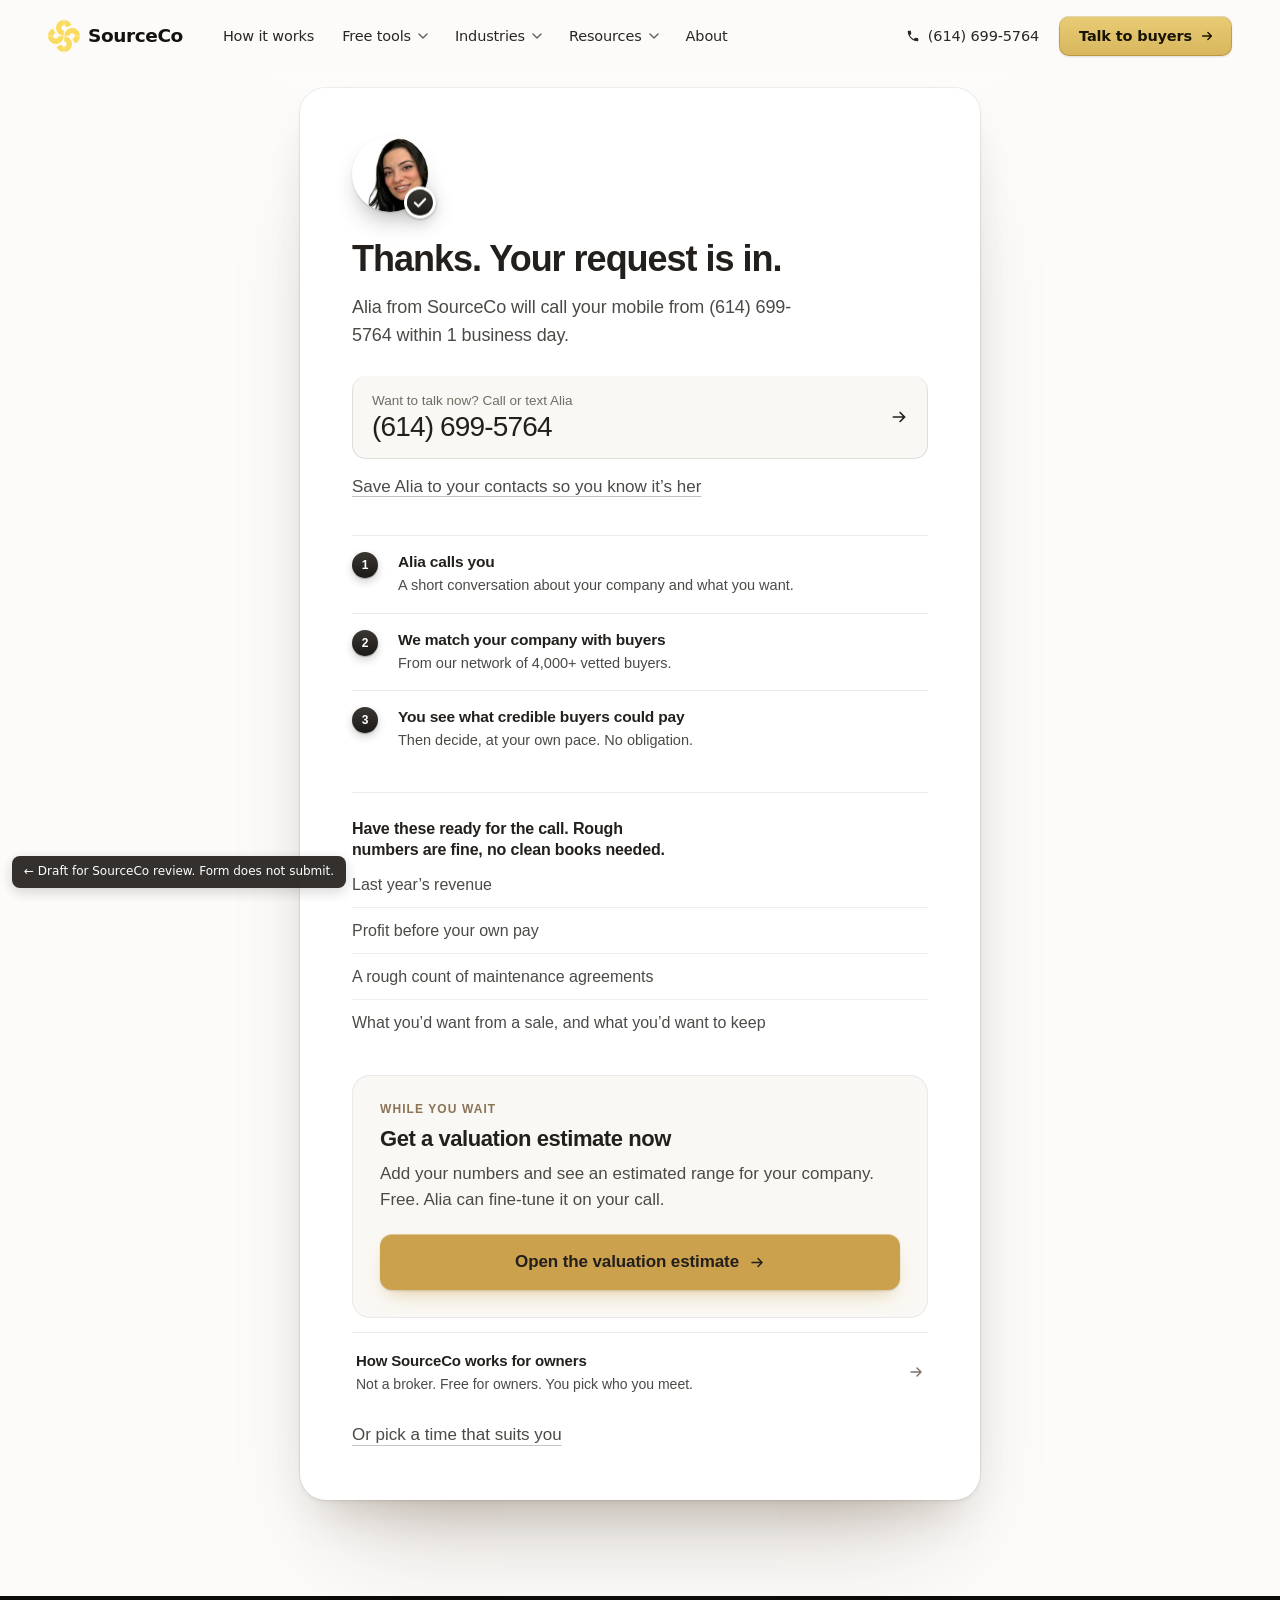
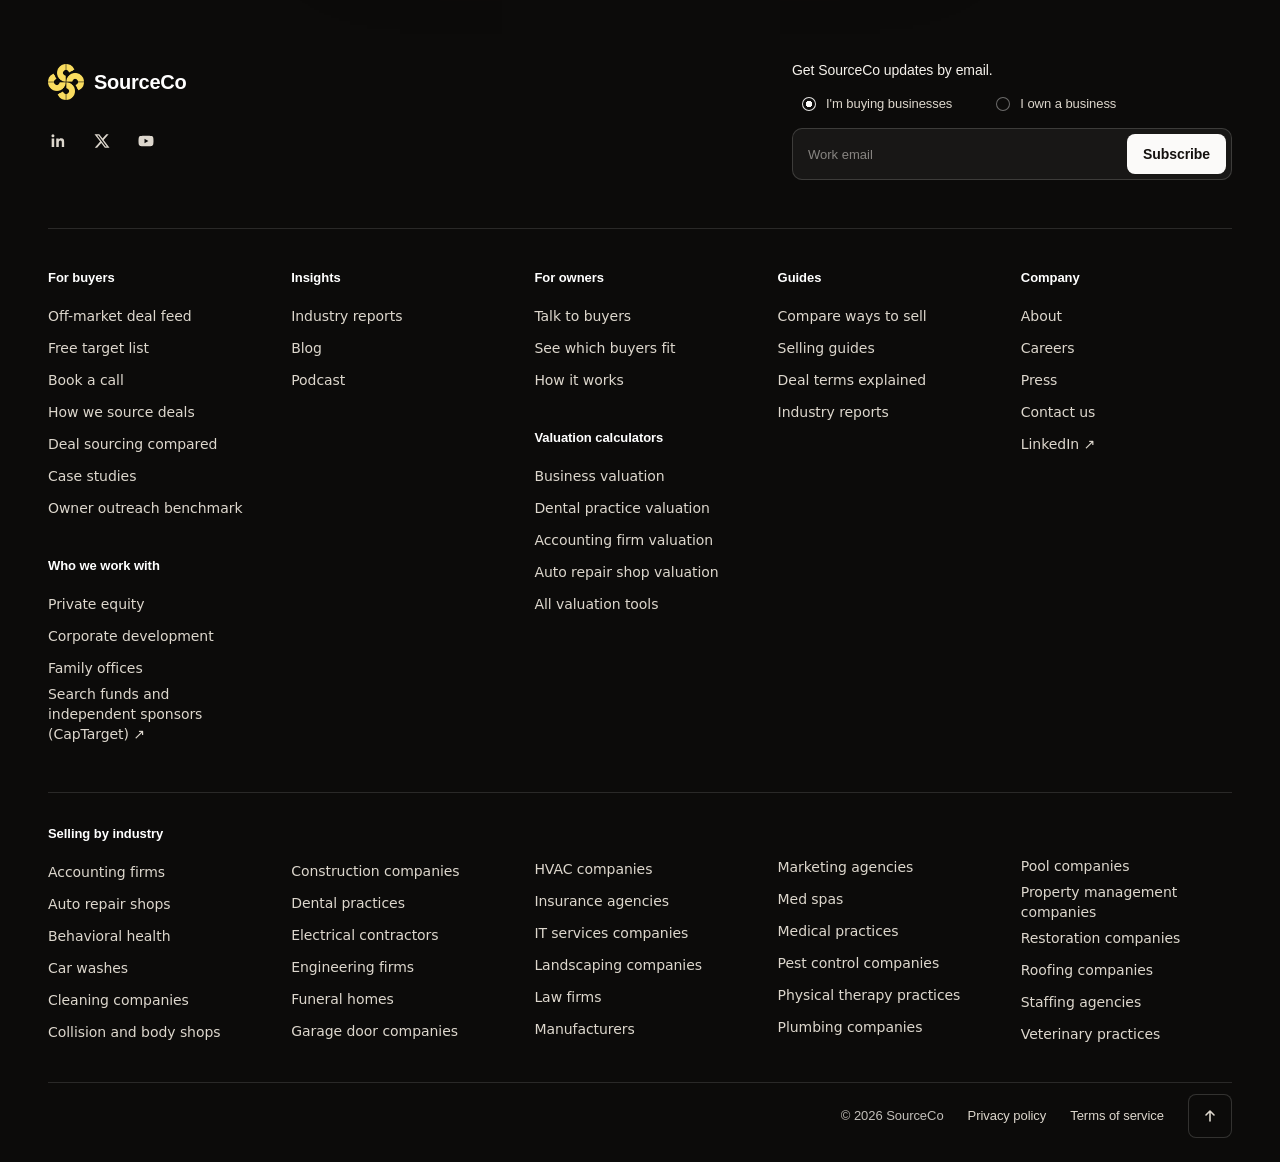
<file: drafts/lp-hvac-thank-you-preview.html>
<!DOCTYPE html><html lang="en-US"><head><meta charset="utf-8"/><title>Your request is in | SourceCo</title><meta content="" name="description"/><meta content="width=device-width, initial-scale=1" name="viewport"/><style id="wfshared">html { text-size-adjust: 100%; font-family: sans-serif; }
body { margin: 0px; }
article, aside, details, figcaption, figure, footer, header, hgroup, main, menu, nav, section, summary { display: block; }
[hidden], template { display: none; }
a { background-color: rgba(0, 0, 0, 0); }
a:active, a:hover { outline: 0px; }
b, strong { font-weight: bold; }
h1 { margin: 0.67em 0px; font-size: 2em; }
small { font-size: 80%; }
img { border: 0px; }
svg:not(:root) { overflow: hidden; }
button, input, optgroup, select, textarea { color: inherit; font: inherit; margin: 0px; }
button { overflow: visible; }
button, select { text-transform: none; }
button, html input[type="button"], input[type="reset"] { appearance: button; cursor: pointer; }
input { line-height: normal; }
input[type="checkbox"], input[type="radio"] { box-sizing: border-box; padding: 0px; }
@font-face { font-family: webflow-icons; src: url("[data-uri]") format("truetype"); font-weight: normal; font-style: normal; }
[class^="w-icon-"], [class*=" w-icon-"] { speak: none; font-variant: normal; text-transform: none; -webkit-font-smoothing: antialiased; font-style: normal; font-weight: normal; line-height: 1; font-family: webflow-icons !important; }
.w-icon-nav-menu::before { content: ""; }
* { box-sizing: border-box; }
html { height: 100%; }
body { color: rgb(51, 51, 51); background-color: rgb(255, 255, 255); min-height: 100%; margin: 0px; font-family: Arial, sans-serif; font-size: 14px; line-height: 20px; }
img { vertical-align: middle; max-width: 100%; display: inline-block; }
.w-inline-block { max-width: 100%; display: inline-block; }
.w-button { color: rgb(255, 255, 255); line-height: inherit; cursor: pointer; background-color: rgb(56, 152, 236); border: 0px; border-radius: 0px; padding: 9px 15px; text-decoration: none; display: inline-block; }
input.w-button { appearance: button; }
:where(button.w-popover-trigger), :where(button.w-modal-trigger) { color: inherit; cursor: pointer; font: inherit; text-align: inherit; text-decoration: inherit; background-color: rgba(0, 0, 0, 0); border: 0px; margin: 0px; padding: 0px; }
:where(.w-popover) { position-anchor: auto; position-area: top; }
:where(.w-modal[data-w-modal-lock-scroll]) { overscroll-behavior: contain; }
h1, h2, h3, h4, h5, h6 { margin-bottom: 10px; font-weight: bold; }
h1 { margin-top: 20px; font-size: 38px; line-height: 44px; }
h2 { margin-top: 20px; font-size: 32px; line-height: 36px; }
p { margin-top: 0px; margin-bottom: 10px; }
ul, ol { margin-top: 0px; margin-bottom: 10px; padding-left: 40px; }
.w-embed::before, .w-embed::after { content: " "; grid-area: 1 / 1 / 2 / 2; display: table; }
.w-embed::after { clear: both; }
button, [type="button"], [type="reset"] { cursor: pointer; appearance: button; border: 0px; }
.w-form { margin: 0px 0px 15px; }
.w-form-done { text-align: center; background-color: rgb(221, 221, 221); padding: 20px; display: none; }
.w-form-fail { background-color: rgb(255, 222, 222); margin-top: 10px; padding: 10px; display: none; }
label { margin-bottom: 5px; font-weight: bold; display: block; }
.w-input, .w-select { color: rgb(51, 51, 51); vertical-align: middle; background-color: rgb(255, 255, 255); border: 1px solid rgb(204, 204, 204); width: 100%; height: 38px; margin-bottom: 10px; padding: 8px 12px; font-size: 14px; line-height: 1.42857; display: block; }
.w-input::placeholder, .w-select::placeholder { color: rgb(153, 153, 153); }
.w-input:focus, .w-select:focus { border-color: rgb(56, 152, 236); outline: 0px; }
.w-form-label { cursor: pointer; margin-bottom: 0px; font-weight: normal; display: inline-block; }
.w-radio { margin-bottom: 5px; padding-left: 20px; display: block; }
.w-radio::before, .w-radio::after { content: " "; grid-area: 1 / 1 / 2 / 2; display: table; }
.w-radio::after { clear: both; }
.w-radio-input { float: left; margin: 3px 0px 0px -20px; line-height: normal; }
.w-container { max-width: 940px; margin-left: auto; margin-right: auto; }
.w-container::before, .w-container::after { content: " "; grid-area: 1 / 1 / 2 / 2; display: table; }
.w-container::after { clear: both; }
@media screen and (max-width: 991px){.w-container { max-width: 728px; }}
@media screen and (max-width: 479px){.w-container { max-width: none; }}
.w-dropdown { text-align: left; z-index: 900; margin-left: auto; margin-right: auto; display: inline-block; position: relative; }
.w-dropdown-btn, .w-dropdown-toggle, .w-dropdown-link { vertical-align: top; color: rgb(34, 34, 34); text-align: left; white-space: nowrap; margin-left: auto; margin-right: auto; padding: 20px; text-decoration: none; position: relative; }
.w-dropdown-toggle { user-select: none; cursor: pointer; padding-right: 40px; display: inline-block; }
.w-dropdown-toggle:focus { outline: 0px; }
.w-dropdown-list { background: rgb(221, 221, 221); min-width: 100%; display: none; position: absolute; }
.w-dropdown-link { color: rgb(34, 34, 34); padding: 10px 20px; display: block; }
.w-dropdown-link:focus { outline: 0px; }
.w-nav { z-index: 1000; background: rgb(221, 221, 221); position: relative; }
.w-nav::before, .w-nav::after { content: " "; grid-area: 1 / 1 / 2 / 2; display: table; }
.w-nav::after { clear: both; }
.w-nav-brand { float: left; color: rgb(51, 51, 51); text-decoration: none; position: relative; }
.w-nav-menu { float: right; position: relative; }
.w-nav-button { float: right; cursor: pointer; -webkit-tap-highlight-color: rgba(0, 0, 0, 0); user-select: none; padding: 18px; font-size: 24px; display: none; position: relative; }
.w-nav-button:focus { outline: 0px; }
@media screen and (max-width: 991px){.w-nav[data-collapse="medium"] .w-nav-menu { display: none; }.w-nav[data-collapse="medium"] .w-nav-button { display: block; }}
@media screen and (max-width: 767px){.w-nav-brand { padding-left: 10px; }}
@keyframes spin { 
  0% { transform: rotate(0deg); }
  100% { transform: rotate(360deg); }
}
:root { --black: black; --dark-green: #40453b; --gold: #ddc66b; --white: white; --cream-white-font: #f4ece8; --bg-yellow-neutral-medium: #f9f5f3; --team-cream-200: #fbfaf9; --accessible-components--dark-grey: #9b9b9b; --accessible-components--dodger-blue: #1378d1; --accessible-components--white-smoke: whitesmoke; --sp-6: 24px; --team-ink-1000: #221f1c; --team-ink-600: #4c4a46; --team-gold-500: #cba14d; --sp-16: 64px; --team-ink-300: #8b7355; --team-ink-400: #7f756c; --team-gold-700: #a17936; --sp-4: 16px; --team-ink-700: #2c2927; --sp-5: 20px; --sp-2: 8px; --sp-3: 12px; --team-cream-400: #f8f4ee; --sp-8: 32px; --team-gold-400: #d7b65c; --team-cream-800: #e8e0d6; --sp-1: 4px; --sp-12: 48px; --sp-10: 40px; --sp-20: 80px; --team-red-700: #b91c1c; --team-slate-200: #e2e8f0; --team-slate-950: #020817; --sp-24: 96px; --team-slate-400: #94a3b8; --team-slate-600: #475569; --team-slate-100: #f1f5f9; --team-cream-700: #eae7e1; --team-cream-500: #f4efe8; --team-gold-600: #c9a96e; --team-gold-300: #e6c97a; --team-cream-300: #fcfbfa; --p: 10%; --_shell-v2-tokens---ink: #14110f; --_shell-v2-tokens---ink-base: #221f1c; --_shell-v2-tokens---text-2: #4c4a46; --_shell-v2-tokens---muted: #6b635a; --_shell-v2-tokens---page: #fbfaf9; --_shell-v2-tokens---surface: #fff; --_shell-v2-tokens---tint: #f6f2ec; --_shell-v2-tokens---gold: #d7b65c; --_shell-v2-tokens---footer-ground: #0c0b0a; --_shell-v2-tokens---footer-link: #ddd7cd; --elements-webflow-library--accent--primary-1: #4a3aff; --_shell-v2-tokens---hairline: #221f1c1f; --elements-webflow-library--general--shadow-02: #14142b14; --_shell-v2-tokens---hairline-soft: #221f1c14; --elements-webflow-library--general--shadow-01: #14142b0f; --_shell-v2-tokens---wash-hover: #14110f0b; --elements-webflow-library--general--shadow-03: #14142b1a; --_shell-v2-tokens---wash-current: #14110f0f; --elements-webflow-library--neutral--800: #211f54; --_shell-v2-tokens---wash-focus: #14110f16; --elements-webflow-library--neutral--600: #6e7191; --_shell-v2-tokens---gutter: 48px; --elements-webflow-library--neutral--100: white; --_shell-v2-tokens---nav-h: 72px; --elements-webflow-library--neutral--300: #eff0f6; --elements-webflow-library--neutral--200: #f7f7fc; --elements-webflow-library--secondary--color-1: #281ca5; }
body { font-family: system-ui, -apple-system, BlinkMacSystemFont, "Segoe UI", Roboto, Oxygen, Ubuntu, Cantarell, "Fira Sans", "Droid Sans", "Helvetica Neue", sans-serif; font-size: 14px; line-height: 20px; }
h1 { color: var(--black); text-align: left; margin-top: 20px; margin-bottom: 10px; font-family: system-ui, -apple-system, BlinkMacSystemFont, "Segoe UI", Roboto, Oxygen, Ubuntu, Cantarell, "Fira Sans", "Droid Sans", "Helvetica Neue", sans-serif; font-size: 50px; font-weight: 600; line-height: 60px; }
h2 { color: var(--black); margin-top: 20px; margin-bottom: 10px; font-family: system-ui, -apple-system, BlinkMacSystemFont, "Segoe UI", Roboto, Oxygen, Ubuntu, Cantarell, "Fira Sans", "Droid Sans", "Helvetica Neue", sans-serif; font-size: 32px; font-weight: 600; line-height: 36px; }
p { color: rgb(31, 41, 55); margin-bottom: 10px; font-family: system-ui, -apple-system, BlinkMacSystemFont, "Segoe UI", Roboto, Oxygen, Ubuntu, Cantarell, "Fira Sans", "Droid Sans", "Helvetica Neue", sans-serif; font-size: 16px; font-weight: 400; }
a { text-decoration: underline; }
ul { margin-top: 0px; margin-bottom: 16px; padding-left: 40px; }
ol { margin-top: 30px; margin-bottom: 16px; padding-left: 40px; }
li { text-align: left; margin-top: 0px; padding-top: 6px; padding-bottom: 6px; font-family: system-ui, -apple-system, BlinkMacSystemFont, "Segoe UI", Roboto, Oxygen, Ubuntu, Cantarell, "Fira Sans", "Droid Sans", "Helvetica Neue", sans-serif; font-size: 16px; }
img { max-width: 100%; display: inline-block; }
label { margin-bottom: 5px; font-family: -apple-system, BlinkMacSystemFont, "Segoe UI Variable Text", "Segoe UI", Roboto, "Helvetica Neue", Arial, sans-serif; font-weight: 700; display: block; }
.navbar_component { z-index: 50; position: sticky; top: 0px; }
.navbar_skip { z-index: 60; color: rgb(251, 250, 249); background-color: rgb(20, 17, 15); border-radius: 8px; align-items: center; height: 44px; padding-left: 16px; padding-right: 16px; font-weight: 600; text-decoration: none; display: flex; position: absolute; top: 12px; left: -9999px; }
.navbar_skip:focus { left: 16px; }
.navbar_wrap { z-index: 5; background-color: rgb(251, 250, 249); height: 72px; transition: box-shadow 0.2s; position: relative; box-shadow: rgba(34, 31, 28, 0) 0px 1px, rgba(34, 31, 28, 0) 0px 2px 1px; }
.navbar_container { align-items: center; column-gap: 0px; max-width: 1376px; height: 100%; margin-left: auto; margin-right: auto; padding-left: 48px; padding-right: 48px; display: flex; position: relative; }
.navbar_brand { float: none; color: rgb(20, 17, 15); border-radius: 6px; flex: 0 0 auto; align-items: center; column-gap: 8px; height: 44px; margin-right: 28px; padding: 0px; text-decoration: none; display: flex; }
.navbar_logo-mark { width: 32px; height: 32px; display: block; }
.navbar_wordmark { color: rgb(20, 17, 15); letter-spacing: -0.01em; font-size: 18px; font-weight: 600; line-height: 24px; }
.navbar_menu { float: none; flex: 1 1 0%; align-items: center; column-gap: 4px; min-width: 0px; margin: 0px; display: flex; position: static; }
.navbar_menu-right { align-items: center; column-gap: 4px; margin-left: auto; display: flex; }
.navbar_link { color: rgb(20, 17, 15); text-align: left; cursor: pointer; border-radius: 6px; align-items: center; column-gap: 4px; height: 44px; margin: 0px; padding: 0px 12px; font-size: 14px; font-weight: 500; line-height: 20px; text-decoration: none; transition: background-color 0.16s; display: flex; }
.navbar_link:hover { background-color: rgba(20, 17, 15, 0.043); }
.navbar_link.is-phone { column-gap: 8px; }
.navbar_toggle { color: rgb(20, 17, 15); cursor: pointer; user-select: none; border-radius: 6px; align-items: center; column-gap: 4px; height: 44px; margin: 0px; padding: 0px 8px 0px 12px; font-size: 14px; font-weight: 500; line-height: 20px; transition: background-color 0.16s; display: flex; }
.navbar_toggle:hover { background-color: rgba(20, 17, 15, 0.043); }
.navbar_chev { flex: 0 0 auto; transition: transform 0.2s; }
.navbar_cta { color: rgb(20, 17, 15); letter-spacing: -0.006em; white-space: nowrap; cursor: pointer; background-image: linear-gradient(rgb(227, 198, 117) 0%, rgb(215, 182, 92) 48%, rgb(209, 174, 85) 100%); border-radius: 8px; flex-shrink: 0; align-items: center; column-gap: 8px; height: 44px; margin-left: 8px; padding: 0px 18px 0px 20px; font-size: 14px; font-weight: 600; line-height: 20px; text-decoration: none; transition: background-image 0.16s; display: inline-flex; box-shadow: rgba(255, 255, 255, 0.55) 0px 1px inset, rgba(143, 104, 35, 0.55) 0px 0px 0px 1px inset, rgba(34, 31, 28, 0.18) 0px 1px 2px, rgba(143, 104, 35, 0.45) 0px 6px 16px -4px; }
.navbar_cta:hover { background-image: linear-gradient(rgb(221, 189, 100) 0%, rgb(205, 170, 76) 100%); }
.navbar_cta-dd { flex-shrink: 0; align-items: center; height: 44px; margin-left: 0px; margin-right: 0px; display: flex; position: relative; }
.navbar_dd { margin-left: 0px; margin-right: 0px; position: relative; }
.navbar_dd-list { z-index: 10; background-color: rgb(255, 255, 255); border-radius: 12px; min-width: 300px; padding: 8px; position: absolute; top: calc(100% + 14px); left: 0px; box-shadow: rgba(34, 31, 28, 0.08) 0px 0px 0px 1px, rgba(34, 31, 28, 0.04) 0px 2px 4px, rgba(34, 31, 28, 0.18) 0px 16px 40px -12px; }
.navbar_dd-list::before { content: ""; height: 24px; position: absolute; top: -24px; left: 0px; right: 0px; }
.navbar_dd-list.is-tools { min-width: 360px; }
.navbar_dd-list.is-industries { min-width: 440px; }
.navbar_cols { grid-template-rows: auto; grid-template-columns: repeat(4, minmax(0px, 1fr)); column-gap: 48px; display: grid; }
.navbar_cols.is-2 { grid-template-rows: auto; grid-template-columns: repeat(2, minmax(0px, 1fr)); }
.navbar_col { min-width: 0px; position: relative; }
.navbar_col.has-rule { margin-top: 8px; padding-top: 8px; box-shadow: rgba(34, 31, 28, 0.08) 0px 1px inset; }
.navbar_col.is-grid { grid-template-columns: repeat(2, minmax(0px, 1fr)); column-gap: 8px; display: grid; }
.navbar_col-heading { color: rgb(20, 17, 15); margin: 0px 0px 12px; font-size: 13px; font-weight: 600; line-height: 20px; }
.navbar_col-heading.is-small { margin-top: 4px; margin-left: 12px; }
.navbar_item { border-radius: 6px; min-height: 36px; margin: 0px; padding: 8px 12px; text-decoration: none; transition: background-color 0.16s; display: block; }
.navbar_item:hover { background-color: rgba(20, 17, 15, 0.043); }
.navbar_item-title { color: rgb(20, 17, 15); align-items: center; column-gap: 6px; font-size: 14px; font-weight: 500; line-height: 20px; display: flex; }
.navbar_item-title.is-all { font-weight: 600; }
.navbar_item-desc { color: rgb(107, 99, 90); font-size: 12.5px; font-weight: 400; line-height: 17px; display: block; }
.navbar_buyer-link, .navbar_phone-mobile { display: none; }
.navbar_menu-button { float: none; color: rgb(20, 17, 15); text-align: center; cursor: pointer; background-color: rgba(0, 0, 0, 0); border-radius: 6px; flex-shrink: 0; justify-content: center; align-items: center; width: 44px; min-width: 44px; height: 44px; margin: 0px; padding: 0px; font-size: 16px; line-height: 44px; display: none; }
.navbar_scrim { z-index: 1; opacity: 0; pointer-events: none; background-color: rgba(34, 31, 28, 0.22); position: fixed; inset: 0px; }
.footer_component { color: rgb(246, 242, 236); letter-spacing: -0.004em; background-color: rgb(12, 11, 10); font-size: 14px; line-height: 20px; }
.footer_container { max-width: 1376px; margin-left: auto; margin-right: auto; padding-top: 64px; padding-left: 48px; padding-right: 48px; }
.footer_top { grid-template-rows: auto; grid-template-columns: 1fr; display: grid; }
.footer_brand { flex-direction: row; justify-content: space-between; align-self: start; align-items: flex-start; column-gap: 32px; display: flex; }
.footer_logo { color: rgb(255, 255, 255); align-items: center; column-gap: 10px; height: 44px; text-decoration: none; display: inline-flex; }
.footer_logo-mark { width: 36px; height: 36px; display: block; }
.footer_logo-word { color: rgb(255, 255, 255); letter-spacing: -0.012em; font-size: 20px; font-weight: 600; line-height: 28px; }
.footer_social { column-gap: 4px; margin-top: 16px; margin-left: -10px; display: flex; }
.footer_social-link { color: rgb(221, 215, 205); border-radius: 8px; justify-content: center; align-items: center; width: 40px; height: 40px; transition: background-color 0.16s, color 0.16s; display: flex; }
.footer_social-link:hover { color: rgb(255, 255, 255); background-color: rgba(251, 250, 249, 0.08); }
.footer_form-block { width: 440px; max-width: 100%; margin: 0px; }
.footer_form-wrap, .footer_form-wrap._w-form { margin: 0px; padding: 0px; }
.footer_form { flex-direction: column; row-gap: 10px; margin: 0px; display: flex; }
.footer_form-label { color: rgb(246, 242, 236); margin: 0px; font-size: 14px; font-weight: 500; line-height: 20px; display: block; }
.footer_roles { flex-wrap: wrap; gap: 8px 24px; display: flex; }
.footer_role { color: rgb(221, 215, 205); white-space: nowrap; cursor: pointer; align-items: center; column-gap: 10px; height: 28px; margin: 0px; padding: 0px; font-size: 13px; line-height: 20px; display: flex; }
.footer_role:hover { color: rgb(255, 255, 255); }
.footer_radio { cursor: pointer; appearance: none; background-color: rgba(0, 0, 0, 0); border-style: none; border-radius: 50%; flex: 0 0 auto; width: 14px; height: 14px; margin: 0px; box-shadow: rgba(251, 250, 249, 0.4) 0px 0px 0px 1px inset; }
.footer_role-label { color: inherit; margin: 0px; font-size: 13px; }
.footer_field { background-color: rgba(251, 250, 249, 0.05); border-radius: 10px; align-items: center; column-gap: 8px; height: 52px; padding: 0px 6px 0px 16px; transition: box-shadow 0.16s; display: flex; box-shadow: rgba(251, 250, 249, 0.16) 0px 0px 0px 1px inset; }
.footer_input { color: rgb(255, 255, 255); background-color: rgba(0, 0, 0, 0); border-style: none; outline-style: none; flex: 1 1 0%; min-width: 0px; height: 44px; margin: 0px; padding: 0px; font-size: 16px; }
.footer_input::placeholder { color: rgba(246, 242, 236, 0.5); font-size: 13px; }
.footer_submit { color: rgb(20, 17, 15); letter-spacing: -0.006em; cursor: pointer; background-color: rgb(251, 250, 249); border-style: none; border-radius: 8px; flex: 0 0 auto; height: 40px; margin: 0px; padding: 0px 16px; font-size: 14px; font-weight: 600; transition: background-color 0.16s; }
.footer_submit:hover { background-color: rgb(255, 255, 255); }
.footer_form-msg { color: rgb(246, 242, 236); background-color: rgba(0, 0, 0, 0); min-height: 20px; margin: 0px; padding: 0px; font-size: 13px; line-height: 20px; }
.footer_cols { grid-template-rows: auto; grid-template-columns: repeat(5, minmax(0px, 1fr)); gap: 24px 32px; margin-top: 48px; padding-top: 40px; display: grid; box-shadow: rgba(251, 250, 249, 0.12) 0px 1px inset; }
.footer_col { min-width: 0px; }
.footer_group.is-next { margin-top: 32px; }
.footer_heading { color: rgb(255, 255, 255); margin: 0px 0px 12px; font-size: 13px; font-weight: 600; line-height: 20px; }
.footer_list { margin: 0px; padding: 0px; list-style: none; }
.footer_link { color: rgb(221, 215, 205); border-radius: 6px; align-items: center; min-height: 32px; margin-left: -8px; margin-right: -8px; padding: 0px 8px; font-size: 14px; font-weight: 400; line-height: 20px; text-decoration: none; transition: color 0.16s, background-color 0.16s; display: flex; }
.footer_link:hover { color: rgb(255, 255, 255); }
.footer_band { margin-top: 48px; padding-top: 32px; box-shadow: rgba(251, 250, 249, 0.12) 0px 1px inset; }
.footer_band-list { column-count: 5; column-gap: 32px; margin: 0px; padding: 0px; list-style: none; }
.footer_bottom { color: rgba(246, 242, 236, 0.78); flex-wrap: wrap; align-items: center; column-gap: 24px; margin-top: 32px; padding-top: 12px; padding-bottom: 24px; font-size: 13px; line-height: 20px; display: flex; box-shadow: rgba(251, 250, 249, 0.12) 0px 1px inset; }
.footer_bottom-link { color: rgb(221, 215, 205); align-items: center; min-height: 44px; font-size: 13px; font-weight: 400; line-height: 20px; text-decoration: none; display: flex; }
.footer_bottom-link:hover { color: rgb(255, 255, 255); }
.footer_bottom-text { align-items: center; min-height: 44px; font-size: 13px; line-height: 20px; display: flex; }
.footer_spacer { flex: 1 1 0%; }
.footer_top-link { color: rgb(221, 215, 205); border-radius: 8px; justify-content: center; align-items: center; width: 44px; height: 44px; transition: background-color 0.16s, color 0.16s; display: flex; box-shadow: rgba(251, 250, 249, 0.16) 0px 0px 0px 1px inset; }
.footer_top-link:hover { color: rgb(255, 255, 255); background-color: rgba(251, 250, 249, 0.08); }
.navbar_menu-icon { float: none; color: rgb(20, 17, 15); width: auto; margin: 0px; font-size: 22px; line-height: 44px; display: inline-block; }
.footer_li { margin-top: 0px; margin-bottom: 0px; padding: 0px; font-size: 14px; line-height: 20px; list-style-type: none; }
.navbar_foot { justify-content: space-between; align-items: center; display: flex; }
.navbar_foot-link { align-items: center; text-decoration: none; display: inline-flex; }
.navbar_foot-aud { align-items: center; display: flex; }
.asl-page { display: block; }
.asl-hero, .asl-wrap, .asl-hero-grid, .asl-ask, .asl-rise, .asl-d2, .asl-page-1 { outline-offset: 0px; }
@media screen and (min-width: 1440px){.footer_top { grid-template-columns: 280px minmax(0px, 1fr); column-gap: 48px; }.footer_brand { flex-direction: column; align-items: stretch; }.footer_form-block { width: 100%; }.footer_cols { box-shadow: none; column-gap: 24px; margin-top: 0px; padding-top: 0px; }}
@media screen and (max-width: 991px){.navbar_wrap { height: 64px; }.navbar_container { padding-left: 32px; padding-right: 32px; }.navbar_brand { margin-right: auto; }.navbar_menu { background-color: rgb(255, 255, 255); flex-direction: column; align-items: stretch; column-gap: 0px; padding-left: 32px; padding-right: 32px; box-shadow: rgba(34, 31, 28, 0.12) 0px -1px; }.navbar_menu-right { flex-direction: column; align-items: stretch; column-gap: 0px; margin-left: 0px; }.navbar_link { border-radius: 0px; min-height: 56px; padding: 0px; font-size: 16px; font-weight: 600; line-height: 24px; box-shadow: rgba(34, 31, 28, 0.12) 0px -1px inset; }.navbar_link:hover { background-color: rgba(0, 0, 0, 0); }.navbar_link.is-phone { display: none; }.navbar_toggle { border-radius: 0px; justify-content: space-between; width: 100%; min-height: 56px; padding: 0px; font-size: 16px; font-weight: 600; line-height: 24px; }.navbar_toggle:hover { background-color: rgba(0, 0, 0, 0); }.navbar_cta { margin-left: 0px; }.navbar_dd { border-bottom: 1px solid rgba(34, 31, 28, 0.12); }.navbar_dd-list { width: auto; box-shadow: none; background-color: rgba(0, 0, 0, 0); border-radius: 0px; min-width: 0px; padding: 0px 0px 16px; position: static; top: auto; left: auto; right: auto; }.navbar_dd-list::before { display: none; }.navbar_dd-list.is-tools, .navbar_dd-list.is-industries, .navbar_dd-list.is-guides { min-width: 0px; }.navbar_cols { display: block; }.navbar_col.is-grid { display: block; }.navbar_col-heading { margin: 4px 0px 2px; }.navbar_item { border-radius: 0px; min-height: 44px; margin-left: 0px; padding: 8px 0px; }.navbar_item:hover { background-color: rgba(0, 0, 0, 0); }.navbar_item-title { font-size: 15px; line-height: 24px; }.navbar_phone-mobile { color: rgb(20, 17, 15); border-radius: 6px; justify-content: center; align-items: center; width: 44px; height: 44px; text-decoration: none; display: flex; }.navbar_menu-button { margin-left: 4px; display: flex; }.navbar_scrim, .navbar_phone-desktop { display: none; }.footer_container { padding-top: 48px; padding-left: 32px; padding-right: 32px; }.footer_top { row-gap: 32px; }.footer_brand { flex-direction: column; align-items: stretch; }.footer_form-block { width: 100%; }.footer_cols { grid-template-rows: auto; grid-template-columns: repeat(2, minmax(0px, 1fr)); }.footer_link { min-height: 44px; }.footer_band-list { column-count: 3; }.footer_bottom { flex-direction: column; align-items: flex-start; column-gap: 0px; }.footer_spacer { display: none; }}
@media screen and (max-width: 767px){a { color: rgb(0, 0, 0); }.navbar_container { padding-left: 16px; padding-right: 16px; }.navbar_wordmark { font-size: 17px; }.navbar_menu { padding-left: 16px; padding-right: 16px; }.footer_container { padding-left: 16px; padding-right: 16px; }.footer_cols { grid-template-rows: auto; grid-template-columns: 1fr; }.footer_band-list { column-count: 2; }}</style><script type="text/javascript">!function(o,c){var n=c.documentElement,t=" w-mod-";n.className+=t+"js",("ontouchstart"in o||o.DocumentTouch&&c instanceof DocumentTouch)&&(n.className+=t+"touch")}(window,document);</script><meta name="robots" content="noindex, nofollow"></head><body><header id="top" data-wf-component-id="8c933bc5-6830-8977-41fc-c5bff8f7d426" data-wf-variant-state="base" class="navbar_component"><a href="#main" class="navbar_skip">Skip to content</a><div data-wf-target="[[[&quot;8c933bc5-6830-8977-41fc-c5bff8f7d426&quot;,&quot;8c933bc5-6830-8977-41fc-c5bff8f7d429&quot;],[&quot;62463375-de07-9765-01aa-a7efab995f90&quot;]]]" data-animation="default" data-collapse="medium" data-duration="400" data-easing="ease" data-easing2="ease" role="banner" class="navbar_wrap w-nav"><div class="navbar_container w-container"><a aria-label="SourceCo home" href="/" class="navbar_brand w-nav-brand"><img src="[data-uri]" loading="lazy" alt="" class="navbar_logo-mark"/><span class="navbar_wordmark">SourceCo</span></a><nav role="navigation" class="navbar_menu w-nav-menu"><a href="/owners" class="navbar_link">How it works</a><div data-delay="0" data-hover="true" class="navbar_dd w-dropdown"><div aria-haspopup="menu" role="button" class="navbar_toggle w-dropdown-toggle"><div>Free tools</div><svg width="16" viewBox="0 0 16 16" stroke-width="1.5" stroke-linejoin="round" stroke-linecap="round" stroke="currentColor" height="16" fill="none" aria-hidden="true" class="navbar_chev navbar_chev"><path d="M4 6l4 4 4-4"></path></svg></div><nav class="navbar_dd-list is-tools w-dropdown-list"><div class="navbar_col"><div class="navbar_col-heading is-small">Valuation calculators</div><a href="/business-valuation-calculator" class="navbar_item w-dropdown-link"><span class="navbar_item-title">Business valuation</span><span class="navbar_item-desc">A value range for any type of business</span></a><a href="/tools/dental-practice-valuation-calculator" class="navbar_item w-dropdown-link"><span class="navbar_item-title">Dental practice valuation</span><span class="navbar_item-desc">A value range for a dental practice</span></a><a href="/tools/accounting-firm-valuation" class="navbar_item w-dropdown-link"><span class="navbar_item-title">Accounting firm valuation</span><span class="navbar_item-desc">A value range for an accounting firm</span></a><a href="/auto-shop-valuation-calculator" class="navbar_item w-dropdown-link"><span class="navbar_item-title">Auto repair shop valuation</span><span class="navbar_item-desc">A value range for an auto repair shop</span></a></div><div class="navbar_col has-rule"><a href="/get-matched" class="navbar_item w-dropdown-link"><span class="navbar_item-title">See which buyers fit</span><span class="navbar_item-desc">Which kinds of buyers fit yours</span></a><a href="/tools" class="navbar_item w-dropdown-link"><span class="navbar_item-title is-all">All valuation tools<svg width="14" viewBox="0 0 16 16" stroke-width="1.6" stroke-linejoin="round" stroke-linecap="round" stroke="#6B635A" height="14" fill="none" aria-hidden="true"><path d="M3 8h10M9 4l4 4-4 4"></path></svg></span></a></div></nav></div><div data-delay="150" data-hover="true" class="navbar_dd w-dropdown"><div role="button" aria-haspopup="menu" class="navbar_toggle w-dropdown-toggle"><div>Industries</div><svg aria-hidden="true" stroke-linejoin="round" stroke-linecap="round" stroke-width="1.5" stroke="currentColor" fill="none" viewBox="0 0 16 16" height="16" width="16" class="navbar_chev navbar_chev"><path d="M4 6l4 4 4-4"></path></svg></div><nav class="navbar_dd-list is-industries w-dropdown-list"><div class="navbar_col is-grid"><a href="/tools/dental-practice-valuation-calculator" class="navbar_item w-dropdown-link"><span class="navbar_item-title">Dental practices</span></a><a href="/tools/accounting-firm-valuation" class="navbar_item w-dropdown-link"><span class="navbar_item-title">Accounting firms</span></a><a href="/auto-shop-valuation-calculator" class="navbar_item w-dropdown-link"><span class="navbar_item-title">Auto repair shops</span></a><a href="/business-valuation-calculator" class="navbar_item w-dropdown-link"><span class="navbar_item-title">HVAC companies</span></a><a href="/business-valuation-calculator" class="navbar_item w-dropdown-link"><span class="navbar_item-title">Plumbing companies</span></a><a href="/business-valuation-calculator" class="navbar_item w-dropdown-link"><span class="navbar_item-title">Law firms</span></a><a href="/business-valuation-calculator" class="navbar_item w-dropdown-link"><span class="navbar_item-title">Insurance agencies</span></a><a href="/business-valuation-calculator" class="navbar_item w-dropdown-link"><span class="navbar_item-title">Medical practices</span></a></div><div class="navbar_col has-rule"><a href="/owners#industries" class="navbar_item w-dropdown-link"><span class="navbar_item-title is-all">All industries<svg aria-hidden="true" stroke-linejoin="round" stroke-linecap="round" stroke-width="1.6" stroke="#6B635A" fill="none" viewBox="0 0 16 16" height="14" width="14"><path d="M3 8h10M9 4l4 4-4 4"></path></svg></span></a></div></nav></div><div data-delay="0" data-hover="true" class="navbar_dd w-dropdown"><div class="navbar_toggle w-dropdown-toggle"><div>Resources</div><svg aria-hidden="true" fill="none" height="16" stroke="currentColor" stroke-linecap="round" stroke-linejoin="round" stroke-width="1.5" viewBox="0 0 16 16" width="16" class="navbar_chev navbar_chev"><path d="M4 6l4 4 4-4"></path></svg></div><nav class="navbar_dd-list is-resources w-dropdown-list"><div class="navbar_cols is-2"><div class="navbar_col"><div class="navbar_col-heading">Learn</div><a href="/resources/industry-reports" class="navbar_item w-dropdown-link"><span class="navbar_item-title">Industry reports</span><span class="navbar_item-desc">Prices, buyers and deal terms in your trade</span></a><a href="/resources" class="navbar_item w-dropdown-link"><span class="navbar_item-title">Selling guides</span><span class="navbar_item-desc">Step-by-step guides for your industry</span></a><a href="/resources" class="navbar_item w-dropdown-link"><span class="navbar_item-title">Compare ways to sell</span><span class="navbar_item-desc">Using a broker, selling on your own, or SourceCo</span></a><a href="/resources" class="navbar_item w-dropdown-link"><span class="navbar_item-title">Deal terms explained</span><span class="navbar_item-desc">The words in an offer, in plain English</span></a></div><div class="navbar_col"><div class="navbar_col-heading">Tools and media</div><a href="/tools" class="navbar_item w-dropdown-link"><span class="navbar_item-title">Valuation calculators</span><span class="navbar_item-desc">A free value range for your business</span></a><a href="/blog" class="navbar_item w-dropdown-link"><span class="navbar_item-title">Blog</span><span class="navbar_item-desc">Articles on selling and buying businesses</span></a><a href="/podcast" class="navbar_item w-dropdown-link"><span class="navbar_item-title">Podcast</span><span class="navbar_item-desc">Lower middle market M&amp;A, explained by the people doing the deals</span></a></div></div><div class="navbar_foot"><a href="/resources" class="navbar_foot-link w-inline-block">All resources<svg aria-hidden="true" fill="none" height="14" stroke="currentColor" stroke-linecap="round" stroke-linejoin="round" stroke-width="1.6" viewBox="0 0 16 16" width="14"><path d="M3 8h10M9 4l4 4-4 4"></path></svg></a><div class="navbar_foot-aud"><span>Browse for</span><a href="/resources">Owners</a><a href="/resources?for=buyers">Buyers</a></div></div></nav></div><a href="/team" class="navbar_link">About</a><div class="navbar_menu-right"><a aria-label="Call SourceCo, (614) 699-5764" href="tel:+16146995764" class="navbar_link is-phone w-inline-block"><svg width="14" viewBox="0 0 24 24" height="14" fill="currentColor" aria-hidden="true"><path d="M6.6 10.8c1.4 2.8 3.8 5.1 6.6 6.6l2.2-2.2c.3-.3.7-.4 1-.2 1.1.4 2.3.6 3.6.6.6 0 1 .4 1 1V20c0 .6-.4 1-1 1C10.6 21 3 13.4 3 4c0-.6.4-1 1-1h3.5c.6 0 1 .4 1 1 0 1.3.2 2.5.6 3.6.1.3 0 .7-.2 1l-2.3 2.2z"></path></svg><span>(614) 699-5764</span></a></div></nav><div class="navbar_cta-dd"><a aria-label="Call SourceCo, (614) 699-5764" href="tel:+16146995764" class="navbar_phone-mobile w-inline-block"><svg width="18" viewBox="0 0 24 24" height="18" fill="currentColor" aria-hidden="true"><path d="M6.6 10.8c1.4 2.8 3.8 5.1 6.6 6.6l2.2-2.2c.3-.3.7-.4 1-.2 1.1.4 2.3.6 3.6.6.6 0 1 .4 1 1V20c0 .6-.4 1-1 1C10.6 21 3 13.4 3 4c0-.6.4-1 1-1h3.5c.6 0 1 .4 1 1 0 1.3.2 2.5.6 3.6.1.3 0 .7-.2 1l-2.3 2.2z"></path></svg></a><a href="/owners-find-buyers" class="navbar_cta w-inline-block">Talk to buyers<svg width="14" viewBox="0 0 16 16" stroke-width="1.6" stroke-linejoin="round" stroke-linecap="round" stroke="currentColor" height="14" fill="none" aria-hidden="true"><path d="M3 8h10M9 4l4 4-4 4"></path></svg></a></div><div class="navbar_menu-button w-nav-button"><div class="navbar_menu-icon w-icon-nav-menu"></div></div></div></div><div class="navbar_scrim"></div><div class="w-embed"><style>
@keyframes nav-in{from{opacity:0;transform:translateY(-4px)}to{opacity:1;transform:none}}
@keyframes sheet-in{from{opacity:0;transform:translateY(-8px)}to{opacity:1;transform:none}}
@keyframes scrim-in{from{opacity:0}to{opacity:1}}
@media (prefers-reduced-motion:reduce){.navbar_component *{animation:none!important;transition:none!important}}
.navbar_dd-list.w--open{animation:nav-in .18s ease both}
.navbar_toggle.w--open{background-color:rgba(20,17,15,.06)}
.navbar_toggle.w--open .navbar_chev,.navbar_cta.w--open .navbar_chev{transform:rotate(180deg)}
.navbar_link.w--current{font-weight:600;background-color:rgba(20,17,15,.06)}
.navbar_item.w--current .navbar_item-title{font-weight:600}
.navbar_component.is-scrolled .navbar_wrap{box-shadow:0 1px 0 rgba(34,31,28,.12),0 2px 1px rgba(34,31,28,.06)}
.navbar_link:focus-visible,.navbar_toggle:focus-visible,.navbar_item:focus-visible,.navbar_brand:focus-visible,.navbar_cta:focus-visible,.navbar_icon-button:focus-visible,.navbar_menu-button:focus-visible{outline:0;background-color:rgba(20,17,15,.085)}
.navbar_component:has(.navbar_dd-list.w--open) .navbar_scrim{opacity:1;pointer-events:auto;animation:scrim-in .2s ease both}
@media (max-width:991px){
.navbar_menu-button.w--open{background-color:rgba(20,17,15,.06)}
.navbar_menu[data-nav-menu-open]{position:fixed;z-index:4;left:0;right:0;top:64px;height:calc(100dvh - 64px);overflow-y:auto;animation:sheet-in .22s ease both}
.navbar_toggle.w--open{position:sticky;top:0;z-index:2;background-color:#fff}
.navbar_dd-list.w--open{animation:none}
.navbar_cta-dd .navbar_dd-list.w--open{animation:nav-in .18s ease both}
}
</style></div><div class="w-embed"><style>@media (max-width:379px){.navbar_cta{padding-left:14px;padding-right:12px;column-gap:6px}.navbar_wordmark{font-size:16px}.navbar_container{column-gap:2px}}@media (max-width:369px){.navbar_wordmark{display:none}}</style></div><div class="w-embed"><style>@media (min-width:992px){.navbar_dd-list>.navbar_col,.navbar_dd-list .navbar_cols{max-height:calc(100vh - 120px);overflow-y:auto}}</style></div><div class="w-embed"><style>
/* NAV v2 BAR: scroll-linked floating glass bar. --p (0 to 1) is set by the nav script as you scroll; everything below interpolates on it. Edit tokens in the first two rules. */
.navbar_component{--nav-h:72px;--nav-h-s:56px;--nav-ink:#14110F;--nav-ink-2:#2A2622;--nav-hover:rgba(20,17,15,.055);--nav-top-bg:#FBFAF9;--glass:251,250,249;--glass-a:.8;--edge:rgba(20,17,15,.1);--ease:cubic-bezier(.22,.7,.2,1);--p:0;--pad0:48px;--pad1:20px;--font:-apple-system,BlinkMacSystemFont,"SF Pro Text","Inter","Segoe UI",system-ui,sans-serif}
.navbar_component.is-dark{--nav-ink:#FBFAF9;--nav-ink-2:rgba(251,250,249,.92);--nav-hover:rgba(255,252,246,.1);--glass:22,19,16;--glass-a:.72;--edge:rgba(255,252,246,.14)}
@media (max-width:991px){.navbar_component{--nav-h:64px;--nav-h-s:54px;--pad0:32px;--pad1:16px}}
@media (max-width:767px){.navbar_component{--pad0:16px;--pad1:12px}}
.navbar_component{height:var(--nav-h);position:relative;top:auto;z-index:50;background-color:var(--nav-top-bg);font-family:var(--font);-webkit-font-smoothing:antialiased;-moz-osx-font-smoothing:grayscale;transition:background-color .3s var(--ease)}
.navbar_component .navbar_wrap{position:fixed;left:0;right:0;z-index:50;margin-left:auto;margin-right:auto;width:var(--nav-w,100%);max-width:100%;height:var(--nav-hc,var(--nav-h));top:var(--nav-top,0);border-radius:var(--nav-r,0);background-color:transparent}
.navbar_component .navbar_wrap::before,.navbar_component .navbar_wrap::after{content:"";display:block;grid-area:auto;clear:none;position:absolute;inset:0;border-radius:inherit;pointer-events:none}
.navbar_component .navbar_wrap::before{z-index:-2;background-color:var(--nav-top-bg);opacity:calc(1 - var(--p)*1.7);will-change:opacity;transition:background-color .3s var(--ease)}
.navbar_component .navbar_wrap::after{z-index:-1;background-color:rgba(var(--glass),var(--glass-a));-webkit-backdrop-filter:blur(20px) saturate(1.5);backdrop-filter:blur(20px) saturate(1.5);box-shadow:inset 0 0 0 1px var(--edge);opacity:calc(var(--p)*1.7);will-change:opacity;transition:background-color .3s var(--ease),box-shadow .3s var(--ease)}
.navbar_component .navbar_container{padding-left:calc(var(--pad0) - (var(--pad0) - var(--pad1))*var(--p));padding-right:calc(var(--pad0) - (var(--pad0) - var(--pad1) + 6px)*var(--p))}
.navbar_component .navbar_logo-mark{width:calc(32px - 4px*var(--p));height:calc(32px - 4px*var(--p))}
.navbar_component .navbar_brand,.navbar_component .navbar_wordmark{color:var(--nav-ink)}
.navbar_component .navbar_wordmark{font-size:18.5px;font-weight:650;letter-spacing:-.022em;transition:color .25s}
.navbar_component .navbar_link,.navbar_component .navbar_toggle{color:var(--nav-ink-2);font-size:14.5px;font-weight:500;letter-spacing:-.011em;border-radius:9px;transition:color .18s,background-color .18s}
.navbar_component .navbar_link.w--current{font-weight:500;color:var(--nav-ink);background-color:var(--nav-hover)}
.navbar_component .navbar_toggle.w--open{color:var(--nav-ink);background-color:var(--nav-hover)}
.navbar_component .navbar_chev{opacity:.7;transition:transform .22s var(--ease),opacity .18s}
.navbar_component .navbar_toggle.w--open .navbar_chev{opacity:.9}
@media (hover:hover){.navbar_component .navbar_link:hover,.navbar_component .navbar_toggle:hover{color:var(--nav-ink);background-color:var(--nav-hover)}.navbar_component .navbar_toggle:hover .navbar_chev{opacity:.9}}
.navbar_component :is(.navbar_link,.navbar_toggle,.navbar_brand,.navbar_cta,.navbar_icon-button,.navbar_menu-button):focus-visible{outline:0;background-color:var(--nav-hover);box-shadow:0 0 0 2px var(--nav-top-bg),0 0 0 4px var(--nav-ink)}
.navbar_component .navbar_cta{height:40px;border-radius:10px;font-size:14.5px;font-weight:600;letter-spacing:-.011em;color:#1A1405;background-image:linear-gradient(180deg,#E8CC75 0%,#D8B65D 100%);box-shadow:inset 0 1px 0 rgba(255,255,255,.55),inset 0 0 0 1px rgba(146,108,34,.4),0 1px 2px rgba(20,17,15,.12);transition:background-image .2s,box-shadow .2s,transform .2s var(--ease)}
@media (hover:hover){.navbar_component .navbar_cta:hover{background-image:linear-gradient(180deg,#E4C569 0%,#D0AB4D 100%);box-shadow:inset 0 1px 0 rgba(255,255,255,.5),inset 0 0 0 1px rgba(146,108,34,.5),0 6px 14px -6px rgba(146,108,34,.55)}}
.navbar_component .navbar_cta:active{transform:translateY(.5px)}
@media (max-width:991px){.navbar_component .navbar_cta{height:44px}}
/* dark: the bar items follow */
.navbar_component.is-dark:not(.is-open) :is(.navbar_menu-button,.navbar_menu-icon,.navbar_icon-button,.navbar_phone-mobile){color:var(--nav-ink)}
.navbar_component.is-open{--nav-ink:#14110F;--nav-ink-2:#2A2622;--nav-hover:rgba(20,17,15,.055);--nav-top-bg:#FBFAF9}
.navbar_component.is-open .navbar_wrap{--p:0}
.navbar_component.is-open .navbar_wrap::before{opacity:1;background-color:#FBFAF9}
.navbar_component.is-open .navbar_wrap::after{opacity:0}
.navbar_component.is-instant,.navbar_component.is-instant *,.navbar_component.is-instant *::before,.navbar_component.is-instant *::after{transition:none!important}
html.nav-lock,html.nav-lock body{overflow:hidden;overscroll-behavior:none}
.navbar_menu[data-nav-menu-open]{overscroll-behavior:contain}
html{scroll-padding-top:88px}
@supports not ((backdrop-filter:blur(1px)) or (-webkit-backdrop-filter:blur(1px))){.navbar_component .navbar_wrap::after{background-color:var(--nav-top-bg)}}
@media (prefers-reduced-transparency:reduce),(prefers-contrast:more){.navbar_component .navbar_wrap::after{-webkit-backdrop-filter:none;backdrop-filter:none;background-color:var(--nav-top-bg)}}
@media (prefers-reduced-motion:reduce){.navbar_component,.navbar_component *,.navbar_component *::before,.navbar_component *::after{transition:none!important;animation:none!important}}
</style></div><div class="w-embed w-script"><script>
/* NAV v2 SCRIPT: compaction (one eased move, not scroll-linked), background sensing (light/dark + top colour), icons by title, menu clamp, phone menu lock, and a guard so page scripts (autoplay sliders and the like) cannot close an open menu. Override the sensed theme with data-nav-theme="dark|light" on a section or the page; add data-nav-color="#rrggbb" (or "transparent") next to it to give the bar that colour at the top (use on photo or gradient heroes), and data-nav-canvas="#rrggbb" (the hero's top colour) so the page behind is that colour too while the bar is at the top: a trackpad bounce past the top then shows the hero colour instead of white. A section that declares data-nav-theme is read by its position on the page, so nothing floating over it can change the bar. Feel: edit SNAP_IN / SNAP_OUT (scroll distance that compacts and expands the bar) and OMEGA (speed of the move: higher is quicker). */
(function(){
if(window.__navMotion)return;window.__navMotion=1;
var SNAP_IN=10,SNAP_OUT=3,OMEGA=15;
var doc=document.documentElement,navs=[],raf=0,idle=0,RM=matchMedia('(prefers-reduced-motion:reduce)');
/* Webflow closes an open menu or dropdown on any click outside it, including clicks a page script fires by itself (an autoplay slider clicking its own arrow every few seconds). Ignore clicks that are not from a person while one is open. */
addEventListener('click',function(e){if(e.isTrusted)return;if(document.querySelector('.navbar_menu-button.w--open,.navbar_component .w-dropdown-list.w--open'))e.stopImmediatePropagation()},true);
function parse(c){c=(c||'').trim();if(/^transparent$/i.test(c))return{r:0,g:0,b:0,a:0};var h=/^#([0-9a-f]{6})$/i.exec(c);if(h){var q=parseInt(h[1],16);return{r:q>>16,g:q>>8&255,b:q&255,a:1}}var m=/rgba?\(([^)]+)\)/.exec(c);if(!m)return null;var p=m[1].split(/[ ,\/]+/).filter(Boolean).map(parseFloat);return{r:p[0],g:p[1],b:p[2],a:p.length>3?p[3]:1}}
function lum(c){function f(v){v/=255;return v<=.03928?v/12.92:Math.pow((v+.055)/1.055,2.4)}return .2126*f(c.r)+.7152*f(c.g)+.0722*f(c.b)}
function over(t,b){var a=t.a+b.a*(1-t.a);if(!a)return{r:255,g:255,b:255,a:1};return{r:(t.r*t.a+b.r*b.a*(1-t.a))/a,g:(t.g*t.a+b.g*b.a*(1-t.a))/a,b:(t.b*t.a+b.b*b.a*(1-t.a))/a,a:a}}
var MEDIA={IMG:1,VIDEO:1,CANVAS:1,PICTURE:1,IFRAME:1,SVG:1};
function probe(nav,x,y){var list=document.elementsFromPoint(x,y),i,el,layers=[],real=false;
 for(i=0;i<list.length;i++){el=list[i];if((nav.wrap&&nav.wrap.contains(el))||el===doc||(el.closest&&el.closest('.navbar_scrim')))continue;
  if(el!==document.body)real=true;
  var o=el.closest&&el.closest('[data-nav-theme]');if(o){var t=o.getAttribute('data-nav-theme');if(t==='dark'||t==='light'){var cc=o.getAttribute('data-nav-color');return{theme:t,color:cc?parse(cc):null,canvas:o.getAttribute('data-nav-canvas')||''}}}
  var rc=el.getBoundingClientRect();if(rc.width<doc.clientWidth*.5||rc.height<120)continue;
  if(MEDIA[(el.tagName||'').toUpperCase()])return null;
  var cs=getComputedStyle(el),c=parse(cs.backgroundColor);
  if(cs.backgroundImage&&cs.backgroundImage.indexOf('url(')>-1&&!(c&&c.a>=.9))return null;
  if(c&&c.a>0){layers.push(c);if(c.a>=.99)break}}
 if(!real)return null;
 var base={r:255,g:255,b:255,a:1},k;for(k=layers.length-1;k>=0;k--)base=over(layers[k],base);
 return{theme:lum(base)<.34?'dark':'light',color:base}}
/* a section that declares its theme (data-nav-theme) is read by where it is on the page, not by what the browser hits at one pixel: nothing floating over it, and no bounce or overscroll, can change the answer */
function themed(x,y){var els=document.querySelectorAll('[data-nav-theme]'),best=null,ba=1e18,i,e,r,t,a,pg;
 for(i=0;i<els.length;i++){e=els[i];t=e.getAttribute('data-nav-theme');if(t!=='dark'&&t!=='light')continue;pg=e===doc||e===document.body;
  if(pg)a=1e17;else{r=e.getBoundingClientRect();if(r.width<1||r.height<1||x<r.left||x>r.right||y<r.top||y>r.bottom)continue;a=r.width*r.height}
  if(a<ba){ba=a;best=e}}
 if(!best)return null;var cc=best.getAttribute('data-nav-color');return{theme:best.getAttribute('data-nav-theme'),color:cc?parse(cc):null,canvas:best.getAttribute('data-nav-canvas')||'',auth:1}}
function scrollY(){return window.pageYOffset||doc.scrollTop||0}
function Nav(el){this.el=el;this.wrap=el.querySelector('.navbar_wrap');this.btn=el.querySelector('.navbar_menu-button');
 this.P=0;this.V=0;this.T=0;this.t0=0;this.dark=false;this.o=false;this.bg='';
 this.topDark=false;this.topBg=null;this.topCv='';this.cv='';this.topAuth=false;this.gDark=false;this.geo()}
Nav.prototype.geo=function(){var m=innerWidth<=991,W=doc.clientWidth;this.lw=W;this.W0=W;this.W1=m?W-16:Math.min(1240,W-32);this.H0=m?64:72;this.H1=m?54:56;this.T1=m?6:8;this.R1=m?14:16};
Nav.prototype.render=function(){var P=Math.max(0,Math.min(1,this.P)),s=this.wrap.style;this.el.style.setProperty('--p',P.toFixed(4));
 s.width=(this.W0+(this.W1-this.W0)*P).toFixed(2)+'px';s.height=(this.H0+(this.H1-this.H0)*P).toFixed(2)+'px';s.top=(this.T1*P).toFixed(2)+'px';s.borderRadius=(this.R1*P).toFixed(2)+'px';
 var sc=P>.02;if(sc!==this.sc){this.sc=sc;this.el.classList.toggle('is-scrolled',sc)}};
/* critically damped spring: no overshoot, and a reversal mid-move keeps its speed, so it never jolts */
Nav.prototype.step=function(now){var dt=this.t0?Math.min(.064,(now-this.t0)/1000):.016;this.t0=now;var d=this.P-this.T;
 if(RM.matches){this.P=this.T;this.V=0}else{var B=this.V+OMEGA*d,e=Math.exp(-OMEGA*dt);this.P=this.T+(d+B*dt)*e;this.V=(B-OMEGA*(d+B*dt))*e}
 if(Math.abs(this.P-this.T)<.0006&&Math.abs(this.V)<.01){this.P=this.T;this.V=0}
 this.render();return this.P!==this.T||this.V!==0};
/* compact once you scroll a few px; expand only back at the very top (the gap stops it flickering on a trackpad bounce) */
Nav.prototype.aim=function(){var y=scrollY(),t=this.T;
 if(this.o)t=0;else if(t===0&&y>SNAP_IN)t=1;else if(t===1&&y<SNAP_OUT)t=0;
 if(t!==this.T){this.T=t;if(t===1&&!this.o)this.sampleGlass();if(t===0&&!this.o)this.sampleTop();this.apply();return true}return false};
/* put the right look on the bar for where it is heading, from what was last measured (no waiting for a new measurement) */
Nav.prototype.apply=function(){var g=this.T===1&&!this.o,dark=g?this.gDark:this.topDark;
 if(dark!==this.dark){this.dark=dark;this.el.classList.toggle('is-dark',dark)}
 var cv=(!g&&!this.o&&this.topCv)?this.topCv:'';if(cv!==this.cv){this.cv=cv;doc.style.backgroundColor=cv}
 if(this.topBg!==null&&this.topBg!==this.bg){this.bg=this.topBg;if(this.bg)this.el.style.setProperty('--nav-top-bg',this.bg);else this.el.style.removeProperty('--nav-top-bg')}};
Nav.prototype.sampleGlass=function(){var w=doc.clientWidth,gy=this.T1+this.H1/2,xs=[w*.18,w*.5,w*.82],res=[],i,p,d=0;
 for(i=0;i<3;i++){p=probe(this,xs[i],gy);if(p)res.push(p)}
 if(!res.length)return;res.forEach(function(q){if(q.theme==='dark')d++});
 var dk=this.gDark?(d>=res.length/2):(d>res.length/2);if(res.length===3&&d===2)dk=true;this.gDark=dk};
Nav.prototype.sampleTop=function(){var w=doc.clientWidth,r=this.el.getBoundingClientRect(),ty=Math.max(2,Math.min(r.bottom+2,innerHeight-2)),tx=[6,w*.5,w-6],res=[],i,p,d=0;
 var au=0;for(i=0;i<3;i++){p=themed(tx[i],ty);if(p)au++;else p=probe(this,tx[i],ty);if(p)res.push(p)}
 if(res.length<2)return;var auth=au===res.length;if(!auth&&this.topAuth)return;if(auth)this.topAuth=true;res.forEach(function(q){if(q.theme==='dark')d++});
 this.topDark=d===res.length;var cvv='';res.forEach(function(q){if(!cvv&&q.canvas)cvv=q.canvas});this.topCv=d===res.length?cvv:'';
 if(d===res.length||d===0){var col=null;res.forEach(function(q){if(!col&&q.color)col=q.color});
  if(col)this.topBg=col.a===0?'transparent':'rgb('+Math.round(col.r)+','+Math.round(col.g)+','+Math.round(col.b)+')'}
 else this.topBg=''};
Nav.prototype.sense=function(){var o=this.btn&&this.btn.classList.contains('w--open');
 if(o!==this.o){this.o=o;this.el.classList.toggle('is-open',o);doc.classList.toggle('nav-lock',o);this.aim();kick();if(!o)this.apply()}
 if(this.o){if(this.dark){this.dark=false;this.el.classList.remove('is-dark')}return}
 if(this.T===1)this.sampleGlass();else if(scrollY()<=SNAP_IN)this.sampleTop();
 this.apply()};
function frame(now){raf=0;var more=false;navs.forEach(function(n){if(n.step(now))more=true;else n.t0=0});if(more)raf=requestAnimationFrame(frame)}
function kick(){if(!raf)raf=requestAnimationFrame(frame)}
function sampleAll(){navs.forEach(function(n){try{n.sense()}catch(e){}})}
var lastS=0;
function onScroll(){navs.forEach(function(n){n.aim()});kick();var t=performance.now();if(t-lastS>40){lastS=t;sampleAll()}clearTimeout(idle);idle=setTimeout(sampleAll,160)}
function snap(n){n.lv=innerWidth;n.geo();n.T=n.o?0:(scrollY()>SNAP_IN?1:0);n.P=n.T;n.V=0;n.render()}
/* phone browsers fire resize whenever their toolbar slides in or out while you scroll; only a real width change (rotation, window resize) re-measures, so a move in progress is never cut short */
function onResize(){navs.forEach(function(n){if(doc.clientWidth!==n.lw||innerWidth!==n.lv){n.lv=innerWidth;snap(n)}});sampleAll()}
/* icons from item titles */
var T2I={'off-market deal feed':'layers','free target list':'search','book a call':'cal','private equity':'building','corporate development':'briefcase','family offices':'users','search funds':'compass','how we source deals':'route','deal sourcing compared':'scale','case studies':'folder','owner outreach benchmark':'chart','industry reports':'file-chart','blog':'doc','podcast':'mic','talk to buyers':'chat','see which buyers fit':'match','how it works':'route','business valuation':'store','dental practice valuation':'tooth','accounting firm valuation':'ledger','auto repair shop valuation':'car','compare ways to sell':'scale','selling guides':'book','deal terms explained':'type','valuation calculators':'calc',"i'm buying businesses":'search','i own a business':'briefcase'};
function icons(){[].forEach.call(document.querySelectorAll('.navbar_item'),function(a){var t=a.querySelector('.navbar_item-title');if(!t)return;var k=t.textContent.replace(/[→↗]/g,'').trim().toLowerCase(),i=T2I[k];if(!i){for(var q in T2I)if(k.indexOf(q)===0){i=T2I[q];break}}if(i)a.setAttribute('data-ico',i)})}
/* keep wide menus inside the screen */
function clamp(l){if(innerWidth<992||l.classList.contains('is-mega'))return;l.style.marginLeft='0px';var r=l.getBoundingClientRect(),sh=0;if(r.right>innerWidth-16)sh=innerWidth-16-r.right;if(r.left+sh<16)sh=16-r.left;if(sh)l.style.marginLeft=sh+'px'}
function init(){
 [].forEach.call(document.querySelectorAll('.navbar_component'),function(el){var n=new Nav(el);navs.push(n);el.classList.add('is-instant');
  if(n.btn)new MutationObserver(function(){sampleAll()}).observe(n.btn,{attributes:true,attributeFilter:['class']});
  [].forEach.call(el.querySelectorAll('.navbar_dd-list'),function(l){new MutationObserver(function(){if(l.classList.contains('w--open'))clamp(l)}).observe(l,{attributes:true,attributeFilter:['class']})})});
 if(!navs.length)return;icons();
 navs.forEach(snap);sampleAll();navs.forEach(function(n){n.el.classList.add('is-ready')});
 requestAnimationFrame(function(){requestAnimationFrame(function(){navs.forEach(function(n){n.el.classList.remove('is-instant')})})});
 addEventListener('scroll',onScroll,{passive:true});addEventListener('resize',onResize);addEventListener('orientationchange',onResize);
 addEventListener('pageshow',function(){navs.forEach(function(n){n.el.classList.add('is-instant');snap(n)});sampleAll();requestAnimationFrame(function(){requestAnimationFrame(function(){navs.forEach(function(n){n.el.classList.remove('is-instant')})})})});
 addEventListener('load',function(){onResize();setTimeout(sampleAll,700);setTimeout(sampleAll,2000)});
 if(document.fonts&&document.fonts.ready)document.fonts.ready.then(sampleAll);
 setInterval(function(){if(!document.hidden&&!raf)sampleAll()},2000)}
if(document.readyState==='loading')document.addEventListener('DOMContentLoaded',init);else init();
})();
</script></div><div class="w-embed"><style>
/* NAV v2 PANELS: dropdown surface, rows, icon tiles, entrance. Icons live in the next embed. */
@keyframes dd-in{from{opacity:0;transform:translateY(-8px) scale(.98)}to{opacity:1;transform:none}}
@keyframes dd-item{from{opacity:0;transform:translateY(5px)}to{opacity:1;transform:none}}
.navbar_component .navbar_scrim{background-color:rgba(20,17,15,.16);-webkit-backdrop-filter:blur(3px);backdrop-filter:blur(3px)}
@media (min-width:992px){
.navbar_component .navbar_dd-list{background:linear-gradient(180deg,#FFFFFF 0%,#FDFCFA 100%);border-radius:20px;padding:10px;transform-origin:50% 0;box-shadow:0 0 0 1px rgba(20,17,15,.07),0 1px 1px rgba(20,17,15,.03),0 6px 12px -4px rgba(20,17,15,.06),0 18px 36px -10px rgba(20,17,15,.11),0 44px 80px -28px rgba(20,17,15,.16)}
.navbar_component .navbar_dd-list.w--open{animation:dd-in .28s var(--ease) both}
.navbar_component .navbar_dd-list.is-mega{padding:14px;top:calc(80px - 16px*var(--p));left:calc(48px*(1 - var(--p)));right:calc(48px*(1 - var(--p)))}
.navbar_component .navbar_dd-list.is-mega.is-two-cols{right:auto}
.navbar_component .navbar_dd-list.is-resources{width:min(700px,calc(100vw - 32px));left:0;padding:12px 12px 0}
.navbar_component .navbar_cols{column-gap:30px}
.navbar_component .navbar_cols.is-2{column-gap:6px}
.navbar_component .navbar_col-sep{left:-15px;background-color:rgba(20,17,15,.06)}
.navbar_component .navbar_col-heading{margin:2px 0 6px;padding:0 12px;font-size:10.5px;line-height:16px;font-weight:600;letter-spacing:.1em;text-transform:uppercase;color:#8E867B}
.navbar_component .navbar_col-heading.is-small{margin:2px 0 6px;padding:0 12px}
.navbar_component .navbar_col.has-rule{margin-top:8px;padding-top:8px;box-shadow:inset 0 1px 0 rgba(20,17,15,.07)}
.navbar_component .navbar_item{position:relative;min-height:0;margin:0;padding:9px 12px;border-radius:12px;transition:background-color .16s,box-shadow .16s}
.navbar_component .navbar_item.is-mega{margin-left:0}
@media (hover:hover){.navbar_component .navbar_item:hover{background-color:rgba(20,17,15,.045)}}
.navbar_component .navbar_item:focus-visible{outline:0;background-color:rgba(20,17,15,.05);box-shadow:inset 0 0 0 2px #14110F}
.navbar_component .navbar_item.w--current .navbar_item-title{font-weight:inherit}
.navbar_component .navbar_item-title{font-size:14.5px;line-height:20px;font-weight:500;letter-spacing:-.012em;color:#14110F}
.navbar_component .navbar_item-desc{margin-top:1px;font-size:13px;line-height:18px;letter-spacing:-.004em;color:#756D63}
.navbar_component .navbar_item:has(.navbar_item-desc){display:grid;grid-template-columns:minmax(0,1fr) 16px;column-gap:12px;align-items:center;padding:10px 12px}
.navbar_component .navbar_item[data-ico]:has(.navbar_item-desc){grid-template-columns:36px minmax(0,1fr) 16px}
.navbar_component .navbar_item:has(.navbar_item-desc) .navbar_item-title{font-weight:600}
.navbar_component .navbar_item[data-ico]:has(.navbar_item-desc) .navbar_item-title,.navbar_component .navbar_item[data-ico]:has(.navbar_item-desc) .navbar_item-desc{grid-column:2}
.navbar_component .navbar_item:not([data-ico]):has(.navbar_item-desc) .navbar_item-title,.navbar_component .navbar_item:not([data-ico]):has(.navbar_item-desc) .navbar_item-desc{grid-column:1}
.navbar_component .navbar_item[data-ico]:has(.navbar_item-desc)::before{content:"";grid-row:1 / span 2;grid-column:1;width:36px;height:36px;border-radius:10px;background:var(--g) center / 20px 20px no-repeat,#F5F1E8;transition:background-color .2s var(--ease),transform .25s var(--ease)}
.navbar_component .navbar_item:has(.navbar_item-desc)::after{content:"";grid-row:1 / span 2;grid-column:-2;width:16px;height:16px;justify-self:end;opacity:0;transform:translateX(-5px);background:url("data:image/svg+xml,%3Csvg xmlns='http://www.w3.org/2000/svg' viewBox='0 0 24 24' fill='none' stroke='%2314110F' stroke-width='1.8' stroke-linecap='round' stroke-linejoin='round'%3E%3Cpath d='M5 12h14M13 6l6 6-6 6'/%3E%3C/svg%3E") center / 14px no-repeat;transition:opacity .18s,transform .22s var(--ease)}
@media (hover:hover){
.navbar_component .navbar_item[data-ico]:has(.navbar_item-desc):hover::before{background:var(--gh) center / 20px 20px no-repeat,#14110F}
.navbar_component .navbar_item:has(.navbar_item-desc):hover::after{opacity:.55;transform:none}}
.navbar_component .navbar_item:has(.is-all){margin-top:4px}
.navbar_component .navbar_item .navbar_item-title.is-all,.navbar_component .navbar_item.w--current .navbar_item-title.is-all{font-size:11px;line-height:16px;font-weight:600;letter-spacing:.09em;text-transform:uppercase;color:#4A443C;gap:7px;transition:color .16s}
.navbar_component .navbar_item-title.is-all svg{width:12px;height:12px;stroke:currentColor;transition:transform .22s var(--ease)}
@media (hover:hover){.navbar_component .navbar_item:hover .navbar_item-title.is-all{color:#14110F}}
@media (hover:hover){.navbar_component .navbar_item:hover .navbar_item-title.is-all svg{transform:translateX(3px)}}
.navbar_component .navbar_item.is-chooser{padding:12px;border-radius:14px}
.navbar_component .navbar_item-title.is-chooser{font-size:15.5px;line-height:22px}
.navbar_component .navbar_dd-list.w--open .navbar_item{animation:dd-item .34s var(--ease) both}
.navbar_component .navbar_dd-list.w--open .navbar_col>:nth-child(3){animation-delay:.03s}
.navbar_component .navbar_dd-list.w--open .navbar_col>:nth-child(4){animation-delay:.06s}
.navbar_component .navbar_dd-list.w--open .navbar_col>:nth-child(5){animation-delay:.09s}
.navbar_component .navbar_dd-list.w--open .navbar_col>:nth-child(n+6){animation-delay:.12s}
.navbar_component .navbar_dd-list.w--open .navbar_cols>.navbar_col:nth-child(2) .navbar_item{animation-delay:.04s}
.navbar_component .navbar_dd-list.w--open .navbar_cols>.navbar_col:nth-child(3) .navbar_item{animation-delay:.08s}
.navbar_component .navbar_dd-list.w--open .navbar_cols>.navbar_col:nth-child(4) .navbar_item{animation-delay:.12s}
.navbar_component .navbar_foot{display:flex;align-items:center;justify-content:space-between;gap:16px;margin:10px -12px 0;padding:12px 24px;background-color:#F7F4EE;border-radius:0 0 20px 20px;box-shadow:inset 0 1px 0 rgba(20,17,15,.06)}
.navbar_component .navbar_foot-link{display:inline-flex;align-items:center;gap:7px;color:#4A443C;font-size:11px;line-height:20px;font-weight:600;letter-spacing:.09em;text-transform:uppercase;text-decoration:none;transition:color .16s}
@media (hover:hover){.navbar_component .navbar_foot-link:hover{color:#14110F}}
.navbar_component .navbar_foot-link svg{width:12px;height:12px}
.navbar_component .navbar_foot-link svg{transition:transform .22s var(--ease)}
@media (hover:hover){.navbar_component .navbar_foot-link:hover svg{transform:translateX(3px)}}
.navbar_component .navbar_foot-aud{display:flex;align-items:center;gap:2px;color:#9A9289;font-size:10.5px;line-height:20px;font-weight:600;letter-spacing:.1em;text-transform:uppercase}
.navbar_component .navbar_foot-aud a{padding:4px 10px;border-radius:8px;color:#4A443C;font-weight:600;text-decoration:none;transition:background-color .16s,color .16s}
@media (hover:hover){.navbar_component .navbar_foot-aud a:hover{background-color:rgba(20,17,15,.06);color:#14110F}}
.navbar_component .navbar_foot-link:focus-visible,.navbar_component .navbar_foot-aud a:focus-visible{outline:0;box-shadow:0 0 0 2px #F7F4EE,0 0 0 4px #14110F}
}
@media (max-width:991px){.navbar_component .navbar_item{white-space:normal}.navbar_component .navbar_col-heading{margin:14px 0 2px;font-size:10.5px;letter-spacing:.1em;text-transform:uppercase;color:#8E867B}.navbar_component .navbar_foot{display:flex;margin:2px 0 0;padding:4px 0 12px}.navbar_component .navbar_foot-aud{display:none}.navbar_component .navbar_foot-link{gap:8px;font-size:11px;min-height:44px;color:#4A443C}.navbar_component .navbar_item:has(.is-all){min-height:44px;display:flex;align-items:center}.navbar_component .navbar_col-heading{font-size:10.5px}}
@media (prefers-reduced-motion:reduce){.navbar_component .navbar_dd-list.w--open,.navbar_component .navbar_dd-list.w--open .navbar_item{animation:none}}
</style></div><div class="w-embed"><style>
/* NAV v2 ICONS: bespoke duotone set, 1.5px ink line + soft gold fill. --g resting, --gh on hover (light line on dark tile). Keyed by data-ico, set by the nav script from the item title. Source: docs/site/nav-icons-gen.py */
[data-ico="layers"]{--g:url("data:image/svg+xml,%3Csvg xmlns='http://www.w3.org/2000/svg' viewBox='0 0 24 24' stroke-width='1.5' stroke-linecap='round' stroke-linejoin='round'%3E%3Cpath d='M12 3 3 8l9 5 9-5-9-5z' fill='%23E6D193' stroke='%2314110F'/%3E%3Cpath d='M3 12.5l9 5 9-5' fill='none' stroke='%2314110F'/%3E%3Cpath d='M3 16.5l9 5 9-5' fill='none' stroke='%2314110F'/%3E%3C/svg%3E");--gh:url("data:image/svg+xml,%3Csvg xmlns='http://www.w3.org/2000/svg' viewBox='0 0 24 24' stroke-width='1.5' stroke-linecap='round' stroke-linejoin='round'%3E%3Cpath d='M12 3 3 8l9 5 9-5-9-5z' fill='%23D8B65D' stroke='%23FFFFFF'/%3E%3Cpath d='M3 12.5l9 5 9-5' fill='none' stroke='%23FFFFFF'/%3E%3Cpath d='M3 16.5l9 5 9-5' fill='none' stroke='%23FFFFFF'/%3E%3C/svg%3E")}
[data-ico="search"]{--g:url("data:image/svg+xml,%3Csvg xmlns='http://www.w3.org/2000/svg' viewBox='0 0 24 24' stroke-width='1.5' stroke-linecap='round' stroke-linejoin='round'%3E%3Ccircle cx='10.5' cy='10.5' r='6.5' fill='%23E6D193' stroke='%2314110F'/%3E%3Cpath d='M15.5 15.5 21 21' fill='none' stroke='%2314110F'/%3E%3C/svg%3E");--gh:url("data:image/svg+xml,%3Csvg xmlns='http://www.w3.org/2000/svg' viewBox='0 0 24 24' stroke-width='1.5' stroke-linecap='round' stroke-linejoin='round'%3E%3Ccircle cx='10.5' cy='10.5' r='6.5' fill='%23D8B65D' stroke='%23FFFFFF'/%3E%3Cpath d='M15.5 15.5 21 21' fill='none' stroke='%23FFFFFF'/%3E%3C/svg%3E")}
[data-ico="cal"]{--g:url("data:image/svg+xml,%3Csvg xmlns='http://www.w3.org/2000/svg' viewBox='0 0 24 24' stroke-width='1.5' stroke-linecap='round' stroke-linejoin='round'%3E%3Cpath d='M3.5 8.5a3 3 0 0 1 3-3.5h11a3 3 0 0 1 3 3.5V10h-17z' fill='%23E6D193' stroke='%2314110F'/%3E%3Cpath d='M6.5 5h11a3 3 0 0 1 3 3v9.5a3 3 0 0 1-3 3h-11a3 3 0 0 1-3-3V8a3 3 0 0 1 3-3z' fill='none' stroke='%2314110F'/%3E%3Cpath d='M3.5 10h17M8 3v3.5M16 3v3.5' fill='none' stroke='%2314110F'/%3E%3Ccircle cx='8' cy='14.5' r='0.9' fill='%2314110F' stroke='none'/%3E%3Ccircle cx='12' cy='14.5' r='0.9' fill='%2314110F' stroke='none'/%3E%3Ccircle cx='16' cy='14.5' r='0.9' fill='%2314110F' stroke='none'/%3E%3C/svg%3E");--gh:url("data:image/svg+xml,%3Csvg xmlns='http://www.w3.org/2000/svg' viewBox='0 0 24 24' stroke-width='1.5' stroke-linecap='round' stroke-linejoin='round'%3E%3Cpath d='M3.5 8.5a3 3 0 0 1 3-3.5h11a3 3 0 0 1 3 3.5V10h-17z' fill='%23D8B65D' stroke='%23FFFFFF'/%3E%3Cpath d='M6.5 5h11a3 3 0 0 1 3 3v9.5a3 3 0 0 1-3 3h-11a3 3 0 0 1-3-3V8a3 3 0 0 1 3-3z' fill='none' stroke='%23FFFFFF'/%3E%3Cpath d='M3.5 10h17M8 3v3.5M16 3v3.5' fill='none' stroke='%23FFFFFF'/%3E%3Ccircle cx='8' cy='14.5' r='0.9' fill='%23FFFFFF' stroke='none'/%3E%3Ccircle cx='12' cy='14.5' r='0.9' fill='%23FFFFFF' stroke='none'/%3E%3Ccircle cx='16' cy='14.5' r='0.9' fill='%23FFFFFF' stroke='none'/%3E%3C/svg%3E")}
[data-ico="building"]{--g:url("data:image/svg+xml,%3Csvg xmlns='http://www.w3.org/2000/svg' viewBox='0 0 24 24' stroke-width='1.5' stroke-linecap='round' stroke-linejoin='round'%3E%3Cpath d='M6.5 3.5h11a1.5 1.5 0 0 1 1.5 1.5v15.5H5V5a1.5 1.5 0 0 1 1.5-1.5z' fill='%23E6D193' stroke='%2314110F'/%3E%3Cpath d='M9 8h2M13 8h2M9 12h2M13 12h2M10 20.5v-4h4v4' fill='none' stroke='%2314110F'/%3E%3C/svg%3E");--gh:url("data:image/svg+xml,%3Csvg xmlns='http://www.w3.org/2000/svg' viewBox='0 0 24 24' stroke-width='1.5' stroke-linecap='round' stroke-linejoin='round'%3E%3Cpath d='M6.5 3.5h11a1.5 1.5 0 0 1 1.5 1.5v15.5H5V5a1.5 1.5 0 0 1 1.5-1.5z' fill='%23D8B65D' stroke='%23FFFFFF'/%3E%3Cpath d='M9 8h2M13 8h2M9 12h2M13 12h2M10 20.5v-4h4v4' fill='none' stroke='%23FFFFFF'/%3E%3C/svg%3E")}
[data-ico="briefcase"]{--g:url("data:image/svg+xml,%3Csvg xmlns='http://www.w3.org/2000/svg' viewBox='0 0 24 24' stroke-width='1.5' stroke-linecap='round' stroke-linejoin='round'%3E%3Cpath d='M5.5 7.5h13A2.5 2.5 0 0 1 21 10v7.5a2.5 2.5 0 0 1-2.5 2.5h-13A2.5 2.5 0 0 1 3 17.5V10a2.5 2.5 0 0 1 2.5-2.5z' fill='%23E6D193' stroke='%2314110F'/%3E%3Cpath d='M9 7.5V6a2 2 0 0 1 2-2h2a2 2 0 0 1 2 2v1.5M3 12.5h18' fill='none' stroke='%2314110F'/%3E%3C/svg%3E");--gh:url("data:image/svg+xml,%3Csvg xmlns='http://www.w3.org/2000/svg' viewBox='0 0 24 24' stroke-width='1.5' stroke-linecap='round' stroke-linejoin='round'%3E%3Cpath d='M5.5 7.5h13A2.5 2.5 0 0 1 21 10v7.5a2.5 2.5 0 0 1-2.5 2.5h-13A2.5 2.5 0 0 1 3 17.5V10a2.5 2.5 0 0 1 2.5-2.5z' fill='%23D8B65D' stroke='%23FFFFFF'/%3E%3Cpath d='M9 7.5V6a2 2 0 0 1 2-2h2a2 2 0 0 1 2 2v1.5M3 12.5h18' fill='none' stroke='%23FFFFFF'/%3E%3C/svg%3E")}
[data-ico="users"]{--g:url("data:image/svg+xml,%3Csvg xmlns='http://www.w3.org/2000/svg' viewBox='0 0 24 24' stroke-width='1.5' stroke-linecap='round' stroke-linejoin='round'%3E%3Ccircle cx='9' cy='8' r='3.5' fill='%23E6D193' stroke='%2314110F'/%3E%3Cpath d='M2.5 20a6.5 6.5 0 0 1 13 0' fill='none' stroke='%2314110F'/%3E%3Cpath d='M15.8 4.8a3.5 3.5 0 0 1 0 6.4M18.5 14.2A6.5 6.5 0 0 1 21.5 20' fill='none' stroke='%2314110F'/%3E%3C/svg%3E");--gh:url("data:image/svg+xml,%3Csvg xmlns='http://www.w3.org/2000/svg' viewBox='0 0 24 24' stroke-width='1.5' stroke-linecap='round' stroke-linejoin='round'%3E%3Ccircle cx='9' cy='8' r='3.5' fill='%23D8B65D' stroke='%23FFFFFF'/%3E%3Cpath d='M2.5 20a6.5 6.5 0 0 1 13 0' fill='none' stroke='%23FFFFFF'/%3E%3Cpath d='M15.8 4.8a3.5 3.5 0 0 1 0 6.4M18.5 14.2A6.5 6.5 0 0 1 21.5 20' fill='none' stroke='%23FFFFFF'/%3E%3C/svg%3E")}
[data-ico="compass"]{--g:url("data:image/svg+xml,%3Csvg xmlns='http://www.w3.org/2000/svg' viewBox='0 0 24 24' stroke-width='1.5' stroke-linecap='round' stroke-linejoin='round'%3E%3Ccircle cx='12' cy='12' r='9' fill='%23E6D193' stroke='%2314110F'/%3E%3Cpath d='M15.5 8.5l-2 5-5 2 2-5z' fill='%2314110F' stroke='%2314110F'/%3E%3C/svg%3E");--gh:url("data:image/svg+xml,%3Csvg xmlns='http://www.w3.org/2000/svg' viewBox='0 0 24 24' stroke-width='1.5' stroke-linecap='round' stroke-linejoin='round'%3E%3Ccircle cx='12' cy='12' r='9' fill='%23D8B65D' stroke='%23FFFFFF'/%3E%3Cpath d='M15.5 8.5l-2 5-5 2 2-5z' fill='%23FFFFFF' stroke='%23FFFFFF'/%3E%3C/svg%3E")}
[data-ico="route"]{--g:url("data:image/svg+xml,%3Csvg xmlns='http://www.w3.org/2000/svg' viewBox='0 0 24 24' stroke-width='1.5' stroke-linecap='round' stroke-linejoin='round'%3E%3Ccircle cx='5' cy='19' r='2.5' fill='%23E6D193' stroke='%2314110F'/%3E%3Ccircle cx='19' cy='5' r='2.5' fill='%23E6D193' stroke='%2314110F'/%3E%3Cpath d='M7.5 19H15a3.5 3.5 0 0 0 0-7H9a3.5 3.5 0 0 1 0-7h7.5' fill='none' stroke='%2314110F'/%3E%3C/svg%3E");--gh:url("data:image/svg+xml,%3Csvg xmlns='http://www.w3.org/2000/svg' viewBox='0 0 24 24' stroke-width='1.5' stroke-linecap='round' stroke-linejoin='round'%3E%3Ccircle cx='5' cy='19' r='2.5' fill='%23D8B65D' stroke='%23FFFFFF'/%3E%3Ccircle cx='19' cy='5' r='2.5' fill='%23D8B65D' stroke='%23FFFFFF'/%3E%3Cpath d='M7.5 19H15a3.5 3.5 0 0 0 0-7H9a3.5 3.5 0 0 1 0-7h7.5' fill='none' stroke='%23FFFFFF'/%3E%3C/svg%3E")}
[data-ico="scale"]{--g:url("data:image/svg+xml,%3Csvg xmlns='http://www.w3.org/2000/svg' viewBox='0 0 24 24' stroke-width='1.5' stroke-linecap='round' stroke-linejoin='round'%3E%3Cpath d='M12 4v16M7.5 20h9M4 7h16M4 7 1.5 13M4 7l2.5 6M20 7l-2.5 6M20 7l2.5 6' fill='none' stroke='%2314110F'/%3E%3Cpath d='M1.5 13h5a2.5 2.5 0 0 1-5 0z' fill='%23E6D193' stroke='%2314110F'/%3E%3Cpath d='M17.5 13h5a2.5 2.5 0 0 1-5 0z' fill='%23E6D193' stroke='%2314110F'/%3E%3C/svg%3E");--gh:url("data:image/svg+xml,%3Csvg xmlns='http://www.w3.org/2000/svg' viewBox='0 0 24 24' stroke-width='1.5' stroke-linecap='round' stroke-linejoin='round'%3E%3Cpath d='M12 4v16M7.5 20h9M4 7h16M4 7 1.5 13M4 7l2.5 6M20 7l-2.5 6M20 7l2.5 6' fill='none' stroke='%23FFFFFF'/%3E%3Cpath d='M1.5 13h5a2.5 2.5 0 0 1-5 0z' fill='%23D8B65D' stroke='%23FFFFFF'/%3E%3Cpath d='M17.5 13h5a2.5 2.5 0 0 1-5 0z' fill='%23D8B65D' stroke='%23FFFFFF'/%3E%3C/svg%3E")}
[data-ico="folder"]{--g:url("data:image/svg+xml,%3Csvg xmlns='http://www.w3.org/2000/svg' viewBox='0 0 24 24' stroke-width='1.5' stroke-linecap='round' stroke-linejoin='round'%3E%3Cpath d='M3 7a2 2 0 0 1 2-2h4l2 2.5h8a2 2 0 0 1 2 2V18a2 2 0 0 1-2 2H5a2 2 0 0 1-2-2z' fill='%23E6D193' stroke='%2314110F'/%3E%3Cpath d='M3 11h18' fill='none' stroke='%2314110F'/%3E%3C/svg%3E");--gh:url("data:image/svg+xml,%3Csvg xmlns='http://www.w3.org/2000/svg' viewBox='0 0 24 24' stroke-width='1.5' stroke-linecap='round' stroke-linejoin='round'%3E%3Cpath d='M3 7a2 2 0 0 1 2-2h4l2 2.5h8a2 2 0 0 1 2 2V18a2 2 0 0 1-2 2H5a2 2 0 0 1-2-2z' fill='%23D8B65D' stroke='%23FFFFFF'/%3E%3Cpath d='M3 11h18' fill='none' stroke='%23FFFFFF'/%3E%3C/svg%3E")}
[data-ico="chart"]{--g:url("data:image/svg+xml,%3Csvg xmlns='http://www.w3.org/2000/svg' viewBox='0 0 24 24' stroke-width='1.5' stroke-linecap='round' stroke-linejoin='round'%3E%3Cpath d='M5 12h2a1 1 0 0 1 1 1v7H4v-7a1 1 0 0 1 1-1z' fill='%23E6D193' stroke='%2314110F'/%3E%3Cpath d='M11 5h2a1 1 0 0 1 1 1v14h-4V6a1 1 0 0 1 1-1z' fill='%23E6D193' stroke='%2314110F'/%3E%3Cpath d='M17 9h2a1 1 0 0 1 1 1v10h-4V10a1 1 0 0 1 1-1z' fill='%23E6D193' stroke='%2314110F'/%3E%3C/svg%3E");--gh:url("data:image/svg+xml,%3Csvg xmlns='http://www.w3.org/2000/svg' viewBox='0 0 24 24' stroke-width='1.5' stroke-linecap='round' stroke-linejoin='round'%3E%3Cpath d='M5 12h2a1 1 0 0 1 1 1v7H4v-7a1 1 0 0 1 1-1z' fill='%23D8B65D' stroke='%23FFFFFF'/%3E%3Cpath d='M11 5h2a1 1 0 0 1 1 1v14h-4V6a1 1 0 0 1 1-1z' fill='%23D8B65D' stroke='%23FFFFFF'/%3E%3Cpath d='M17 9h2a1 1 0 0 1 1 1v10h-4V10a1 1 0 0 1 1-1z' fill='%23D8B65D' stroke='%23FFFFFF'/%3E%3C/svg%3E")}
[data-ico="file-chart"]{--g:url("data:image/svg+xml,%3Csvg xmlns='http://www.w3.org/2000/svg' viewBox='0 0 24 24' stroke-width='1.5' stroke-linecap='round' stroke-linejoin='round'%3E%3Cpath d='M7 3h7l5 5v11a2 2 0 0 1-2 2H7a2 2 0 0 1-2-2V5a2 2 0 0 1 2-2z' fill='%23E6D193' stroke='%2314110F'/%3E%3Cpath d='M14 3v5h5M9 17v-3M12 17v-5M15 17v-2' fill='none' stroke='%2314110F'/%3E%3C/svg%3E");--gh:url("data:image/svg+xml,%3Csvg xmlns='http://www.w3.org/2000/svg' viewBox='0 0 24 24' stroke-width='1.5' stroke-linecap='round' stroke-linejoin='round'%3E%3Cpath d='M7 3h7l5 5v11a2 2 0 0 1-2 2H7a2 2 0 0 1-2-2V5a2 2 0 0 1 2-2z' fill='%23D8B65D' stroke='%23FFFFFF'/%3E%3Cpath d='M14 3v5h5M9 17v-3M12 17v-5M15 17v-2' fill='none' stroke='%23FFFFFF'/%3E%3C/svg%3E")}
[data-ico="doc"]{--g:url("data:image/svg+xml,%3Csvg xmlns='http://www.w3.org/2000/svg' viewBox='0 0 24 24' stroke-width='1.5' stroke-linecap='round' stroke-linejoin='round'%3E%3Cpath d='M7 3h7l5 5v11a2 2 0 0 1-2 2H7a2 2 0 0 1-2-2V5a2 2 0 0 1 2-2z' fill='%23E6D193' stroke='%2314110F'/%3E%3Cpath d='M14 3v5h5M9 12.5h6M9 16h6M9 9h2' fill='none' stroke='%2314110F'/%3E%3C/svg%3E");--gh:url("data:image/svg+xml,%3Csvg xmlns='http://www.w3.org/2000/svg' viewBox='0 0 24 24' stroke-width='1.5' stroke-linecap='round' stroke-linejoin='round'%3E%3Cpath d='M7 3h7l5 5v11a2 2 0 0 1-2 2H7a2 2 0 0 1-2-2V5a2 2 0 0 1 2-2z' fill='%23D8B65D' stroke='%23FFFFFF'/%3E%3Cpath d='M14 3v5h5M9 12.5h6M9 16h6M9 9h2' fill='none' stroke='%23FFFFFF'/%3E%3C/svg%3E")}
[data-ico="mic"]{--g:url("data:image/svg+xml,%3Csvg xmlns='http://www.w3.org/2000/svg' viewBox='0 0 24 24' stroke-width='1.5' stroke-linecap='round' stroke-linejoin='round'%3E%3Cpath d='M12 3a3 3 0 0 1 3 3v5a3 3 0 0 1-6 0V6a3 3 0 0 1 3-3z' fill='%23E6D193' stroke='%2314110F'/%3E%3Cpath d='M5.5 11.5a6.5 6.5 0 0 0 13 0M12 18v3M8.5 21h7' fill='none' stroke='%2314110F'/%3E%3C/svg%3E");--gh:url("data:image/svg+xml,%3Csvg xmlns='http://www.w3.org/2000/svg' viewBox='0 0 24 24' stroke-width='1.5' stroke-linecap='round' stroke-linejoin='round'%3E%3Cpath d='M12 3a3 3 0 0 1 3 3v5a3 3 0 0 1-6 0V6a3 3 0 0 1 3-3z' fill='%23D8B65D' stroke='%23FFFFFF'/%3E%3Cpath d='M5.5 11.5a6.5 6.5 0 0 0 13 0M12 18v3M8.5 21h7' fill='none' stroke='%23FFFFFF'/%3E%3C/svg%3E")}
[data-ico="chat"]{--g:url("data:image/svg+xml,%3Csvg xmlns='http://www.w3.org/2000/svg' viewBox='0 0 24 24' stroke-width='1.5' stroke-linecap='round' stroke-linejoin='round'%3E%3Cpath d='M5 4h14a2 2 0 0 1 2 2v9a2 2 0 0 1-2 2h-7l-4.5 3.5V17H5a2 2 0 0 1-2-2V6a2 2 0 0 1 2-2z' fill='%23E6D193' stroke='%2314110F'/%3E%3Cpath d='M8 9h8M8 12.5h5' fill='none' stroke='%2314110F'/%3E%3C/svg%3E");--gh:url("data:image/svg+xml,%3Csvg xmlns='http://www.w3.org/2000/svg' viewBox='0 0 24 24' stroke-width='1.5' stroke-linecap='round' stroke-linejoin='round'%3E%3Cpath d='M5 4h14a2 2 0 0 1 2 2v9a2 2 0 0 1-2 2h-7l-4.5 3.5V17H5a2 2 0 0 1-2-2V6a2 2 0 0 1 2-2z' fill='%23D8B65D' stroke='%23FFFFFF'/%3E%3Cpath d='M8 9h8M8 12.5h5' fill='none' stroke='%23FFFFFF'/%3E%3C/svg%3E")}
[data-ico="calc"]{--g:url("data:image/svg+xml,%3Csvg xmlns='http://www.w3.org/2000/svg' viewBox='0 0 24 24' stroke-width='1.5' stroke-linecap='round' stroke-linejoin='round'%3E%3Cpath d='M7.5 3h9A2.5 2.5 0 0 1 19 5.5v13a2.5 2.5 0 0 1-2.5 2.5h-9A2.5 2.5 0 0 1 5 18.5v-13A2.5 2.5 0 0 1 7.5 3z' fill='%23E6D193' stroke='%2314110F'/%3E%3Cpath d='M8.5 6.5h7v3h-7z' fill='none' stroke='%2314110F'/%3E%3Ccircle cx='9' cy='13.5' r='0.9' fill='%2314110F' stroke='none'/%3E%3Ccircle cx='12' cy='13.5' r='0.9' fill='%2314110F' stroke='none'/%3E%3Ccircle cx='15' cy='13.5' r='0.9' fill='%2314110F' stroke='none'/%3E%3Ccircle cx='9' cy='17' r='0.9' fill='%2314110F' stroke='none'/%3E%3Ccircle cx='12' cy='17' r='0.9' fill='%2314110F' stroke='none'/%3E%3Ccircle cx='15' cy='17' r='0.9' fill='%2314110F' stroke='none'/%3E%3C/svg%3E");--gh:url("data:image/svg+xml,%3Csvg xmlns='http://www.w3.org/2000/svg' viewBox='0 0 24 24' stroke-width='1.5' stroke-linecap='round' stroke-linejoin='round'%3E%3Cpath d='M7.5 3h9A2.5 2.5 0 0 1 19 5.5v13a2.5 2.5 0 0 1-2.5 2.5h-9A2.5 2.5 0 0 1 5 18.5v-13A2.5 2.5 0 0 1 7.5 3z' fill='%23D8B65D' stroke='%23FFFFFF'/%3E%3Cpath d='M8.5 6.5h7v3h-7z' fill='none' stroke='%23FFFFFF'/%3E%3Ccircle cx='9' cy='13.5' r='0.9' fill='%23FFFFFF' stroke='none'/%3E%3Ccircle cx='12' cy='13.5' r='0.9' fill='%23FFFFFF' stroke='none'/%3E%3Ccircle cx='15' cy='13.5' r='0.9' fill='%23FFFFFF' stroke='none'/%3E%3Ccircle cx='9' cy='17' r='0.9' fill='%23FFFFFF' stroke='none'/%3E%3Ccircle cx='12' cy='17' r='0.9' fill='%23FFFFFF' stroke='none'/%3E%3Ccircle cx='15' cy='17' r='0.9' fill='%23FFFFFF' stroke='none'/%3E%3C/svg%3E")}
[data-ico="book"]{--g:url("data:image/svg+xml,%3Csvg xmlns='http://www.w3.org/2000/svg' viewBox='0 0 24 24' stroke-width='1.5' stroke-linecap='round' stroke-linejoin='round'%3E%3Cpath d='M5 5a2 2 0 0 1 2-2h12v15H7a2 2 0 0 0-2 2z' fill='%23E6D193' stroke='%2314110F'/%3E%3Cpath d='M5 20a2 2 0 0 0 2 2h12v-4M9 7h6' fill='none' stroke='%2314110F'/%3E%3C/svg%3E");--gh:url("data:image/svg+xml,%3Csvg xmlns='http://www.w3.org/2000/svg' viewBox='0 0 24 24' stroke-width='1.5' stroke-linecap='round' stroke-linejoin='round'%3E%3Cpath d='M5 5a2 2 0 0 1 2-2h12v15H7a2 2 0 0 0-2 2z' fill='%23D8B65D' stroke='%23FFFFFF'/%3E%3Cpath d='M5 20a2 2 0 0 0 2 2h12v-4M9 7h6' fill='none' stroke='%23FFFFFF'/%3E%3C/svg%3E")}
[data-ico="type"]{--g:url("data:image/svg+xml,%3Csvg xmlns='http://www.w3.org/2000/svg' viewBox='0 0 24 24' stroke-width='1.5' stroke-linecap='round' stroke-linejoin='round'%3E%3Cpath d='M3 19 8 6l5 13M5.2 14h5.6' fill='none' stroke='%2314110F'/%3E%3Ccircle cx='18' cy='16.2' r='2.6' fill='%23E6D193' stroke='%2314110F'/%3E%3Cpath d='M20.6 13.6V19' fill='none' stroke='%2314110F'/%3E%3C/svg%3E");--gh:url("data:image/svg+xml,%3Csvg xmlns='http://www.w3.org/2000/svg' viewBox='0 0 24 24' stroke-width='1.5' stroke-linecap='round' stroke-linejoin='round'%3E%3Cpath d='M3 19 8 6l5 13M5.2 14h5.6' fill='none' stroke='%23FFFFFF'/%3E%3Ccircle cx='18' cy='16.2' r='2.6' fill='%23D8B65D' stroke='%23FFFFFF'/%3E%3Cpath d='M20.6 13.6V19' fill='none' stroke='%23FFFFFF'/%3E%3C/svg%3E")}
[data-ico="store"]{--g:url("data:image/svg+xml,%3Csvg xmlns='http://www.w3.org/2000/svg' viewBox='0 0 24 24' stroke-width='1.5' stroke-linecap='round' stroke-linejoin='round'%3E%3Cpath d='M5 4h14l1.5 5.5a2.833 2.833 0 0 1-5.667 0 2.833 2.833 0 0 1-5.666 0 2.833 2.833 0 0 1-5.667 0z' fill='%23E6D193' stroke='%2314110F'/%3E%3Cpath d='M5 12.5V20h14v-7.5M10 20v-4.5h4V20' fill='none' stroke='%2314110F'/%3E%3C/svg%3E");--gh:url("data:image/svg+xml,%3Csvg xmlns='http://www.w3.org/2000/svg' viewBox='0 0 24 24' stroke-width='1.5' stroke-linecap='round' stroke-linejoin='round'%3E%3Cpath d='M5 4h14l1.5 5.5a2.833 2.833 0 0 1-5.667 0 2.833 2.833 0 0 1-5.666 0 2.833 2.833 0 0 1-5.667 0z' fill='%23D8B65D' stroke='%23FFFFFF'/%3E%3Cpath d='M5 12.5V20h14v-7.5M10 20v-4.5h4V20' fill='none' stroke='%23FFFFFF'/%3E%3C/svg%3E")}
[data-ico="tooth"]{--g:url("data:image/svg+xml,%3Csvg xmlns='http://www.w3.org/2000/svg' viewBox='0 0 24 24' stroke-width='1.5' stroke-linecap='round' stroke-linejoin='round'%3E%3Cpath d='M12 6.6C10.8 5.2 8.9 4.7 7.4 5.5 5.4 6.5 5 9 5.7 11.2c.6 1.8 1 3.4 1.2 5.2.2 2 .8 3.8 1.9 3.8 1.3 0 1.3-3.4 3.2-3.4s1.9 3.4 3.2 3.4c1.1 0 1.7-1.8 1.9-3.8.2-1.8.6-3.4 1.2-5.2.7-2.2.3-4.7-1.7-5.7-1.5-.8-3.4-.3-4.6 1.1z' fill='%23E6D193' stroke='%2314110F'/%3E%3C/svg%3E");--gh:url("data:image/svg+xml,%3Csvg xmlns='http://www.w3.org/2000/svg' viewBox='0 0 24 24' stroke-width='1.5' stroke-linecap='round' stroke-linejoin='round'%3E%3Cpath d='M12 6.6C10.8 5.2 8.9 4.7 7.4 5.5 5.4 6.5 5 9 5.7 11.2c.6 1.8 1 3.4 1.2 5.2.2 2 .8 3.8 1.9 3.8 1.3 0 1.3-3.4 3.2-3.4s1.9 3.4 3.2 3.4c1.1 0 1.7-1.8 1.9-3.8.2-1.8.6-3.4 1.2-5.2.7-2.2.3-4.7-1.7-5.7-1.5-.8-3.4-.3-4.6 1.1z' fill='%23D8B65D' stroke='%23FFFFFF'/%3E%3C/svg%3E")}
[data-ico="ledger"]{--g:url("data:image/svg+xml,%3Csvg xmlns='http://www.w3.org/2000/svg' viewBox='0 0 24 24' stroke-width='1.5' stroke-linecap='round' stroke-linejoin='round'%3E%3Cpath d='M5 5a1.5 1.5 0 0 1 1.5-1.5h11A1.5 1.5 0 0 1 19 5v3.5H5z' fill='%23E6D193' stroke='%2314110F'/%3E%3Cpath d='M6.5 3.5h11A1.5 1.5 0 0 1 19 5v14a1.5 1.5 0 0 1-1.5 1.5h-11A1.5 1.5 0 0 1 5 19V5a1.5 1.5 0 0 1 1.5-1.5z' fill='none' stroke='%2314110F'/%3E%3Cpath d='M5 8.5h14M5 12.5h14M5 16.5h14M10 8.5v12' fill='none' stroke='%2314110F'/%3E%3C/svg%3E");--gh:url("data:image/svg+xml,%3Csvg xmlns='http://www.w3.org/2000/svg' viewBox='0 0 24 24' stroke-width='1.5' stroke-linecap='round' stroke-linejoin='round'%3E%3Cpath d='M5 5a1.5 1.5 0 0 1 1.5-1.5h11A1.5 1.5 0 0 1 19 5v3.5H5z' fill='%23D8B65D' stroke='%23FFFFFF'/%3E%3Cpath d='M6.5 3.5h11A1.5 1.5 0 0 1 19 5v14a1.5 1.5 0 0 1-1.5 1.5h-11A1.5 1.5 0 0 1 5 19V5a1.5 1.5 0 0 1 1.5-1.5z' fill='none' stroke='%23FFFFFF'/%3E%3Cpath d='M5 8.5h14M5 12.5h14M5 16.5h14M10 8.5v12' fill='none' stroke='%23FFFFFF'/%3E%3C/svg%3E")}
[data-ico="car"]{--g:url("data:image/svg+xml,%3Csvg xmlns='http://www.w3.org/2000/svg' viewBox='0 0 24 24' stroke-width='1.5' stroke-linecap='round' stroke-linejoin='round'%3E%3Cpath d='M2.5 15.5v-3a1.6 1.6 0 0 1 1.2-1.55L6 10l1.8-3.2A2 2 0 0 1 9.5 6h4.2a2 2 0 0 1 1.6.8L18 10.4l2.4.6a1.6 1.6 0 0 1 1.1 1.55v2.95z' fill='%23E6D193' stroke='%2314110F'/%3E%3Cpath d='M9.5 10h6' fill='none' stroke='%2314110F'/%3E%3Ccircle cx='7' cy='16.2' r='2.3' fill='%23F5F1E8' stroke='%2314110F'/%3E%3Ccircle cx='7' cy='16.2' r='0.7' fill='%2314110F' stroke='none'/%3E%3Ccircle cx='17' cy='16.2' r='2.3' fill='%23F5F1E8' stroke='%2314110F'/%3E%3Ccircle cx='17' cy='16.2' r='0.7' fill='%2314110F' stroke='none'/%3E%3C/svg%3E");--gh:url("data:image/svg+xml,%3Csvg xmlns='http://www.w3.org/2000/svg' viewBox='0 0 24 24' stroke-width='1.5' stroke-linecap='round' stroke-linejoin='round'%3E%3Cpath d='M2.5 15.5v-3a1.6 1.6 0 0 1 1.2-1.55L6 10l1.8-3.2A2 2 0 0 1 9.5 6h4.2a2 2 0 0 1 1.6.8L18 10.4l2.4.6a1.6 1.6 0 0 1 1.1 1.55v2.95z' fill='%23D8B65D' stroke='%23FFFFFF'/%3E%3Cpath d='M9.5 10h6' fill='none' stroke='%23FFFFFF'/%3E%3Ccircle cx='7' cy='16.2' r='2.3' fill='%2314110F' stroke='%23FFFFFF'/%3E%3Ccircle cx='7' cy='16.2' r='0.7' fill='%23FFFFFF' stroke='none'/%3E%3Ccircle cx='17' cy='16.2' r='2.3' fill='%2314110F' stroke='%23FFFFFF'/%3E%3Ccircle cx='17' cy='16.2' r='0.7' fill='%23FFFFFF' stroke='none'/%3E%3C/svg%3E")}
[data-ico="match"]{--g:url("data:image/svg+xml,%3Csvg xmlns='http://www.w3.org/2000/svg' viewBox='0 0 24 24' stroke-width='1.5' stroke-linecap='round' stroke-linejoin='round'%3E%3Ccircle cx='10' cy='8' r='3.4' fill='%23E6D193' stroke='%2314110F'/%3E%3Cpath d='M3 20.5a7 7 0 0 1 8.6-6.8' fill='none' stroke='%2314110F'/%3E%3Ccircle cx='17' cy='16.5' r='4.5' fill='%2314110F' stroke='%2314110F'/%3E%3Cpath d='M14.8 16.5l1.6 1.6 2.9-3.1' fill='none' stroke='%23F5F1E8'/%3E%3C/svg%3E");--gh:url("data:image/svg+xml,%3Csvg xmlns='http://www.w3.org/2000/svg' viewBox='0 0 24 24' stroke-width='1.5' stroke-linecap='round' stroke-linejoin='round'%3E%3Ccircle cx='10' cy='8' r='3.4' fill='%23D8B65D' stroke='%23FFFFFF'/%3E%3Cpath d='M3 20.5a7 7 0 0 1 8.6-6.8' fill='none' stroke='%23FFFFFF'/%3E%3Ccircle cx='17' cy='16.5' r='4.5' fill='%23FFFFFF' stroke='%23FFFFFF'/%3E%3Cpath d='M14.8 16.5l1.6 1.6 2.9-3.1' fill='none' stroke='%2314110F'/%3E%3C/svg%3E")}
</style></div><div class="w-embed"><style>
/* NAV v2 TWEAKS: (1) no outer shadow or ring on the bar at any scroll position (overrides the legacy .is-scrolled shadow). (2) the bar always sits above page content, including legacy sections that carry a sticky z-index 9999. (3) legacy pages: the bar overlays the page like the old navbar did (no extra 72px of space above the hero); pages built for it (.pg_page, guide pages, test page) keep the bar in the page flow. (4) a legacy navbar left on a page by accident never shows next to the new one; no page can scroll sideways. (5) desktop menus: text wraps inside its column, wider Resources panel with a real gap between columns. (6) phone menu: straight hairline rows, no grey fill on the open row, quiet caps links. (7) first paint: a page whose hero declares data-nav-theme="dark" and data-nav-color="transparent" shows the bar transparent with light text from the very first frame (before the script runs), so it never flashes white on load. */
.navbar_component .navbar_wrap,.navbar_component.is-scrolled .navbar_wrap,.navbar_component.is-open .navbar_wrap{box-shadow:none!important;transition:none}
header.navbar_component{z-index:10000!important}
body:has([data-nav-theme="dark"][data-nav-color="transparent"]) .navbar_component:not(.is-ready){--nav-top-bg:transparent;--nav-ink:#FBFAF9;--nav-ink-2:rgba(251,250,249,.92);--nav-hover:rgba(255,252,246,.1)}
body:has([data-nav-theme="dark"][data-nav-color="transparent"]) .navbar_component:not(.is-ready):not(.is-open) :is(.navbar_menu-button,.navbar_menu-icon,.navbar_icon-button,.navbar_phone-mobile){color:var(--nav-ink)}
body:not(:has(.pg_page,.pg_test-main,[class*="ag_v"],[class*="agt_v"])) .navbar_component{height:0;background-color:transparent}
.navbar-new-component.w-nav{display:none!important}
html,body{overflow-x:clip}
@media (min-width:992px){.navbar_component .navbar_item{white-space:normal}.navbar_component .navbar_item-title,.navbar_component .navbar_item-desc{min-width:0;overflow-wrap:break-word}
.navbar_component .navbar_dd-list.is-resources.w-dropdown-list{width:min(780px,calc(100vw - 32px))}
.navbar_component .navbar_dd-list.is-resources .navbar_cols,.navbar_component .navbar_dd-list.is-resources .navbar_cols.is-2{column-gap:36px}
.navbar_component .navbar_dd-list.is-resources .navbar_col-sep{left:-18px}}
@media (max-width:991px){.navbar_component .navbar_item{white-space:normal}.navbar_component .navbar_col-heading{margin:14px 0 2px;font-size:10.5px;letter-spacing:.1em;text-transform:uppercase;color:#8E867B}.navbar_component .navbar_foot{display:flex;margin:2px 0 0;padding:4px 0 12px}.navbar_component .navbar_foot-aud{display:none}.navbar_component .navbar_foot-link{gap:8px;font-size:11px;font-weight:600;min-height:44px;color:#4A443C}
.navbar_component .navbar_item .navbar_item-title.is-all{display:inline-flex;align-items:center;gap:7px;font-size:11px;line-height:16px;font-weight:600;letter-spacing:.09em;text-transform:uppercase;color:#4A443C}.navbar_component .navbar_item-title.is-all svg{width:12px;height:12px;stroke:currentColor}
.navbar_component .navbar_menu .navbar_link,.navbar_component .navbar_menu .navbar_toggle,.navbar_component .navbar_menu .navbar_dd{border-radius:0}
.navbar_component .navbar_menu .navbar_link.w--current,.navbar_component .navbar_menu .navbar_toggle.w--open,.navbar_component .navbar_menu .navbar_link:hover,.navbar_component .navbar_menu .navbar_toggle:hover{background-color:transparent}
.navbar_component .navbar_menu .navbar_link:focus-visible,.navbar_component .navbar_menu .navbar_toggle:focus-visible{border-radius:8px;box-shadow:inset 0 0 0 2px #14110F}}
</style></div></header><div id="page" class="asl-page"><div class="w-embed"><style>:root{--sc-gold-50:#fdf9ec;--sc-gold-100:#f9efc0;--sc-gold-200:#f4e7c2;--sc-gold-300:#e6c97a;--sc-gold-400:#d7b65c;--sc-gold-500:#cba14d;--sc-gold-600:#c9a96e;--sc-gold-700:#a17936;--sc-gold-800:#9f8233;--sc-yellow-300:#f9dc5f;--sc-ink-1000:#221f1c;--sc-ink-900:#1f1f1f;--sc-ink-800:#2a2a2a;--sc-ink-700:#2c2927;--sc-ink-600:#4c4a46;--sc-ink-500:#5d5d5d;--sc-ink-400:#7f756c;--sc-ink-300:#8b7355;--sc-ink-200:#726b62;--sc-cream-50:#ffffff;--sc-cream-100:#fefcf7;--sc-cream-200:#fbfaf9;--sc-cream-300:#fcfbfa;--sc-cream-400:#f8f4ee;--sc-cream-500:#f4efe8;--sc-cream-600:#ece8e0;--sc-cream-700:#eae7e1;--sc-cream-800:#e8e0d6;--sc-cream-900:#ede9e2;--sc-deep-night:#0a0f1a;--sc-deep-card:#1b1b1b;--sc-deep-bar:#221f1c;--sc-red-700:#b91c1c;--fg-1:var(--sc-ink-1000);--fg-2:var(--sc-ink-600);--fg-3:var(--sc-ink-400);--fg-link:var(--sc-gold-600);--fg-link-hover:var(--sc-gold-700);--bg-page:var(--sc-cream-200);--font-display:-apple-system,BlinkMacSystemFont,"Segoe UI",Roboto,"Helvetica Neue",Arial,sans-serif;--font-text:-apple-system,BlinkMacSystemFont,"Segoe UI",Roboto,"Helvetica Neue",Arial,sans-serif;--fs-h1:36px;--fs-h2:30px;--fs-h3:24px;--fs-h4:20px;--fs-body:16px;--fs-sm:14px;--lh-tight:1.1;--lh-snug:1.25;--lh-relaxed:1.6;--lh-loose:1.75;--tracking-cta:.025em;--r-md:6px;--ease-standard:cubic-bezier(.4,0,.2,1);--ease-out:cubic-bezier(.16,1,.3,1);--dur-fast:140ms;--ease:cubic-bezier(.16,1,.3,1);--ink:#221f1c;--body:#4c4a46;--muted:#726b62;--paper:#fcfbfa;--plate:0 0 0 1px rgba(10,10,10,.06),inset 0 1px 0 #fff,0 1px 1px rgba(10,10,10,.02),0 8px 16px -4px rgba(10,10,10,.04),0 24px 40px -10px rgba(10,10,10,.1),0 64px 110px -36px rgba(10,10,10,.12);--m-fast:120ms;--m-base:200ms;--e-out:cubic-bezier(.16,1,.3,1);--e-std:cubic-bezier(.4,0,.2,1);--r-ctl:12px;--hl:inset 0 1px 0 rgba(255,255,255,.85);--sh-3:0 0 0 1px rgba(34,31,28,.06),0 2px 4px rgba(60,40,10,.06),0 24px 48px -18px rgba(60,40,10,.2),0 70px 100px -50px rgba(60,40,10,.26);color-scheme:light}html,body{font-family:var(--font-text);color:var(--fg-1);background:var(--bg-page);-webkit-font-smoothing:antialiased;-moz-osx-font-smoothing:grayscale;font-size:var(--fs-body);line-height:var(--lh-relaxed)}h1{font-family:var(--font-display);font-weight:700;font-size:var(--fs-h1);line-height:var(--lh-tight);color:var(--fg-1);letter-spacing:-.01em}h2,.asl-h2{font-family:var(--font-display);font-weight:700;font-size:var(--fs-h2);line-height:var(--lh-snug);color:var(--fg-1)}p{font-family:var(--font-text);font-size:var(--fs-body);line-height:var(--lh-loose);color:var(--fg-2)}small{font-size:var(--fs-sm);line-height:1.5;color:var(--fg-2)}*{box-sizing:border-box}[hidden]{display:none!important}html{scroll-behavior:smooth;-webkit-text-size-adjust:100%;background:#fcfbfa;scroll-padding-top:20px;overscroll-behavior-y:none;-webkit-tap-highlight-color:transparent}body{margin:0;color:var(--ink);font-family:var(--font-text);-webkit-font-smoothing:antialiased;text-rendering:optimizeLegibility;overflow-x:clip;background:radial-gradient(ellipse 1100px 760px at 50% -8%,#fffdf8 0%,transparent 58%),var(--paper);font-kerning:normal;font-synthesis:none;hyphens:manual;caret-color:#221f1c}.asl-page{container:asl-page/inline-size}img{display:block;max-width:100%}::selection{background:rgba(203,161,77,.24)}a{color:var(--sc-gold-700);text-decoration:none;text-decoration-color:rgba(161,121,54,.4);text-underline-offset:3px;transition:color var(--dur-fast) var(--ease-standard)}a:hover{color:var(--ink)}.asl-wrap{max-width:1280px;margin:0 auto;padding:0 56px}h1,h2,h3,p,figure,blockquote,dl,dd,ul,ol{margin:0}h1,h2,h3,.asl-h2{text-wrap:balance;font-feature-settings:"kern","liga","calt"}p,li,blockquote p{text-wrap:pretty}.asl-h2{font:600 32px/1.16 var(--font-display);letter-spacing:-.028em;color:var(--ink)}.asl-btn{display:inline-flex;align-items:center;justify-content:center;gap:10px;width:100%;height:56px;padding:0 24px;border:0;border-radius:12px;cursor:pointer;background:#cba14d;color:#221f1c;font:600 17px/1 var(--font-text);letter-spacing:-.006em;text-align:center;box-shadow:inset 0 1px 0 rgba(255,255,255,.4),0 1px 2px rgba(20,18,12,.14),0 10px 20px -10px rgba(203,161,77,.7);transition:background-color var(--m-base) var(--e-std),box-shadow var(--m-base) var(--e-std),transform var(--m-fast) var(--e-out);touch-action:manipulation}.asl-btn:hover{background:#be9644;color:#221f1c;transform:translateY(-.5px);box-shadow:inset 0 1px 0 rgba(255,255,255,.3),0 1px 2px rgba(20,18,12,.16),0 12px 22px -10px rgba(190,150,68,.75)}.asl-btn:active{background:#b38b3b;transform:translateY(.5px) scale(.992);transition-duration:60ms}.asl-btn:focus-visible{outline:2px solid #221f1c;outline-offset:3px}.asl-btn .asl-ar{transition:transform var(--m-base) var(--e-out);translate:0 .5px}.asl-btn:hover .asl-ar{transform:translateX(3px)}.asl-brand{display:inline-flex;align-items:center;gap:10px;min-height:44px;text-decoration:none}.asl-brand img{height:28px;width:auto}.asl-brand span{font:600 18px/1 var(--font-display);letter-spacing:-.012em;color:var(--ink)}.asl-brand:hover{color:var(--ink)}.asl-top{position:relative;z-index:2;padding-top:20px;padding-bottom:20px}.asl-foot{background:var(--sc-deep-bar);color:#fff;padding:44px 0 40px}.asl-foot .asl-brand span{color:#fff}.asl-foot .asl-brand:hover{color:#fff}.asl-foot-row{display:grid;grid-template-columns:1fr auto 1fr;align-items:center;gap:24px}.asl-copy,.asl-legal{font:400 16px/1.5 var(--font-text);color:rgba(255,255,255,.62)}.asl-legal{display:flex;gap:20px;justify-content:flex-end}.asl-legal a{color:rgba(255,255,255,.86);text-decoration-color:rgba(255,255,255,.3)}.asl-legal a:hover{color:#fff}.asl-foot .asl-legal a{display:inline-flex;align-items:center;min-height:44px;padding:0 6px}@container asl-page (max-width:1279px){.asl-wrap{padding:0 40px}}@container asl-page (max-width:1023px){.asl-foot-row{grid-template-columns:1fr auto}.asl-copy{display:none}}@container asl-page (max-width:767px){.asl-wrap{padding:0 20px}.asl-top{padding-top:10px;padding-bottom:10px}.asl-brand img{height:24px}.asl-brand span{font-size:17px}.asl-h2{font-size:26px}.asl-foot{padding:32px 0 32px}.asl-foot-row{grid-template-columns:1fr;gap:16px}.asl-legal{justify-content:flex-start}.asl-btn{height:54px}}@media (prefers-reduced-motion:reduce){html{scroll-behavior:auto}.asl-btn,.asl-slot{animation:none!important;transition:none!important}.asl-btn:hover,.asl-btn:active{transform:none}}</style></div><div class="w-embed"><style>.asl-ckp{flex:0 0 auto;overflow:visible;filter:drop-shadow(0 1px 1px rgba(34,31,28,.34)) drop-shadow(0 5px 9px rgba(34,31,28,.2));translate:0 .5px}.asl-ckp circle{fill:url(#ckg);stroke:rgba(255,255,255,.22);stroke-width:1}.asl-ckp path{fill:none;stroke:#fff;stroke-width:1.6;stroke-linecap:round;stroke-linejoin:round}.asl-plate{position:relative;isolation:isolate;border-radius:20px;background:#fff;box-shadow:var(--hl),var(--sh-3)}fieldset{margin:0;padding:0;border:0;min-width:0}.asl-callcard{display:flex;align-items:center;justify-content:space-between;gap:16px;padding:18px 20px;border-radius:14px;background:#faf8f4;box-shadow:var(--hl),inset 0 0 0 1px rgba(34,31,28,.12);color:var(--ink);text-decoration:none;transition:box-shadow .18s ease,background-color .18s ease}.asl-callcard:hover{background:#f7f4ee;box-shadow:inset 0 0 0 1px rgba(34,31,28,.28);color:var(--ink)}.asl-callcard small{display:block;margin-bottom:6px;font:500 13.5px/1 var(--font-text);color:var(--muted)}.asl-callcard b{display:block;font:500 26px/1 var(--font-display);letter-spacing:-.03em;font-variant-numeric:tabular-nums lining-nums}.asl-callcard svg{flex:0 0 auto;color:var(--ink);transition:transform .2s var(--ease-out)}.asl-callcard:hover svg{transform:translateX(3px)}.asl-callcard:not([href]){pointer-events:none}.asl-next-list{list-style:none;counter-reset:n;margin:26px 0 8px;padding:0}.asl-next-list li{position:relative;counter-increment:n;padding:16px 0 16px 46px;font:400 14.5px/1.5 var(--font-text);color:var(--body);border-top:1px solid rgba(34,31,28,.09)}.asl-next-list li::after{content:counter(n);position:absolute;left:0;top:16px;width:26px;height:26px;border-radius:99px;display:grid;place-items:center;font:600 12px/1 var(--font-text);background:linear-gradient(180deg,#3b3733,#1b1917);color:#fff;box-shadow:0 1px 1px rgba(34,31,28,.3),0 4px 8px rgba(34,31,28,.2)}.asl-next-list b{display:block;margin-bottom:2px;font:600 15.5px/1.35 var(--font-display);letter-spacing:-.012em;color:var(--ink)}.asl-slot{display:inline-flex;align-items:center;min-height:44px;margin:18px 0 0;padding:8px 0;border:0;background:none;cursor:pointer;font:500 17px/1 var(--font-text);color:var(--body);text-decoration:underline;text-decoration-color:rgba(34,31,28,.25);text-underline-offset:5px;transition:color var(--m-base) var(--e-std),text-decoration-color var(--m-base) var(--e-std);touch-action:manipulation}.asl-slot:hover{color:var(--ink);text-decoration-color:var(--ink)}.asl-cal{min-height:560px;margin-top:10px}.asl-cal #calMount{margin-top:10px}.asl-calfb,.asl-calfb a{margin:14px 0 0;font:400 14px/1.5 var(--font-text)}.asl-calfb a{color:var(--muted);display:inline-flex;align-items:center;min-height:44px}.asl-ty{padding:24px 0 96px}.asl-ty-card{max-width:680px;margin:0 auto;padding:48px 52px 44px;border-radius:26px;text-align:left}.asl-ty-av{position:relative;width:76px;height:76px;margin-bottom:26px}.asl-ty-av img{width:76px;height:76px;border-radius:99px;object-fit:cover;object-position:50% 20%;box-shadow:0 1px 2px rgba(34,31,28,.16),0 14px 26px -10px rgba(34,31,28,.42)}.asl-ty-av .asl-ckp{position:absolute;right:-5px;bottom:-3px;border-radius:99px;box-shadow:0 0 0 3px #fff;animation:aslchk .6s var(--e-out) both}.asl-ty-card .asl-h2{font-size:36px;max-width:none;text-wrap:balance}.asl-ty-sub{margin:14px 0 26px;max-width:46ch;font:400 18px/1.55 var(--font-text);letter-spacing:-.006em;color:var(--body)}.asl-ty-card .asl-callcard b{font-size:28px}.asl-vc{display:flex;align-items:center;min-height:44px;margin:6px 0 0;padding:0;border:0;background:none;font:500 17px/1.4 var(--font-text);color:var(--body);text-decoration:underline;text-decoration-color:rgba(34,31,28,.28);text-underline-offset:4px;cursor:pointer}.asl-vc:hover{color:var(--ink);text-decoration-color:currentColor}.asl-ty-prep{margin:24px 0 0;padding-top:26px;border-top:1px solid rgba(34,31,28,.09)}.asl-ty-prep h2{margin:0 0 12px;font:600 16px/1.3 var(--font-display);letter-spacing:-.01em}.asl-ty-prep ul{margin:0;padding:0;list-style:none}.asl-ty-prep li{padding:11px 0;border-top:1px solid rgba(34,31,28,.07);font:400 16px/1.45 var(--font-text);color:var(--body)}.asl-ty-prep li:first-child{border-top:0;padding-top:0}.asl-ty-k{display:block;margin-bottom:10px;font:600 12px/1 var(--font-text);letter-spacing:.09em;text-transform:uppercase;color:#8b7355}.asl-ty-guide{display:flex;align-items:center;justify-content:space-between;gap:16px;min-height:56px;margin-top:14px;padding:18px 4px 0;border-top:1px solid rgba(34,31,28,.09);color:inherit;text-decoration:none}.asl-ty-guide b{display:block;font:600 15px/1.35 var(--font-display);letter-spacing:-.01em}.asl-ty-guide small{display:block;margin-top:3px;font:400 14px/1.45 var(--font-text);color:var(--body)}.asl-ty-guide svg{flex:none;color:#7f756c;transition:transform .22s}.asl-ty-guide:hover svg{transform:translateX(3px);color:#221f1c}.asl-ty-est{margin:30px 0 0;padding:28px;border-radius:18px;background:#faf8f4;box-shadow:inset 0 0 0 1px rgba(34,31,28,.07)}.asl-ty-est h2{margin:0 0 8px;font:600 22px/1.25 var(--font-display);letter-spacing:-.02em}.asl-ty-est p{margin:0 0 20px;font:400 17px/1.55 var(--font-text);color:var(--body)}.asl-ty-est .asl-btn{width:100%}@container asl-page (max-width:767px){.asl-ty{padding:8px 0 64px}.asl-ty-card{padding:30px 20px 28px;border-radius:0;box-shadow:none;background:transparent}.asl-ty-card .asl-h2{font-size:28px}.asl-ty-est{padding:22px 18px}.asl-ty-card .asl-callcard b{font-size:23px}}@keyframes aslchk{0%{transform:scale(.4);opacity:0}60%{transform:scale(1.08)}100%{transform:scale(1);opacity:1}}:focus-visible{outline:2px solid #fff;outline-offset:0;box-shadow:0 0 0 4px #221f1c;border-radius:var(--r-ctl)}a:focus-visible{border-radius:4px}.asl-skip{position:fixed;left:12px;top:-60px;z-index:200;padding:12px 16px;border-radius:10px;background:#221f1c;color:#fff;font:600 16px/1 var(--font-text);text-decoration:none;transition:top var(--m-base) var(--e-out)}.asl-skip:focus{top:12px;outline:2px solid #fff;box-shadow:0 0 0 4px #221f1c}@media (forced-colors:active){.asl-plate,.asl-btn{border:1px solid ButtonText;forced-color-adjust:auto}.asl-ckp circle{fill:ButtonText}}@media (prefers-reduced-motion:reduce){.asl-ty-av .asl-ckp{animation:none!important}}@media print{.asl-skip{display:none}}</style></div><div class="w-embed"><!-- SourceCo LP | HVAC thank-you | 01 Thank-you content | paste replaces the whole embed --><style>#tyH{overflow-wrap:anywhere}</style><svg width="0" height="0" style="position:absolute" aria-hidden="true"><defs><linearGradient id="ckg" x1="0" y1="0" x2="0" y2="1"><stop offset="0" stop-color="#3b3733"/><stop offset="1" stop-color="#1b1917"/></linearGradient><symbol id="ar" viewBox="0 0 16 16"><path d="M3 8h10M9 4l4 4-4 4" fill="none" stroke="currentColor" stroke-width="1.5" stroke-linecap="round" stroke-linejoin="round"/></symbol><symbol id="ck" viewBox="0 0 20 20"><circle cx="10" cy="10" r="10" fill="url(#ckg)"/><path d="M6 10.2l2.8 2.7 5.2-5.6" fill="none" stroke="#fff" stroke-width="1.6" stroke-linecap="round" stroke-linejoin="round"/></symbol></defs></svg>
<main class="asl-wrap asl-ty">
<div class="asl-plate asl-ty-card">
<div class="asl-ty-av"><img src="[data-uri]" alt="Alia from SourceCo" width="400" height="400"><svg class="asl-ckp" width="26" height="26"><use href="#ck"/></svg></div>
<h1 class="asl-h2" id="tyH">Thanks. Your request is in.</h1>
<p class="asl-ty-sub">Alia from SourceCo will call your mobile from (614) 699-5764 within <span data-window>1 business day</span>.</p>
<a class="asl-callcard" id="call"><span><small>Want to talk now? Call or text Alia</small><b id="callnum">(614) 699-5764</b></span><svg width="18" height="18" aria-hidden="true"><use href="#ar"/></svg></a>
<button type="button" class="asl-vc" id="vcard">Save Alia to your contacts so you know it’s her</button>
<ol class="asl-next-list"><li><b>Alia calls you</b><span>A short conversation about your company and what you want.</span></li><li><b>We match your company with buyers</b><span>From our network of 4,000+ vetted buyers.</span></li><li><b>You see what credible buyers could pay</b><span>Then decide, at your own pace. No obligation.</span></li></ol>
<section class="asl-ty-prep"><h2>Have these ready for the call. Rough numbers are fine, no clean books needed.</h2><ul><li>Last year’s revenue</li><li>Profit before your own pay</li><li>A rough count of maintenance agreements</li><li>What you’d want from a sale, and what you’d want to keep</li></ul></section>
<div class="asl-ty-est"><span class="asl-ty-k">While you wait</span><h2>Get a valuation estimate now</h2><p>Add your numbers and see an estimated range for your company. Free. Alia can fine-tune it on your call.</p><a class="asl-btn" id="calcBtn" href="https://www.sourcecodeals.com/business-valuation-calculator" target="_blank" rel="noopener">Open the valuation estimate<svg class="asl-ar" width="16" height="16" aria-hidden="true"><use href="#ar"/></svg></a></div>
<a class="asl-ty-guide" id="guide" href="https://www.sourcecodeals.com/owners?source=lp-ty" target="_blank" rel="noopener"><span><b>How SourceCo works for owners</b><small>Not a broker. Free for owners. You pick who you meet.</small></span><svg width="16" height="16" aria-hidden="true"><use href="#ar"/></svg></a>
<button type="button" class="asl-slot" id="book">Or pick a time that suits you</button>
<div class="asl-cal" id="cal" hidden><div id="calMount"></div><p class="asl-calfb"><a href="https://tidycal.com/aliaballout/30-minute-meeting" target="_blank" rel="noopener">Calendar not loading? Open it in a new tab.</a></p></div>
</div>
</main></div></div><footer class="footer_component"><div class="footer_container"><div class="footer_top"><div class="footer_brand"><div><a href="/" aria-label="SourceCo home" class="footer_logo w-inline-block"><img src="[data-uri]" loading="lazy" alt="" class="footer_logo-mark"/><span class="footer_logo-word">SourceCo</span></a><div class="footer_social"><a href="https://www.linkedin.com/company/sourceco-deal-generation/" aria-label="SourceCo on LinkedIn" target="_blank" class="footer_social-link w-inline-block"><svg width="18" viewBox="0 0 24 24" height="18" fill-rule="evenodd" fill="currentColor" aria-hidden="true"><path d="M6.94 8.5H3.56V20h3.38V8.5zM5.25 3a2 2 0 100 4 2 2 0 000-4zM20.44 20h-3.37v-5.6c0-1.34-.03-3.06-1.87-3.06s-2.15 1.46-2.15 2.96V20H9.68V8.5h3.24v1.57h.05c.45-.85 1.55-1.75 3.19-1.75 3.41 0 4.04 2.24 4.04 5.16V20z"></path></svg></a><a href="#" aria-label="SourceCo on X" class="footer_social-link w-inline-block"><svg width="18" viewBox="0 0 24 24" height="18" fill-rule="evenodd" fill="currentColor" aria-hidden="true"><path d="M17.75 3h3.07l-6.7 7.66L22 21h-6.17l-4.83-6.32L5.47 21H2.4l7.17-8.2L2 3h6.33l4.37 5.78L17.75 3zm-1.08 16.17h1.7L7.4 4.74H5.57l11.1 14.43z"></path></svg></a><a href="#" aria-label="SourceCo on YouTube" class="footer_social-link w-inline-block"><svg width="18" viewBox="0 0 24 24" height="18" fill-rule="evenodd" fill="currentColor" aria-hidden="true"><path d="M21.6 7.2a2.5 2.5 0 00-1.75-1.77C18.3 5 12 5 12 5s-6.3 0-7.85.43A2.5 2.5 0 002.4 7.2C2 8.76 2 12 2 12s0 3.24.4 4.8a2.5 2.5 0 001.75 1.77C5.7 19 12 19 12 19s6.3 0 7.85-.43a2.5 2.5 0 001.75-1.77C22 15.24 22 12 22 12s0-3.24-.4-4.8zM10 15V9l5.2 3L10 15z"></path></svg></a></div></div><div class="footer_form-block"><div class="footer_form-wrap w-form"><form id="wf-form-Footer-email-v2" name="wf-form-Footer-email-v2" data-name="Footer email v2" method="get" class="footer_form" data-wf-page-id="6ae9dc86a8634dfbe596f7c2" data-wf-element-id="78fde385-c427-44a3-a51f-007edfb7c882"><label for="" class="footer_form-label">Get SourceCo updates by email.</label><div class="footer_roles"><label class="footer_role w-radio"><input type="radio" data-name="Role" id="footer-role-buyer" name="Role" class="w-form-formradioinput footer_radio w-radio-input" value="Buyer"/><span class="footer_role-label w-form-label" for="footer-role-buyer">I&#x27;m buying businesses</span></label><label class="footer_role w-radio"><input type="radio" data-name="Role" id="footer-role-owner" name="Role" class="w-form-formradioinput footer_radio w-radio-input" value="Owner"/><span class="footer_role-label w-form-label" for="footer-role-owner">I own a business</span></label></div><div class="footer_field"><input class="footer_input w-input" maxlength="256" name="Email" data-name="Email" placeholder="Work email" type="email" id="footer-email" required=""/><input type="submit" data-wait="Please wait..." class="footer_submit w-button" value="Subscribe"/></div></form><div class="footer_form-msg w-form-done"><div>Thanks. You are on the list.</div></div><div class="footer_form-msg w-form-fail"><div>Enter a valid email address.</div></div></div></div></div><div class="footer_cols"><div class="footer_col"><div class="footer_group"><div class="footer_heading">For buyers</div><ul role="list" class="footer_list"><li class="footer_li"><a href="/marketplace" class="footer_link">Off-market deal feed</a></li><li class="footer_li"><a href="/target-search" class="footer_link">Free target list</a></li><li class="footer_li"><a href="/contact-us" class="footer_link">Book a call</a></li><li class="footer_li"><a href="/investors" class="footer_link">How we source deals</a></li><li class="footer_li"><a href="/deal-sourcing-alternative" class="footer_link">Deal sourcing compared</a></li><li class="footer_li"><a href="/case-studies" class="footer_link">Case studies</a></li><li class="footer_li"><a href="/owner-outreach-benchmark" class="footer_link">Owner outreach benchmark</a></li></ul></div><div class="footer_group is-next"><div class="footer_heading">Who we work with</div><ul role="list" class="footer_list"><li class="footer_li"><a href="/private-equity" class="footer_link">Private equity</a></li><li class="footer_li"><a href="/investors" class="footer_link">Corporate development</a></li><li class="footer_li"><a href="/investors" class="footer_link">Family offices</a></li><li class="footer_li"><a href="https://www.captarget.com/" class="footer_link">Search funds and independent sponsors (CapTarget) ↗</a></li></ul></div></div><div class="footer_col"><div class="footer_group"><div class="footer_heading">Insights</div><ul role="list" class="footer_list"><li class="footer_li"><a href="/resources/industry-reports" class="footer_link">Industry reports</a></li><li class="footer_li"><a href="/blog" class="footer_link">Blog</a></li><li class="footer_li"><a href="/podcast" class="footer_link">Podcast</a></li></ul></div></div><div class="footer_col"><div class="footer_group"><div class="footer_heading">For owners</div><ul role="list" class="footer_list"><li class="footer_li"><a href="/owners-find-buyers" class="footer_link">Talk to buyers</a></li><li class="footer_li"><a href="/get-matched" class="footer_link">See which buyers fit</a></li><li class="footer_li"><a href="/owners" class="footer_link">How it works</a></li></ul></div><div class="footer_group is-next"><div class="footer_heading">Valuation calculators</div><ul role="list" class="footer_list"><li class="footer_li"><a href="/business-valuation-calculator" class="footer_link">Business valuation</a></li><li class="footer_li"><a href="/tools/dental-practice-valuation-calculator" class="footer_link">Dental practice valuation</a></li><li class="footer_li"><a href="/tools/accounting-firm-valuation" class="footer_link">Accounting firm valuation</a></li><li class="footer_li"><a href="/auto-shop-valuation-calculator" class="footer_link">Auto repair shop valuation</a></li><li class="footer_li"><a href="/tools" class="footer_link">All valuation tools</a></li></ul></div></div><div class="footer_col"><div class="footer_group"><div class="footer_heading">Guides</div><ul role="list" class="footer_list"><li class="footer_li"><a href="/resources" class="footer_link">Compare ways to sell</a></li><li class="footer_li"><a href="/resources" class="footer_link">Selling guides</a></li><li class="footer_li"><a href="/resources" class="footer_link">Deal terms explained</a></li><li class="footer_li"><a href="/resources/industry-reports" class="footer_link">Industry reports</a></li></ul></div></div><div class="footer_col"><div class="footer_group"><div class="footer_heading">Company</div><ul role="list" class="footer_list"><li class="footer_li"><a href="/team" class="footer_link">About</a></li><li class="footer_li"><a href="/careers" class="footer_link">Careers</a></li><li class="footer_li"><a href="/press" class="footer_link">Press</a></li><li class="footer_li"><a href="/contact-us" class="footer_link">Contact us</a></li><li class="footer_li"><a href="https://www.linkedin.com/company/sourceco-deal-generation/" target="_blank" class="footer_link">LinkedIn ↗</a></li></ul></div></div></div></div><div class="footer_band"><div class="footer_heading">Selling by industry</div><ul role="list" class="footer_band-list"><li class="footer_li"><a href="/tools/accounting-firm-valuation" class="footer_link">Accounting firms</a></li><li class="footer_li"><a href="/auto-shop-valuation-calculator" class="footer_link">Auto repair shops</a></li><li class="footer_li"><a href="/business-valuation-calculator" class="footer_link">Behavioral health</a></li><li class="footer_li"><a href="/business-valuation-calculator" class="footer_link">Car washes</a></li><li class="footer_li"><a href="/business-valuation-calculator" class="footer_link">Cleaning companies</a></li><li class="footer_li"><a href="/business-valuation-calculator" class="footer_link">Collision and body shops</a></li><li class="footer_li"><a href="/business-valuation-calculator" class="footer_link">Construction companies</a></li><li class="footer_li"><a href="/tools/dental-practice-valuation-calculator" class="footer_link">Dental practices</a></li><li class="footer_li"><a href="/business-valuation-calculator" class="footer_link">Electrical contractors</a></li><li class="footer_li"><a href="/business-valuation-calculator" class="footer_link">Engineering firms</a></li><li class="footer_li"><a href="/business-valuation-calculator" class="footer_link">Funeral homes</a></li><li class="footer_li"><a href="/business-valuation-calculator" class="footer_link">Garage door companies</a></li><li class="footer_li"><a href="/business-valuation-calculator" class="footer_link">HVAC companies</a></li><li class="footer_li"><a href="/business-valuation-calculator" class="footer_link">Insurance agencies</a></li><li class="footer_li"><a href="/business-valuation-calculator" class="footer_link">IT services companies</a></li><li class="footer_li"><a href="/business-valuation-calculator" class="footer_link">Landscaping companies</a></li><li class="footer_li"><a href="/business-valuation-calculator" class="footer_link">Law firms</a></li><li class="footer_li"><a href="/business-valuation-calculator" class="footer_link">Manufacturers</a></li><li class="footer_li"><a href="/business-valuation-calculator" class="footer_link">Marketing agencies</a></li><li class="footer_li"><a href="/business-valuation-calculator" class="footer_link">Med spas</a></li><li class="footer_li"><a href="/business-valuation-calculator" class="footer_link">Medical practices</a></li><li class="footer_li"><a href="/business-valuation-calculator" class="footer_link">Pest control companies</a></li><li class="footer_li"><a href="/business-valuation-calculator" class="footer_link">Physical therapy practices</a></li><li class="footer_li"><a href="/business-valuation-calculator" class="footer_link">Plumbing companies</a></li><li class="footer_li"><a href="/business-valuation-calculator" class="footer_link">Pool companies</a></li><li class="footer_li"><a href="/business-valuation-calculator" class="footer_link">Property management companies</a></li><li class="footer_li"><a href="/business-valuation-calculator" class="footer_link">Restoration companies</a></li><li class="footer_li"><a href="/business-valuation-calculator" class="footer_link">Roofing companies</a></li><li class="footer_li"><a href="/business-valuation-calculator" class="footer_link">Staffing agencies</a></li><li class="footer_li"><a href="/business-valuation-calculator" class="footer_link">Veterinary practices</a></li></ul></div><div class="footer_bottom"><span class="footer_spacer"></span><span class="footer_bottom-text">© 2026 SourceCo</span><a href="/privacy-policy" class="footer_bottom-link">Privacy policy</a><a href="/terms-of-service" class="footer_bottom-link">Terms of service</a><a href="#top" aria-label="Back to top" class="footer_top-link w-inline-block"><svg width="16" viewBox="0 0 16 16" stroke-width="1.6" stroke-linejoin="round" stroke-linecap="round" stroke="currentColor" height="16" fill="none" aria-hidden="true"><path d="M8 13V3M4 7l4-4 4 4"></path></svg></a></div></div><div class="w-embed"><style>
.footer_radio{-webkit-appearance:none}
.footer_radio:checked{background-image:radial-gradient(circle,#FBFAF9 0 3px,transparent 3.5px);box-shadow:inset 0 0 0 1px rgba(251,250,249,.9)}
.footer_field:focus-within{box-shadow:inset 0 0 0 1px rgba(251,250,249,.55)}
.footer_link:focus-visible,.footer_bottom-link:focus-visible,.footer_top-link:focus-visible,.footer_social-link:focus-visible{outline:0;background-color:rgba(251,250,249,.12)}
@media (prefers-reduced-motion:reduce){.footer_component *{transition:none!important}}
</style></div><div class="w-embed w-script"><script>(function(){var s=document.currentScript,root=s&&s.closest('footer')||document,r=root.querySelectorAll('input[type=radio]');if(r.length&&![].some.call(r,function(x){return x.checked}))r[0].checked=true})();</script></div></footer><div class="w-embed w-script"><!-- SourceCo LP | HVAC thank-you | 02 Thank-you script | paste replaces the whole embed -->
<script>
(()=>{'use strict';
/* Thank-you page (HVAC LP). Conversion tracking is owned by the form page; this page only fires it when the visitor arrives without it having fired (new tab, blocked script). */
const CFG={phone:'(614) 699-5764',bookingPath:'aliaballout/30-minute-meeting',metaDataset:'1511173720348243',gtag:true,leadName:'hvac_lp'};
const $=s=>document.querySelector(s);
const dl=window.dataLayer=window.dataLayer||[];
const gt=(n,p)=>{try{if(CFG.gtag&&typeof window.gtag==='function')window.gtag('event',n,{...p,lp:'hvac'});}catch(e){}};
const track=(event,p={})=>{dl.push({event,lp:'hvac',...p});gt(event,p);};
/* Meta: SourceCo Dataset only (the one the ad sets optimise on) */
const fb=(n,p,std,id)=>{try{if(window.fbq)window.fbq(std?'trackSingle':'trackSingleCustom',CFG.metaDataset,n,p||{},id?{eventID:id}:undefined);}catch(e){}};
let H=null;try{const d=JSON.parse(localStorage.getItem('sc_lp_handoff')||'null');if(d&&Date.now()-d.t<864e5)H=d;}catch(e){}
$('#callnum').textContent=CFG.phone;$('#call').href='tel:+1'+CFG.phone.replace(/\D/g,'');
$('#call').addEventListener('click',()=>track('call_click'));
if(H&&H.shop&&H.shop.length<60)$('#tyH').textContent='Thanks. Your request for '+H.shop+' is in.';
/* Full valuation opens in a new tab with the source tagged */
{const u=new URL($('#calcBtn').href);u.searchParams.set('source','lp-ty');if(H&&H.lead_id)u.searchParams.set('lead',H.lead_id);$('#calcBtn').href=u.toString();$('#calcBtn').addEventListener('click',()=>track('calculator_link_click'));$('#guide').addEventListener('click',()=>track('guide_click'));}
/* Contact card: Alia's number saved on the phone so the call is recognised */
$('#vcard').addEventListener('click',()=>{track('vcard_download');const v=['BEGIN:VCARD','VERSION:3.0','N:Alia (SourceCo);;;;','FN:Alia (SourceCo)','ORG:SourceCo','TEL;TYPE=CELL:+1'+CFG.phone.replace(/\D/g,''),'END:VCARD'].join('\r\n');const a=document.createElement('a');a.href=URL.createObjectURL(new Blob([v],{type:'text/vcard'}));a.download='Alia-SourceCo.vcf';document.body.append(a);a.click();a.remove();});
track('thank_you_view',{lead_id:H&&H.lead_id||undefined});
/* The form page fires Lead and form_submit_success before redirecting and sets this flag. Fire here only if it did not, using the same event id so Meta de-duplicates. */
if(H&&H.lead_id){let fired=false;try{fired=!!sessionStorage.getItem('sc_lead_fired_'+H.lead_id);sessionStorage.setItem('sc_lead_fired_'+H.lead_id,'1');}catch(e){}
 if(!fired){track('form_submit_success',{event_id:H.lead_id,shop_type:H.shop_type,revenue:H.revenue,source:'thank_you_page'});fb('Lead',{content_name:CFG.leadName,shop_type:H.shop_type,revenue:H.revenue},true,H.lead_id);}}
let loaded=false;$('#book').addEventListener('click',()=>{track('booking_click');$('#cal').hidden=false;$('#book').hidden=true;if(!loaded){loaded=true;$('#calMount').innerHTML='<div class="tidycal-embed" data-path="'+CFG.bookingPath+'"></div>';const s=document.createElement('script');s.src='https://asset-tidycal.b-cdn.net/js/embed.js';s.async=true;document.body.append(s);}});
/* polish: skip link, lazy images, safe external links */
const d=document;
{const m=d.querySelector('main');if(m){m.id=m.id||'main-content';const s=d.createElement('a');s.className='asl-skip';s.href='#'+m.id;s.textContent='Skip to the main content';d.body.prepend(s);}}
d.querySelectorAll('img').forEach(i=>{i.decoding='async';});
d.querySelectorAll('a[target=_blank]').forEach(a=>{a.rel=(a.rel+' noopener noreferrer').trim();});
})();
</script></div><div class="w-embed"><style>/* the site navbar is position:fixed (about 64px tall); keep the card clear of it */.asl-page{padding-top:64px}</style></div><a href="../index.html" style="position:fixed;left:12px;bottom:12px;z-index:99999;background:#221f1c;color:#fff;font:500 12px/1.3 -apple-system,system-ui,sans-serif;padding:8px 12px;border-radius:8px;opacity:.92;text-decoration:none;box-shadow:0 4px 14px rgba(0,0,0,.18)">&larr; Draft for SourceCo review. Form does not submit.</a></body></html>
</file>
<file: site.css>
/* Layout idea: a quiet review document. Left-aligned text column, the work shown big on neutral plates, mono for real labels (URLs, sizes, timings). */
:root{
  --paper:#F2F1EE;
  --ink:#171614;
  --muted:#6B6964;
  --line:#D9D7D1;
  --plate:#E6E4DF;
  --accent:#8A6420;
  --display:"Geist",ui-sans-serif,system-ui,-apple-system,"Segoe UI",sans-serif;
  --body:"Geist",ui-sans-serif,system-ui,-apple-system,"Segoe UI",sans-serif;
  --mono:"Geist Mono",ui-monospace,SFMono-Regular,Menlo,monospace;
  color-scheme:light;
}
body.dark{
  --paper:#161514;
  --ink:#F1EFEA;
  --muted:#9C988F;
  --line:#2E2C29;
  --plate:#211F1D;
  --accent:#D3AE62;
  color-scheme:dark;
}
*{box-sizing:border-box}
html{-webkit-text-size-adjust:100%}
body{margin:0;background:var(--paper);color:var(--ink);font:400 17px/1.6 var(--body);-webkit-font-smoothing:antialiased}
img,video{display:block;max-width:100%;height:auto}
a{color:inherit;text-decoration-color:color-mix(in srgb,currentColor 35%,transparent);text-underline-offset:3px}
a:hover{text-decoration-color:currentColor}
a:focus-visible,button:focus-visible{outline:2px solid var(--accent);outline-offset:3px;border-radius:2px}
h1,h2,h3{margin:0;font-family:var(--display);font-weight:600;letter-spacing:-.022em;line-height:1.1;text-wrap:balance}
p{margin:0}
.wrap{max-width:1240px;margin:0 auto;padding:0 32px}
.col{max-width:640px}
.mono{font-family:var(--mono);font-size:13px;letter-spacing:0}
.muted{color:var(--muted)}

/* header */
.top{border-bottom:1px solid var(--line)}
.top .wrap{display:flex;align-items:center;gap:24px;min-height:58px;flex-wrap:wrap}
.brand{display:flex;align-items:center;gap:10px;text-decoration:none;font-weight:600;font-size:15px}
.brand img{width:22px;height:22px}
.nav{margin-left:auto;display:flex;gap:22px;flex-wrap:wrap}
.nav a{text-decoration:none;font-size:15px;color:var(--muted);padding:4px 0;border-bottom:1.5px solid transparent}
.nav a:hover{color:var(--ink)}
.nav a[aria-current="page"]{color:var(--ink);border-bottom-color:var(--ink)}

/* page head */
.head{padding:88px 0 56px}
.head h1{font-size:clamp(40px,5.4vw,64px)}
.head .col{margin-top:22px;display:flex;flex-direction:column;gap:14px}
.head p{font-size:19px;line-height:1.55}
.meta{margin-top:26px;display:flex;flex-wrap:wrap;gap:8px 22px;color:var(--muted)}
.links{display:flex;flex-wrap:wrap;gap:10px 26px;margin-top:28px;font-weight:500}
.links a{text-decoration:none;border-bottom:1.5px solid var(--ink);padding-bottom:2px}
.links a:hover{color:var(--accent);border-color:var(--accent)}

/* sections */
.sec{padding:72px 0;border-top:1px solid var(--line)}
.sec>.wrap>h2,.sec h2{font-size:30px}
.sec .lead{margin-top:14px;color:var(--muted);max-width:640px}
.split{display:grid;grid-template-columns:minmax(0,1fr) minmax(0,1fr);gap:56px;align-items:start}

/* tiles (overview) */
.tiles{display:grid;grid-template-columns:repeat(2,minmax(0,1fr));gap:40px 32px;padding-bottom:88px}
.tile{text-decoration:none;display:flex;flex-direction:column;gap:14px}
.tile .plate{background:var(--plate);aspect-ratio:16/10;overflow:hidden;border-radius:6px}
.tile .plate img{width:100%;height:100%;object-fit:cover;object-position:top left;transition:transform .5s ease}
.tile:hover .plate img{transform:scale(1.015)}
.tile .row{display:flex;justify-content:space-between;align-items:baseline;gap:16px}
.tile h2{font-size:24px}
.tile .st{color:var(--muted);font-size:15px}
.tile .go{font-family:var(--mono);font-size:13px;color:var(--muted)}
.tile:hover .go{color:var(--ink)}

/* notes table */
.notes{margin-top:32px;border-top:1px solid var(--ink)}
.notes .r{display:grid;grid-template-columns:minmax(0,.8fr) minmax(0,1.2fr);gap:32px;padding:16px 0;border-bottom:1px solid var(--line)}
.notes .r.h{font-family:var(--mono);font-size:12.5px;color:var(--muted);padding:10px 0}
.notes .r b{font-weight:500}

/* previews */
.frames{display:grid;grid-template-columns:minmax(0,2.35fr) minmax(0,1fr);gap:28px;align-items:start}
.frame{display:flex;flex-direction:column;gap:10px}
.frame .lbl{display:flex;justify-content:space-between;color:var(--muted)}
.view{background:#fff;border:1px solid var(--line);border-radius:8px;overflow-y:auto;overscroll-behavior:contain;height:min(760px,80vh)}
.view.phone{border-radius:26px;border:8px solid #111;max-width:340px}
.view img{width:100%}
.hint{color:var(--muted);margin-top:14px;font-size:15px}

/* story + figures */
figure{margin:0}
.shot{border:1px solid var(--line);border-radius:6px;background:#fff;cursor:zoom-in}
figcaption{margin-top:10px;color:var(--muted);font-size:14.5px}
.need{margin:18px 0 0;padding:0;list-style:none;border-top:1px solid var(--line)}
.need li{padding:11px 0;border-bottom:1px solid var(--line);display:grid;grid-template-columns:minmax(0,1fr) auto;gap:16px}
.need li span:last-child{color:var(--muted)}

/* simple tables */
.tbl{width:100%;border-collapse:collapse;margin-top:28px}
.tbl th{font:500 12.5px/1.3 var(--mono);color:var(--muted);text-align:left;padding:10px 16px 10px 0;border-bottom:1px solid var(--ink)}
.tbl td{padding:14px 16px 14px 0;border-bottom:1px solid var(--line);vertical-align:top}
.tbl td:first-child{white-space:nowrap}
.tbl-wrap{overflow-x:auto}

/* ads page */
.concept{padding:72px 0;border-top:1px solid var(--line)}
.concept .ch{display:flex;flex-wrap:wrap;justify-content:space-between;align-items:baseline;gap:12px 32px;margin-bottom:28px}
.concept h2{font-size:30px}
.concept .ch p{color:var(--muted);margin-top:8px;max-width:600px}
.three{display:grid;grid-template-columns:repeat(3,minmax(0,1fr));gap:28px}
.ad img{border-radius:4px;cursor:zoom-in}
.ad .cap{display:flex;justify-content:space-between;margin-top:10px;color:var(--muted)}
.ad .cap a{text-decoration:none}
.ad .cap a:hover{color:var(--ink)}
.reels{display:grid;grid-template-columns:repeat(3,minmax(0,1fr));gap:28px;max-width:900px}
.reels video{width:100%;aspect-ratio:9/16;object-fit:cover;border-radius:10px;background:var(--plate);border:1px solid var(--line);cursor:pointer}
.strip{display:flex;gap:20px;overflow-x:auto;padding-bottom:16px;scroll-snap-type:x mandatory}
.strip figure{flex:0 0 210px;scroll-snap-align:start}
.strip img{border-radius:6px;cursor:zoom-in}
.small{font-size:15px;color:var(--muted);max-width:640px}

/* trade tabs */
.tabs{display:flex;gap:4px;border-bottom:1px solid var(--line);margin-bottom:28px;overflow-x:auto}
.tabs button{appearance:none;background:none;border:0;border-bottom:2px solid transparent;margin-bottom:-1px;padding:12px 16px 12px 0;margin-right:20px;font:600 22px/1.2 var(--display);letter-spacing:-.02em;color:var(--muted);cursor:pointer;white-space:nowrap}
.tabs button:hover{color:var(--ink)}
.tabs button[aria-selected="true"]{color:var(--ink);border-bottom-color:var(--ink)}
.pbar{display:flex;flex-wrap:wrap;justify-content:space-between;align-items:baseline;gap:12px 32px;margin-bottom:24px}
.pbar p{font-size:17px}
.facts{margin-top:28px}
.facts td:first-child{width:180px}
.pair{display:grid;grid-template-columns:minmax(0,1fr) minmax(0,1fr) minmax(0,.9fr);gap:32px;align-items:start;margin-top:36px}
.pair h3{font-size:19px}
.reelrow{display:grid;grid-template-columns:minmax(0,.8fr) minmax(0,1.6fr);gap:48px;align-items:center;margin-top:56px;padding-top:40px;border-top:1px solid var(--line)}
.reelrow h3{font-size:22px}
.reelrow .reels{max-width:none}
.pair.two{grid-template-columns:repeat(2,minmax(0,1fr));max-width:980px}
@media (max-width:900px){.pair,.reelrow{grid-template-columns:1fr}.facts td:first-child{width:auto}}

/* footer */
.foot{border-top:1px solid var(--line);padding:40px 0 56px;color:var(--muted)}
.foot .wrap{display:flex;flex-wrap:wrap;justify-content:space-between;gap:16px 32px}
.foot a{color:var(--ink)}
.next{display:flex;justify-content:space-between;gap:16px;padding:40px 0;border-top:1px solid var(--line);font-weight:500}
.next a{text-decoration:none}
.next a:hover{color:var(--accent)}

/* lightbox */
.lb{position:fixed;inset:0;z-index:50;background:rgba(14,13,12,.92);display:none;align-items:center;justify-content:center;padding:24px;cursor:zoom-out}
.lb.on{display:flex}
.lb img{max-width:100%;max-height:100%;border-radius:4px}

@media (max-width:900px){
  .wrap{padding:0 20px}
  .split,.frames{grid-template-columns:1fr;gap:36px}
  .view.phone{margin:0 auto}
  .tiles{grid-template-columns:1fr}
  .head{padding:56px 0 40px}
}
@media (max-width:640px){
  .wrap{padding:0 16px}
  body{font-size:16px}
  .head p{font-size:17.5px}
  .nav{margin-left:0;gap:16px;width:100%;padding-bottom:12px}
  .three,.reels{grid-template-columns:1fr;max-width:400px}
  .reels{grid-template-columns:repeat(3,minmax(0,1fr));gap:10px}
  .notes .r{grid-template-columns:1fr;gap:4px}
  .notes .r.h{display:none}
  .sec,.concept{padding:52px 0}
  .tabs button{font-size:18px;margin-right:14px;padding-right:0}
  .tbl td,.tbl th{font-size:14.5px;padding-right:12px}
  .view{height:70vh}
}
@media (prefers-reduced-motion:reduce){.tile .plate img{transition:none}}
</file>
